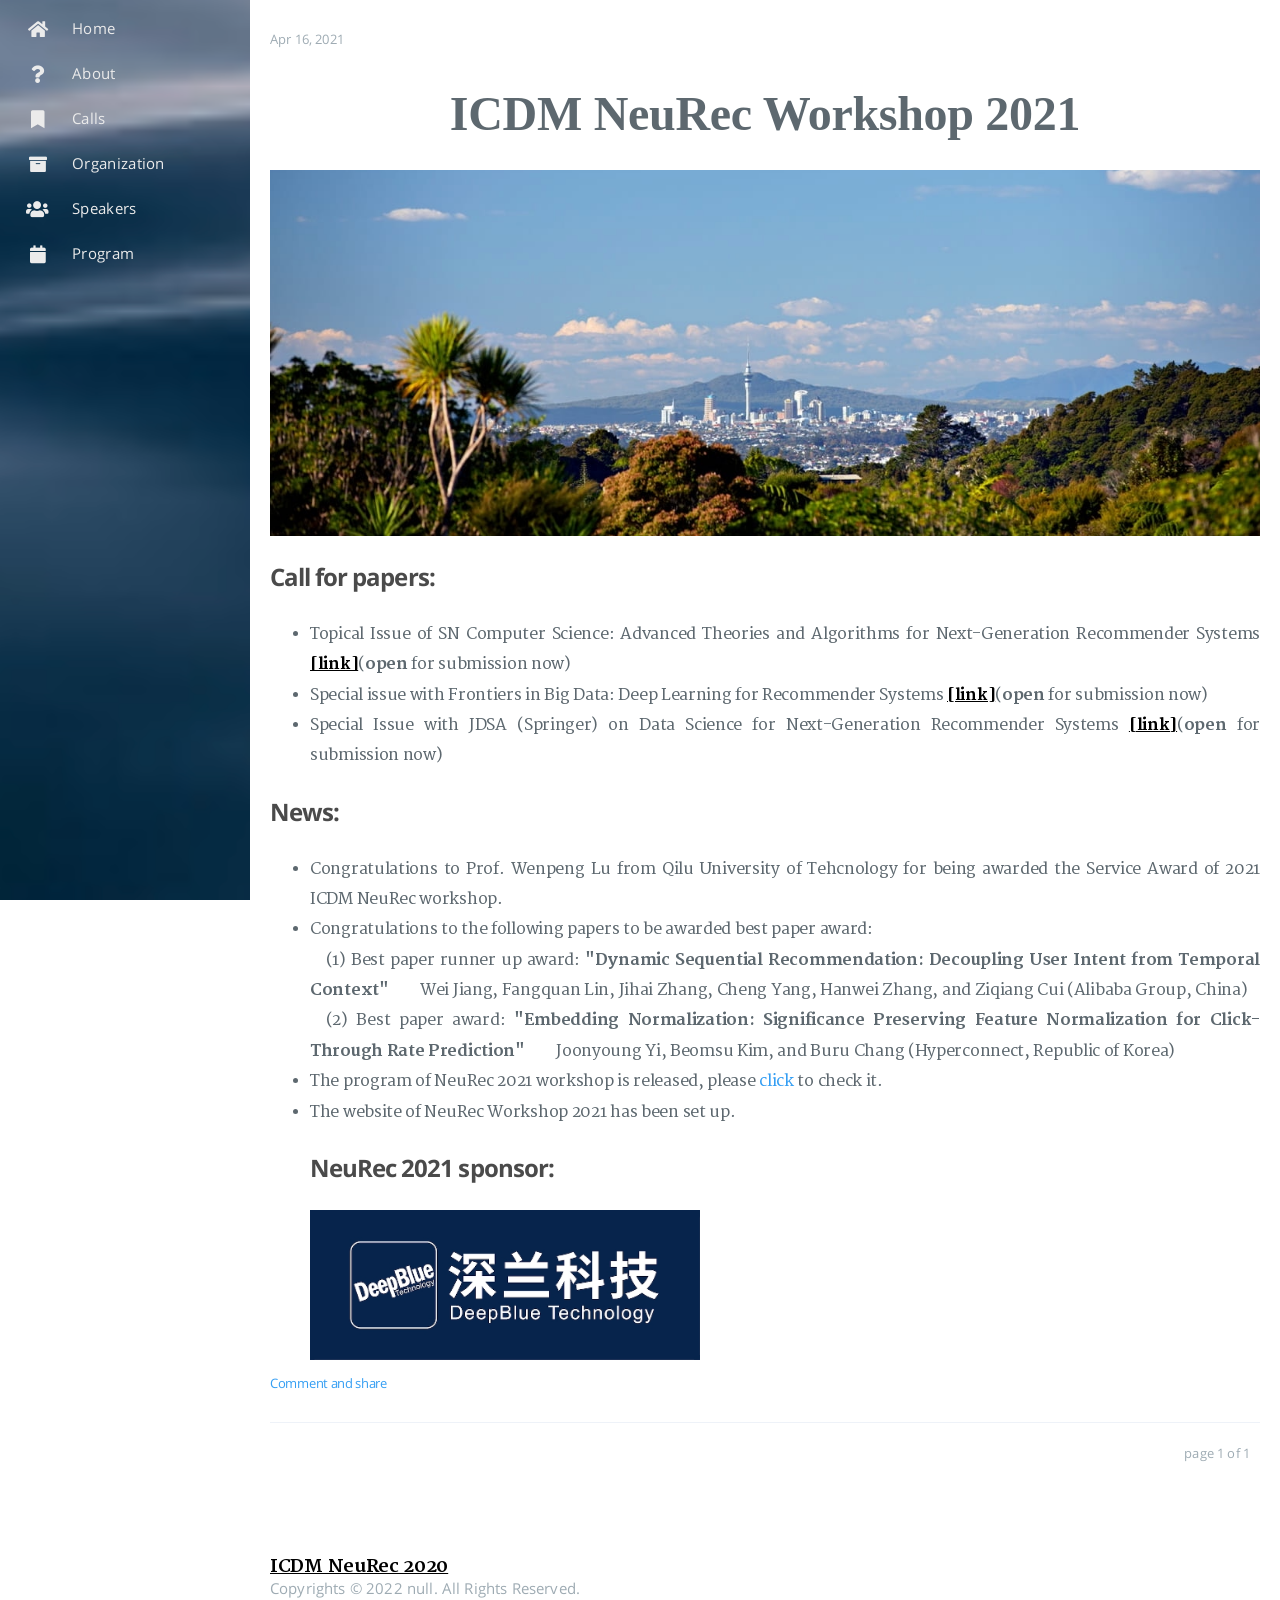
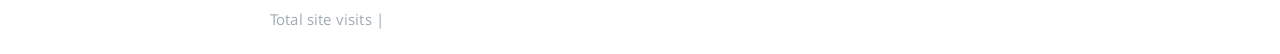
<file: index.html>
<!DOCTYPE html>
<html lang="en">
    
<head>
    <meta charset="UTF-8">
    <meta name="viewport" content="width=device-width, initial-scale=1">
    <meta name="generator" content="NeuRec-Workshop">
    <title>NeuRec-Workshop</title>
    <meta name="author" content="">
    
    
    
    <script type="application/ld+json">{"@context":"http://schema.org","@type":"Website","@id":"http://example.com","author":{"@type":"Person","name":null,"sameAs":[]},"name":"NeuRec-Workshop","description":"","url":"http://example.com"}</script>
    <meta property="og:type" content="blog">
<meta property="og:title" content="NeuRec-Workshop">
<meta property="og:url" content="http://example.com/index.html">
<meta property="og:site_name" content="NeuRec-Workshop">
<meta property="og:locale" content="en_US">
<meta name="twitter:card" content="summary">
    
    
        
    
    
    
    
    
    <!--STYLES-->
    
<link rel="stylesheet" href="/assets/css/style-vzbkboope7addrrtkdxgheldasey05swj89wi1lljdxw4etprnqzjrxhk5us.min.css">

    <!--STYLES END-->
    

    

    
</head>

    <body>
        <div id="blog">
            <!-- Define author's picture -->


    

<header id="header" data-behavior="2">
    <i id="btn-open-sidebar" class="fa fa-lg fa-bars"></i>
    <div class="header-title">
        <a
            class="header-title-link"
            href="/"
            aria-label=""
        >
            NeuRec-Workshop
        </a>
    </div>
    
        
            <a
                class="header-right-picture "
                href="#about"
                aria-label="Open the link: /#about"
            >
        
        
        </a>
    
</header>

            <!-- Define author's picture -->


<nav id="sidebar" data-behavior="2">
    <div class="sidebar-container">
        
        
            <ul class="sidebar-buttons">
            
                <li class="sidebar-button">
                    
                        <a
                            class="sidebar-button-link "
                            href="/"
                            
                            rel="noopener"
                            title="Home"
                        >
                        <i class="sidebar-button-icon fa fa-home" aria-hidden="true"></i>
                        <span class="sidebar-button-desc">Home</span>
                    </a>
            </li>
            
                <li class="sidebar-button">
                    
                        <a
                            class="sidebar-button-link "
                            href="/About"
                            
                            rel="noopener"
                            title="About"
                        >
                        <i class="sidebar-button-icon fa fa-question" aria-hidden="true"></i>
                        <span class="sidebar-button-desc">About</span>
                    </a>
            </li>
            
                <li class="sidebar-button">
                    
                        <a
                            class="sidebar-button-link "
                            href="/Calls"
                            
                            rel="noopener"
                            title="Calls"
                        >
                        <i class="sidebar-button-icon fa fa-bookmark" aria-hidden="true"></i>
                        <span class="sidebar-button-desc">Calls</span>
                    </a>
            </li>
            
                <li class="sidebar-button">
                    
                        <a
                            class="sidebar-button-link "
                            href="/Organization"
                            
                            rel="noopener"
                            title="Organization"
                        >
                        <i class="sidebar-button-icon fa fa-archive" aria-hidden="true"></i>
                        <span class="sidebar-button-desc">Organization</span>
                    </a>
            </li>
            
                <li class="sidebar-button">
                    
                        <a
                            class="sidebar-button-link "
                            href="/Speakers"
                            
                            rel="noopener"
                            title="Speakers"
                        >
                        <i class="sidebar-button-icon fa fa-users" aria-hidden="true"></i>
                        <span class="sidebar-button-desc">Speakers</span>
                    </a>
            </li>
            
                <li class="sidebar-button">
                    
                        <a
                            class="sidebar-button-link "
                            href="/Program"
                            
                            rel="noopener"
                            title="Program"
                        >
                        <i class="sidebar-button-icon fa fa-calendar" aria-hidden="true"></i>
                        <span class="sidebar-button-desc">Program</span>
                    </a>
            </li>
            
        </ul>
        
    </div>
</nav>

            
            <div id="main" data-behavior="2"
                 class="
                        hasCoverMetaIn
                        ">
                <section class="postShorten-group main-content-wrap">
    
    
    <article class="postShorten postShorten--thumbnailimg-bottom">
        <div class="postShorten-wrap">
            
            <div class="postShorten-header">
                <h1 class="postShorten-title">
                    
                        <a
                            class="link-unstyled"
                            href="/2021/04/16/NeuRec-Workshop/"
                            aria-label=":  "
                        >
                             
                        </a>
                    
                </h1>
                <div class="postShorten-meta">
    <time datetime="2021-04-16T11:02:00+08:00">
	
		    Apr 16, 2021
    	
    </time>
    
</div>

            </div>
            
                <div class="postShorten-content">
                    <p><font face="Times New Roman" size="8"><center><b>ICDM NeuRec Workshop 2021</b></center></font><br><img src="/2021/04/16/NeuRec-Workshop/auck.jpg"></p>
<h2 id="Call-for-papers"><a href="#Call-for-papers" class="headerlink" title="Call for papers:"></a><strong>Call for papers:</strong></h2><ul>
<li>Topical Issue of SN Computer Science: Advanced Theories and Algorithms for Next-Generation Recommender Systems <a target="_blank" rel="noopener" href="https://resource-cms.springernature.com/springer-cms/rest/v1/content/18491852/data/v6" style="color:black"><b><u>[link]</u></b></a>(<strong>open</strong> for submission now)</li>
<li>Special issue with Frontiers in Big Data:  Deep Learning for Recommender Systems <a target="_blank" rel="noopener" href="https://www.frontiersin.org/research-topics/15969/deep-learning-for-recommender-systems" style="color:black"><b><u>[link]</u></b></a>(<strong>open</strong> for submission now)</li>
<li>Special Issue with JDSA (Springer) on Data Science for Next-Generation Recommender Systems <a target="_blank" rel="noopener" href="https://www.springer.com/journal/41060/updates/17193470" style="color:black"><b><u>[link]</u></b></a>(<strong>open</strong> for submission now)</li>
</ul>
<h2 id="News"><a href="#News" class="headerlink" title="News:"></a><strong>News:</strong></h2><ul>
<li>Congratulations to Prof. Wenpeng Lu from Qilu University of Tehcnology for being awarded the Service Award of 2021 ICDM NeuRec workshop.  </li>
<li>Congratulations to the following papers to be awarded best paper award:<br>&emsp;(1) Best paper runner up award: <b>&quot;Dynamic Sequential Recommendation: Decoupling User Intent from Temporal Context&quot;</b>&emsp;&emsp;Wei Jiang, Fangquan Lin, Jihai Zhang, Cheng Yang, Hanwei Zhang, and Ziqiang Cui (Alibaba Group, China)<br>&emsp;(2) Best paper award: <b>&quot;Embedding Normalization: Significance Preserving Feature Normalization for Click-Through Rate Prediction&quot;</b>&emsp;&emsp;Joonyoung Yi, Beomsu Kim, and Buru Chang (Hyperconnect, Republic of Korea)</li>
<li>The program of NeuRec 2021 workshop is released, please <a target="_blank" rel="noopener" href="https://neurec21.github.io/Program/">click</a> to check it.</li>
<li>The website of NeuRec Workshop 2021 has been set up.<h2 id="NeuRec-2021-sponsor"><a href="#NeuRec-2021-sponsor" class="headerlink" title="NeuRec 2021 sponsor:"></a><strong>NeuRec 2021 sponsor:</strong></h2><a target="_blank" rel="noopener" href="https://www.deepblueai.com/"> <img src="/2021/04/16/NeuRec-Workshop/deepblue.jpg" width="300" height="300" style="zoom:50%"> </a></li>
</ul>
<style>
.demo{
position: absolute; 
bottom: -200px; 
width: 100%; 
height: 70px;/*脚部的高度*/ 
clear:both; 
}
</style>

<div class="demo">
<a target="_blank" rel="noopener" href="https://datasj.github.io/" style="color:black"><b><u><font size="4">ICDM NeuRec 2020</font></u></b></a>
</div>



                    
                        


                    
                    
                        <p>
                            <a
                                href="/2021/04/16/NeuRec-Workshop/#post-footer"
                                class="postShorten-excerpt_link link"
                                aria-label=""
                            >
                                Comment and share
                            </a>
                        </p>
                    
                </div>
            
        </div>
        
    </article>
    
    <div class="pagination-bar">
    <ul class="pagination">
        
        
        <li class="pagination-number">page 1 of 1</li>
    </ul>
</div>

</section>


                <footer id="footer" class="main-content-wrap">
    <span class="copyrights">
        Copyrights &copy; 2022 null. All Rights Reserved.</span>
        <br>
          <!-- 不蒜子统计 -->
          <span id="busuanzi_container_site_pv">
            Total site visits <span id="busuanzi_value_site_pv"></span>
          </span>
          <span class="post-meta-divider">|</span>
          <span id="busuanzi_container_site_uv" style='display:none'>
            Number of visitors <span id="busuanzi_value_site_uv"></span>
          </span>
          <script async src="//busuanzi.ibruce.info/busuanzi/2.3/busuanzi.pure.mini.js"></script>
</footer>

            </div>
            
        </div>
        


<div id="about">
    <div id="about-card">
        <div id="about-btn-close">
            <i class="fa fa-times"></i>
        </div>
        
            <h4 id="about-card-name"></h4>
        
            <div id="about-card-bio"><p>author.bio</p>
</div>
        
        
            <div id="about-card-job">
                <i class="fa fa-briefcase"></i>
                <br/>
                <p>author.job</p>

            </div>
        
        
    </div>
</div>

        
        
<div id="cover" style="background-image:url('/assets/images/blue.jpg');"></div>
        <!--SCRIPTS-->

<script src="/assets/js/script-xehufl98aeflz2ylnmqkdmmzicsbdpqvxbnkexe95dbcmdagmdur3wnlqwwa.min.js"></script>

<!--SCRIPTS END-->





    </body>
</html>
</file>
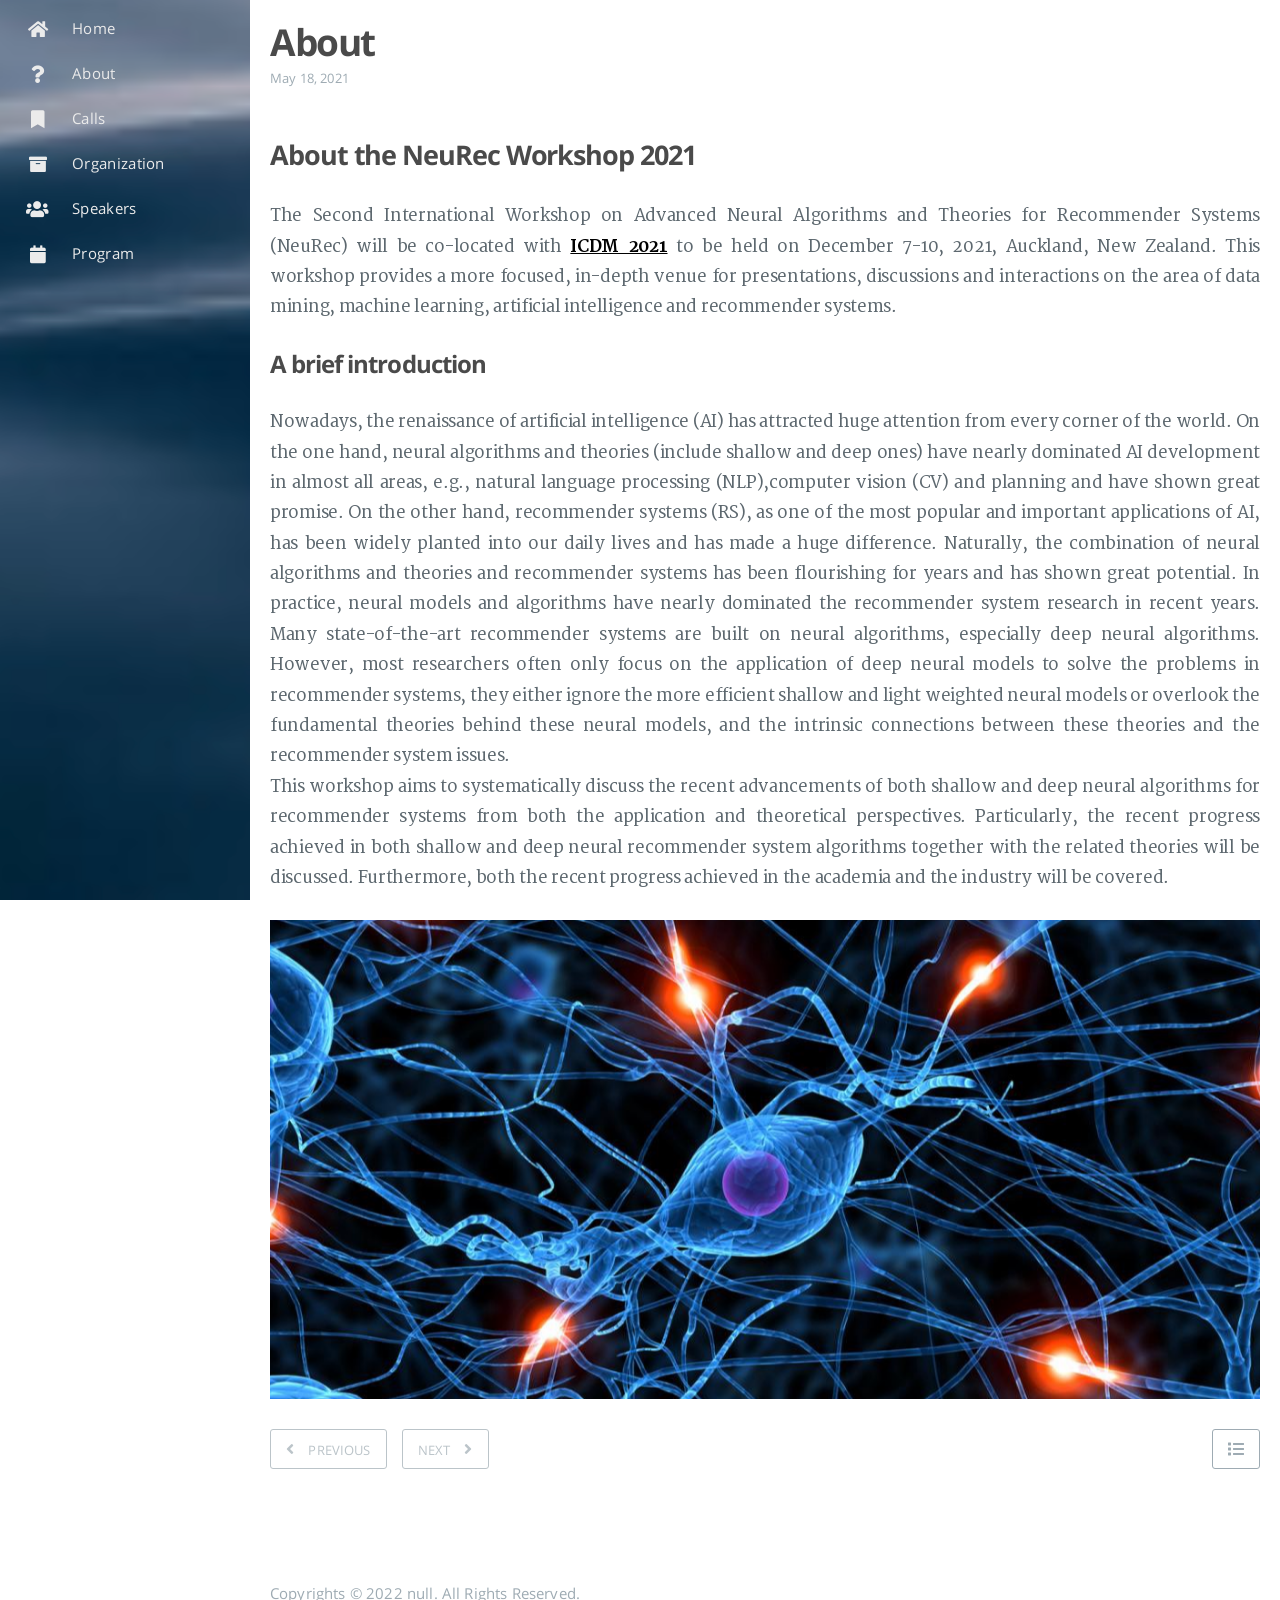
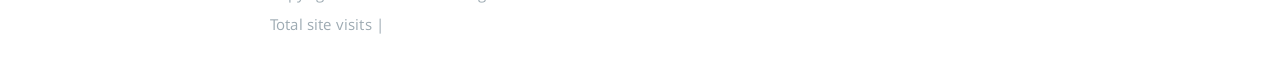
<file: About/index.html>
<!DOCTYPE html>
<html lang="en">
    
<head>
    <meta charset="UTF-8">
    <meta name="viewport" content="width=device-width, initial-scale=1">
    <meta name="generator" content="NeuRec-Workshop">
    <title>About - NeuRec-Workshop</title>
    <meta name="author" content="">
    
    
    
    <script type="application/ld+json">{"@context":"http://schema.org","@type":"Website","@id":"http://example.com","author":{"@type":"Person","name":null,"sameAs":[]},"name":"NeuRec-Workshop","description":"","url":"http://example.com"}</script>
    <meta name="description" content="About the NeuRec Workshop 2021The Second International Workshop on Advanced Neural Algorithms and Theories for Recommender Systems (NeuRec) will be co-located with ICDM 2021 to be held on December 7-1">
<meta property="og:type" content="blog">
<meta property="og:title" content="About">
<meta property="og:url" content="http://example.com/About/index.html">
<meta property="og:site_name" content="NeuRec-Workshop">
<meta property="og:description" content="About the NeuRec Workshop 2021The Second International Workshop on Advanced Neural Algorithms and Theories for Recommender Systems (NeuRec) will be co-located with ICDM 2021 to be held on December 7-1">
<meta property="og:locale" content="en_US">
<meta property="og:image" content="http://example.com/About/index/null.jpg">
<meta property="og:image" content="http://example.com/About/index/dl.jpg">
<meta property="article:published_time" content="2021-05-18T07:28:50.000Z">
<meta property="article:modified_time" content="2021-05-19T00:46:52.701Z">
<meta name="twitter:card" content="summary">
<meta name="twitter:image" content="http://example.com/About/index/null.jpg">
    
    
        
    
    
    
    
    
    <!--STYLES-->
    
<link rel="stylesheet" href="/assets/css/style-vzbkboope7addrrtkdxgheldasey05swj89wi1lljdxw4etprnqzjrxhk5us.min.css">

    <!--STYLES END-->
    

    

    
        
    
</head>

    <body>
        <div id="blog">
            <!-- Define author's picture -->


    

<header id="header" data-behavior="2">
    <i id="btn-open-sidebar" class="fa fa-lg fa-bars"></i>
    <div class="header-title">
        <a
            class="header-title-link"
            href="/"
            aria-label=""
        >
            NeuRec-Workshop
        </a>
    </div>
    
        
            <a
                class="header-right-picture "
                href="#about"
                aria-label="Open the link: /#about"
            >
        
        
        </a>
    
</header>

            <!-- Define author's picture -->


<nav id="sidebar" data-behavior="2">
    <div class="sidebar-container">
        
        
            <ul class="sidebar-buttons">
            
                <li class="sidebar-button">
                    
                        <a
                            class="sidebar-button-link "
                            href="/"
                            
                            rel="noopener"
                            title="Home"
                        >
                        <i class="sidebar-button-icon fa fa-home" aria-hidden="true"></i>
                        <span class="sidebar-button-desc">Home</span>
                    </a>
            </li>
            
                <li class="sidebar-button">
                    
                        <a
                            class="sidebar-button-link "
                            href="/About"
                            
                            rel="noopener"
                            title="About"
                        >
                        <i class="sidebar-button-icon fa fa-question" aria-hidden="true"></i>
                        <span class="sidebar-button-desc">About</span>
                    </a>
            </li>
            
                <li class="sidebar-button">
                    
                        <a
                            class="sidebar-button-link "
                            href="/Calls"
                            
                            rel="noopener"
                            title="Calls"
                        >
                        <i class="sidebar-button-icon fa fa-bookmark" aria-hidden="true"></i>
                        <span class="sidebar-button-desc">Calls</span>
                    </a>
            </li>
            
                <li class="sidebar-button">
                    
                        <a
                            class="sidebar-button-link "
                            href="/Organization"
                            
                            rel="noopener"
                            title="Organization"
                        >
                        <i class="sidebar-button-icon fa fa-archive" aria-hidden="true"></i>
                        <span class="sidebar-button-desc">Organization</span>
                    </a>
            </li>
            
                <li class="sidebar-button">
                    
                        <a
                            class="sidebar-button-link "
                            href="/Speakers"
                            
                            rel="noopener"
                            title="Speakers"
                        >
                        <i class="sidebar-button-icon fa fa-users" aria-hidden="true"></i>
                        <span class="sidebar-button-desc">Speakers</span>
                    </a>
            </li>
            
                <li class="sidebar-button">
                    
                        <a
                            class="sidebar-button-link "
                            href="/Program"
                            
                            rel="noopener"
                            title="Program"
                        >
                        <i class="sidebar-button-icon fa fa-calendar" aria-hidden="true"></i>
                        <span class="sidebar-button-desc">Program</span>
                    </a>
            </li>
            
        </ul>
        
    </div>
</nav>

            
            <div id="main" data-behavior="2"
                 class="
                        hasCoverMetaIn
                        ">
                
<article class="post">
    
    
        <div class="post-header main-content-wrap text-left">
    
        <h1 class="post-title">
            About
        </h1>
    
    
        <div class="post-meta">
    <time datetime="2021-05-18T15:28:50+08:00">
	
		    May 18, 2021
    	
    </time>
    
</div>

    
</div>

    
    <div class="post-content markdown">
        <div class="main-content-wrap">
            <h2 id="About-the-NeuRec-Workshop-2021"><a href="#About-the-NeuRec-Workshop-2021" class="headerlink" title="About the NeuRec Workshop 2021"></a><strong>About the NeuRec Workshop 2021</strong></h2><p>The Second International Workshop on Advanced Neural Algorithms and Theories for Recommender Systems (NeuRec) will be co-located with <a target="_blank" rel="noopener" href="https://icdm2021.auckland.ac.nz/" style="color:black"><b><u>ICDM 2021</u></b></a> to be held on December 7-10, 2021, Auckland, New Zealand. This workshop provides a more focused, in-depth venue for presentations, discussions and interactions on the area of data mining, machine learning, artificial intelligence and recommender systems.</p>
<h3 id="A-brief-introduction"><a href="#A-brief-introduction" class="headerlink" title="A brief introduction"></a>A brief introduction</h3><p>Nowadays, the renaissance of artificial intelligence (AI) has attracted huge attention from every corner of the world.  On the one hand,  neural algorithms and theories (include shallow and deep ones) have nearly dominated AI development in almost all areas, e.g., natural language processing (NLP),computer vision (CV) and planning and have shown great promise. On the other hand, recommender systems (RS), as one of the most popular and important applications of AI, has been widely planted into our daily lives and has made a huge difference. Naturally, the combination of neural algorithms and theories and recommender systems has been flourishing for years and has shown great potential. In practice, neural models and algorithms have nearly dominated the recommender system research in recent years.  Many state-of-the-art recommender systems are built on neural algorithms, especially deep neural algorithms. However, most researchers often only focus on the application of deep neural models to solve the problems in recommender systems, they either ignore the more efficient shallow and light weighted neural models or overlook the fundamental theories behind these neural models, and the intrinsic connections between these theories and the recommender system issues.<br>This workshop aims to systematically discuss the recent advancements of both shallow and deep neural algorithms for recommender systems from both the application and theoretical perspectives. Particularly, the recent progress achieved in both shallow and deep neural recommender system algorithms together with the related theories will be discussed. Furthermore, both the recent progress achieved in the academia and the industry will be covered.</p>
<div class="figure " style="width:1px;"><a class="fancybox" href="null.jpg" title data-caption data-fancybox="default"><img class="fig-img" src="/About/index/null.jpg" style="width:1px;height:1px;" alt></a></div><div style="clear:both;"></div>
<p><img src="/About/index/dl.jpg"></p>

            


        </div>
    </div>
    <div id="post-footer" class="post-footer main-content-wrap">
        
        
            <div class="post-actions-wrap">
    <nav>
        <ul class="post-actions post-action-nav">
            <li class="post-action">
                
                    <a
                        class="post-action-btn btn btn--disabled"
                        aria-hidden="true"
                    >
                        
                        <i class="fa fa-angle-left" aria-hidden="true"></i>
                        <span class="hide-xs hide-sm text-small icon-ml">PREVIOUS</span>
                    </a>
            </li>
            <li class="post-action">
                
                    <a
                        class="post-action-btn btn btn--disabled"
                        aria-hidden="true"
                    >
                        
                        <span class="hide-xs hide-sm text-small icon-mr">NEXT</span>
                        <i class="fa fa-angle-right" aria-hidden="true"></i>
                    </a>
            </li>
        </ul>
    </nav>
    <ul class="post-actions post-action-share">
        <li class="post-action hide-lg hide-md hide-sm">
            <a
                class="post-action-btn btn btn--default btn-open-shareoptions"
                href="#btn-open-shareoptions"
                aria-label="Share this post"
            >
                <i class="fa fa-share-alt" aria-hidden="true"></i>
            </a>
        </li>
        
        
            
        
        <li class="post-action">
            
                <a class="post-action-btn btn btn--default" href="#" aria-label="Back to top">
            
                <i class="fa fa-list" aria-hidden="true"></i>
            </a>
        </li>
    </ul>
</div>


        
        
            
        
    </div>
</article>



                <footer id="footer" class="main-content-wrap">
    <span class="copyrights">
        Copyrights &copy; 2022 null. All Rights Reserved.</span>
        <br>
          <!-- 不蒜子统计 -->
          <span id="busuanzi_container_site_pv">
            Total site visits <span id="busuanzi_value_site_pv"></span>
          </span>
          <span class="post-meta-divider">|</span>
          <span id="busuanzi_container_site_uv" style='display:none'>
            Number of visitors <span id="busuanzi_value_site_uv"></span>
          </span>
          <script async src="//busuanzi.ibruce.info/busuanzi/2.3/busuanzi.pure.mini.js"></script>
</footer>

            </div>
            
        </div>
        


<div id="about">
    <div id="about-card">
        <div id="about-btn-close">
            <i class="fa fa-times"></i>
        </div>
        
            <h4 id="about-card-name"></h4>
        
            <div id="about-card-bio"><p>author.bio</p>
</div>
        
        
            <div id="about-card-job">
                <i class="fa fa-briefcase"></i>
                <br/>
                <p>author.job</p>

            </div>
        
        
    </div>
</div>

        
        
<div id="cover" style="background-image:url('/assets/images/blue.jpg');"></div>
        <!--SCRIPTS-->

<script src="/assets/js/script-xehufl98aeflz2ylnmqkdmmzicsbdpqvxbnkexe95dbcmdagmdur3wnlqwwa.min.js"></script>

<!--SCRIPTS END-->


    




    </body>
</html>
</file>
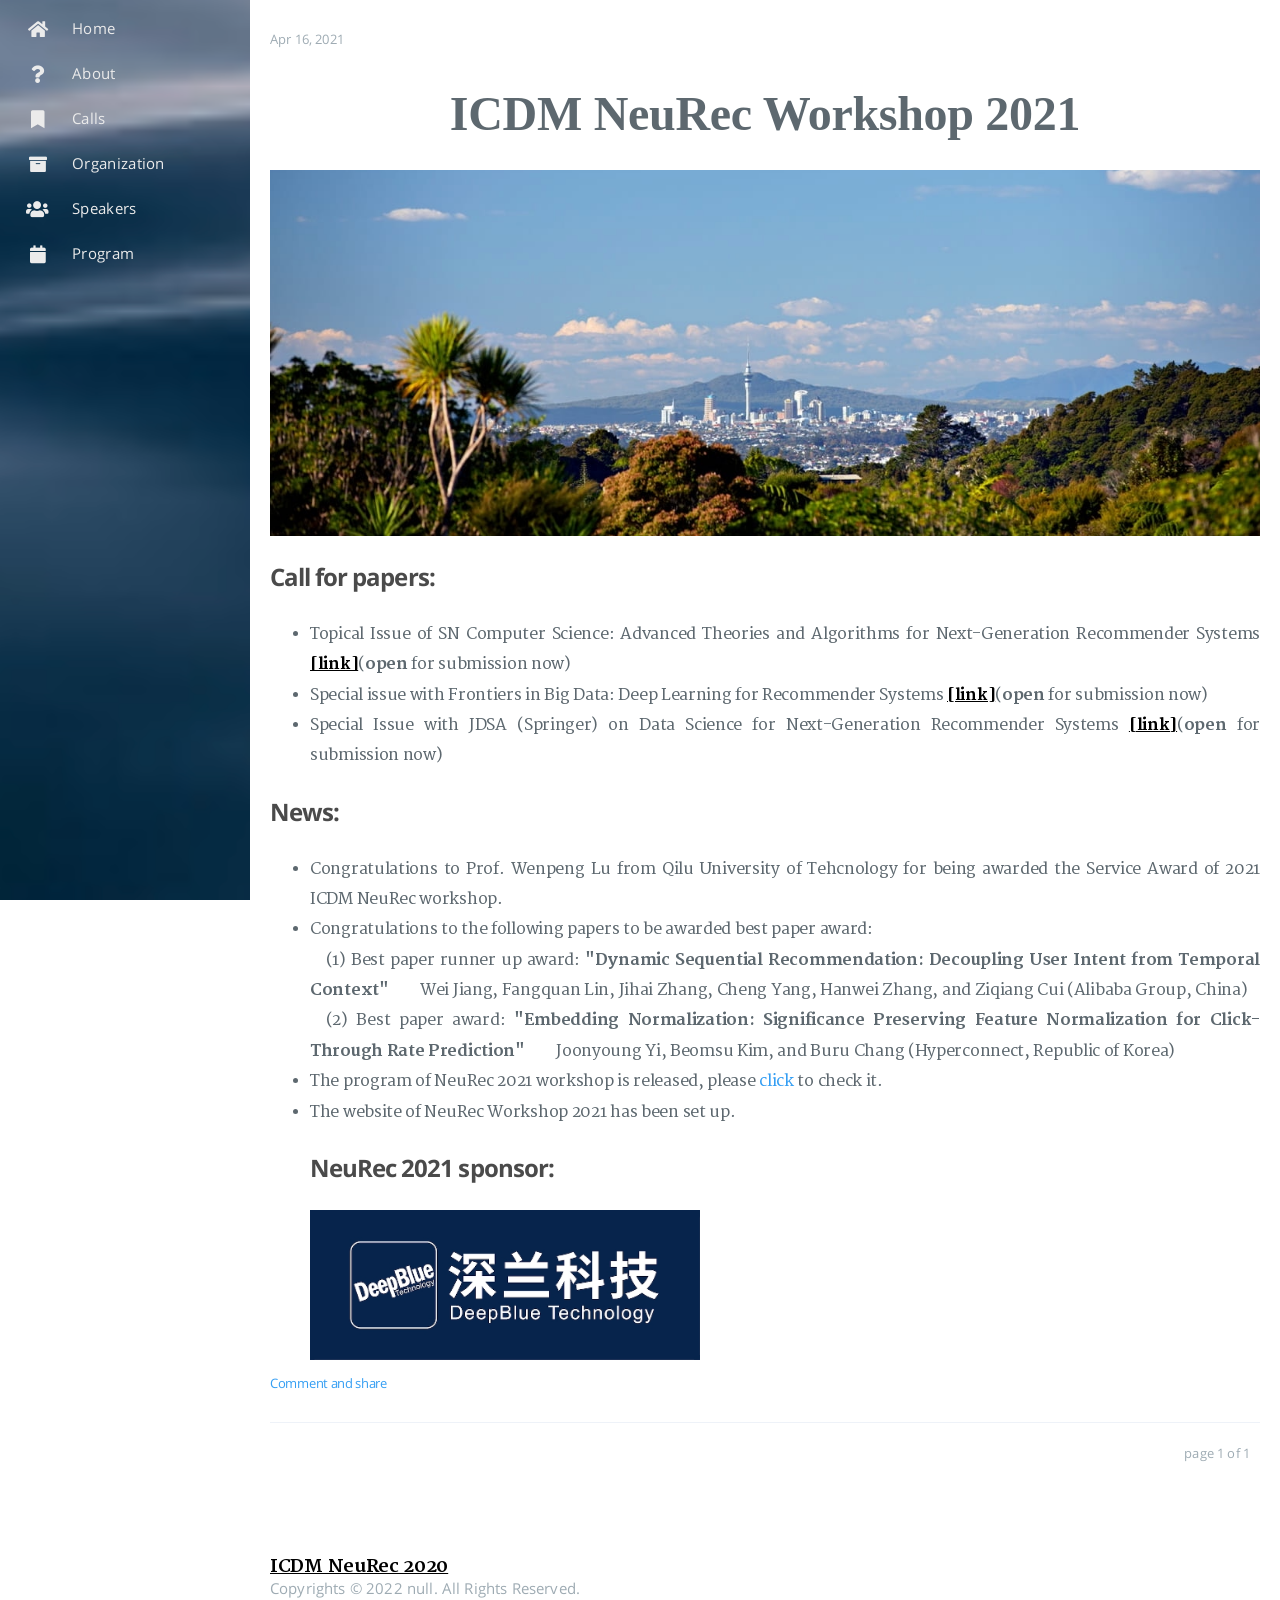
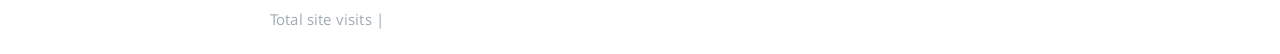
<file: archives/index.html>
<!DOCTYPE html>
<html lang="en">
    
<head>
    <meta charset="UTF-8">
    <meta name="viewport" content="width=device-width, initial-scale=1">
    <meta name="generator" content="NeuRec-Workshop">
    <title>Archives - NeuRec-Workshop</title>
    <meta name="author" content="">
    
    
    
    <script type="application/ld+json">{}</script>
    <meta property="og:type" content="blog">
<meta property="og:title" content="NeuRec-Workshop">
<meta property="og:url" content="http://example.com/archives/index.html">
<meta property="og:site_name" content="NeuRec-Workshop">
<meta property="og:locale" content="en_US">
<meta name="twitter:card" content="summary">
    
    
        
    
    
    
    
    
    <!--STYLES-->
    
<link rel="stylesheet" href="/assets/css/style-vzbkboope7addrrtkdxgheldasey05swj89wi1lljdxw4etprnqzjrxhk5us.min.css">

    <!--STYLES END-->
    

    

    
</head>

    <body>
        <div id="blog">
            <!-- Define author's picture -->


    

<header id="header" data-behavior="2">
    <i id="btn-open-sidebar" class="fa fa-lg fa-bars"></i>
    <div class="header-title">
        <a
            class="header-title-link"
            href="/"
            aria-label=""
        >
            NeuRec-Workshop
        </a>
    </div>
    
        
            <a
                class="header-right-picture "
                href="#about"
                aria-label="Open the link: /#about"
            >
        
        
        </a>
    
</header>

            <!-- Define author's picture -->


<nav id="sidebar" data-behavior="2">
    <div class="sidebar-container">
        
        
            <ul class="sidebar-buttons">
            
                <li class="sidebar-button">
                    
                        <a
                            class="sidebar-button-link "
                            href="/"
                            
                            rel="noopener"
                            title="Home"
                        >
                        <i class="sidebar-button-icon fa fa-home" aria-hidden="true"></i>
                        <span class="sidebar-button-desc">Home</span>
                    </a>
            </li>
            
                <li class="sidebar-button">
                    
                        <a
                            class="sidebar-button-link "
                            href="/About"
                            
                            rel="noopener"
                            title="About"
                        >
                        <i class="sidebar-button-icon fa fa-question" aria-hidden="true"></i>
                        <span class="sidebar-button-desc">About</span>
                    </a>
            </li>
            
                <li class="sidebar-button">
                    
                        <a
                            class="sidebar-button-link "
                            href="/Calls"
                            
                            rel="noopener"
                            title="Calls"
                        >
                        <i class="sidebar-button-icon fa fa-bookmark" aria-hidden="true"></i>
                        <span class="sidebar-button-desc">Calls</span>
                    </a>
            </li>
            
                <li class="sidebar-button">
                    
                        <a
                            class="sidebar-button-link "
                            href="/Organization"
                            
                            rel="noopener"
                            title="Organization"
                        >
                        <i class="sidebar-button-icon fa fa-archive" aria-hidden="true"></i>
                        <span class="sidebar-button-desc">Organization</span>
                    </a>
            </li>
            
                <li class="sidebar-button">
                    
                        <a
                            class="sidebar-button-link "
                            href="/Speakers"
                            
                            rel="noopener"
                            title="Speakers"
                        >
                        <i class="sidebar-button-icon fa fa-users" aria-hidden="true"></i>
                        <span class="sidebar-button-desc">Speakers</span>
                    </a>
            </li>
            
                <li class="sidebar-button">
                    
                        <a
                            class="sidebar-button-link "
                            href="/Program"
                            
                            rel="noopener"
                            title="Program"
                        >
                        <i class="sidebar-button-icon fa fa-calendar" aria-hidden="true"></i>
                        <span class="sidebar-button-desc">Program</span>
                    </a>
            </li>
            
        </ul>
        
    </div>
</nav>

            
            <div id="main" data-behavior="2"
                 class="
                        hasCoverMetaIn
                        ">
                
    <section class="postShorten-group main-content-wrap">
    
    
    <article class="postShorten postShorten--thumbnailimg-bottom">
        <div class="postShorten-wrap">
            
            <div class="postShorten-header">
                <h1 class="postShorten-title">
                    
                        <a
                            class="link-unstyled"
                            href="/2021/04/16/NeuRec-Workshop/"
                            aria-label=":  "
                        >
                             
                        </a>
                    
                </h1>
                <div class="postShorten-meta">
    <time datetime="2021-04-16T11:02:00+08:00">
	
		    Apr 16, 2021
    	
    </time>
    
</div>

            </div>
            
                <div class="postShorten-content">
                    <p><font face="Times New Roman" size="8"><center><b>ICDM NeuRec Workshop 2021</b></center></font><br><img src="/2021/04/16/NeuRec-Workshop/auck.jpg"></p>
<h2 id="Call-for-papers"><a href="#Call-for-papers" class="headerlink" title="Call for papers:"></a><strong>Call for papers:</strong></h2><ul>
<li>Topical Issue of SN Computer Science: Advanced Theories and Algorithms for Next-Generation Recommender Systems <a target="_blank" rel="noopener" href="https://resource-cms.springernature.com/springer-cms/rest/v1/content/18491852/data/v6" style="color:black"><b><u>[link]</u></b></a>(<strong>open</strong> for submission now)</li>
<li>Special issue with Frontiers in Big Data:  Deep Learning for Recommender Systems <a target="_blank" rel="noopener" href="https://www.frontiersin.org/research-topics/15969/deep-learning-for-recommender-systems" style="color:black"><b><u>[link]</u></b></a>(<strong>open</strong> for submission now)</li>
<li>Special Issue with JDSA (Springer) on Data Science for Next-Generation Recommender Systems <a target="_blank" rel="noopener" href="https://www.springer.com/journal/41060/updates/17193470" style="color:black"><b><u>[link]</u></b></a>(<strong>open</strong> for submission now)</li>
</ul>
<h2 id="News"><a href="#News" class="headerlink" title="News:"></a><strong>News:</strong></h2><ul>
<li>Congratulations to Prof. Wenpeng Lu from Qilu University of Tehcnology for being awarded the Service Award of 2021 ICDM NeuRec workshop.  </li>
<li>Congratulations to the following papers to be awarded best paper award:<br>&emsp;(1) Best paper runner up award: <b>&quot;Dynamic Sequential Recommendation: Decoupling User Intent from Temporal Context&quot;</b>&emsp;&emsp;Wei Jiang, Fangquan Lin, Jihai Zhang, Cheng Yang, Hanwei Zhang, and Ziqiang Cui (Alibaba Group, China)<br>&emsp;(2) Best paper award: <b>&quot;Embedding Normalization: Significance Preserving Feature Normalization for Click-Through Rate Prediction&quot;</b>&emsp;&emsp;Joonyoung Yi, Beomsu Kim, and Buru Chang (Hyperconnect, Republic of Korea)</li>
<li>The program of NeuRec 2021 workshop is released, please <a target="_blank" rel="noopener" href="https://neurec21.github.io/Program/">click</a> to check it.</li>
<li>The website of NeuRec Workshop 2021 has been set up.<h2 id="NeuRec-2021-sponsor"><a href="#NeuRec-2021-sponsor" class="headerlink" title="NeuRec 2021 sponsor:"></a><strong>NeuRec 2021 sponsor:</strong></h2><a target="_blank" rel="noopener" href="https://www.deepblueai.com/"> <img src="/2021/04/16/NeuRec-Workshop/deepblue.jpg" width="300" height="300" style="zoom:50%"> </a></li>
</ul>
<style>
.demo{
position: absolute; 
bottom: -200px; 
width: 100%; 
height: 70px;/*脚部的高度*/ 
clear:both; 
}
</style>

<div class="demo">
<a target="_blank" rel="noopener" href="https://datasj.github.io/" style="color:black"><b><u><font size="4">ICDM NeuRec 2020</font></u></b></a>
</div>



                    
                        


                    
                    
                        <p>
                            <a
                                href="/2021/04/16/NeuRec-Workshop/#post-footer"
                                class="postShorten-excerpt_link link"
                                aria-label=""
                            >
                                Comment and share
                            </a>
                        </p>
                    
                </div>
            
        </div>
        
    </article>
    
    <div class="pagination-bar">
    <ul class="pagination">
        
        
        <li class="pagination-number">page 1 of 1</li>
    </ul>
</div>

</section>



                <footer id="footer" class="main-content-wrap">
    <span class="copyrights">
        Copyrights &copy; 2022 null. All Rights Reserved.</span>
        <br>
          <!-- 不蒜子统计 -->
          <span id="busuanzi_container_site_pv">
            Total site visits <span id="busuanzi_value_site_pv"></span>
          </span>
          <span class="post-meta-divider">|</span>
          <span id="busuanzi_container_site_uv" style='display:none'>
            Number of visitors <span id="busuanzi_value_site_uv"></span>
          </span>
          <script async src="//busuanzi.ibruce.info/busuanzi/2.3/busuanzi.pure.mini.js"></script>
</footer>

            </div>
            
        </div>
        


<div id="about">
    <div id="about-card">
        <div id="about-btn-close">
            <i class="fa fa-times"></i>
        </div>
        
            <h4 id="about-card-name"></h4>
        
            <div id="about-card-bio"><p>author.bio</p>
</div>
        
        
            <div id="about-card-job">
                <i class="fa fa-briefcase"></i>
                <br/>
                <p>author.job</p>

            </div>
        
        
    </div>
</div>

        
        
<div id="cover" style="background-image:url('/assets/images/blue.jpg');"></div>
        <!--SCRIPTS-->

<script src="/assets/js/script-xehufl98aeflz2ylnmqkdmmzicsbdpqvxbnkexe95dbcmdagmdur3wnlqwwa.min.js"></script>

<!--SCRIPTS END-->





    </body>
</html>
</file>
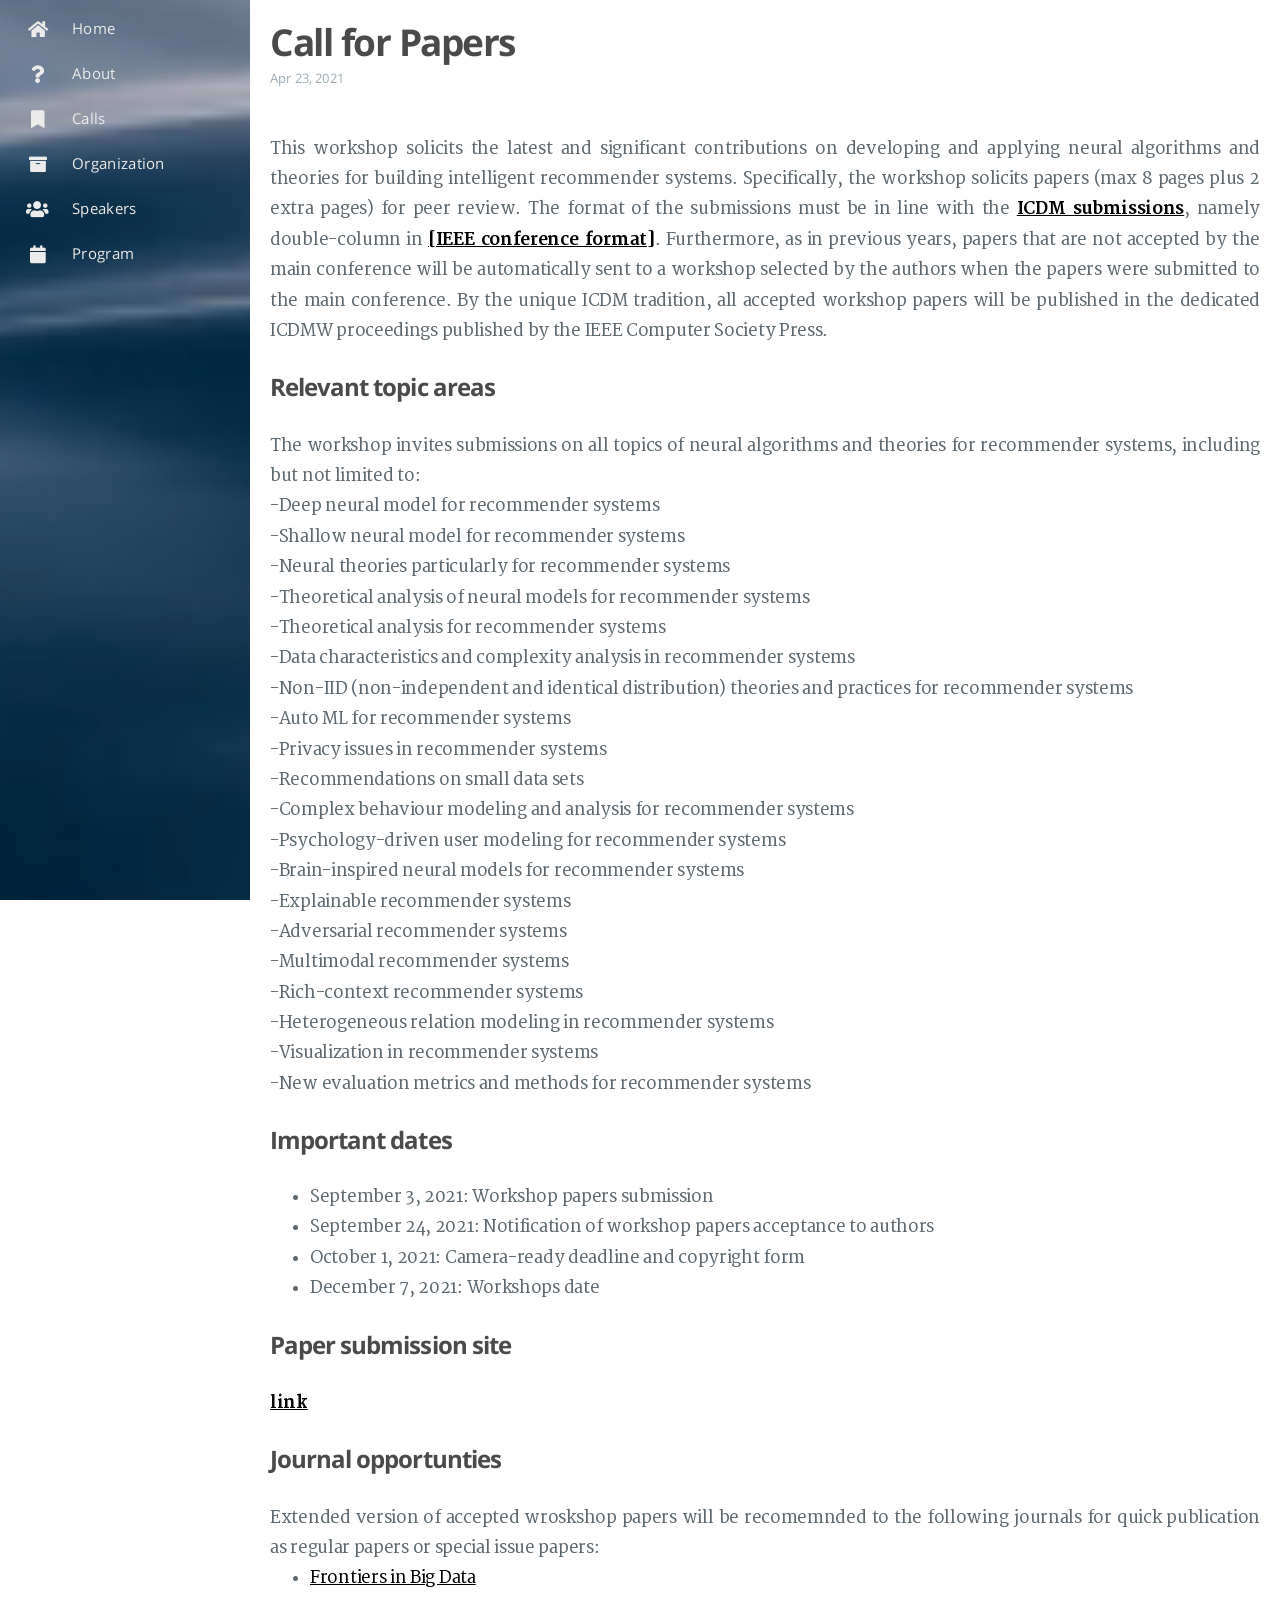
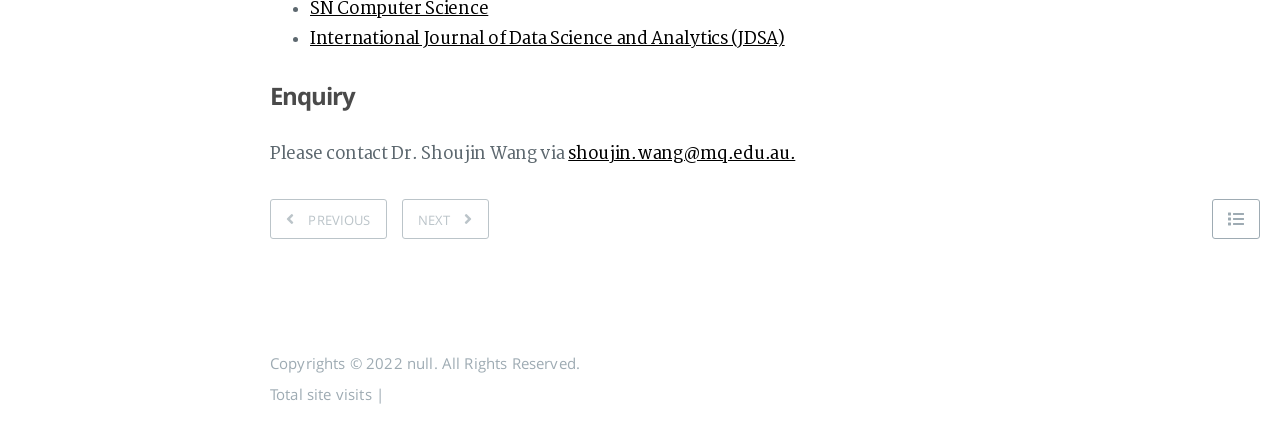
<file: Calls/index.html>
<!DOCTYPE html>
<html lang="en">
    
<head>
    <meta charset="UTF-8">
    <meta name="viewport" content="width=device-width, initial-scale=1">
    <meta name="generator" content="NeuRec-Workshop">
    <title>Call for Papers - NeuRec-Workshop</title>
    <meta name="author" content="">
    
    
    
    <script type="application/ld+json">{"@context":"http://schema.org","@type":"Website","@id":"http://example.com","author":{"@type":"Person","name":null,"sameAs":[]},"name":"NeuRec-Workshop","description":"","url":"http://example.com"}</script>
    <meta name="description" content="This workshop solicits the latest and significant contributions on developing and applying neural algorithms and theories for building intelligent recommender systems. Specifically, the workshop solic">
<meta property="og:type" content="blog">
<meta property="og:title" content="Call for Papers">
<meta property="og:url" content="http://example.com/Calls/index.html">
<meta property="og:site_name" content="NeuRec-Workshop">
<meta property="og:description" content="This workshop solicits the latest and significant contributions on developing and applying neural algorithms and theories for building intelligent recommender systems. Specifically, the workshop solic">
<meta property="og:locale" content="en_US">
<meta property="article:published_time" content="2021-04-23T01:36:43.000Z">
<meta property="article:modified_time" content="2021-05-19T00:56:58.121Z">
<meta name="twitter:card" content="summary">
    
    
        
    
    
    
    
    
    <!--STYLES-->
    
<link rel="stylesheet" href="/assets/css/style-vzbkboope7addrrtkdxgheldasey05swj89wi1lljdxw4etprnqzjrxhk5us.min.css">

    <!--STYLES END-->
    

    

    
        
    
</head>

    <body>
        <div id="blog">
            <!-- Define author's picture -->


    

<header id="header" data-behavior="2">
    <i id="btn-open-sidebar" class="fa fa-lg fa-bars"></i>
    <div class="header-title">
        <a
            class="header-title-link"
            href="/"
            aria-label=""
        >
            NeuRec-Workshop
        </a>
    </div>
    
        
            <a
                class="header-right-picture "
                href="#about"
                aria-label="Open the link: /#about"
            >
        
        
        </a>
    
</header>

            <!-- Define author's picture -->


<nav id="sidebar" data-behavior="2">
    <div class="sidebar-container">
        
        
            <ul class="sidebar-buttons">
            
                <li class="sidebar-button">
                    
                        <a
                            class="sidebar-button-link "
                            href="/"
                            
                            rel="noopener"
                            title="Home"
                        >
                        <i class="sidebar-button-icon fa fa-home" aria-hidden="true"></i>
                        <span class="sidebar-button-desc">Home</span>
                    </a>
            </li>
            
                <li class="sidebar-button">
                    
                        <a
                            class="sidebar-button-link "
                            href="/About"
                            
                            rel="noopener"
                            title="About"
                        >
                        <i class="sidebar-button-icon fa fa-question" aria-hidden="true"></i>
                        <span class="sidebar-button-desc">About</span>
                    </a>
            </li>
            
                <li class="sidebar-button">
                    
                        <a
                            class="sidebar-button-link "
                            href="/Calls"
                            
                            rel="noopener"
                            title="Calls"
                        >
                        <i class="sidebar-button-icon fa fa-bookmark" aria-hidden="true"></i>
                        <span class="sidebar-button-desc">Calls</span>
                    </a>
            </li>
            
                <li class="sidebar-button">
                    
                        <a
                            class="sidebar-button-link "
                            href="/Organization"
                            
                            rel="noopener"
                            title="Organization"
                        >
                        <i class="sidebar-button-icon fa fa-archive" aria-hidden="true"></i>
                        <span class="sidebar-button-desc">Organization</span>
                    </a>
            </li>
            
                <li class="sidebar-button">
                    
                        <a
                            class="sidebar-button-link "
                            href="/Speakers"
                            
                            rel="noopener"
                            title="Speakers"
                        >
                        <i class="sidebar-button-icon fa fa-users" aria-hidden="true"></i>
                        <span class="sidebar-button-desc">Speakers</span>
                    </a>
            </li>
            
                <li class="sidebar-button">
                    
                        <a
                            class="sidebar-button-link "
                            href="/Program"
                            
                            rel="noopener"
                            title="Program"
                        >
                        <i class="sidebar-button-icon fa fa-calendar" aria-hidden="true"></i>
                        <span class="sidebar-button-desc">Program</span>
                    </a>
            </li>
            
        </ul>
        
    </div>
</nav>

            
            <div id="main" data-behavior="2"
                 class="
                        hasCoverMetaIn
                        ">
                
<article class="post">
    
    
        <div class="post-header main-content-wrap text-left">
    
        <h1 class="post-title">
            Call for Papers
        </h1>
    
    
        <div class="post-meta">
    <time datetime="2021-04-23T09:36:43+08:00">
	
		    Apr 23, 2021
    	
    </time>
    
</div>

    
</div>

    
    <div class="post-content markdown">
        <div class="main-content-wrap">
            <p>This workshop solicits the latest and significant contributions on developing and applying neural algorithms and theories for building intelligent recommender systems. Specifically, the workshop solicits papers (max 8 pages plus 2 extra pages) for peer review. The format of the submissions must be in line with the <a target="_blank" rel="noopener" href="https://icdm2021.auckland.ac.nz/cfp/" style="color:black"><b><u>ICDM submissions</u></b></a>, namely double-column in <a target="_blank" rel="noopener" href="https://www.ieee.org/conferences/publishing/templates.html" style="color:black"><b><u>[IEEE conference format]</u></b></a>. Furthermore, as in previous years, papers that are not accepted by the main conference will be automatically sent to a workshop selected by the authors when the papers were submitted to the main conference. By the unique ICDM tradition, all accepted workshop papers will be published in the dedicated ICDMW proceedings published by the IEEE Computer Society Press.</p>
<h3 id="Relevant-topic-areas"><a href="#Relevant-topic-areas" class="headerlink" title="Relevant topic areas"></a>Relevant topic areas</h3><p>The workshop invites submissions on all topics of neural algorithms and theories for recommender systems, including but not limited to:<br>-Deep neural model for recommender systems<br>-Shallow neural model for recommender systems<br>-Neural theories particularly for recommender systems<br>-Theoretical analysis of neural models for recommender systems<br>-Theoretical analysis for recommender systems<br>-Data characteristics and complexity analysis in recommender systems<br>-Non-IID (non-independent and identical distribution) theories and practices for recommender systems<br>-Auto ML for recommender systems<br>-Privacy issues in recommender systems<br>-Recommendations on small data sets<br>-Complex behaviour modeling and analysis for recommender systems<br>-Psychology-driven user modeling for recommender systems<br>-Brain-inspired neural models for recommender systems<br>-Explainable recommender systems<br>-Adversarial recommender systems<br>-Multimodal recommender systems<br>-Rich-context recommender systems<br>-Heterogeneous relation modeling in recommender systems<br>-Visualization in recommender systems<br>-New evaluation metrics and methods for recommender systems</p>
<h3 id="Important-dates"><a href="#Important-dates" class="headerlink" title="Important dates"></a>Important dates</h3><ul>
<li>September 3, 2021: Workshop papers submission</li>
<li>September 24, 2021: Notification of workshop papers acceptance to authors</li>
<li>October 1, 2021: Camera-ready deadline and copyright form</li>
<li>December 7, 2021: Workshops date</li>
</ul>
<h3 id="Paper-submission-site"><a href="#Paper-submission-site" class="headerlink" title="Paper submission site"></a>Paper submission site</h3><p><a target="_blank" rel="noopener" href="https://wi-lab.com/cyberchair/2021/icdm21/scripts/submit.php?subarea=S01&undisplay_detail=1&wh=/cyberchair/2021/icdm21/scripts/ws_submit.php" style="color:black"><b><u>link</u></b></a></p>
<h3 id="Journal-opportunties"><a href="#Journal-opportunties" class="headerlink" title="Journal opportunties"></a>Journal opportunties</h3><p>Extended version of accepted wroskshop papers will be recomemnded to the following journals for quick publication as regular papers or special issue papers:</p>
<ul>
<li><a target="_blank" rel="noopener" href="https://www.frontiersin.org/research-topics/15969/deep-learning-for-recommender-systems" style="color:black"><u>Frontiers in Big Data</u></a></li>
<li><a target="_blank" rel="noopener" href="https://www.springer.com/journal/42979" style="color:black"><u>SN Computer Science</u></a></li>
<li><a target="_blank" rel="noopener" href="https://www.springer.com/journal/41060" style="color:black"><u>International Journal of Data Science and Analytics (JDSA)</u></a></li>
</ul>
<h3 id="Enquiry"><a href="#Enquiry" class="headerlink" title="Enquiry"></a>Enquiry</h3><p>Please contact Dr. Shoujin Wang via <a href="shoujin.wang@mq.edu.au." style="color:black"><u>shoujin.wang@mq.edu.au.</u></a></p>

            


        </div>
    </div>
    <div id="post-footer" class="post-footer main-content-wrap">
        
        
            <div class="post-actions-wrap">
    <nav>
        <ul class="post-actions post-action-nav">
            <li class="post-action">
                
                    <a
                        class="post-action-btn btn btn--disabled"
                        aria-hidden="true"
                    >
                        
                        <i class="fa fa-angle-left" aria-hidden="true"></i>
                        <span class="hide-xs hide-sm text-small icon-ml">PREVIOUS</span>
                    </a>
            </li>
            <li class="post-action">
                
                    <a
                        class="post-action-btn btn btn--disabled"
                        aria-hidden="true"
                    >
                        
                        <span class="hide-xs hide-sm text-small icon-mr">NEXT</span>
                        <i class="fa fa-angle-right" aria-hidden="true"></i>
                    </a>
            </li>
        </ul>
    </nav>
    <ul class="post-actions post-action-share">
        <li class="post-action hide-lg hide-md hide-sm">
            <a
                class="post-action-btn btn btn--default btn-open-shareoptions"
                href="#btn-open-shareoptions"
                aria-label="Share this post"
            >
                <i class="fa fa-share-alt" aria-hidden="true"></i>
            </a>
        </li>
        
        
            
        
        <li class="post-action">
            
                <a class="post-action-btn btn btn--default" href="#" aria-label="Back to top">
            
                <i class="fa fa-list" aria-hidden="true"></i>
            </a>
        </li>
    </ul>
</div>


        
        
            
        
    </div>
</article>



                <footer id="footer" class="main-content-wrap">
    <span class="copyrights">
        Copyrights &copy; 2022 null. All Rights Reserved.</span>
        <br>
          <!-- 不蒜子统计 -->
          <span id="busuanzi_container_site_pv">
            Total site visits <span id="busuanzi_value_site_pv"></span>
          </span>
          <span class="post-meta-divider">|</span>
          <span id="busuanzi_container_site_uv" style='display:none'>
            Number of visitors <span id="busuanzi_value_site_uv"></span>
          </span>
          <script async src="//busuanzi.ibruce.info/busuanzi/2.3/busuanzi.pure.mini.js"></script>
</footer>

            </div>
            
        </div>
        


<div id="about">
    <div id="about-card">
        <div id="about-btn-close">
            <i class="fa fa-times"></i>
        </div>
        
            <h4 id="about-card-name"></h4>
        
            <div id="about-card-bio"><p>author.bio</p>
</div>
        
        
            <div id="about-card-job">
                <i class="fa fa-briefcase"></i>
                <br/>
                <p>author.job</p>

            </div>
        
        
    </div>
</div>

        
        
<div id="cover" style="background-image:url('/assets/images/blue.jpg');"></div>
        <!--SCRIPTS-->

<script src="/assets/js/script-xehufl98aeflz2ylnmqkdmmzicsbdpqvxbnkexe95dbcmdagmdur3wnlqwwa.min.js"></script>

<!--SCRIPTS END-->


    




    </body>
</html>
</file>
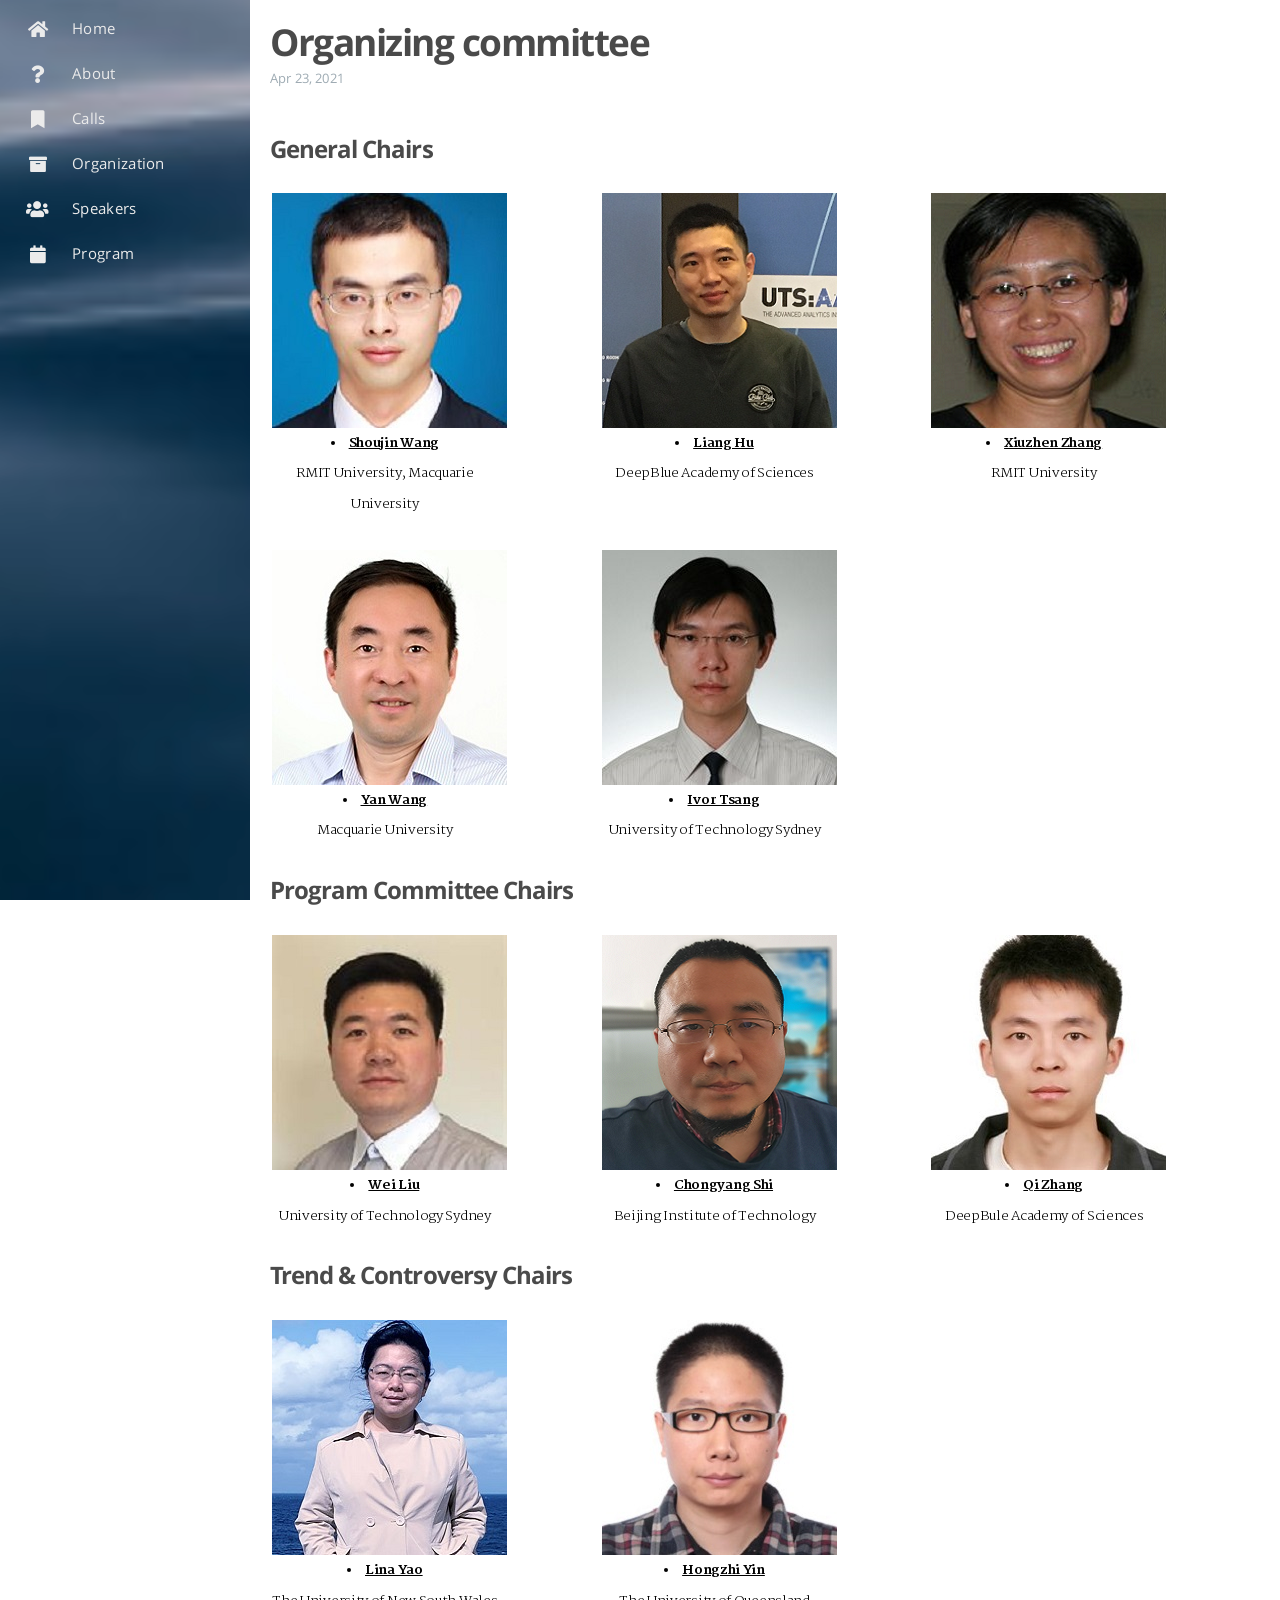
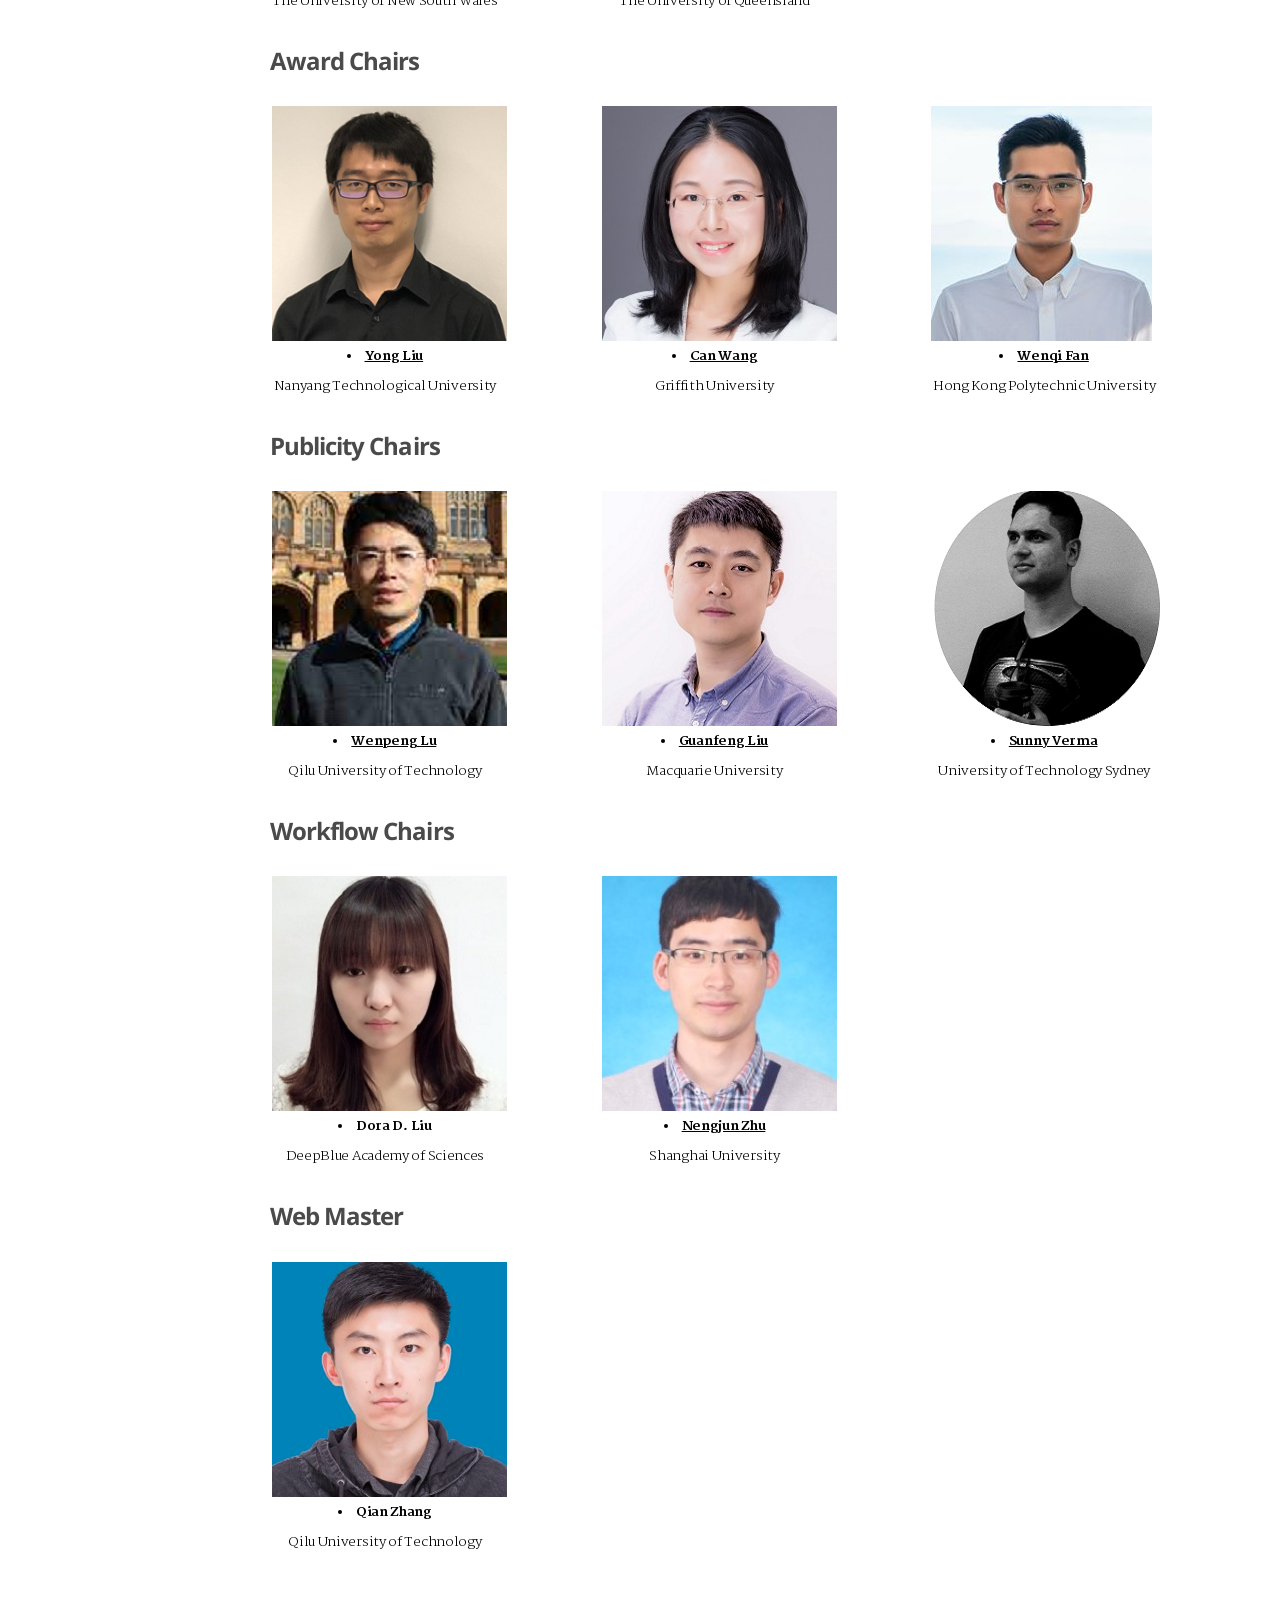
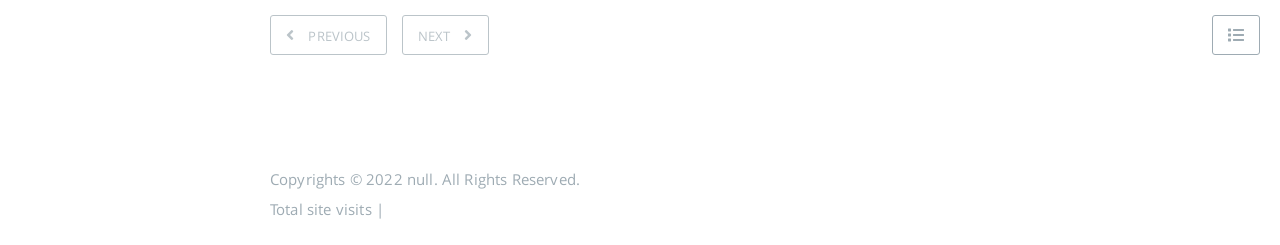
<file: Organization/index.html>
<!DOCTYPE html>
<html lang="en">
    
<head>
    <meta charset="UTF-8">
    <meta name="viewport" content="width=device-width, initial-scale=1">
    <meta name="generator" content="NeuRec-Workshop">
    <title>Organizing committee - NeuRec-Workshop</title>
    <meta name="author" content="">
    
    
    
    <script type="application/ld+json">{"@context":"http://schema.org","@type":"Website","@id":"http://example.com","author":{"@type":"Person","name":null,"sameAs":[]},"name":"NeuRec-Workshop","description":"","url":"http://example.com"}</script>
    <meta name="description" content="General ChairsShoujin Wang RMIT University, Macquarie University  Liang Hu DeepBlue Academy of Sciences  Xiuzhen Zhang RMIT University     Yan Wang Macquarie University  Ivor Tsang University of Techn">
<meta property="og:type" content="blog">
<meta property="og:title" content="Organizing committee">
<meta property="og:url" content="http://example.com/Organization/index.html">
<meta property="og:site_name" content="NeuRec-Workshop">
<meta property="og:description" content="General ChairsShoujin Wang RMIT University, Macquarie University  Liang Hu DeepBlue Academy of Sciences  Xiuzhen Zhang RMIT University     Yan Wang Macquarie University  Ivor Tsang University of Techn">
<meta property="og:locale" content="en_US">
<meta property="og:image" content="http://example.com/Organization/index/shoujinwang.jpg">
<meta property="og:image" content="http://example.com/Organization/index/lianghu.jpg">
<meta property="og:image" content="http://example.com/Organization/index/xiuzhen.jpg">
<meta property="og:image" content="http://example.com/Organization/index/null.jpg">
<meta property="og:image" content="http://example.com/Organization/index/yw.jpg">
<meta property="og:image" content="http://example.com/Organization/index/ivor.jpg">
<meta property="og:image" content="http://example.com/Organization/index/null.jpg">
<meta property="og:image" content="http://example.com/Organization/index/weiliu.jpg">
<meta property="og:image" content="http://example.com/Organization/index/chongyangshi.jpg">
<meta property="og:image" content="http://example.com/Organization/index/qizhang.jpg">
<meta property="og:image" content="http://example.com/Organization/index/null.jpg">
<meta property="og:image" content="http://example.com/Organization/index/lina.jpg">
<meta property="og:image" content="http://example.com/Organization/index/HongzhiYin.jpg">
<meta property="og:image" content="http://example.com/Organization/index/null.jpg">
<meta property="og:image" content="http://example.com/Organization/index/LiuYong.jpg">
<meta property="og:image" content="http://example.com/Organization/index/wangcan.jpg">
<meta property="og:image" content="http://example.com/Organization/index/wenqifan.jpg">
<meta property="og:image" content="http://example.com/Organization/index/null.jpg">
<meta property="og:image" content="http://example.com/Organization/index/wenpenglu.jpg">
<meta property="og:image" content="http://example.com/Organization/index/GuanfengLiu.jpg">
<meta property="og:image" content="http://example.com/Organization/index/sunny.jpg">
<meta property="og:image" content="http://example.com/Organization/index/null.jpg">
<meta property="og:image" content="http://example.com/Organization/index/dora.jpg">
<meta property="og:image" content="http://example.com/Organization/index/1111.jpg">
<meta property="og:image" content="http://example.com/Organization/index/null.jpg">
<meta property="og:image" content="http://example.com/Organization/index/zq.jpg">
<meta property="og:image" content="http://example.com/Organization/index/null.jpg">
<meta property="article:published_time" content="2021-04-23T05:17:54.000Z">
<meta property="article:modified_time" content="2021-09-05T10:46:40.018Z">
<meta name="twitter:card" content="summary">
<meta name="twitter:image" content="http://example.com/Organization/index/shoujinwang.jpg">
    
    
        
    
    
    
    
    
    <!--STYLES-->
    
<link rel="stylesheet" href="/assets/css/style-vzbkboope7addrrtkdxgheldasey05swj89wi1lljdxw4etprnqzjrxhk5us.min.css">

    <!--STYLES END-->
    

    

    
        
    
</head>

    <body>
        <div id="blog">
            <!-- Define author's picture -->


    

<header id="header" data-behavior="2">
    <i id="btn-open-sidebar" class="fa fa-lg fa-bars"></i>
    <div class="header-title">
        <a
            class="header-title-link"
            href="/"
            aria-label=""
        >
            NeuRec-Workshop
        </a>
    </div>
    
        
            <a
                class="header-right-picture "
                href="#about"
                aria-label="Open the link: /#about"
            >
        
        
        </a>
    
</header>

            <!-- Define author's picture -->


<nav id="sidebar" data-behavior="2">
    <div class="sidebar-container">
        
        
            <ul class="sidebar-buttons">
            
                <li class="sidebar-button">
                    
                        <a
                            class="sidebar-button-link "
                            href="/"
                            
                            rel="noopener"
                            title="Home"
                        >
                        <i class="sidebar-button-icon fa fa-home" aria-hidden="true"></i>
                        <span class="sidebar-button-desc">Home</span>
                    </a>
            </li>
            
                <li class="sidebar-button">
                    
                        <a
                            class="sidebar-button-link "
                            href="/About"
                            
                            rel="noopener"
                            title="About"
                        >
                        <i class="sidebar-button-icon fa fa-question" aria-hidden="true"></i>
                        <span class="sidebar-button-desc">About</span>
                    </a>
            </li>
            
                <li class="sidebar-button">
                    
                        <a
                            class="sidebar-button-link "
                            href="/Calls"
                            
                            rel="noopener"
                            title="Calls"
                        >
                        <i class="sidebar-button-icon fa fa-bookmark" aria-hidden="true"></i>
                        <span class="sidebar-button-desc">Calls</span>
                    </a>
            </li>
            
                <li class="sidebar-button">
                    
                        <a
                            class="sidebar-button-link "
                            href="/Organization"
                            
                            rel="noopener"
                            title="Organization"
                        >
                        <i class="sidebar-button-icon fa fa-archive" aria-hidden="true"></i>
                        <span class="sidebar-button-desc">Organization</span>
                    </a>
            </li>
            
                <li class="sidebar-button">
                    
                        <a
                            class="sidebar-button-link "
                            href="/Speakers"
                            
                            rel="noopener"
                            title="Speakers"
                        >
                        <i class="sidebar-button-icon fa fa-users" aria-hidden="true"></i>
                        <span class="sidebar-button-desc">Speakers</span>
                    </a>
            </li>
            
                <li class="sidebar-button">
                    
                        <a
                            class="sidebar-button-link "
                            href="/Program"
                            
                            rel="noopener"
                            title="Program"
                        >
                        <i class="sidebar-button-icon fa fa-calendar" aria-hidden="true"></i>
                        <span class="sidebar-button-desc">Program</span>
                    </a>
            </li>
            
        </ul>
        
    </div>
</nav>

            
            <div id="main" data-behavior="2"
                 class="
                        hasCoverMetaIn
                        ">
                
<article class="post">
    
    
        <div class="post-header main-content-wrap text-left">
    
        <h1 class="post-title">
            Organizing committee
        </h1>
    
    
        <div class="post-meta">
    <time datetime="2021-04-23T13:17:54+08:00">
	
		    Apr 23, 2021
    	
    </time>
    
</div>

    
</div>

    
    <div class="post-content markdown">
        <div class="main-content-wrap">
            <h3 id="General-Chairs"><a href="#General-Chairs" class="headerlink" title="General Chairs"></a>General Chairs</h3><div class="figure fig-33" style="width:;"><a class="fancybox" href="index/shoujinwang.jpg" title="<a href=https://sites.google.com/view/shoujinwanghome/ style=color:black><li><b><u>Shoujin Wang</u></b></li> RMIT University, Macquarie University</a>" data-caption="<a href=https://sites.google.com/view/shoujinwanghome/ style=color:black><li><b><u>Shoujin Wang</u></b></li> RMIT University, Macquarie University</a>" data-fancybox="default"><img class="fig-img" src="/Organization/index/shoujinwang.jpg" alt="<a href=https://sites.google.com/view/shoujinwanghome/ style=color:black><li><b><u>Shoujin Wang</u></b></li> RMIT University, Macquarie University</a>"></a><span class="caption"><a target="_blank" rel="noopener" href="https://sites.google.com/view/shoujinwanghome/" style="color:black"><li><b><u>Shoujin Wang</u></b></li> RMIT University, Macquarie University</a></span></div>

<div class="figure fig-33" style="width:;"><a class="fancybox" href="index/lianghu.jpg" title="<a href=https://sites.google.com/view/lianghu/home/ style=color:black><li><b><u>Liang Hu</u></b></li> DeepBlue Academy of Sciences</a>" data-caption="<a href=https://sites.google.com/view/lianghu/home/ style=color:black><li><b><u>Liang Hu</u></b></li> DeepBlue Academy of Sciences</a>" data-fancybox="default"><img class="fig-img" src="/Organization/index/lianghu.jpg" alt="<a href=https://sites.google.com/view/lianghu/home/ style=color:black><li><b><u>Liang Hu</u></b></li> DeepBlue Academy of Sciences</a>"></a><span class="caption"><a target="_blank" rel="noopener" href="https://sites.google.com/view/lianghu/home/" style="color:black"><li><b><u>Liang Hu</u></b></li> DeepBlue Academy of Sciences</a></span></div>

<div class="figure fig-33" style="width:;"><a class="fancybox" href="index/xiuzhen.jpg" title="<a href=http://www.xiuzhenzhang.org/ style=color:black><li><b><u>Xiuzhen Zhang</u></b></li> RMIT University</a>" data-caption="<a href=http://www.xiuzhenzhang.org/ style=color:black><li><b><u>Xiuzhen Zhang</u></b></li> RMIT University</a>" data-fancybox="default"><img class="fig-img" src="/Organization/index/xiuzhen.jpg" alt="<a href=http://www.xiuzhenzhang.org/ style=color:black><li><b><u>Xiuzhen Zhang</u></b></li> RMIT University</a>"></a><span class="caption"><a target="_blank" rel="noopener" href="http://www.xiuzhenzhang.org/" style="color:black"><li><b><u>Xiuzhen Zhang</u></b></li> RMIT University</a></span></div>

<div class="figure " style="width:1px;"><a class="fancybox" href="null.jpg" title data-caption data-fancybox="default"><img class="fig-img" src="/Organization/index/null.jpg" style="width:1px;height:1px;" alt></a></div><div style="clear:both;"></div>

<p>
<div class="figure fig-33" style="width:;"><a class="fancybox" href="index/yw.jpg" title="<a href=http://web.science.mq.edu.au/~yanwang/ style=color:black><li><b><u>Yan Wang</u></b></li> Macquarie University</a>" data-caption="<a href=http://web.science.mq.edu.au/~yanwang/ style=color:black><li><b><u>Yan Wang</u></b></li> Macquarie University</a>" data-fancybox="default"><img class="fig-img" src="/Organization/index/yw.jpg" alt="<a href=http://web.science.mq.edu.au/~yanwang/ style=color:black><li><b><u>Yan Wang</u></b></li> Macquarie University</a>"></a><span class="caption"><a target="_blank" rel="noopener" href="http://web.science.mq.edu.au/~yanwang/" style="color:black"><li><b><u>Yan Wang</u></b></li> Macquarie University</a></span></div>

<div class="figure fig-33" style="width:;"><a class="fancybox" href="index/ivor.jpg" title="<a href=https://www.uts.edu.au/staff/ivor.tsang/ style=color:black><li><b><u>Ivor Tsang</u></b></li> University of Technology Sydney</a>" data-caption="<a href=https://www.uts.edu.au/staff/ivor.tsang/ style=color:black><li><b><u>Ivor Tsang</u></b></li> University of Technology Sydney</a>" data-fancybox="default"><img class="fig-img" src="/Organization/index/ivor.jpg" alt="<a href=https://www.uts.edu.au/staff/ivor.tsang/ style=color:black><li><b><u>Ivor Tsang</u></b></li> University of Technology Sydney</a>"></a><span class="caption"><a target="_blank" rel="noopener" href="https://www.uts.edu.au/staff/ivor.tsang/" style="color:black"><li><b><u>Ivor Tsang</u></b></li> University of Technology Sydney</a></span></div>

<div class="figure " style="width:;"><a class="fancybox" href="null.jpg" title data-caption data-fancybox="default"><img class="fig-img" src="/Organization/index/null.jpg" alt></a></div><div style="clear:both;"></div>
</p>



<h3 id="Program-Committee-Chairs"><a href="#Program-Committee-Chairs" class="headerlink" title="Program Committee Chairs"></a>Program Committee Chairs</h3><p>
<div class="figure fig-33" style="width:;"><a class="fancybox" href="index/weiliu.jpg" title="<a href=https://profiles.uts.edu.au/Wei.Liu/ style=color:black><li><b><u>Wei Liu</u></b></li> University of Technology Sydney</a>" data-caption="<a href=https://profiles.uts.edu.au/Wei.Liu/ style=color:black><li><b><u>Wei Liu</u></b></li> University of Technology Sydney</a>" data-fancybox="default"><img class="fig-img" src="/Organization/index/weiliu.jpg" alt="<a href=https://profiles.uts.edu.au/Wei.Liu/ style=color:black><li><b><u>Wei Liu</u></b></li> University of Technology Sydney</a>"></a><span class="caption"><a target="_blank" rel="noopener" href="https://profiles.uts.edu.au/Wei.Liu/" style="color:black"><li><b><u>Wei Liu</u></b></li> University of Technology Sydney</a></span></div>

<div class="figure fig-33" style="width:;"><a class="fancybox" href="chongyangshi.jpg" title="<a href=https://cs.bit.edu.cn/szdw/jsml/fjs/scy/index.htm/ style=color:black><li><b><u>Chongyang Shi</u></b></li> Beijing Institute of Technology</a>" data-caption="<a href=https://cs.bit.edu.cn/szdw/jsml/fjs/scy/index.htm/ style=color:black><li><b><u>Chongyang Shi</u></b></li> Beijing Institute of Technology</a>" data-fancybox="default"><img class="fig-img" src="/Organization/index/chongyangshi.jpg" alt="<a href=https://cs.bit.edu.cn/szdw/jsml/fjs/scy/index.htm/ style=color:black><li><b><u>Chongyang Shi</u></b></li> Beijing Institute of Technology</a>"></a><span class="caption"><a target="_blank" rel="noopener" href="https://cs.bit.edu.cn/szdw/jsml/fjs/scy/index.htm/" style="color:black"><li><b><u>Chongyang Shi</u></b></li> Beijing Institute of Technology</a></span></div>

<div class="figure fig-33" style="width:;"><a class="fancybox" href="index/qizhang.jpg" title="<a href=https://sites.google.com/view/qizhang-bit-uts/home/ style=color:black><li><b><u>Qi Zhang</u></b></li> DeepBule Academy of Sciences</a>" data-caption="<a href=https://sites.google.com/view/qizhang-bit-uts/home/ style=color:black><li><b><u>Qi Zhang</u></b></li> DeepBule Academy of Sciences</a>" data-fancybox="default"><img class="fig-img" src="/Organization/index/qizhang.jpg" alt="<a href=https://sites.google.com/view/qizhang-bit-uts/home/ style=color:black><li><b><u>Qi Zhang</u></b></li> DeepBule Academy of Sciences</a>"></a><span class="caption"><a target="_blank" rel="noopener" href="https://sites.google.com/view/qizhang-bit-uts/home/" style="color:black"><li><b><u>Qi Zhang</u></b></li> DeepBule Academy of Sciences</a></span></div>
</p>

<div class="figure " style="width:1px;"><a class="fancybox" href="null.jpg" title data-caption data-fancybox="default"><img class="fig-img" src="/Organization/index/null.jpg" style="width:1px;height:1px;" alt></a></div><div style="clear:both;"></div>

<h3 id="Trend-amp-Controversy-Chairs"><a href="#Trend-amp-Controversy-Chairs" class="headerlink" title="Trend &amp; Controversy Chairs"></a>Trend &amp; Controversy Chairs</h3><p>
<div class="figure fig-33" style="width:;"><a class="fancybox" href="index/lina.jpg" title="<a href=https://www.linayao.com/my-team/ style=color:black><li><b><u>Lina Yao</u></b></li> The University of New South Wales</a>" data-caption="<a href=https://www.linayao.com/my-team/ style=color:black><li><b><u>Lina Yao</u></b></li> The University of New South Wales</a>" data-fancybox="default"><img class="fig-img" src="/Organization/index/lina.jpg" alt="<a href=https://www.linayao.com/my-team/ style=color:black><li><b><u>Lina Yao</u></b></li> The University of New South Wales</a>"></a><span class="caption"><a target="_blank" rel="noopener" href="https://www.linayao.com/my-team/" style="color:black"><li><b><u>Lina Yao</u></b></li> The University of New South Wales</a></span></div>
<div class="figure fig-33" style="width:;"><a class="fancybox" href="index/HongzhiYin.jpg" title="<a href=https://researchers.uq.edu.au/researcher/10854/ style=color:black><li><b><u>Hongzhi Yin</u></b></li> The University of Queensland</a>" data-caption="<a href=https://researchers.uq.edu.au/researcher/10854/ style=color:black><li><b><u>Hongzhi Yin</u></b></li> The University of Queensland</a>" data-fancybox="default"><img class="fig-img" src="/Organization/index/HongzhiYin.jpg" alt="<a href=https://researchers.uq.edu.au/researcher/10854/ style=color:black><li><b><u>Hongzhi Yin</u></b></li> The University of Queensland</a>"></a><span class="caption"><a target="_blank" rel="noopener" href="https://researchers.uq.edu.au/researcher/10854/" style="color:black"><li><b><u>Hongzhi Yin</u></b></li> The University of Queensland</a></span></div>
<div class="figure " style="width:;"><a class="fancybox" href="null.jpg" title data-caption data-fancybox="default"><img class="fig-img" src="/Organization/index/null.jpg" alt></a></div><div style="clear:both;"></div>
</p>

<h3 id="Award-Chairs"><a href="#Award-Chairs" class="headerlink" title="Award Chairs"></a>Award Chairs</h3><p>
<div class="figure fig-33" style="width:;"><a class="fancybox" href="index/LiuYong.jpg" title="<a href=http://www.yongliu.org/ style=color:black><li><b><u>Yong Liu</u></b></li> Nanyang Technological University</a>" data-caption="<a href=http://www.yongliu.org/ style=color:black><li><b><u>Yong Liu</u></b></li> Nanyang Technological University</a>" data-fancybox="default"><img class="fig-img" src="/Organization/index/LiuYong.jpg" alt="<a href=http://www.yongliu.org/ style=color:black><li><b><u>Yong Liu</u></b></li> Nanyang Technological University</a>"></a><span class="caption"><a target="_blank" rel="noopener" href="http://www.yongliu.org/" style="color:black"><li><b><u>Yong Liu</u></b></li> Nanyang Technological University</a></span></div>
<div class="figure fig-33" style="width:;"><a class="fancybox" href="index/wangcan.jpg" title="<a href=https://sites.google.com/site/canwangresearch/home?authuser=1/ style=color:black><li><b><u>Can Wang</u></b></li> Griffith University</a>" data-caption="<a href=https://sites.google.com/site/canwangresearch/home?authuser=1/ style=color:black><li><b><u>Can Wang</u></b></li> Griffith University</a>" data-fancybox="default"><img class="fig-img" src="/Organization/index/wangcan.jpg" alt="<a href=https://sites.google.com/site/canwangresearch/home?authuser=1/ style=color:black><li><b><u>Can Wang</u></b></li> Griffith University</a>"></a><span class="caption"><a target="_blank" rel="noopener" href="https://sites.google.com/site/canwangresearch/home?authuser=1/" style="color:black"><li><b><u>Can Wang</u></b></li> Griffith University</a></span></div>
<div class="figure fig-33" style="width:;"><a class="fancybox" href="index/wenqifan.jpg" title="<a href=https://wenqifan03.github.io/ style=color:black><li><b><u>Wenqi Fan</u></b></li> Hong Kong Polytechnic University</a>" data-caption="<a href=https://wenqifan03.github.io/ style=color:black><li><b><u>Wenqi Fan</u></b></li> Hong Kong Polytechnic University</a>" data-fancybox="default"><img class="fig-img" src="/Organization/index/wenqifan.jpg" alt="<a href=https://wenqifan03.github.io/ style=color:black><li><b><u>Wenqi Fan</u></b></li> Hong Kong Polytechnic University</a>"></a><span class="caption"><a target="_blank" rel="noopener" href="https://wenqifan03.github.io/" style="color:black"><li><b><u>Wenqi Fan</u></b></li> Hong Kong Polytechnic University</a></span></div>
</p>
<div class="figure " style="width:1px;"><a class="fancybox" href="null.jpg" title data-caption data-fancybox="default"><img class="fig-img" src="/Organization/index/null.jpg" style="width:1px;height:1px;" alt></a></div><div style="clear:both;"></div>

<h3 id="Publicity-Chairs"><a href="#Publicity-Chairs" class="headerlink" title="Publicity Chairs"></a>Publicity Chairs</h3><p>
<div class="figure fig-33" style="width:;"><a class="fancybox" href="index/wenpenglu.jpg" title="<a href=https://www.x-mol.com/university/faculty/160485/ style=color:black><li><b><u>Wenpeng Lu</u></b></li> Qilu University of Technology</a>" data-caption="<a href=https://www.x-mol.com/university/faculty/160485/ style=color:black><li><b><u>Wenpeng Lu</u></b></li> Qilu University of Technology</a>" data-fancybox="default"><img class="fig-img" src="/Organization/index/wenpenglu.jpg" alt="<a href=https://www.x-mol.com/university/faculty/160485/ style=color:black><li><b><u>Wenpeng Lu</u></b></li> Qilu University of Technology</a>"></a><span class="caption"><a target="_blank" rel="noopener" href="https://www.x-mol.com/university/faculty/160485/" style="color:black"><li><b><u>Wenpeng Lu</u></b></li> Qilu University of Technology</a></span></div>
<div class="figure fig-33" style="width:;"><a class="fancybox" href="index/GuanfengLiu.jpg" title="<a href=http://web.science.mq.edu.au/~gliu/ style=color:black><li><b><u>Guanfeng Liu</u></b></li> Macquarie University</a>" data-caption="<a href=http://web.science.mq.edu.au/~gliu/ style=color:black><li><b><u>Guanfeng Liu</u></b></li> Macquarie University</a>" data-fancybox="default"><img class="fig-img" src="/Organization/index/GuanfengLiu.jpg" alt="<a href=http://web.science.mq.edu.au/~gliu/ style=color:black><li><b><u>Guanfeng Liu</u></b></li> Macquarie University</a>"></a><span class="caption"><a target="_blank" rel="noopener" href="http://web.science.mq.edu.au/~gliu/" style="color:black"><li><b><u>Guanfeng Liu</u></b></li> Macquarie University</a></span></div>
<div class="figure fig-33" style="width:;"><a class="fancybox" href="index/sunny.jpg" title="<a href=https://profiles.uts.edu.au/Sunny.Verma/ style=color:black><li><b><u>Sunny Verma</u></b></li> University of Technology Sydney</a>" data-caption="<a href=https://profiles.uts.edu.au/Sunny.Verma/ style=color:black><li><b><u>Sunny Verma</u></b></li> University of Technology Sydney</a>" data-fancybox="default"><img class="fig-img" src="/Organization/index/sunny.jpg" alt="<a href=https://profiles.uts.edu.au/Sunny.Verma/ style=color:black><li><b><u>Sunny Verma</u></b></li> University of Technology Sydney</a>"></a><span class="caption"><a target="_blank" rel="noopener" href="https://profiles.uts.edu.au/Sunny.Verma/" style="color:black"><li><b><u>Sunny Verma</u></b></li> University of Technology Sydney</a></span></div>
</p>

<div class="figure " style="width:1px;"><a class="fancybox" href="null.jpg" title data-caption data-fancybox="default"><img class="fig-img" src="/Organization/index/null.jpg" style="width:1px;height:1px;" alt></a></div><div style="clear:both;"></div>

<h3 id="Workflow-Chairs"><a href="#Workflow-Chairs" class="headerlink" title="Workflow Chairs"></a>Workflow Chairs</h3><p>
<div class="figure fig-33" style="width:;"><a class="fancybox" href="index/dora.jpg" title="<font color=black><li><b>Dora D. Liu</b></li> DeepBlue Academy of Sciences</font>" data-caption="<font color=black><li><b>Dora D. Liu</b></li> DeepBlue Academy of Sciences</font>" data-fancybox="default"><img class="fig-img" src="/Organization/index/dora.jpg" alt="<font color=black><li><b>Dora D. Liu</b></li> DeepBlue Academy of Sciences</font>"></a><span class="caption"><font color="black"><li><b>Dora D. Liu</b></li> DeepBlue Academy of Sciences</font></span></div>
<div class="figure fig-33" style="width:;"><a class="fancybox" href="index/1111.jpg" title="<a href=https://nuoku.vip/nengjun style=color:black><li><b><u>Nengjun Zhu</u></b></li> Shanghai University</a>" data-caption="<a href=https://nuoku.vip/nengjun style=color:black><li><b><u>Nengjun Zhu</u></b></li> Shanghai University</a>" data-fancybox="default"><img class="fig-img" src="/Organization/index/1111.jpg" alt="<a href=https://nuoku.vip/nengjun style=color:black><li><b><u>Nengjun Zhu</u></b></li> Shanghai University</a>"></a><span class="caption"><a target="_blank" rel="noopener" href="https://nuoku.vip/nengjun" style="color:black"><li><b><u>Nengjun Zhu</u></b></li> Shanghai University</a></span></div>
<div class="figure " style="width:;"><a class="fancybox" href="null.jpg" title data-caption data-fancybox="default"><img class="fig-img" src="/Organization/index/null.jpg" alt></a></div><div style="clear:both;"></div>
</p>

<h3 id="Web-Master"><a href="#Web-Master" class="headerlink" title="Web Master"></a>Web Master</h3><p>
<div class="figure fig-33" style="width:;"><a class="fancybox" href="index/zq.jpg" title="<font color=black><li><b>Qian Zhang</b></li> Qilu University of Technology</font>" data-caption="<font color=black><li><b>Qian Zhang</b></li> Qilu University of Technology</font>" data-fancybox="default"><img class="fig-img" src="/Organization/index/zq.jpg" alt="<font color=black><li><b>Qian Zhang</b></li> Qilu University of Technology</font>"></a><span class="caption"><font color="black"><li><b>Qian Zhang</b></li> Qilu University of Technology</font></span></div>
<div class="figure " style="width:;"><a class="fancybox" href="null.jpg" title data-caption data-fancybox="default"><img class="fig-img" src="/Organization/index/null.jpg" alt></a></div><div style="clear:both;"></div>
</p>

            


        </div>
    </div>
    <div id="post-footer" class="post-footer main-content-wrap">
        
        
            <div class="post-actions-wrap">
    <nav>
        <ul class="post-actions post-action-nav">
            <li class="post-action">
                
                    <a
                        class="post-action-btn btn btn--disabled"
                        aria-hidden="true"
                    >
                        
                        <i class="fa fa-angle-left" aria-hidden="true"></i>
                        <span class="hide-xs hide-sm text-small icon-ml">PREVIOUS</span>
                    </a>
            </li>
            <li class="post-action">
                
                    <a
                        class="post-action-btn btn btn--disabled"
                        aria-hidden="true"
                    >
                        
                        <span class="hide-xs hide-sm text-small icon-mr">NEXT</span>
                        <i class="fa fa-angle-right" aria-hidden="true"></i>
                    </a>
            </li>
        </ul>
    </nav>
    <ul class="post-actions post-action-share">
        <li class="post-action hide-lg hide-md hide-sm">
            <a
                class="post-action-btn btn btn--default btn-open-shareoptions"
                href="#btn-open-shareoptions"
                aria-label="Share this post"
            >
                <i class="fa fa-share-alt" aria-hidden="true"></i>
            </a>
        </li>
        
        
            
        
        <li class="post-action">
            
                <a class="post-action-btn btn btn--default" href="#" aria-label="Back to top">
            
                <i class="fa fa-list" aria-hidden="true"></i>
            </a>
        </li>
    </ul>
</div>


        
        
            
        
    </div>
</article>



                <footer id="footer" class="main-content-wrap">
    <span class="copyrights">
        Copyrights &copy; 2022 null. All Rights Reserved.</span>
        <br>
          <!-- 不蒜子统计 -->
          <span id="busuanzi_container_site_pv">
            Total site visits <span id="busuanzi_value_site_pv"></span>
          </span>
          <span class="post-meta-divider">|</span>
          <span id="busuanzi_container_site_uv" style='display:none'>
            Number of visitors <span id="busuanzi_value_site_uv"></span>
          </span>
          <script async src="//busuanzi.ibruce.info/busuanzi/2.3/busuanzi.pure.mini.js"></script>
</footer>

            </div>
            
        </div>
        


<div id="about">
    <div id="about-card">
        <div id="about-btn-close">
            <i class="fa fa-times"></i>
        </div>
        
            <h4 id="about-card-name"></h4>
        
            <div id="about-card-bio"><p>author.bio</p>
</div>
        
        
            <div id="about-card-job">
                <i class="fa fa-briefcase"></i>
                <br/>
                <p>author.job</p>

            </div>
        
        
    </div>
</div>

        
        
<div id="cover" style="background-image:url('/assets/images/blue.jpg');"></div>
        <!--SCRIPTS-->

<script src="/assets/js/script-xehufl98aeflz2ylnmqkdmmzicsbdpqvxbnkexe95dbcmdagmdur3wnlqwwa.min.js"></script>

<!--SCRIPTS END-->


    




    </body>
</html>
</file>
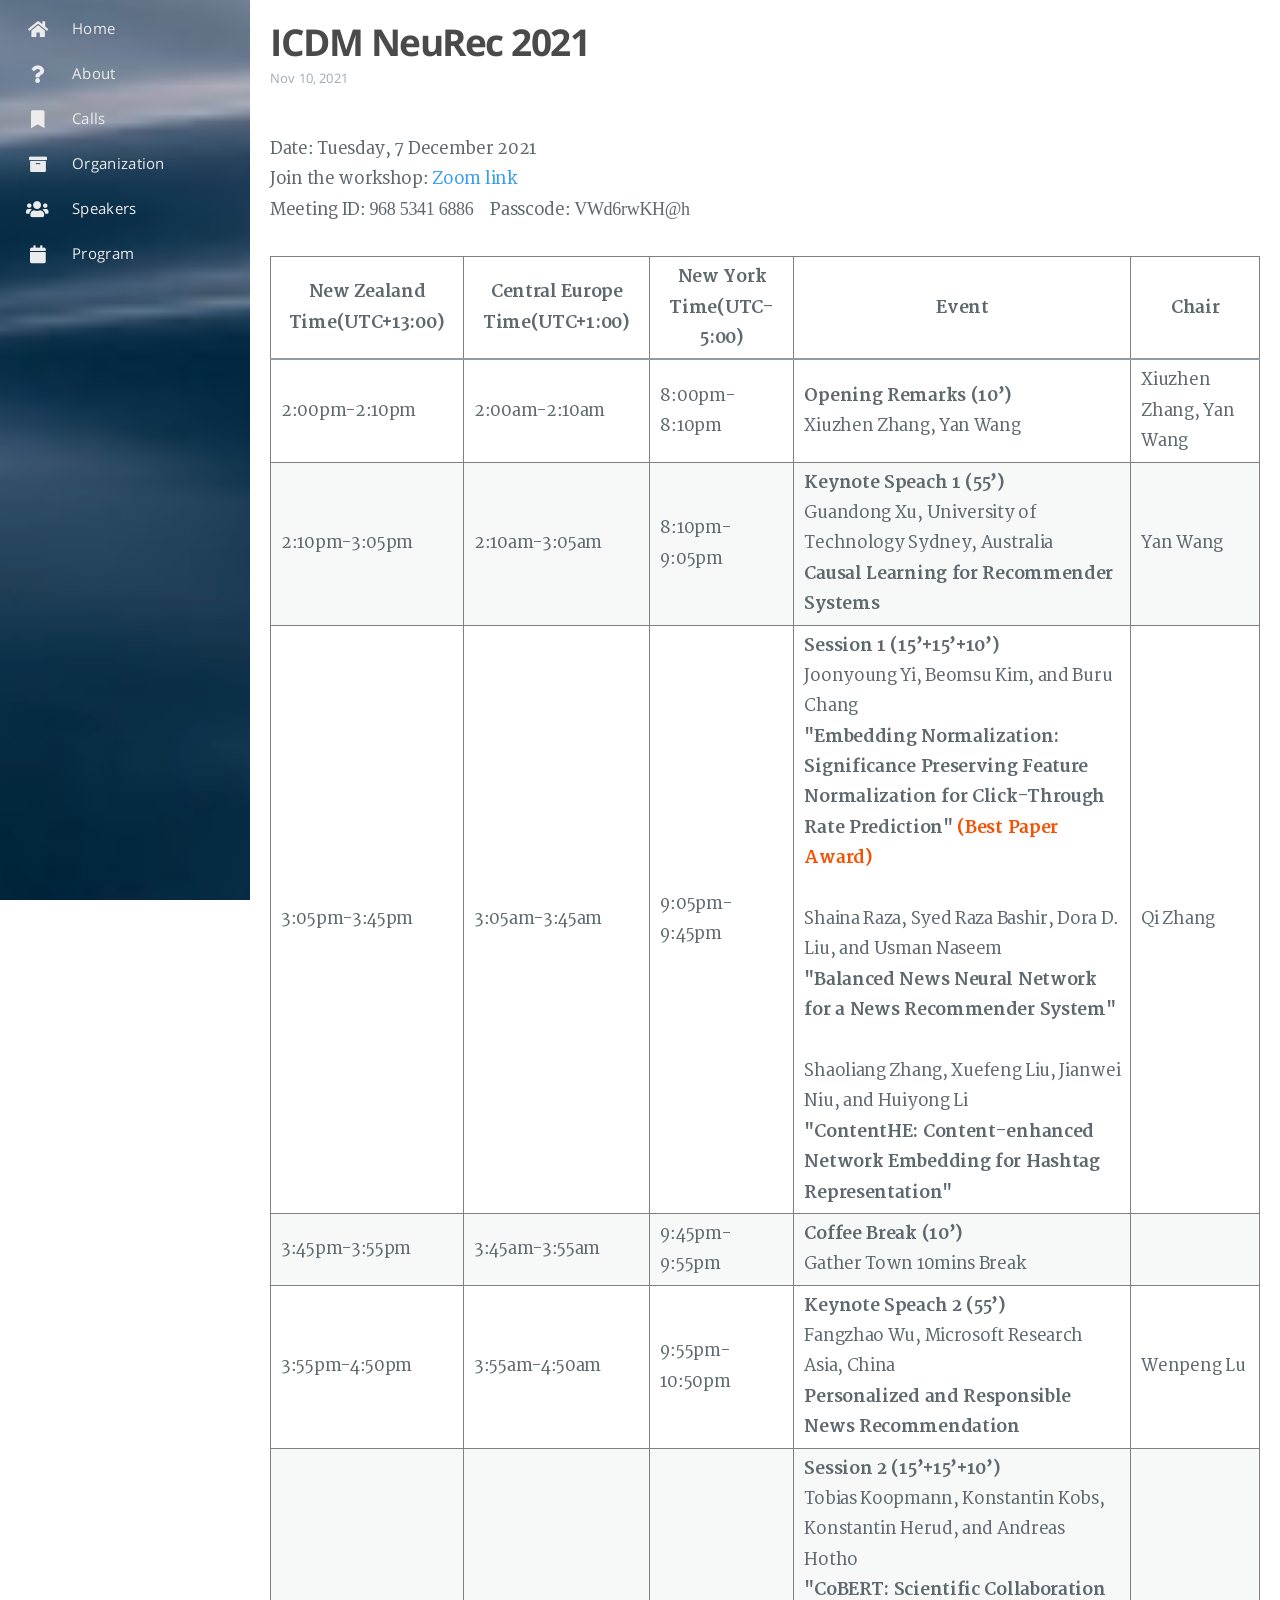
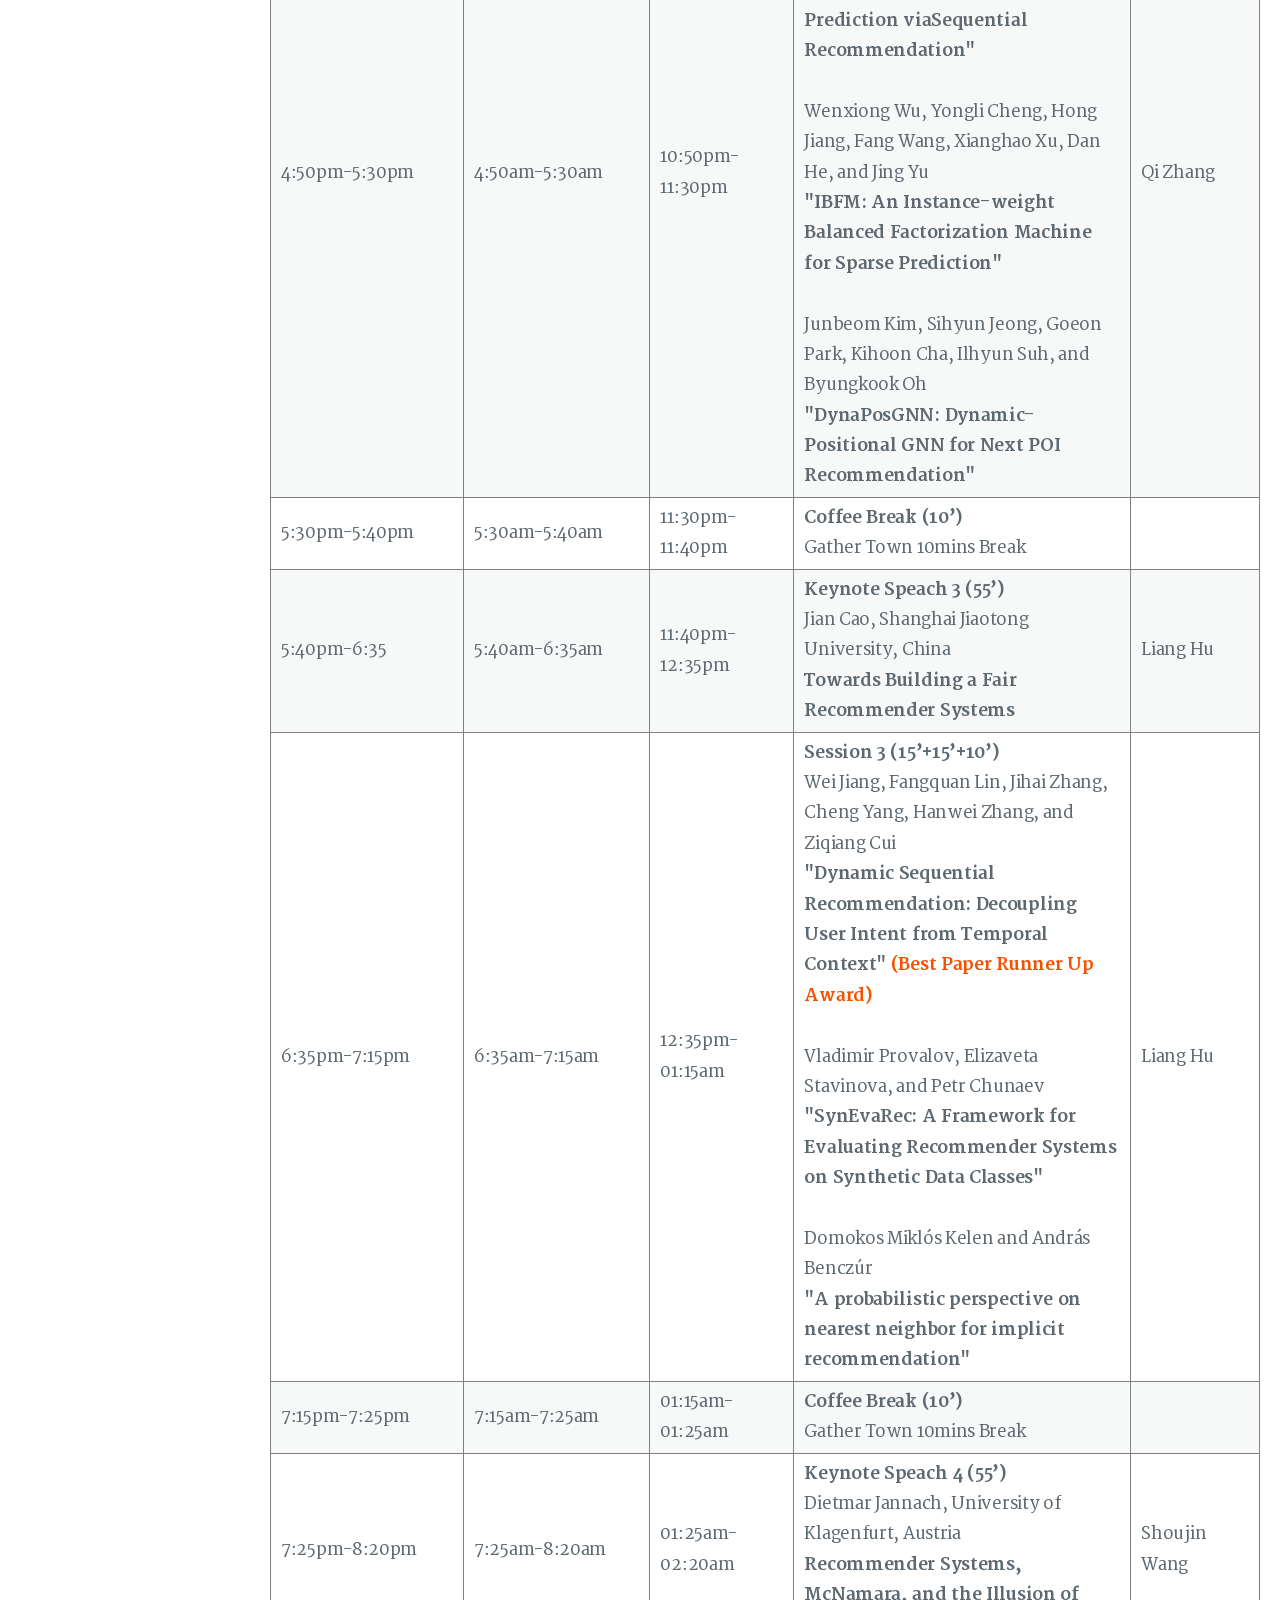
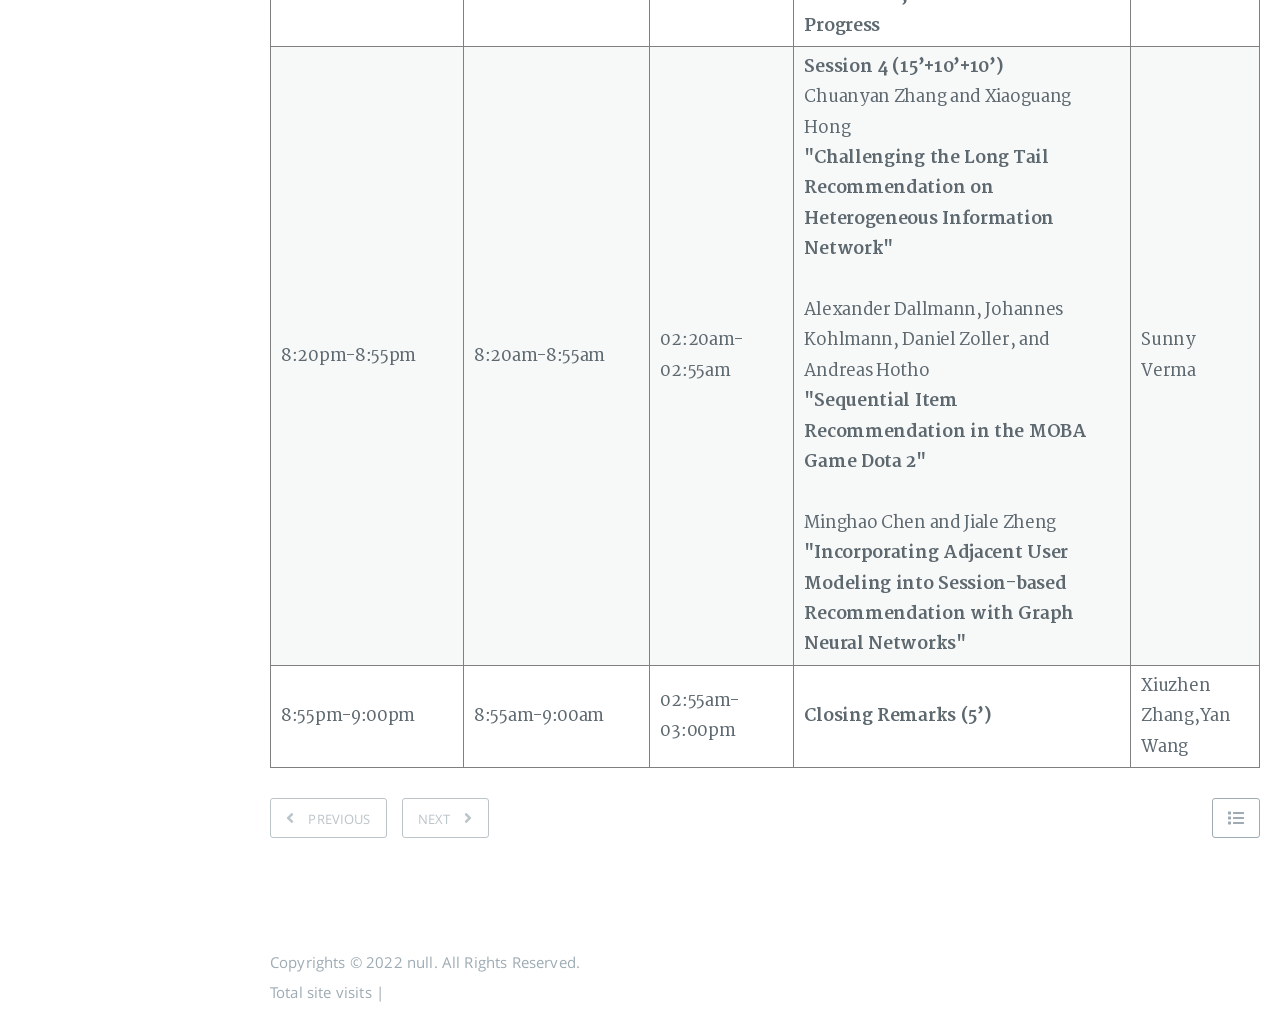
<file: Program/index.html>
<!DOCTYPE html>
<html lang="en">
    
<head>
    <meta charset="UTF-8">
    <meta name="viewport" content="width=device-width, initial-scale=1">
    <meta name="generator" content="NeuRec-Workshop">
    <title>ICDM NeuRec 2021 - NeuRec-Workshop</title>
    <meta name="author" content="">
    
    
    
    <script type="application/ld+json">{"@context":"http://schema.org","@type":"Website","@id":"http://example.com","author":{"@type":"Person","name":null,"sameAs":[]},"name":"NeuRec-Workshop","description":"","url":"http://example.com"}</script>
    <meta name="description" content="Date: Tuesday, 7 December 2021  Join the workshop: Zoom link  Meeting ID: 968 5341 6886&amp;emsp;Passcode: VWd6rwKH@h        th{text-align: center}      New Zealand Time(UTC+13:00) Central Europe Time(U">
<meta property="og:type" content="blog">
<meta property="og:title" content="ICDM NeuRec 2021">
<meta property="og:url" content="http://example.com/Program/index.html">
<meta property="og:site_name" content="NeuRec-Workshop">
<meta property="og:description" content="Date: Tuesday, 7 December 2021  Join the workshop: Zoom link  Meeting ID: 968 5341 6886&amp;emsp;Passcode: VWd6rwKH@h        th{text-align: center}      New Zealand Time(UTC+13:00) Central Europe Time(U">
<meta property="og:locale" content="en_US">
<meta property="article:published_time" content="2021-11-10T03:31:24.000Z">
<meta property="article:modified_time" content="2021-12-12T01:22:58.077Z">
<meta name="twitter:card" content="summary">
    
    
        
    
    
    
    
    
    <!--STYLES-->
    
<link rel="stylesheet" href="/assets/css/style-vzbkboope7addrrtkdxgheldasey05swj89wi1lljdxw4etprnqzjrxhk5us.min.css">

    <!--STYLES END-->
    

    

    
        
    
</head>

    <body>
        <div id="blog">
            <!-- Define author's picture -->


    

<header id="header" data-behavior="2">
    <i id="btn-open-sidebar" class="fa fa-lg fa-bars"></i>
    <div class="header-title">
        <a
            class="header-title-link"
            href="/"
            aria-label=""
        >
            NeuRec-Workshop
        </a>
    </div>
    
        
            <a
                class="header-right-picture "
                href="#about"
                aria-label="Open the link: /#about"
            >
        
        
        </a>
    
</header>

            <!-- Define author's picture -->


<nav id="sidebar" data-behavior="2">
    <div class="sidebar-container">
        
        
            <ul class="sidebar-buttons">
            
                <li class="sidebar-button">
                    
                        <a
                            class="sidebar-button-link "
                            href="/"
                            
                            rel="noopener"
                            title="Home"
                        >
                        <i class="sidebar-button-icon fa fa-home" aria-hidden="true"></i>
                        <span class="sidebar-button-desc">Home</span>
                    </a>
            </li>
            
                <li class="sidebar-button">
                    
                        <a
                            class="sidebar-button-link "
                            href="/About"
                            
                            rel="noopener"
                            title="About"
                        >
                        <i class="sidebar-button-icon fa fa-question" aria-hidden="true"></i>
                        <span class="sidebar-button-desc">About</span>
                    </a>
            </li>
            
                <li class="sidebar-button">
                    
                        <a
                            class="sidebar-button-link "
                            href="/Calls"
                            
                            rel="noopener"
                            title="Calls"
                        >
                        <i class="sidebar-button-icon fa fa-bookmark" aria-hidden="true"></i>
                        <span class="sidebar-button-desc">Calls</span>
                    </a>
            </li>
            
                <li class="sidebar-button">
                    
                        <a
                            class="sidebar-button-link "
                            href="/Organization"
                            
                            rel="noopener"
                            title="Organization"
                        >
                        <i class="sidebar-button-icon fa fa-archive" aria-hidden="true"></i>
                        <span class="sidebar-button-desc">Organization</span>
                    </a>
            </li>
            
                <li class="sidebar-button">
                    
                        <a
                            class="sidebar-button-link "
                            href="/Speakers"
                            
                            rel="noopener"
                            title="Speakers"
                        >
                        <i class="sidebar-button-icon fa fa-users" aria-hidden="true"></i>
                        <span class="sidebar-button-desc">Speakers</span>
                    </a>
            </li>
            
                <li class="sidebar-button">
                    
                        <a
                            class="sidebar-button-link "
                            href="/Program"
                            
                            rel="noopener"
                            title="Program"
                        >
                        <i class="sidebar-button-icon fa fa-calendar" aria-hidden="true"></i>
                        <span class="sidebar-button-desc">Program</span>
                    </a>
            </li>
            
        </ul>
        
    </div>
</nav>

            
            <div id="main" data-behavior="2"
                 class="
                        hasCoverMetaIn
                        ">
                
<article class="post">
    
    
        <div class="post-header main-content-wrap text-left">
    
        <h1 class="post-title">
            ICDM NeuRec 2021
        </h1>
    
    
        <div class="post-meta">
    <time datetime="2021-11-10T11:31:24+08:00">
	
		    Nov 10, 2021
    	
    </time>
    
</div>

    
</div>

    
    <div class="post-content markdown">
        <div class="main-content-wrap">
            <p>  Date: Tuesday, 7 December 2021<br>  Join the workshop:<a target="_blank" rel="noopener" href="https://zoom.us/j/96853416886?pwd=RlAxaGgvbEh1dy90Zk5zWUhuUlREQT09"> Zoom link</a><br>  Meeting ID: <font style="font-family:Times New Roman" size="4">968 5341 6886</font>&emsp;Passcode: <font style="font-family:Times New Roman" size="4">VWd6rwKH@h</font></p>
<br>

<style>
    th{text-align: center}
</style>

<table border="1">
<thead>
<tr>
<th>New Zealand Time(UTC+13:00)</th>
<th>Central Europe Time(UTC+1:00)</th>
<th>New  York  Time(UTC-5:00)</th>
<th>Event</th>
<th>Chair</th>
</tr>
</thead>
<tbody>
        <tr>
            <td>2:00pm-2:10pm</td>
            <td>2:00am-2:10am</td>
            <td>8:00pm-8:10pm</td>
            <td><b>Opening Remarks (10’)</b>&#8202;<br>Xiuzhen Zhang, Yan Wang</td>
            <td> Xiuzhen Zhang, Yan Wang</td>
        </tr>
        <tr>
            <td>2:10pm-3:05pm</td>
            <td>2:10am-3:05am</td>
            <td>8:10pm-9:05pm</td>
            <td><b>Keynote Speach 1 (55’)</b><br>Guandong Xu, University of Technology Sydney, Australia<br><b><i>Causal Learning for Recommender Systems</i></b></td>
            <td>Yan Wang</td>
        </tr>
        <tr>
            <td>3:05pm-3:45pm</td>
            <td>3:05am-3:45am</td>
            <td>9:05pm-9:45pm</td>
            <td>
            <b>Session 1 (15’+15’+10’)</b>
            <br>Joonyoung Yi, Beomsu Kim, and Buru Chang<br><b>"Embedding Normalization: Significance Preserving Feature Normalization for Click-Through Rate Prediction"<font color="#F75000">  (Best Paper Award)</font></b><br>
            <br>Shaina Raza, Syed Raza Bashir, Dora D. Liu, and Usman Naseem<br><b>"Balanced News Neural Network for a News Recommender System"</b><br>
            <br>Shaoliang Zhang, Xuefeng Liu, Jianwei Niu, and Huiyong Li<br><b>"ContentHE: Content-enhanced Network Embedding for Hashtag Representation"</b>
            </td>
            <td>  Qi Zhang </td>
        </tr>    
        <tr>
            <td>3:45pm-3:55pm</td>
            <td>3:45am-3:55am</td>
            <td>9:45pm-9:55pm</td>
            <td>
            <b>Coffee Break (10’)</b><br>
            Gather Town 10mins Break
            </td>
            <td>
            </td>
        </tr>
        <tr>
            <td>3:55pm-4:50pm</td>
            <td>3:55am-4:50am</td>
            <td>9:55pm-10:50pm</td>
            <td>
            <b>Keynote Speach 2 (55’)</b>
            <br>Fangzhao Wu, Microsoft Research Asia, China<br><b><i>Personalized and Responsible News Recommendation</i></b>
            </td>
            <td>  Wenpeng Lu </td>
        </tr>
        <tr>
            <td>4:50pm-5:30pm</td>
            <td>4:50am-5:30am</td>
            <td>10:50pm-11:30pm</td>
            <td>
            <b>Session 2 (15’+15’+10’)</b>
            <br>Tobias Koopmann, Konstantin Kobs, Konstantin Herud, and Andreas Hotho<br><b>"CoBERT: Scientific Collaboration Prediction viaSequential Recommendation"</b><br>
            <br>Wenxiong Wu, Yongli Cheng, Hong Jiang, Fang Wang, Xianghao Xu, Dan He, and Jing Yu
            <br><b>"IBFM: An Instance-weight Balanced Factorization Machine for Sparse Prediction"</b><br>
            <br>Junbeom Kim, Sihyun Jeong, Goeon Park, Kihoon Cha, Ilhyun Suh, and Byungkook Oh
            <br><b>"DynaPosGNN: Dynamic-Positional GNN for Next POI Recommendation"</b>
            </td>
            <td>  Qi Zhang </td>
        </tr>
        <tr>
            <td>5:30pm-5:40pm</td>
            <td>5:30am-5:40am</td>
            <td>11:30pm-11:40pm</td>
            <td>
            <b>Coffee Break (10’)</b><br>
            Gather Town 10mins Break
            </td>
            <td>
            </td>
        </tr>
        <tr>
            <td>5:40pm-6:35</td>
            <td>5:40am-6:35am</td>
            <td>11:40pm-12:35pm</td>
            <td>
            <b>Keynote Speach 3 (55’)</b>
            <br>Jian Cao, Shanghai Jiaotong University, China<br><b><i>Towards Building a Fair Recommender Systems</i></b>
            </td>
            <td>  Liang Hu </td>
        </tr>
        <tr>
            <td>6:35pm-7:15pm</td>
            <td>6:35am-7:15am</td>
            <td>12:35pm-01:15am</td>
            <td>
            <b>Session 3 (15’+15’+10’)</b>
            <br>Wei Jiang, Fangquan Lin, Jihai Zhang, Cheng Yang, Hanwei Zhang, and Ziqiang Cui<br><b>"Dynamic Sequential Recommendation: Decoupling User Intent from Temporal Context"<font color="#F75000"> (Best Paper Runner Up Award)</font></b><br>
            <br>Vladimir Provalov, Elizaveta Stavinova, and Petr Chunaev
            <br><b>"SynEvaRec: A Framework for Evaluating Recommender Systems on Synthetic Data Classes"</b><br>
            <br>Domokos Miklós Kelen and András Benczúr
            <br><b>"A probabilistic perspective on nearest neighbor for implicit recommendation"</b>
            </td>
            <td>  Liang Hu </td>
        </tr>
        <tr>
            <td>7:15pm-7:25pm</td>
            <td>7:15am-7:25am</td>
            <td>01:15am-01:25am</td>
            <td>
            <b>Coffee Break (10’)</b><br>
            Gather Town 10mins Break
            </td>
            <td>
            </td>
        </tr>
        <tr>
            <td>7:25pm-8:20pm</td>
            <td>7:25am-8:20am</td>
            <td>01:25am-02:20am</td>
            <td>
            <b>Keynote Speach 4 (55’)</b>
            <br>Dietmar Jannach, University of Klagenfurt, Austria<br><b><i>Recommender Systems,  McNamara, and the Illusion of Progress</i></b>
            </td>
            <td>  Shoujin Wang </td>
        </tr>
        <tr>
            <td>8:20pm-8:55pm</td>
            <td>8:20am-8:55am</td>
            <td>02:20am-02:55am</td>
            <td>
            <b>Session 4 (15’+10’+10’)</b>
            <br>Chuanyan Zhang and Xiaoguang Hong<br><b>"Challenging the Long Tail Recommendation on Heterogeneous Information Network"</b><br>
            <br>Alexander Dallmann, Johannes Kohlmann, Daniel Zoller, and Andreas Hotho
            <br><b>"Sequential Item Recommendation in the MOBA Game Dota 2"</b><br>
            <br>Minghao Chen and Jiale Zheng
            <br><b>"Incorporating Adjacent User Modeling into Session-based Recommendation with Graph Neural Networks"</b>
            </td>
            <td>  Sunny Verma </td>
        </tr>
        <tr>
            <td>8:55pm-9:00pm</td>
            <td>8:55am-9:00am</td>
            <td>02:55am-03:00pm</td>
            <td>
            <b>Closing Remarks (5’)</b><br>
            </td>
            <td>
            Xiuzhen Zhang,Yan Wang
            </td>
        </tr>                                
</tbody>
</table>


            


        </div>
    </div>
    <div id="post-footer" class="post-footer main-content-wrap">
        
        
            <div class="post-actions-wrap">
    <nav>
        <ul class="post-actions post-action-nav">
            <li class="post-action">
                
                    <a
                        class="post-action-btn btn btn--disabled"
                        aria-hidden="true"
                    >
                        
                        <i class="fa fa-angle-left" aria-hidden="true"></i>
                        <span class="hide-xs hide-sm text-small icon-ml">PREVIOUS</span>
                    </a>
            </li>
            <li class="post-action">
                
                    <a
                        class="post-action-btn btn btn--disabled"
                        aria-hidden="true"
                    >
                        
                        <span class="hide-xs hide-sm text-small icon-mr">NEXT</span>
                        <i class="fa fa-angle-right" aria-hidden="true"></i>
                    </a>
            </li>
        </ul>
    </nav>
    <ul class="post-actions post-action-share">
        <li class="post-action hide-lg hide-md hide-sm">
            <a
                class="post-action-btn btn btn--default btn-open-shareoptions"
                href="#btn-open-shareoptions"
                aria-label="Share this post"
            >
                <i class="fa fa-share-alt" aria-hidden="true"></i>
            </a>
        </li>
        
        
            
        
        <li class="post-action">
            
                <a class="post-action-btn btn btn--default" href="#" aria-label="Back to top">
            
                <i class="fa fa-list" aria-hidden="true"></i>
            </a>
        </li>
    </ul>
</div>


        
        
            
        
    </div>
</article>



                <footer id="footer" class="main-content-wrap">
    <span class="copyrights">
        Copyrights &copy; 2022 null. All Rights Reserved.</span>
        <br>
          <!-- 不蒜子统计 -->
          <span id="busuanzi_container_site_pv">
            Total site visits <span id="busuanzi_value_site_pv"></span>
          </span>
          <span class="post-meta-divider">|</span>
          <span id="busuanzi_container_site_uv" style='display:none'>
            Number of visitors <span id="busuanzi_value_site_uv"></span>
          </span>
          <script async src="//busuanzi.ibruce.info/busuanzi/2.3/busuanzi.pure.mini.js"></script>
</footer>

            </div>
            
        </div>
        


<div id="about">
    <div id="about-card">
        <div id="about-btn-close">
            <i class="fa fa-times"></i>
        </div>
        
            <h4 id="about-card-name"></h4>
        
            <div id="about-card-bio"><p>author.bio</p>
</div>
        
        
            <div id="about-card-job">
                <i class="fa fa-briefcase"></i>
                <br/>
                <p>author.job</p>

            </div>
        
        
    </div>
</div>

        
        
<div id="cover" style="background-image:url('/assets/images/blue.jpg');"></div>
        <!--SCRIPTS-->

<script src="/assets/js/script-xehufl98aeflz2ylnmqkdmmzicsbdpqvxbnkexe95dbcmdagmdur3wnlqwwa.min.js"></script>

<!--SCRIPTS END-->


    




    </body>
</html>
</file>
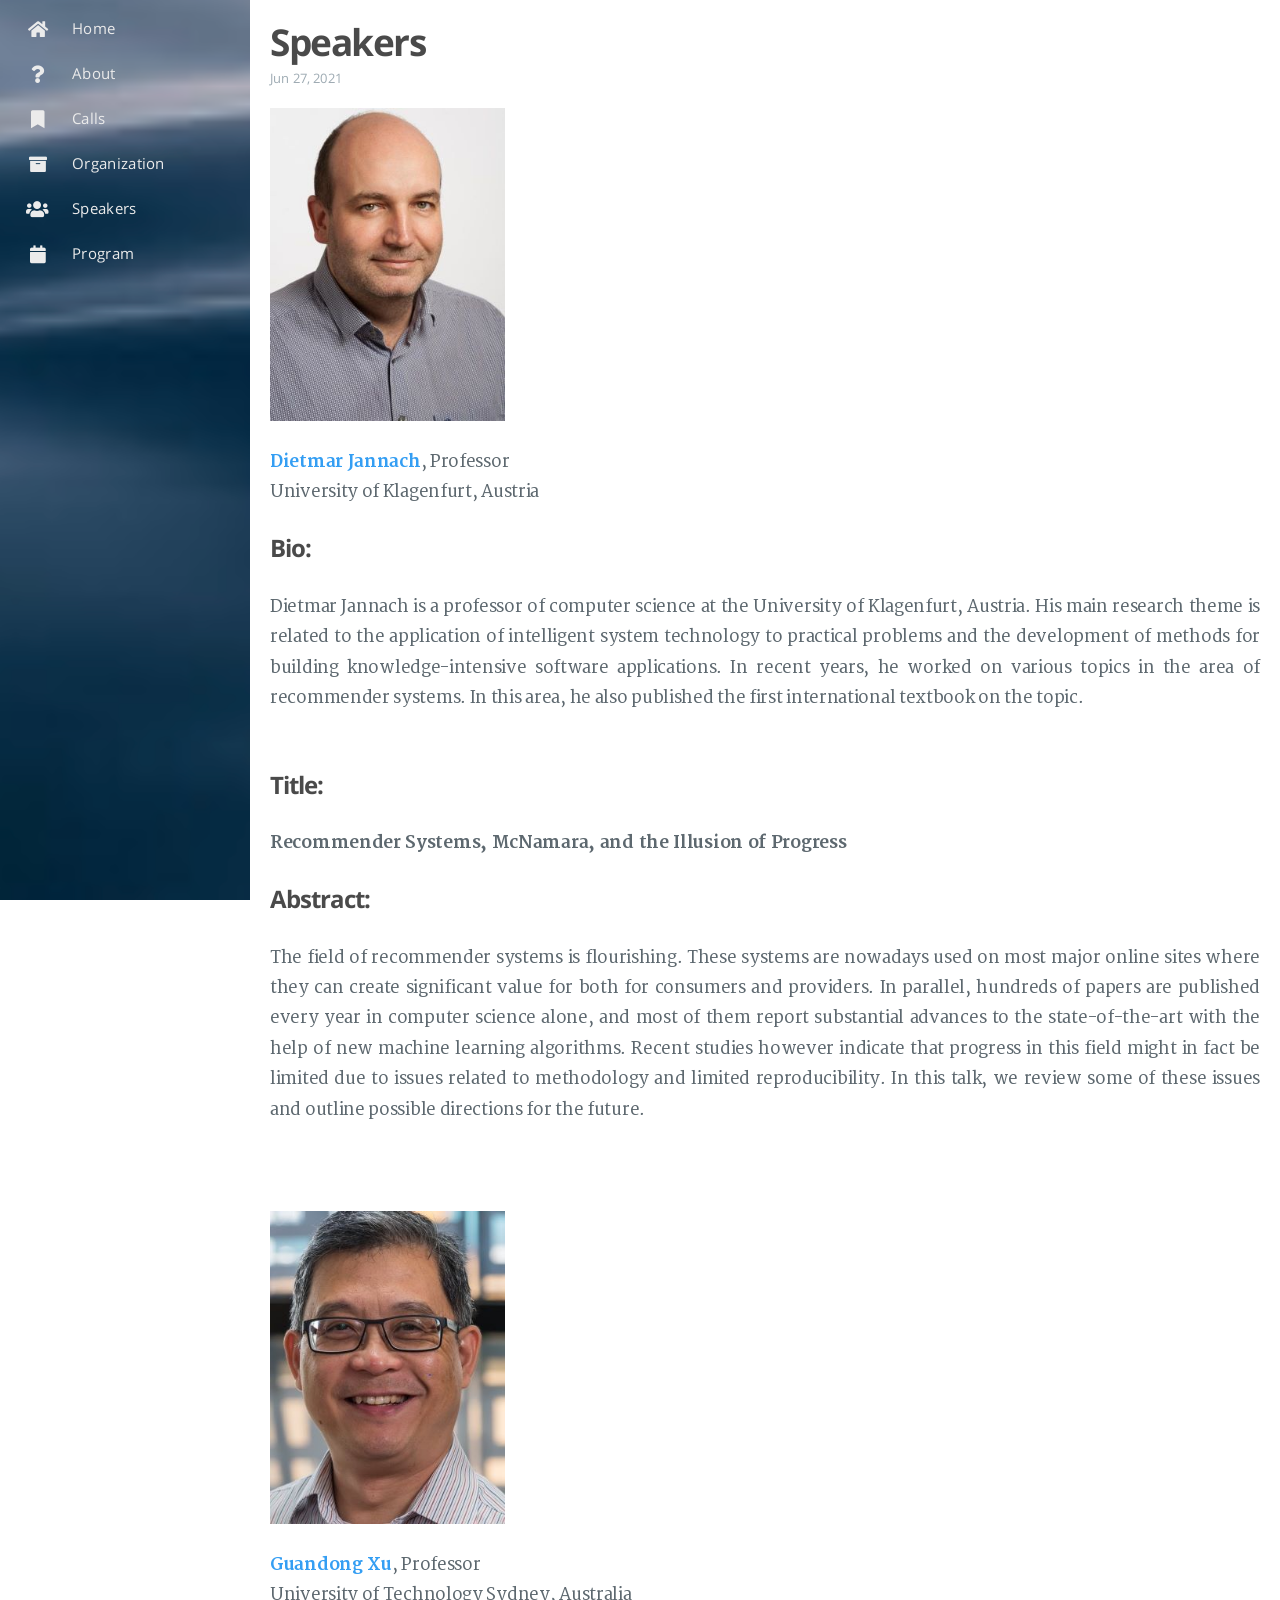
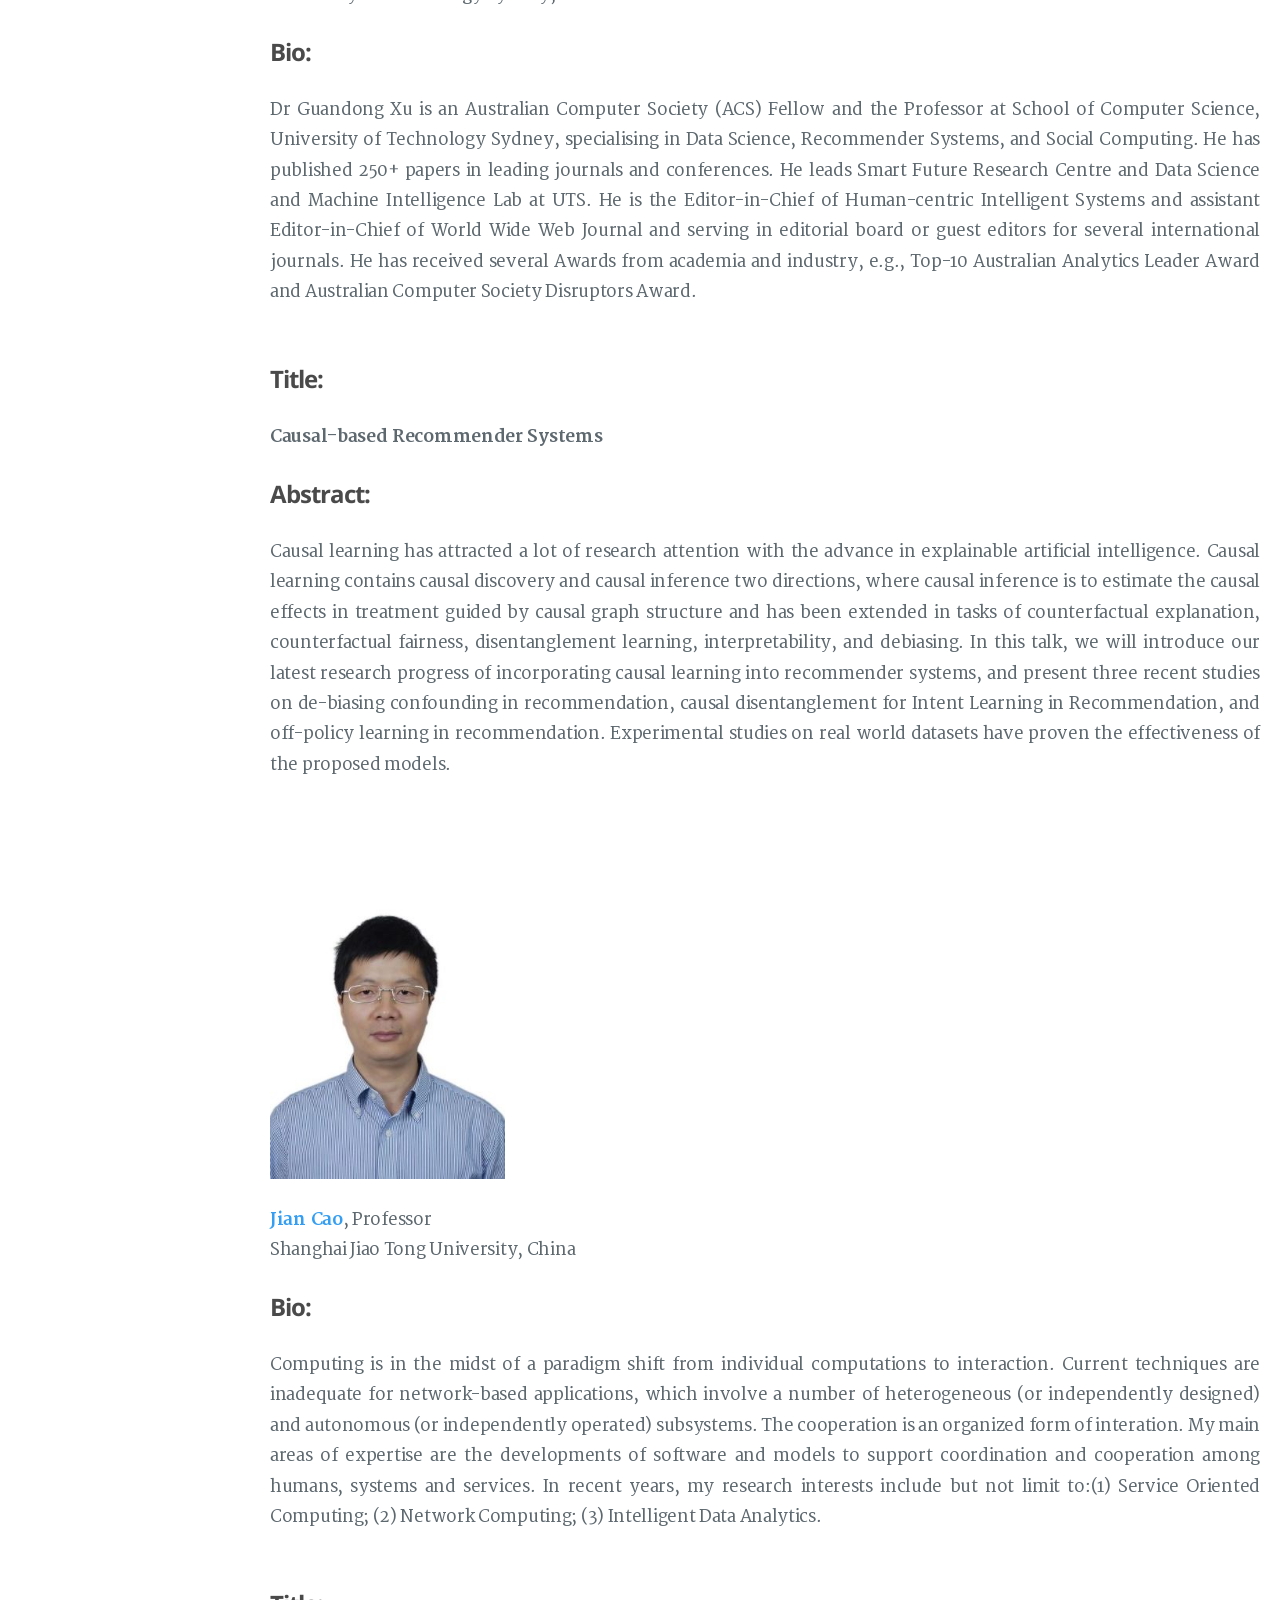
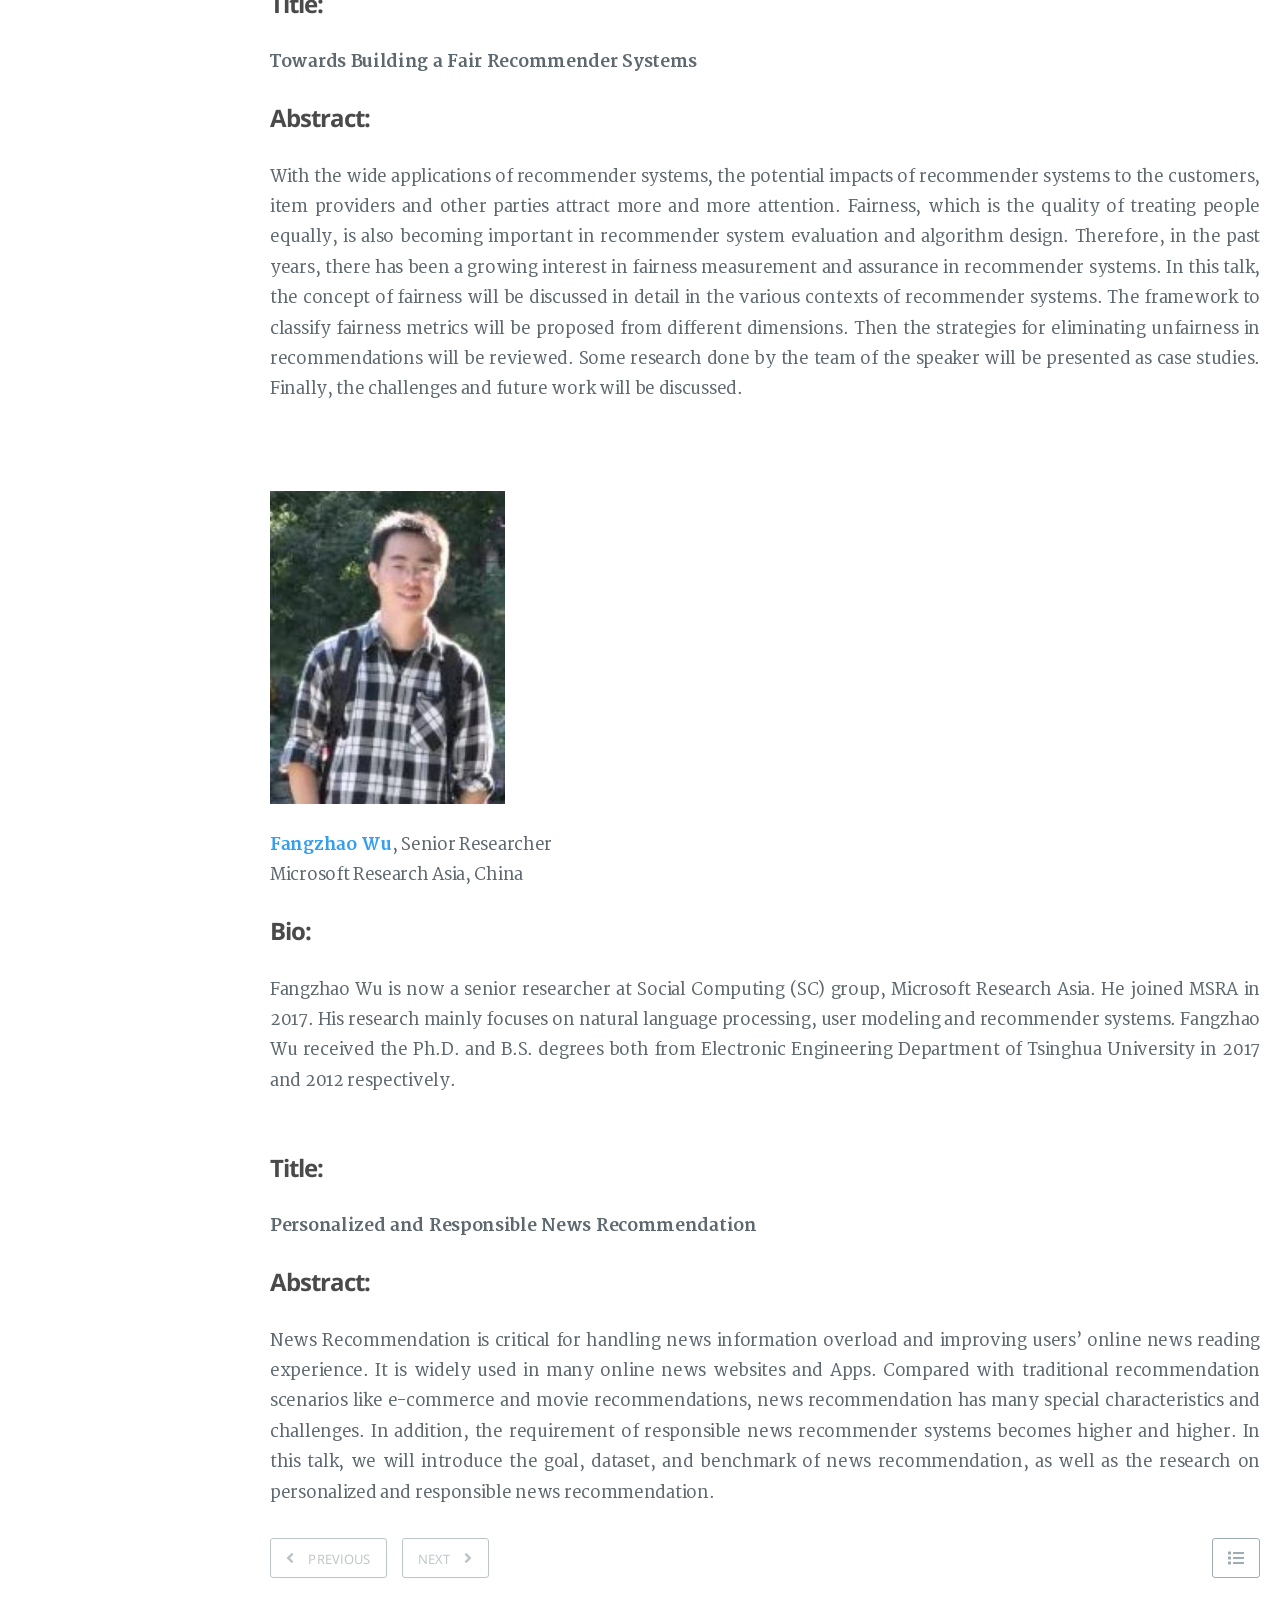
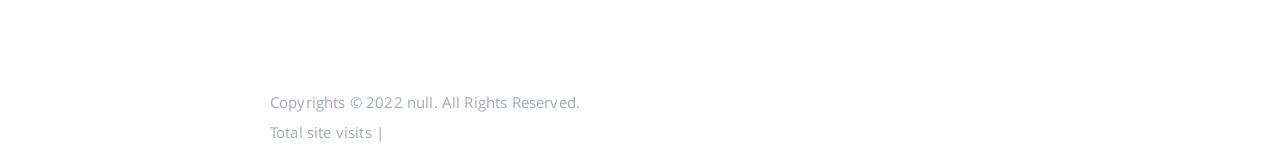
<file: Speakers/index.html>
<!DOCTYPE html>
<html lang="en">
    
<head>
    <meta charset="UTF-8">
    <meta name="viewport" content="width=device-width, initial-scale=1">
    <meta name="generator" content="NeuRec-Workshop">
    <title>Speakers - NeuRec-Workshop</title>
    <meta name="author" content="">
    
    
    
    <script type="application/ld+json">{"@context":"http://schema.org","@type":"Website","@id":"http://example.com","author":{"@type":"Person","name":null,"sameAs":[]},"name":"NeuRec-Workshop","description":"","url":"http://example.com"}</script>
    <meta name="description" content="Dietmar Jannach, ProfessorUniversity of Klagenfurt, Austria Bio:Dietmar Jannach is a professor of computer science at the University of Klagenfurt, Austria. His main research theme is related to the">
<meta property="og:type" content="blog">
<meta property="og:title" content="Speakers">
<meta property="og:url" content="http://example.com/Speakers/index.html">
<meta property="og:site_name" content="NeuRec-Workshop">
<meta property="og:description" content="Dietmar Jannach, ProfessorUniversity of Klagenfurt, Austria Bio:Dietmar Jannach is a professor of computer science at the University of Klagenfurt, Austria. His main research theme is related to the">
<meta property="og:locale" content="en_US">
<meta property="og:image" content="http://example.com/Speakers/index/Jannach.jpg">
<meta property="og:image" content="http://example.com/Speakers/index/guandongxu.jpg">
<meta property="og:image" content="http://example.com/Speakers/index/jiancao.jpg">
<meta property="og:image" content="http://example.com/Speakers/index/fangzhaowu.jpg">
<meta property="article:published_time" content="2021-06-27T07:15:10.000Z">
<meta property="article:modified_time" content="2021-11-07T08:17:20.897Z">
<meta name="twitter:card" content="summary">
<meta name="twitter:image" content="http://example.com/Speakers/index/Jannach.jpg">
    
    
        
    
    
    
    
    
    <!--STYLES-->
    
<link rel="stylesheet" href="/assets/css/style-vzbkboope7addrrtkdxgheldasey05swj89wi1lljdxw4etprnqzjrxhk5us.min.css">

    <!--STYLES END-->
    

    

    
        
    
</head>

    <body>
        <div id="blog">
            <!-- Define author's picture -->


    

<header id="header" data-behavior="2">
    <i id="btn-open-sidebar" class="fa fa-lg fa-bars"></i>
    <div class="header-title">
        <a
            class="header-title-link"
            href="/"
            aria-label=""
        >
            NeuRec-Workshop
        </a>
    </div>
    
        
            <a
                class="header-right-picture "
                href="#about"
                aria-label="Open the link: /#about"
            >
        
        
        </a>
    
</header>

            <!-- Define author's picture -->


<nav id="sidebar" data-behavior="2">
    <div class="sidebar-container">
        
        
            <ul class="sidebar-buttons">
            
                <li class="sidebar-button">
                    
                        <a
                            class="sidebar-button-link "
                            href="/"
                            
                            rel="noopener"
                            title="Home"
                        >
                        <i class="sidebar-button-icon fa fa-home" aria-hidden="true"></i>
                        <span class="sidebar-button-desc">Home</span>
                    </a>
            </li>
            
                <li class="sidebar-button">
                    
                        <a
                            class="sidebar-button-link "
                            href="/About"
                            
                            rel="noopener"
                            title="About"
                        >
                        <i class="sidebar-button-icon fa fa-question" aria-hidden="true"></i>
                        <span class="sidebar-button-desc">About</span>
                    </a>
            </li>
            
                <li class="sidebar-button">
                    
                        <a
                            class="sidebar-button-link "
                            href="/Calls"
                            
                            rel="noopener"
                            title="Calls"
                        >
                        <i class="sidebar-button-icon fa fa-bookmark" aria-hidden="true"></i>
                        <span class="sidebar-button-desc">Calls</span>
                    </a>
            </li>
            
                <li class="sidebar-button">
                    
                        <a
                            class="sidebar-button-link "
                            href="/Organization"
                            
                            rel="noopener"
                            title="Organization"
                        >
                        <i class="sidebar-button-icon fa fa-archive" aria-hidden="true"></i>
                        <span class="sidebar-button-desc">Organization</span>
                    </a>
            </li>
            
                <li class="sidebar-button">
                    
                        <a
                            class="sidebar-button-link "
                            href="/Speakers"
                            
                            rel="noopener"
                            title="Speakers"
                        >
                        <i class="sidebar-button-icon fa fa-users" aria-hidden="true"></i>
                        <span class="sidebar-button-desc">Speakers</span>
                    </a>
            </li>
            
                <li class="sidebar-button">
                    
                        <a
                            class="sidebar-button-link "
                            href="/Program"
                            
                            rel="noopener"
                            title="Program"
                        >
                        <i class="sidebar-button-icon fa fa-calendar" aria-hidden="true"></i>
                        <span class="sidebar-button-desc">Program</span>
                    </a>
            </li>
            
        </ul>
        
    </div>
</nav>

            
            <div id="main" data-behavior="2"
                 class="
                        hasCoverMetaIn
                        ">
                
<article class="post">
    
    
        <div class="post-header main-content-wrap text-left">
    
        <h1 class="post-title">
            Speakers
        </h1>
    
    
        <div class="post-meta">
    <time datetime="2021-06-27T15:15:10+08:00">
	
		    Jun 27, 2021
    	
    </time>
    
</div>

    
</div>

    
    <div class="post-content markdown">
        <div class="main-content-wrap">
            <img src="/Speakers/index/Jannach.jpg" width="500" height="313">

<p><strong><a target="_blank" rel="noopener" href="https://www.aau.at/en/aics/research-groups/infsys/team/dietmar-jannach/">Dietmar Jannach</a></strong>, Professor<br>University of Klagenfurt, Austria</p>
<h3 id="Bio"><a href="#Bio" class="headerlink" title="Bio:"></a><strong>Bio:</strong></h3><p>Dietmar Jannach is a professor of computer science at the University of Klagenfurt, Austria. His main research theme is related to the application of intelligent system technology to practical problems and the development of methods for building knowledge-intensive software applications. In recent years, he worked on various topics in the area of recommender systems. In this area, he also published the first international textbook on the topic.<br>&nbsp;</p>
<h3 id="Title"><a href="#Title" class="headerlink" title="Title:"></a><strong>Title:</strong></h3><p><strong>Recommender Systems,  McNamara, and the Illusion of Progress</strong></p>
<h3 id="Abstract"><a href="#Abstract" class="headerlink" title="Abstract:"></a><strong>Abstract:</strong></h3><p>The field of recommender systems is flourishing. These systems are nowadays used on most major online sites where they can create significant value for both for consumers and providers. In parallel, hundreds of papers are published every year in computer science alone, and most of them report substantial advances to the state-of-the-art with the help of new machine learning algorithms. Recent studies however indicate that progress in this field might in fact be limited due to issues related to methodology and limited reproducibility. In this talk, we review some of these issues and outline possible directions for the future.</p>
<p>&emsp;<br>&emsp;</p>
<img src="/Speakers/index/guandongxu.jpg" width="500" height="313">


<p><strong><a target="_blank" rel="noopener" href="https://sites.google.com/view/guandong-xu">Guandong Xu</a></strong>, Professor<br>University of Technology Sydney, Australia</p>
<h3 id="Bio-1"><a href="#Bio-1" class="headerlink" title="Bio:"></a><strong>Bio:</strong></h3><p>Dr Guandong Xu is an Australian Computer Society (ACS) Fellow and the Professor at School of Computer Science, University of Technology Sydney, specialising in Data Science, Recommender Systems, and Social Computing. He has published 250+ papers in leading journals and conferences. He leads Smart Future Research Centre and Data Science and Machine Intelligence Lab at UTS. He is the Editor-in-Chief of Human-centric Intelligent Systems and assistant Editor-in-Chief of World Wide Web Journal and serving in editorial board or guest editors for several international journals. He has received several Awards from academia and industry, e.g., Top-10 Australian Analytics Leader Award and Australian Computer Society Disruptors Award.<br>&nbsp;</p>
<h3 id="Title-1"><a href="#Title-1" class="headerlink" title="Title:"></a><strong>Title:</strong></h3><p><strong>Causal-based Recommender Systems</strong></p>
<h3 id="Abstract-1"><a href="#Abstract-1" class="headerlink" title="Abstract:"></a><strong>Abstract:</strong></h3><p>Causal learning has attracted a lot of research attention with the advance in explainable artificial intelligence. Causal learning contains causal discovery and causal inference two directions, where causal inference is to estimate the causal effects in treatment guided by causal graph structure and has been extended in tasks of counterfactual explanation, counterfactual fairness, disentanglement learning, interpretability, and debiasing. In this talk, we will introduce our latest research progress of incorporating causal learning into recommender systems, and present three recent studies on de-biasing confounding in recommendation, causal disentanglement for Intent Learning in Recommendation, and off-policy learning in recommendation. Experimental studies on real world datasets have proven the effectiveness of the proposed models.</p>
<p>&emsp;<br>&emsp;</p>
<img src="/Speakers/index/jiancao.jpg" width="500" height="313">

<p><strong><a target="_blank" rel="noopener" href="https://www.cs.sjtu.edu.cn/en/PeopleDetail.aspx?id=182">Jian Cao</a></strong>, Professor<br>Shanghai Jiao Tong University, China</p>
<h3 id="Bio-2"><a href="#Bio-2" class="headerlink" title="Bio:"></a><strong>Bio:</strong></h3><p>Computing is in the midst of a paradigm shift from individual computations to interaction. Current techniques are inadequate for network-based applications, which involve a number of heterogeneous (or independently designed) and autonomous (or independently operated) subsystems. The cooperation is an organized form of interation. My main areas of expertise are the developments of software and models to support coordination and cooperation among humans, systems and services. In recent years, my research interests include but not limit to:(1) Service Oriented Computing; (2) Network Computing; (3) Intelligent Data Analytics.<br>&nbsp;</p>
<h3 id="Title-2"><a href="#Title-2" class="headerlink" title="Title:"></a><strong>Title:</strong></h3><p><strong>Towards Building a Fair Recommender Systems</strong></p>
<h3 id="Abstract-2"><a href="#Abstract-2" class="headerlink" title="Abstract:"></a><strong>Abstract:</strong></h3><p>With the wide applications of recommender systems, the potential impacts of recommender systems to the customers, item providers and other parties attract more and more attention. Fairness, which is the quality of treating people equally, is also becoming important in recommender system evaluation and algorithm design. Therefore, in the past years, there has been a growing interest in fairness measurement and assurance in recommender systems. In this talk, the concept of fairness will be discussed in detail in the various contexts of recommender systems. The framework to classify fairness metrics will be proposed from different dimensions. Then the strategies for eliminating unfairness in recommendations will be reviewed. Some research done by the team of the speaker will be presented as case studies. Finally, the challenges and future work will be discussed.</p>
<p>&emsp;<br>&emsp;</p>
<img src="/Speakers/index/fangzhaowu.jpg" width="500" height="313">


<p><strong><a target="_blank" rel="noopener" href="https://www.microsoft.com/en-us/research/people/fangzwu/">Fangzhao Wu</a></strong>, Senior Researcher<br>Microsoft Research Asia, China</p>
<h3 id="Bio-3"><a href="#Bio-3" class="headerlink" title="Bio:"></a><strong>Bio:</strong></h3><p>Fangzhao Wu is now a senior researcher at Social Computing (SC) group, Microsoft Research Asia. He joined MSRA in 2017. His research mainly focuses on natural language processing, user modeling and recommender systems. Fangzhao Wu received the Ph.D. and B.S. degrees both from Electronic Engineering Department of Tsinghua University in 2017 and 2012 respectively.<br>&nbsp;</p>
<h3 id="Title-3"><a href="#Title-3" class="headerlink" title="Title:"></a><strong>Title:</strong></h3><p><strong>Personalized and Responsible News Recommendation</strong></p>
<h3 id="Abstract-3"><a href="#Abstract-3" class="headerlink" title="Abstract:"></a><strong>Abstract:</strong></h3><p>News Recommendation is critical for handling news information overload and improving users’ online news reading experience. It is widely used in many online news websites and Apps. Compared with traditional recommendation scenarios like e-commerce and movie recommendations, news recommendation has many special characteristics and challenges. In addition, the requirement of responsible news recommender systems becomes higher and higher. In this talk, we will introduce the goal, dataset, and benchmark of news recommendation, as well as the research on personalized and responsible news recommendation.</p>

            


        </div>
    </div>
    <div id="post-footer" class="post-footer main-content-wrap">
        
        
            <div class="post-actions-wrap">
    <nav>
        <ul class="post-actions post-action-nav">
            <li class="post-action">
                
                    <a
                        class="post-action-btn btn btn--disabled"
                        aria-hidden="true"
                    >
                        
                        <i class="fa fa-angle-left" aria-hidden="true"></i>
                        <span class="hide-xs hide-sm text-small icon-ml">PREVIOUS</span>
                    </a>
            </li>
            <li class="post-action">
                
                    <a
                        class="post-action-btn btn btn--disabled"
                        aria-hidden="true"
                    >
                        
                        <span class="hide-xs hide-sm text-small icon-mr">NEXT</span>
                        <i class="fa fa-angle-right" aria-hidden="true"></i>
                    </a>
            </li>
        </ul>
    </nav>
    <ul class="post-actions post-action-share">
        <li class="post-action hide-lg hide-md hide-sm">
            <a
                class="post-action-btn btn btn--default btn-open-shareoptions"
                href="#btn-open-shareoptions"
                aria-label="Share this post"
            >
                <i class="fa fa-share-alt" aria-hidden="true"></i>
            </a>
        </li>
        
        
            
        
        <li class="post-action">
            
                <a class="post-action-btn btn btn--default" href="#" aria-label="Back to top">
            
                <i class="fa fa-list" aria-hidden="true"></i>
            </a>
        </li>
    </ul>
</div>


        
        
            
        
    </div>
</article>



                <footer id="footer" class="main-content-wrap">
    <span class="copyrights">
        Copyrights &copy; 2022 null. All Rights Reserved.</span>
        <br>
          <!-- 不蒜子统计 -->
          <span id="busuanzi_container_site_pv">
            Total site visits <span id="busuanzi_value_site_pv"></span>
          </span>
          <span class="post-meta-divider">|</span>
          <span id="busuanzi_container_site_uv" style='display:none'>
            Number of visitors <span id="busuanzi_value_site_uv"></span>
          </span>
          <script async src="//busuanzi.ibruce.info/busuanzi/2.3/busuanzi.pure.mini.js"></script>
</footer>

            </div>
            
        </div>
        


<div id="about">
    <div id="about-card">
        <div id="about-btn-close">
            <i class="fa fa-times"></i>
        </div>
        
            <h4 id="about-card-name"></h4>
        
            <div id="about-card-bio"><p>author.bio</p>
</div>
        
        
            <div id="about-card-job">
                <i class="fa fa-briefcase"></i>
                <br/>
                <p>author.job</p>

            </div>
        
        
    </div>
</div>

        
        
<div id="cover" style="background-image:url('/assets/images/blue.jpg');"></div>
        <!--SCRIPTS-->

<script src="/assets/js/script-xehufl98aeflz2ylnmqkdmmzicsbdpqvxbnkexe95dbcmdagmdur3wnlqwwa.min.js"></script>

<!--SCRIPTS END-->


    




    </body>
</html>
</file>
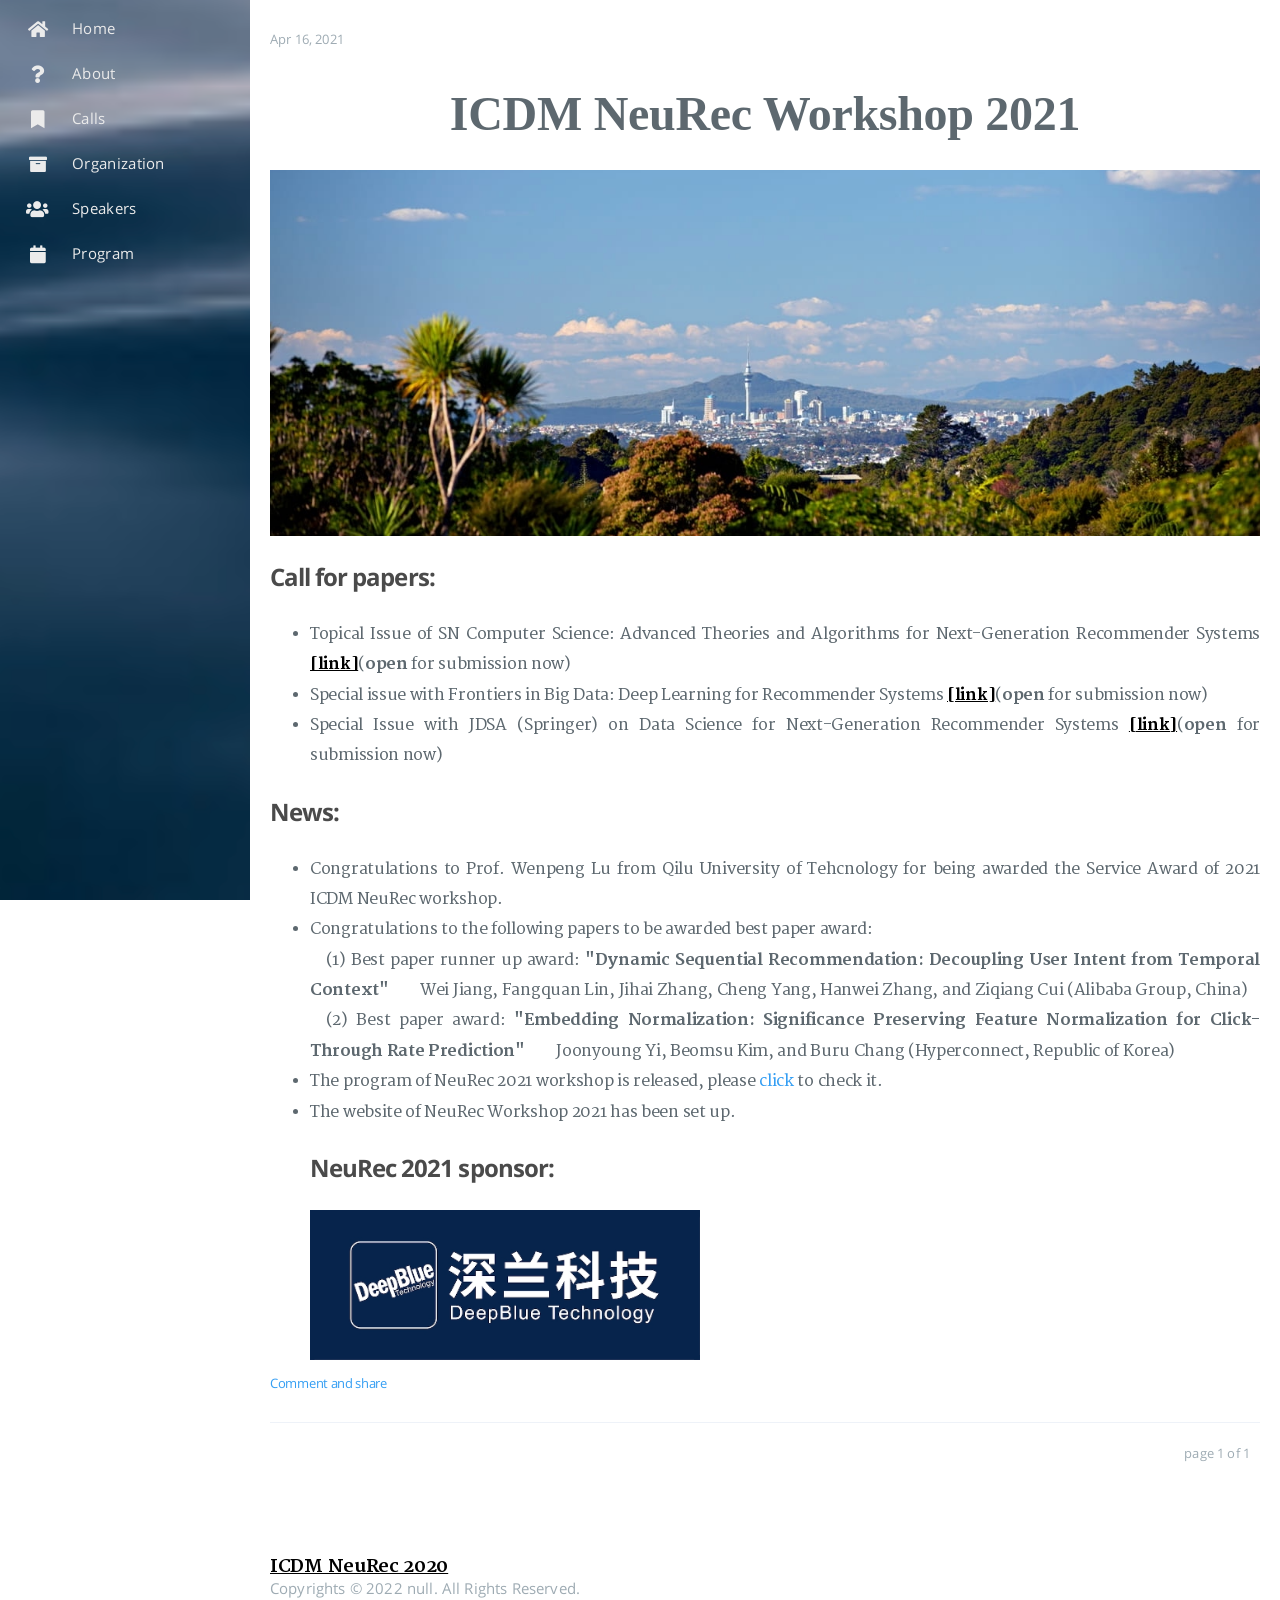
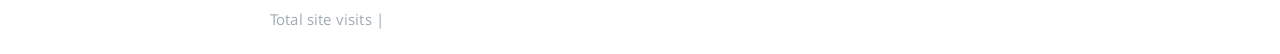
<file: archives/2021/index.html>
<!DOCTYPE html>
<html lang="en">
    
<head>
    <meta charset="UTF-8">
    <meta name="viewport" content="width=device-width, initial-scale=1">
    <meta name="generator" content="NeuRec-Workshop">
    <title>Archives: 2021 - NeuRec-Workshop</title>
    <meta name="author" content="">
    
    
    
    <script type="application/ld+json">{}</script>
    <meta property="og:type" content="blog">
<meta property="og:title" content="NeuRec-Workshop">
<meta property="og:url" content="http://example.com/archives/2021/index.html">
<meta property="og:site_name" content="NeuRec-Workshop">
<meta property="og:locale" content="en_US">
<meta name="twitter:card" content="summary">
    
    
        
    
    
    
    
    
    <!--STYLES-->
    
<link rel="stylesheet" href="/assets/css/style-vzbkboope7addrrtkdxgheldasey05swj89wi1lljdxw4etprnqzjrxhk5us.min.css">

    <!--STYLES END-->
    

    

    
</head>

    <body>
        <div id="blog">
            <!-- Define author's picture -->


    

<header id="header" data-behavior="2">
    <i id="btn-open-sidebar" class="fa fa-lg fa-bars"></i>
    <div class="header-title">
        <a
            class="header-title-link"
            href="/"
            aria-label=""
        >
            NeuRec-Workshop
        </a>
    </div>
    
        
            <a
                class="header-right-picture "
                href="#about"
                aria-label="Open the link: /#about"
            >
        
        
        </a>
    
</header>

            <!-- Define author's picture -->


<nav id="sidebar" data-behavior="2">
    <div class="sidebar-container">
        
        
            <ul class="sidebar-buttons">
            
                <li class="sidebar-button">
                    
                        <a
                            class="sidebar-button-link "
                            href="/"
                            
                            rel="noopener"
                            title="Home"
                        >
                        <i class="sidebar-button-icon fa fa-home" aria-hidden="true"></i>
                        <span class="sidebar-button-desc">Home</span>
                    </a>
            </li>
            
                <li class="sidebar-button">
                    
                        <a
                            class="sidebar-button-link "
                            href="/About"
                            
                            rel="noopener"
                            title="About"
                        >
                        <i class="sidebar-button-icon fa fa-question" aria-hidden="true"></i>
                        <span class="sidebar-button-desc">About</span>
                    </a>
            </li>
            
                <li class="sidebar-button">
                    
                        <a
                            class="sidebar-button-link "
                            href="/Calls"
                            
                            rel="noopener"
                            title="Calls"
                        >
                        <i class="sidebar-button-icon fa fa-bookmark" aria-hidden="true"></i>
                        <span class="sidebar-button-desc">Calls</span>
                    </a>
            </li>
            
                <li class="sidebar-button">
                    
                        <a
                            class="sidebar-button-link "
                            href="/Organization"
                            
                            rel="noopener"
                            title="Organization"
                        >
                        <i class="sidebar-button-icon fa fa-archive" aria-hidden="true"></i>
                        <span class="sidebar-button-desc">Organization</span>
                    </a>
            </li>
            
                <li class="sidebar-button">
                    
                        <a
                            class="sidebar-button-link "
                            href="/Speakers"
                            
                            rel="noopener"
                            title="Speakers"
                        >
                        <i class="sidebar-button-icon fa fa-users" aria-hidden="true"></i>
                        <span class="sidebar-button-desc">Speakers</span>
                    </a>
            </li>
            
                <li class="sidebar-button">
                    
                        <a
                            class="sidebar-button-link "
                            href="/Program"
                            
                            rel="noopener"
                            title="Program"
                        >
                        <i class="sidebar-button-icon fa fa-calendar" aria-hidden="true"></i>
                        <span class="sidebar-button-desc">Program</span>
                    </a>
            </li>
            
        </ul>
        
    </div>
</nav>

            
            <div id="main" data-behavior="2"
                 class="
                        hasCoverMetaIn
                        ">
                
    <section class="postShorten-group main-content-wrap">
    
    
    <article class="postShorten postShorten--thumbnailimg-bottom">
        <div class="postShorten-wrap">
            
            <div class="postShorten-header">
                <h1 class="postShorten-title">
                    
                        <a
                            class="link-unstyled"
                            href="/2021/04/16/NeuRec-Workshop/"
                            aria-label=":  "
                        >
                             
                        </a>
                    
                </h1>
                <div class="postShorten-meta">
    <time datetime="2021-04-16T11:02:00+08:00">
	
		    Apr 16, 2021
    	
    </time>
    
</div>

            </div>
            
                <div class="postShorten-content">
                    <p><font face="Times New Roman" size="8"><center><b>ICDM NeuRec Workshop 2021</b></center></font><br><img src="/2021/04/16/NeuRec-Workshop/auck.jpg"></p>
<h2 id="Call-for-papers"><a href="#Call-for-papers" class="headerlink" title="Call for papers:"></a><strong>Call for papers:</strong></h2><ul>
<li>Topical Issue of SN Computer Science: Advanced Theories and Algorithms for Next-Generation Recommender Systems <a target="_blank" rel="noopener" href="https://resource-cms.springernature.com/springer-cms/rest/v1/content/18491852/data/v6" style="color:black"><b><u>[link]</u></b></a>(<strong>open</strong> for submission now)</li>
<li>Special issue with Frontiers in Big Data:  Deep Learning for Recommender Systems <a target="_blank" rel="noopener" href="https://www.frontiersin.org/research-topics/15969/deep-learning-for-recommender-systems" style="color:black"><b><u>[link]</u></b></a>(<strong>open</strong> for submission now)</li>
<li>Special Issue with JDSA (Springer) on Data Science for Next-Generation Recommender Systems <a target="_blank" rel="noopener" href="https://www.springer.com/journal/41060/updates/17193470" style="color:black"><b><u>[link]</u></b></a>(<strong>open</strong> for submission now)</li>
</ul>
<h2 id="News"><a href="#News" class="headerlink" title="News:"></a><strong>News:</strong></h2><ul>
<li>Congratulations to Prof. Wenpeng Lu from Qilu University of Tehcnology for being awarded the Service Award of 2021 ICDM NeuRec workshop.  </li>
<li>Congratulations to the following papers to be awarded best paper award:<br>&emsp;(1) Best paper runner up award: <b>&quot;Dynamic Sequential Recommendation: Decoupling User Intent from Temporal Context&quot;</b>&emsp;&emsp;Wei Jiang, Fangquan Lin, Jihai Zhang, Cheng Yang, Hanwei Zhang, and Ziqiang Cui (Alibaba Group, China)<br>&emsp;(2) Best paper award: <b>&quot;Embedding Normalization: Significance Preserving Feature Normalization for Click-Through Rate Prediction&quot;</b>&emsp;&emsp;Joonyoung Yi, Beomsu Kim, and Buru Chang (Hyperconnect, Republic of Korea)</li>
<li>The program of NeuRec 2021 workshop is released, please <a target="_blank" rel="noopener" href="https://neurec21.github.io/Program/">click</a> to check it.</li>
<li>The website of NeuRec Workshop 2021 has been set up.<h2 id="NeuRec-2021-sponsor"><a href="#NeuRec-2021-sponsor" class="headerlink" title="NeuRec 2021 sponsor:"></a><strong>NeuRec 2021 sponsor:</strong></h2><a target="_blank" rel="noopener" href="https://www.deepblueai.com/"> <img src="/2021/04/16/NeuRec-Workshop/deepblue.jpg" width="300" height="300" style="zoom:50%"> </a></li>
</ul>
<style>
.demo{
position: absolute; 
bottom: -200px; 
width: 100%; 
height: 70px;/*脚部的高度*/ 
clear:both; 
}
</style>

<div class="demo">
<a target="_blank" rel="noopener" href="https://datasj.github.io/" style="color:black"><b><u><font size="4">ICDM NeuRec 2020</font></u></b></a>
</div>



                    
                        


                    
                    
                        <p>
                            <a
                                href="/2021/04/16/NeuRec-Workshop/#post-footer"
                                class="postShorten-excerpt_link link"
                                aria-label=""
                            >
                                Comment and share
                            </a>
                        </p>
                    
                </div>
            
        </div>
        
    </article>
    
    <div class="pagination-bar">
    <ul class="pagination">
        
        
        <li class="pagination-number">page 1 of 1</li>
    </ul>
</div>

</section>



                <footer id="footer" class="main-content-wrap">
    <span class="copyrights">
        Copyrights &copy; 2022 null. All Rights Reserved.</span>
        <br>
          <!-- 不蒜子统计 -->
          <span id="busuanzi_container_site_pv">
            Total site visits <span id="busuanzi_value_site_pv"></span>
          </span>
          <span class="post-meta-divider">|</span>
          <span id="busuanzi_container_site_uv" style='display:none'>
            Number of visitors <span id="busuanzi_value_site_uv"></span>
          </span>
          <script async src="//busuanzi.ibruce.info/busuanzi/2.3/busuanzi.pure.mini.js"></script>
</footer>

            </div>
            
        </div>
        


<div id="about">
    <div id="about-card">
        <div id="about-btn-close">
            <i class="fa fa-times"></i>
        </div>
        
            <h4 id="about-card-name"></h4>
        
            <div id="about-card-bio"><p>author.bio</p>
</div>
        
        
            <div id="about-card-job">
                <i class="fa fa-briefcase"></i>
                <br/>
                <p>author.job</p>

            </div>
        
        
    </div>
</div>

        
        
<div id="cover" style="background-image:url('/assets/images/blue.jpg');"></div>
        <!--SCRIPTS-->

<script src="/assets/js/script-xehufl98aeflz2ylnmqkdmmzicsbdpqvxbnkexe95dbcmdagmdur3wnlqwwa.min.js"></script>

<!--SCRIPTS END-->





    </body>
</html>
</file>
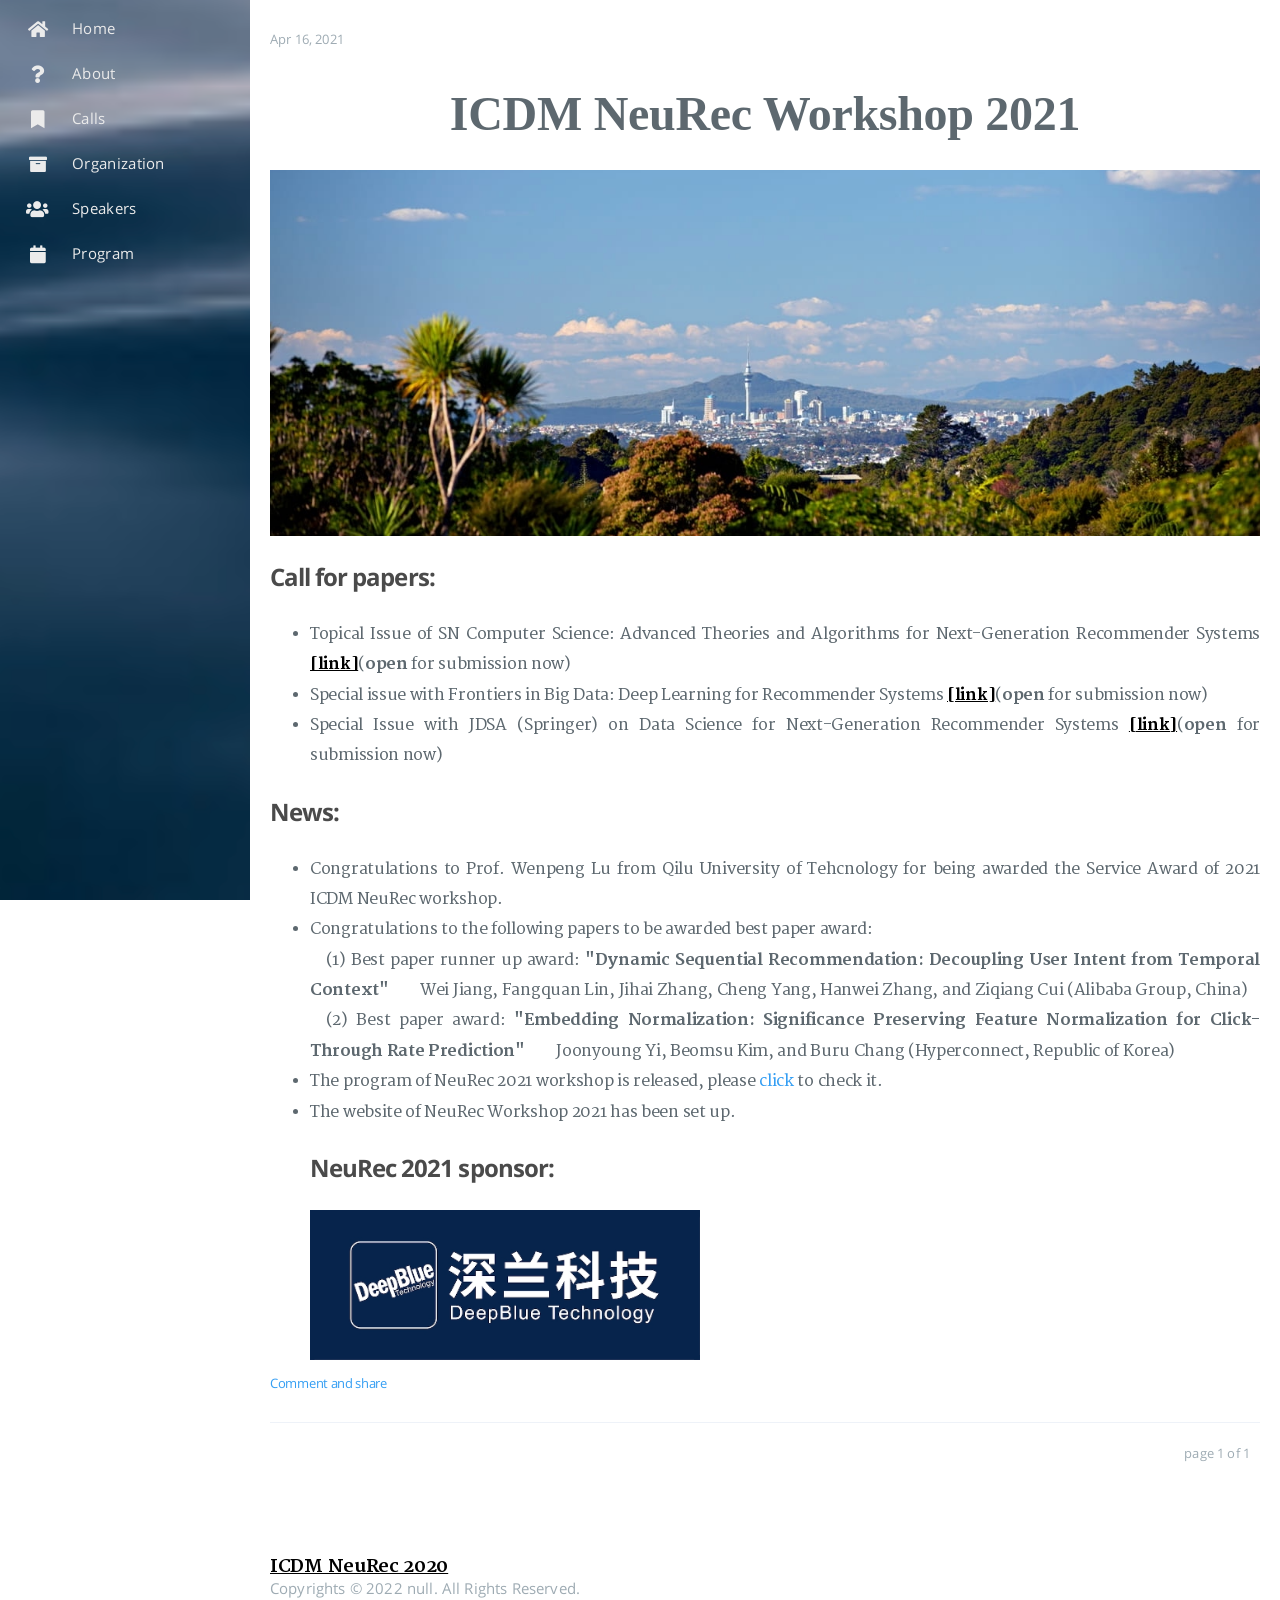
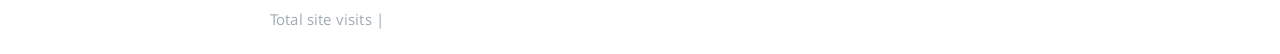
<file: archives/2021/04/index.html>
<!DOCTYPE html>
<html lang="en">
    
<head>
    <meta charset="UTF-8">
    <meta name="viewport" content="width=device-width, initial-scale=1">
    <meta name="generator" content="NeuRec-Workshop">
    <title>Archives: 2021/4 - NeuRec-Workshop</title>
    <meta name="author" content="">
    
    
    
    <script type="application/ld+json">{}</script>
    <meta property="og:type" content="blog">
<meta property="og:title" content="NeuRec-Workshop">
<meta property="og:url" content="http://example.com/archives/2021/04/index.html">
<meta property="og:site_name" content="NeuRec-Workshop">
<meta property="og:locale" content="en_US">
<meta name="twitter:card" content="summary">
    
    
        
    
    
    
    
    
    <!--STYLES-->
    
<link rel="stylesheet" href="/assets/css/style-vzbkboope7addrrtkdxgheldasey05swj89wi1lljdxw4etprnqzjrxhk5us.min.css">

    <!--STYLES END-->
    

    

    
</head>

    <body>
        <div id="blog">
            <!-- Define author's picture -->


    

<header id="header" data-behavior="2">
    <i id="btn-open-sidebar" class="fa fa-lg fa-bars"></i>
    <div class="header-title">
        <a
            class="header-title-link"
            href="/"
            aria-label=""
        >
            NeuRec-Workshop
        </a>
    </div>
    
        
            <a
                class="header-right-picture "
                href="#about"
                aria-label="Open the link: /#about"
            >
        
        
        </a>
    
</header>

            <!-- Define author's picture -->


<nav id="sidebar" data-behavior="2">
    <div class="sidebar-container">
        
        
            <ul class="sidebar-buttons">
            
                <li class="sidebar-button">
                    
                        <a
                            class="sidebar-button-link "
                            href="/"
                            
                            rel="noopener"
                            title="Home"
                        >
                        <i class="sidebar-button-icon fa fa-home" aria-hidden="true"></i>
                        <span class="sidebar-button-desc">Home</span>
                    </a>
            </li>
            
                <li class="sidebar-button">
                    
                        <a
                            class="sidebar-button-link "
                            href="/About"
                            
                            rel="noopener"
                            title="About"
                        >
                        <i class="sidebar-button-icon fa fa-question" aria-hidden="true"></i>
                        <span class="sidebar-button-desc">About</span>
                    </a>
            </li>
            
                <li class="sidebar-button">
                    
                        <a
                            class="sidebar-button-link "
                            href="/Calls"
                            
                            rel="noopener"
                            title="Calls"
                        >
                        <i class="sidebar-button-icon fa fa-bookmark" aria-hidden="true"></i>
                        <span class="sidebar-button-desc">Calls</span>
                    </a>
            </li>
            
                <li class="sidebar-button">
                    
                        <a
                            class="sidebar-button-link "
                            href="/Organization"
                            
                            rel="noopener"
                            title="Organization"
                        >
                        <i class="sidebar-button-icon fa fa-archive" aria-hidden="true"></i>
                        <span class="sidebar-button-desc">Organization</span>
                    </a>
            </li>
            
                <li class="sidebar-button">
                    
                        <a
                            class="sidebar-button-link "
                            href="/Speakers"
                            
                            rel="noopener"
                            title="Speakers"
                        >
                        <i class="sidebar-button-icon fa fa-users" aria-hidden="true"></i>
                        <span class="sidebar-button-desc">Speakers</span>
                    </a>
            </li>
            
                <li class="sidebar-button">
                    
                        <a
                            class="sidebar-button-link "
                            href="/Program"
                            
                            rel="noopener"
                            title="Program"
                        >
                        <i class="sidebar-button-icon fa fa-calendar" aria-hidden="true"></i>
                        <span class="sidebar-button-desc">Program</span>
                    </a>
            </li>
            
        </ul>
        
    </div>
</nav>

            
            <div id="main" data-behavior="2"
                 class="
                        hasCoverMetaIn
                        ">
                
    <section class="postShorten-group main-content-wrap">
    
    
    <article class="postShorten postShorten--thumbnailimg-bottom">
        <div class="postShorten-wrap">
            
            <div class="postShorten-header">
                <h1 class="postShorten-title">
                    
                        <a
                            class="link-unstyled"
                            href="/2021/04/16/NeuRec-Workshop/"
                            aria-label=":  "
                        >
                             
                        </a>
                    
                </h1>
                <div class="postShorten-meta">
    <time datetime="2021-04-16T11:02:00+08:00">
	
		    Apr 16, 2021
    	
    </time>
    
</div>

            </div>
            
                <div class="postShorten-content">
                    <p><font face="Times New Roman" size="8"><center><b>ICDM NeuRec Workshop 2021</b></center></font><br><img src="/2021/04/16/NeuRec-Workshop/auck.jpg"></p>
<h2 id="Call-for-papers"><a href="#Call-for-papers" class="headerlink" title="Call for papers:"></a><strong>Call for papers:</strong></h2><ul>
<li>Topical Issue of SN Computer Science: Advanced Theories and Algorithms for Next-Generation Recommender Systems <a target="_blank" rel="noopener" href="https://resource-cms.springernature.com/springer-cms/rest/v1/content/18491852/data/v6" style="color:black"><b><u>[link]</u></b></a>(<strong>open</strong> for submission now)</li>
<li>Special issue with Frontiers in Big Data:  Deep Learning for Recommender Systems <a target="_blank" rel="noopener" href="https://www.frontiersin.org/research-topics/15969/deep-learning-for-recommender-systems" style="color:black"><b><u>[link]</u></b></a>(<strong>open</strong> for submission now)</li>
<li>Special Issue with JDSA (Springer) on Data Science for Next-Generation Recommender Systems <a target="_blank" rel="noopener" href="https://www.springer.com/journal/41060/updates/17193470" style="color:black"><b><u>[link]</u></b></a>(<strong>open</strong> for submission now)</li>
</ul>
<h2 id="News"><a href="#News" class="headerlink" title="News:"></a><strong>News:</strong></h2><ul>
<li>Congratulations to Prof. Wenpeng Lu from Qilu University of Tehcnology for being awarded the Service Award of 2021 ICDM NeuRec workshop.  </li>
<li>Congratulations to the following papers to be awarded best paper award:<br>&emsp;(1) Best paper runner up award: <b>&quot;Dynamic Sequential Recommendation: Decoupling User Intent from Temporal Context&quot;</b>&emsp;&emsp;Wei Jiang, Fangquan Lin, Jihai Zhang, Cheng Yang, Hanwei Zhang, and Ziqiang Cui (Alibaba Group, China)<br>&emsp;(2) Best paper award: <b>&quot;Embedding Normalization: Significance Preserving Feature Normalization for Click-Through Rate Prediction&quot;</b>&emsp;&emsp;Joonyoung Yi, Beomsu Kim, and Buru Chang (Hyperconnect, Republic of Korea)</li>
<li>The program of NeuRec 2021 workshop is released, please <a target="_blank" rel="noopener" href="https://neurec21.github.io/Program/">click</a> to check it.</li>
<li>The website of NeuRec Workshop 2021 has been set up.<h2 id="NeuRec-2021-sponsor"><a href="#NeuRec-2021-sponsor" class="headerlink" title="NeuRec 2021 sponsor:"></a><strong>NeuRec 2021 sponsor:</strong></h2><a target="_blank" rel="noopener" href="https://www.deepblueai.com/"> <img src="/2021/04/16/NeuRec-Workshop/deepblue.jpg" width="300" height="300" style="zoom:50%"> </a></li>
</ul>
<style>
.demo{
position: absolute; 
bottom: -200px; 
width: 100%; 
height: 70px;/*脚部的高度*/ 
clear:both; 
}
</style>

<div class="demo">
<a target="_blank" rel="noopener" href="https://datasj.github.io/" style="color:black"><b><u><font size="4">ICDM NeuRec 2020</font></u></b></a>
</div>



                    
                        


                    
                    
                        <p>
                            <a
                                href="/2021/04/16/NeuRec-Workshop/#post-footer"
                                class="postShorten-excerpt_link link"
                                aria-label=""
                            >
                                Comment and share
                            </a>
                        </p>
                    
                </div>
            
        </div>
        
    </article>
    
    <div class="pagination-bar">
    <ul class="pagination">
        
        
        <li class="pagination-number">page 1 of 1</li>
    </ul>
</div>

</section>



                <footer id="footer" class="main-content-wrap">
    <span class="copyrights">
        Copyrights &copy; 2022 null. All Rights Reserved.</span>
        <br>
          <!-- 不蒜子统计 -->
          <span id="busuanzi_container_site_pv">
            Total site visits <span id="busuanzi_value_site_pv"></span>
          </span>
          <span class="post-meta-divider">|</span>
          <span id="busuanzi_container_site_uv" style='display:none'>
            Number of visitors <span id="busuanzi_value_site_uv"></span>
          </span>
          <script async src="//busuanzi.ibruce.info/busuanzi/2.3/busuanzi.pure.mini.js"></script>
</footer>

            </div>
            
        </div>
        


<div id="about">
    <div id="about-card">
        <div id="about-btn-close">
            <i class="fa fa-times"></i>
        </div>
        
            <h4 id="about-card-name"></h4>
        
            <div id="about-card-bio"><p>author.bio</p>
</div>
        
        
            <div id="about-card-job">
                <i class="fa fa-briefcase"></i>
                <br/>
                <p>author.job</p>

            </div>
        
        
    </div>
</div>

        
        
<div id="cover" style="background-image:url('/assets/images/blue.jpg');"></div>
        <!--SCRIPTS-->

<script src="/assets/js/script-xehufl98aeflz2ylnmqkdmmzicsbdpqvxbnkexe95dbcmdagmdur3wnlqwwa.min.js"></script>

<!--SCRIPTS END-->





    </body>
</html>
</file>
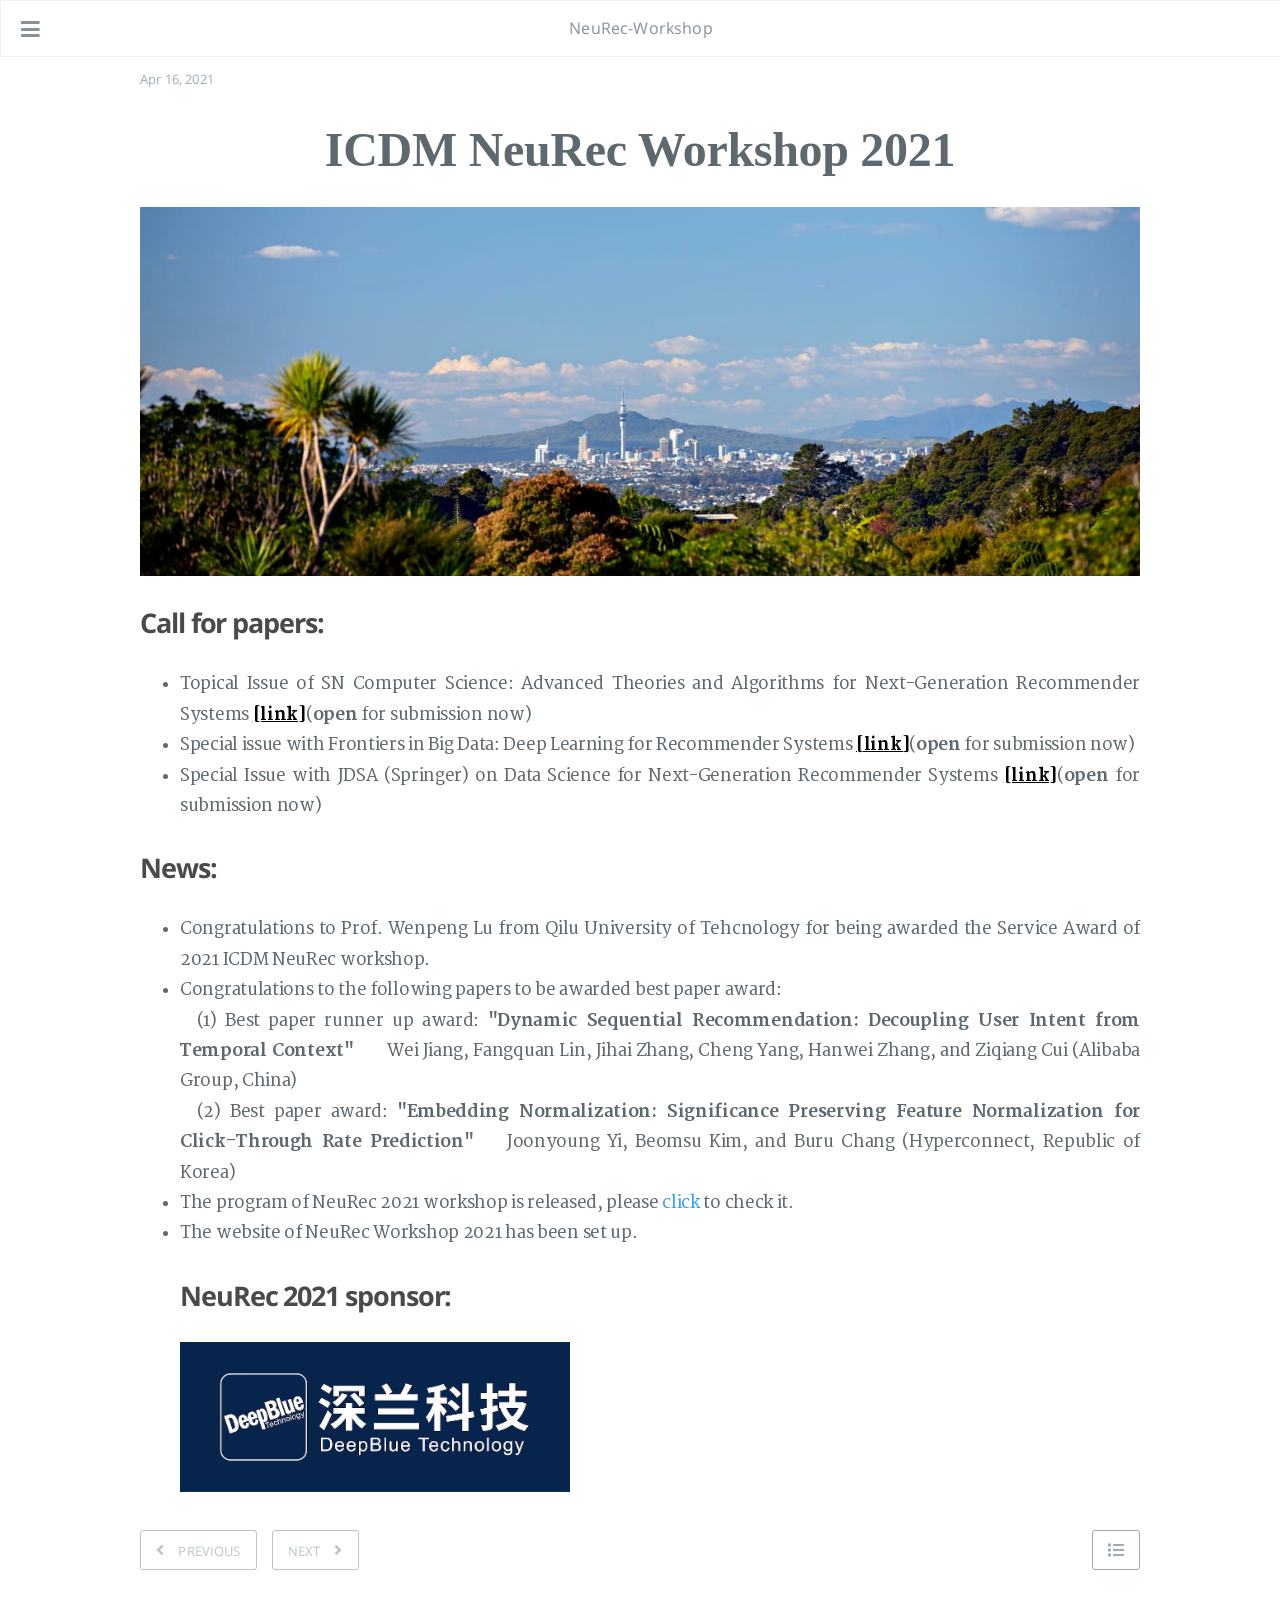
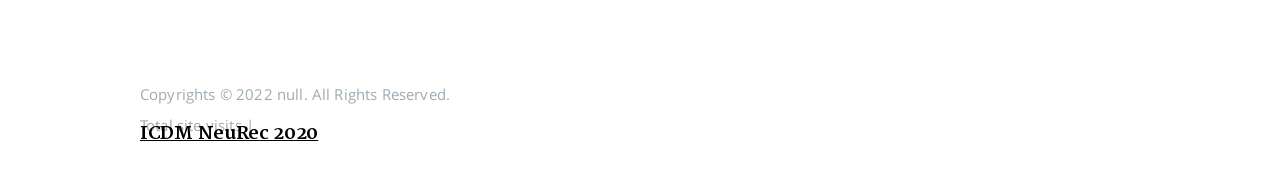
<file: 2021/04/16/NeuRec-Workshop/index.html>
<!DOCTYPE html>
<html lang="en">
    
<head>
    <meta charset="UTF-8">
    <meta name="viewport" content="width=device-width, initial-scale=1">
    <meta name="generator" content="NeuRec-Workshop">
    <title>  - NeuRec-Workshop</title>
    <meta name="author" content="">
    
    
    
    <script type="application/ld+json">{"@context":"http://schema.org","@type":"BlogPosting","author":{"@type":"Person","name":null,"sameAs":[]},"articleBody":"ICDM NeuRec Workshop 2021\nCall for papers:\nTopical Issue of SN Computer Science: Advanced Theories and Algorithms for Next-Generation Recommender Systems [link](open for submission now)\nSpecial issue with Frontiers in Big Data:  Deep Learning for Recommender Systems [link](open for submission now)\nSpecial Issue with JDSA (Springer) on Data Science for Next-Generation Recommender Systems [link](open for submission now)\n\nNews:\nCongratulations to Prof. Wenpeng Lu from Qilu University of Tehcnology for being awarded the Service Award of 2021 ICDM NeuRec workshop.  \nCongratulations to the following papers to be awarded best paper award:&emsp;(1) Best paper runner up award: &quot;Dynamic Sequential Recommendation: Decoupling User Intent from Temporal Context&quot;&emsp;&emsp;Wei Jiang, Fangquan Lin, Jihai Zhang, Cheng Yang, Hanwei Zhang, and Ziqiang Cui (Alibaba Group, China)&emsp;(2) Best paper award: &quot;Embedding Normalization: Significance Preserving Feature Normalization for Click-Through Rate Prediction&quot;&emsp;&emsp;Joonyoung Yi, Beomsu Kim, and Buru Chang (Hyperconnect, Republic of Korea)\nThe program of NeuRec 2021 workshop is released, please click to check it.\nThe website of NeuRec Workshop 2021 has been set up.NeuRec 2021 sponsor:  \n\n\n.demo{\nposition: absolute; \nbottom: -200px; \nwidth: 100%; \nheight: 70px;/*脚部的高度*/ \nclear:both; \n}\n\n\n\nICDM NeuRec 2020\n\n\n\n","dateCreated":"2021-04-16T11:02:00+08:00","dateModified":"2021-12-12T09:25:18+08:00","datePublished":"2021-04-16T11:02:00+08:00","description":"","headline":" ","image":[],"mainEntityOfPage":{"@type":"WebPage","@id":"http://example.com/2021/04/16/NeuRec-Workshop/"},"publisher":{"@type":"Organization","name":null,"sameAs":[]},"url":"http://example.com/2021/04/16/NeuRec-Workshop/"}</script>
    <meta name="description" content="ICDM NeuRec Workshop 2021 Call for papers: Topical Issue of SN Computer Science: Advanced Theories and Algorithms for Next-Generation Recommender Systems [link](open for submission now) Special issue">
<meta property="og:type" content="blog">
<meta property="og:title" content=" ">
<meta property="og:url" content="http://example.com/2021/04/16/NeuRec-Workshop/index.html">
<meta property="og:site_name" content="NeuRec-Workshop">
<meta property="og:description" content="ICDM NeuRec Workshop 2021 Call for papers: Topical Issue of SN Computer Science: Advanced Theories and Algorithms for Next-Generation Recommender Systems [link](open for submission now) Special issue">
<meta property="og:locale" content="en_US">
<meta property="og:image" content="http://example.com/2021/04/16/NeuRec-Workshop/auck.jpg">
<meta property="og:image" content="http://example.com/2021/04/16/NeuRec-Workshop/deepblue.jpg">
<meta property="article:published_time" content="2021-04-16T03:02:00.000Z">
<meta property="article:modified_time" content="2021-12-12T01:25:18.153Z">
<meta name="twitter:card" content="summary">
<meta name="twitter:image" content="http://example.com/2021/04/16/NeuRec-Workshop/auck.jpg">
    
    
        
    
    
    
    
    
    <!--STYLES-->
    
<link rel="stylesheet" href="/assets/css/style-vzbkboope7addrrtkdxgheldasey05swj89wi1lljdxw4etprnqzjrxhk5us.min.css">

    <!--STYLES END-->
    

    

    
        
    
</head>

    <body>
        <div id="blog">
            <!-- Define author's picture -->


    

<header id="header" data-behavior="5">
    <i id="btn-open-sidebar" class="fa fa-lg fa-bars"></i>
    <div class="header-title">
        <a
            class="header-title-link"
            href="/"
            aria-label=""
        >
            NeuRec-Workshop
        </a>
    </div>
    
        
            <a
                class="header-right-picture "
                href="#about"
                aria-label="Open the link: /#about"
            >
        
        
        </a>
    
</header>

            <!-- Define author's picture -->


<nav id="sidebar" data-behavior="5">
    <div class="sidebar-container">
        
        
            <ul class="sidebar-buttons">
            
                <li class="sidebar-button">
                    
                        <a
                            class="sidebar-button-link "
                            href="/"
                            
                            rel="noopener"
                            title="Home"
                        >
                        <i class="sidebar-button-icon fa fa-home" aria-hidden="true"></i>
                        <span class="sidebar-button-desc">Home</span>
                    </a>
            </li>
            
                <li class="sidebar-button">
                    
                        <a
                            class="sidebar-button-link "
                            href="/About"
                            
                            rel="noopener"
                            title="About"
                        >
                        <i class="sidebar-button-icon fa fa-question" aria-hidden="true"></i>
                        <span class="sidebar-button-desc">About</span>
                    </a>
            </li>
            
                <li class="sidebar-button">
                    
                        <a
                            class="sidebar-button-link "
                            href="/Calls"
                            
                            rel="noopener"
                            title="Calls"
                        >
                        <i class="sidebar-button-icon fa fa-bookmark" aria-hidden="true"></i>
                        <span class="sidebar-button-desc">Calls</span>
                    </a>
            </li>
            
                <li class="sidebar-button">
                    
                        <a
                            class="sidebar-button-link "
                            href="/Organization"
                            
                            rel="noopener"
                            title="Organization"
                        >
                        <i class="sidebar-button-icon fa fa-archive" aria-hidden="true"></i>
                        <span class="sidebar-button-desc">Organization</span>
                    </a>
            </li>
            
                <li class="sidebar-button">
                    
                        <a
                            class="sidebar-button-link "
                            href="/Speakers"
                            
                            rel="noopener"
                            title="Speakers"
                        >
                        <i class="sidebar-button-icon fa fa-users" aria-hidden="true"></i>
                        <span class="sidebar-button-desc">Speakers</span>
                    </a>
            </li>
            
                <li class="sidebar-button">
                    
                        <a
                            class="sidebar-button-link "
                            href="/Program"
                            
                            rel="noopener"
                            title="Program"
                        >
                        <i class="sidebar-button-icon fa fa-calendar" aria-hidden="true"></i>
                        <span class="sidebar-button-desc">Program</span>
                    </a>
            </li>
            
        </ul>
        
    </div>
</nav>

            
            <div id="main" data-behavior="5"
                 class="
                        hasCoverMetaIn
                        ">
                
<article class="post">
    
    
        <div class="post-header main-content-wrap text-left">
    
        <h1 class="post-title">
             
        </h1>
    
    
        <div class="post-meta">
    <time datetime="2021-04-16T11:02:00+08:00">
	
		    Apr 16, 2021
    	
    </time>
    
</div>

    
</div>

    
    <div class="post-content markdown">
        <div class="main-content-wrap">
            <p><font face="Times New Roman" size="8"><center><b>ICDM NeuRec Workshop 2021</b></center></font><br><img src="/2021/04/16/NeuRec-Workshop/auck.jpg"></p>
<h2 id="Call-for-papers"><a href="#Call-for-papers" class="headerlink" title="Call for papers:"></a><strong>Call for papers:</strong></h2><ul>
<li>Topical Issue of SN Computer Science: Advanced Theories and Algorithms for Next-Generation Recommender Systems <a target="_blank" rel="noopener" href="https://resource-cms.springernature.com/springer-cms/rest/v1/content/18491852/data/v6" style="color:black"><b><u>[link]</u></b></a>(<strong>open</strong> for submission now)</li>
<li>Special issue with Frontiers in Big Data:  Deep Learning for Recommender Systems <a target="_blank" rel="noopener" href="https://www.frontiersin.org/research-topics/15969/deep-learning-for-recommender-systems" style="color:black"><b><u>[link]</u></b></a>(<strong>open</strong> for submission now)</li>
<li>Special Issue with JDSA (Springer) on Data Science for Next-Generation Recommender Systems <a target="_blank" rel="noopener" href="https://www.springer.com/journal/41060/updates/17193470" style="color:black"><b><u>[link]</u></b></a>(<strong>open</strong> for submission now)</li>
</ul>
<h2 id="News"><a href="#News" class="headerlink" title="News:"></a><strong>News:</strong></h2><ul>
<li>Congratulations to Prof. Wenpeng Lu from Qilu University of Tehcnology for being awarded the Service Award of 2021 ICDM NeuRec workshop.  </li>
<li>Congratulations to the following papers to be awarded best paper award:<br>&emsp;(1) Best paper runner up award: <b>&quot;Dynamic Sequential Recommendation: Decoupling User Intent from Temporal Context&quot;</b>&emsp;&emsp;Wei Jiang, Fangquan Lin, Jihai Zhang, Cheng Yang, Hanwei Zhang, and Ziqiang Cui (Alibaba Group, China)<br>&emsp;(2) Best paper award: <b>&quot;Embedding Normalization: Significance Preserving Feature Normalization for Click-Through Rate Prediction&quot;</b>&emsp;&emsp;Joonyoung Yi, Beomsu Kim, and Buru Chang (Hyperconnect, Republic of Korea)</li>
<li>The program of NeuRec 2021 workshop is released, please <a target="_blank" rel="noopener" href="https://neurec21.github.io/Program/">click</a> to check it.</li>
<li>The website of NeuRec Workshop 2021 has been set up.<h2 id="NeuRec-2021-sponsor"><a href="#NeuRec-2021-sponsor" class="headerlink" title="NeuRec 2021 sponsor:"></a><strong>NeuRec 2021 sponsor:</strong></h2><a target="_blank" rel="noopener" href="https://www.deepblueai.com/"> <img src="/2021/04/16/NeuRec-Workshop/deepblue.jpg" width="300" height="300" style="zoom:50%"> </a></li>
</ul>
<style>
.demo{
position: absolute; 
bottom: -200px; 
width: 100%; 
height: 70px;/*脚部的高度*/ 
clear:both; 
}
</style>

<div class="demo">
<a target="_blank" rel="noopener" href="https://datasj.github.io/" style="color:black"><b><u><font size="4">ICDM NeuRec 2020</font></u></b></a>
</div>



            


        </div>
    </div>
    <div id="post-footer" class="post-footer main-content-wrap">
        
        
            <div class="post-actions-wrap">
    <nav>
        <ul class="post-actions post-action-nav">
            <li class="post-action">
                
                    <a
                        class="post-action-btn btn btn--disabled"
                        aria-hidden="true"
                    >
                        
                        <i class="fa fa-angle-left" aria-hidden="true"></i>
                        <span class="hide-xs hide-sm text-small icon-ml">PREVIOUS</span>
                    </a>
            </li>
            <li class="post-action">
                
                    <a
                        class="post-action-btn btn btn--disabled"
                        aria-hidden="true"
                    >
                        
                        <span class="hide-xs hide-sm text-small icon-mr">NEXT</span>
                        <i class="fa fa-angle-right" aria-hidden="true"></i>
                    </a>
            </li>
        </ul>
    </nav>
    <ul class="post-actions post-action-share">
        <li class="post-action hide-lg hide-md hide-sm">
            <a
                class="post-action-btn btn btn--default btn-open-shareoptions"
                href="#btn-open-shareoptions"
                aria-label="Share this post"
            >
                <i class="fa fa-share-alt" aria-hidden="true"></i>
            </a>
        </li>
        
        
            
        
        <li class="post-action">
            
                <a class="post-action-btn btn btn--default" href="#" aria-label="Back to top">
            
                <i class="fa fa-list" aria-hidden="true"></i>
            </a>
        </li>
    </ul>
</div>


        
        
            
        
    </div>
</article>



                <footer id="footer" class="main-content-wrap">
    <span class="copyrights">
        Copyrights &copy; 2022 null. All Rights Reserved.</span>
        <br>
          <!-- 不蒜子统计 -->
          <span id="busuanzi_container_site_pv">
            Total site visits <span id="busuanzi_value_site_pv"></span>
          </span>
          <span class="post-meta-divider">|</span>
          <span id="busuanzi_container_site_uv" style='display:none'>
            Number of visitors <span id="busuanzi_value_site_uv"></span>
          </span>
          <script async src="//busuanzi.ibruce.info/busuanzi/2.3/busuanzi.pure.mini.js"></script>
</footer>

            </div>
            
                <div id="bottom-bar" class="post-bottom-bar" data-behavior="5">
                    <div class="post-actions-wrap">
    <nav>
        <ul class="post-actions post-action-nav">
            <li class="post-action">
                
                    <a
                        class="post-action-btn btn btn--disabled"
                        aria-hidden="true"
                    >
                        
                        <i class="fa fa-angle-left" aria-hidden="true"></i>
                        <span class="hide-xs hide-sm text-small icon-ml">PREVIOUS</span>
                    </a>
            </li>
            <li class="post-action">
                
                    <a
                        class="post-action-btn btn btn--disabled"
                        aria-hidden="true"
                    >
                        
                        <span class="hide-xs hide-sm text-small icon-mr">NEXT</span>
                        <i class="fa fa-angle-right" aria-hidden="true"></i>
                    </a>
            </li>
        </ul>
    </nav>
    <ul class="post-actions post-action-share">
        <li class="post-action hide-lg hide-md hide-sm">
            <a
                class="post-action-btn btn btn--default btn-open-shareoptions"
                href="#btn-open-shareoptions"
                aria-label="Share this post"
            >
                <i class="fa fa-share-alt" aria-hidden="true"></i>
            </a>
        </li>
        
        
            
        
        <li class="post-action">
            
                <a class="post-action-btn btn btn--default" href="#" aria-label="Back to top">
            
                <i class="fa fa-list" aria-hidden="true"></i>
            </a>
        </li>
    </ul>
</div>


                </div>
                

            
        </div>
        


<div id="about">
    <div id="about-card">
        <div id="about-btn-close">
            <i class="fa fa-times"></i>
        </div>
        
            <h4 id="about-card-name"></h4>
        
            <div id="about-card-bio"><p>author.bio</p>
</div>
        
        
            <div id="about-card-job">
                <i class="fa fa-briefcase"></i>
                <br/>
                <p>author.job</p>

            </div>
        
        
    </div>
</div>

        
        
<div id="cover" style="background-image:url('/assets/images/blue.jpg');"></div>
        <!--SCRIPTS-->

<script src="/assets/js/script-xehufl98aeflz2ylnmqkdmmzicsbdpqvxbnkexe95dbcmdagmdur3wnlqwwa.min.js"></script>

<!--SCRIPTS END-->


    




    </body>
</html>
</file>
<file: assets/css/style-vzbkboope7addrrtkdxgheldasey05swj89wi1lljdxw4etprnqzjrxhk5us.min.css>
@charset "UTF-8";/*!
 * Font Awesome Free 5.15.2 by @fontawesome - https://fontawesome.com
 * License - https://fontawesome.com/license/free (Icons: CC BY 4.0, Fonts: SIL OFL 1.1, Code: MIT License)
 */.fa,.fab,.fad,.fal,.far,.fas{-moz-osx-font-smoothing:grayscale;-webkit-font-smoothing:antialiased;display:inline-block;font-style:normal;font-variant:normal;text-rendering:auto;line-height:1}.fa-lg{font-size:1.33333em;line-height:.75em;vertical-align:-.0667em}.fa-xs{font-size:.75em}.fa-sm{font-size:.875em}.fa-1x{font-size:1em}.fa-2x{font-size:2em}.fa-3x{font-size:3em}.fa-4x{font-size:4em}.fa-5x{font-size:5em}.fa-6x{font-size:6em}.fa-7x{font-size:7em}.fa-8x{font-size:8em}.fa-9x{font-size:9em}.fa-10x{font-size:10em}.fa-fw{text-align:center;width:1.25em}.fa-ul{list-style-type:none;margin-left:2.5em;padding-left:0}.fa-ul>li{position:relative}.fa-li{left:-2em;position:absolute;text-align:center;width:2em;line-height:inherit}.fa-border{border:solid .08em #eee;border-radius:.1em;padding:.2em .25em .15em}.fa-pull-left{float:left}.fa-pull-right{float:right}.fa.fa-pull-left,.fab.fa-pull-left,.fal.fa-pull-left,.far.fa-pull-left,.fas.fa-pull-left{margin-right:.3em}.fa.fa-pull-right,.fab.fa-pull-right,.fal.fa-pull-right,.far.fa-pull-right,.fas.fa-pull-right{margin-left:.3em}.fa-spin{-webkit-animation:fa-spin 2s infinite linear;animation:fa-spin 2s infinite linear}.fa-pulse{-webkit-animation:fa-spin 1s infinite steps(8);animation:fa-spin 1s infinite steps(8)}@-webkit-keyframes fa-spin{0%{-webkit-transform:rotate(0);transform:rotate(0)}100%{-webkit-transform:rotate(360deg);transform:rotate(360deg)}}@keyframes fa-spin{0%{-webkit-transform:rotate(0);transform:rotate(0)}100%{-webkit-transform:rotate(360deg);transform:rotate(360deg)}}.fa-rotate-90{-webkit-transform:rotate(90deg);transform:rotate(90deg)}.fa-rotate-180{-webkit-transform:rotate(180deg);transform:rotate(180deg)}.fa-rotate-270{-webkit-transform:rotate(270deg);transform:rotate(270deg)}.fa-flip-horizontal{-webkit-transform:scale(-1,1);transform:scale(-1,1)}.fa-flip-vertical{-webkit-transform:scale(1,-1);transform:scale(1,-1)}.fa-flip-both,.fa-flip-horizontal.fa-flip-vertical{-webkit-transform:scale(-1,-1);transform:scale(-1,-1)}:root .fa-flip-both,:root .fa-flip-horizontal,:root .fa-flip-vertical,:root .fa-rotate-180,:root .fa-rotate-270,:root .fa-rotate-90{-webkit-filter:none;filter:none}.fa-stack{display:inline-block;height:2em;line-height:2em;position:relative;vertical-align:middle;width:2.5em}.fa-stack-1x,.fa-stack-2x{left:0;position:absolute;text-align:center;width:100%}.fa-stack-1x{line-height:inherit}.fa-stack-2x{font-size:2em}.fa-inverse{color:#fff}.fa-500px:before{content:"\f26e"}.fa-accessible-icon:before{content:"\f368"}.fa-accusoft:before{content:"\f369"}.fa-acquisitions-incorporated:before{content:"\f6af"}.fa-ad:before{content:"\f641"}.fa-address-book:before{content:"\f2b9"}.fa-address-card:before{content:"\f2bb"}.fa-adjust:before{content:"\f042"}.fa-adn:before{content:"\f170"}.fa-adversal:before{content:"\f36a"}.fa-affiliatetheme:before{content:"\f36b"}.fa-air-freshener:before{content:"\f5d0"}.fa-airbnb:before{content:"\f834"}.fa-algolia:before{content:"\f36c"}.fa-align-center:before{content:"\f037"}.fa-align-justify:before{content:"\f039"}.fa-align-left:before{content:"\f036"}.fa-align-right:before{content:"\f038"}.fa-alipay:before{content:"\f642"}.fa-allergies:before{content:"\f461"}.fa-amazon:before{content:"\f270"}.fa-amazon-pay:before{content:"\f42c"}.fa-ambulance:before{content:"\f0f9"}.fa-american-sign-language-interpreting:before{content:"\f2a3"}.fa-amilia:before{content:"\f36d"}.fa-anchor:before{content:"\f13d"}.fa-android:before{content:"\f17b"}.fa-angellist:before{content:"\f209"}.fa-angle-double-down:before{content:"\f103"}.fa-angle-double-left:before{content:"\f100"}.fa-angle-double-right:before{content:"\f101"}.fa-angle-double-up:before{content:"\f102"}.fa-angle-down:before{content:"\f107"}.fa-angle-left:before{content:"\f104"}.fa-angle-right:before{content:"\f105"}.fa-angle-up:before{content:"\f106"}.fa-angry:before{content:"\f556"}.fa-angrycreative:before{content:"\f36e"}.fa-angular:before{content:"\f420"}.fa-ankh:before{content:"\f644"}.fa-app-store:before{content:"\f36f"}.fa-app-store-ios:before{content:"\f370"}.fa-apper:before{content:"\f371"}.fa-apple:before{content:"\f179"}.fa-apple-alt:before{content:"\f5d1"}.fa-apple-pay:before{content:"\f415"}.fa-archive:before{content:"\f187"}.fa-archway:before{content:"\f557"}.fa-arrow-alt-circle-down:before{content:"\f358"}.fa-arrow-alt-circle-left:before{content:"\f359"}.fa-arrow-alt-circle-right:before{content:"\f35a"}.fa-arrow-alt-circle-up:before{content:"\f35b"}.fa-arrow-circle-down:before{content:"\f0ab"}.fa-arrow-circle-left:before{content:"\f0a8"}.fa-arrow-circle-right:before{content:"\f0a9"}.fa-arrow-circle-up:before{content:"\f0aa"}.fa-arrow-down:before{content:"\f063"}.fa-arrow-left:before{content:"\f060"}.fa-arrow-right:before{content:"\f061"}.fa-arrow-up:before{content:"\f062"}.fa-arrows-alt:before{content:"\f0b2"}.fa-arrows-alt-h:before{content:"\f337"}.fa-arrows-alt-v:before{content:"\f338"}.fa-artstation:before{content:"\f77a"}.fa-assistive-listening-systems:before{content:"\f2a2"}.fa-asterisk:before{content:"\f069"}.fa-asymmetrik:before{content:"\f372"}.fa-at:before{content:"\f1fa"}.fa-atlas:before{content:"\f558"}.fa-atlassian:before{content:"\f77b"}.fa-atom:before{content:"\f5d2"}.fa-audible:before{content:"\f373"}.fa-audio-description:before{content:"\f29e"}.fa-autoprefixer:before{content:"\f41c"}.fa-avianex:before{content:"\f374"}.fa-aviato:before{content:"\f421"}.fa-award:before{content:"\f559"}.fa-aws:before{content:"\f375"}.fa-baby:before{content:"\f77c"}.fa-baby-carriage:before{content:"\f77d"}.fa-backspace:before{content:"\f55a"}.fa-backward:before{content:"\f04a"}.fa-bacon:before{content:"\f7e5"}.fa-bacteria:before{content:"\e059"}.fa-bacterium:before{content:"\e05a"}.fa-bahai:before{content:"\f666"}.fa-balance-scale:before{content:"\f24e"}.fa-balance-scale-left:before{content:"\f515"}.fa-balance-scale-right:before{content:"\f516"}.fa-ban:before{content:"\f05e"}.fa-band-aid:before{content:"\f462"}.fa-bandcamp:before{content:"\f2d5"}.fa-barcode:before{content:"\f02a"}.fa-bars:before{content:"\f0c9"}.fa-baseball-ball:before{content:"\f433"}.fa-basketball-ball:before{content:"\f434"}.fa-bath:before{content:"\f2cd"}.fa-battery-empty:before{content:"\f244"}.fa-battery-full:before{content:"\f240"}.fa-battery-half:before{content:"\f242"}.fa-battery-quarter:before{content:"\f243"}.fa-battery-three-quarters:before{content:"\f241"}.fa-battle-net:before{content:"\f835"}.fa-bed:before{content:"\f236"}.fa-beer:before{content:"\f0fc"}.fa-behance:before{content:"\f1b4"}.fa-behance-square:before{content:"\f1b5"}.fa-bell:before{content:"\f0f3"}.fa-bell-slash:before{content:"\f1f6"}.fa-bezier-curve:before{content:"\f55b"}.fa-bible:before{content:"\f647"}.fa-bicycle:before{content:"\f206"}.fa-biking:before{content:"\f84a"}.fa-bimobject:before{content:"\f378"}.fa-binoculars:before{content:"\f1e5"}.fa-biohazard:before{content:"\f780"}.fa-birthday-cake:before{content:"\f1fd"}.fa-bitbucket:before{content:"\f171"}.fa-bitcoin:before{content:"\f379"}.fa-bity:before{content:"\f37a"}.fa-black-tie:before{content:"\f27e"}.fa-blackberry:before{content:"\f37b"}.fa-blender:before{content:"\f517"}.fa-blender-phone:before{content:"\f6b6"}.fa-blind:before{content:"\f29d"}.fa-blog:before{content:"\f781"}.fa-blogger:before{content:"\f37c"}.fa-blogger-b:before{content:"\f37d"}.fa-bluetooth:before{content:"\f293"}.fa-bluetooth-b:before{content:"\f294"}.fa-bold:before{content:"\f032"}.fa-bolt:before{content:"\f0e7"}.fa-bomb:before{content:"\f1e2"}.fa-bone:before{content:"\f5d7"}.fa-bong:before{content:"\f55c"}.fa-book:before{content:"\f02d"}.fa-book-dead:before{content:"\f6b7"}.fa-book-medical:before{content:"\f7e6"}.fa-book-open:before{content:"\f518"}.fa-book-reader:before{content:"\f5da"}.fa-bookmark:before{content:"\f02e"}.fa-bootstrap:before{content:"\f836"}.fa-border-all:before{content:"\f84c"}.fa-border-none:before{content:"\f850"}.fa-border-style:before{content:"\f853"}.fa-bowling-ball:before{content:"\f436"}.fa-box:before{content:"\f466"}.fa-box-open:before{content:"\f49e"}.fa-box-tissue:before{content:"\e05b"}.fa-boxes:before{content:"\f468"}.fa-braille:before{content:"\f2a1"}.fa-brain:before{content:"\f5dc"}.fa-bread-slice:before{content:"\f7ec"}.fa-briefcase:before{content:"\f0b1"}.fa-briefcase-medical:before{content:"\f469"}.fa-broadcast-tower:before{content:"\f519"}.fa-broom:before{content:"\f51a"}.fa-brush:before{content:"\f55d"}.fa-btc:before{content:"\f15a"}.fa-buffer:before{content:"\f837"}.fa-bug:before{content:"\f188"}.fa-building:before{content:"\f1ad"}.fa-bullhorn:before{content:"\f0a1"}.fa-bullseye:before{content:"\f140"}.fa-burn:before{content:"\f46a"}.fa-buromobelexperte:before{content:"\f37f"}.fa-bus:before{content:"\f207"}.fa-bus-alt:before{content:"\f55e"}.fa-business-time:before{content:"\f64a"}.fa-buy-n-large:before{content:"\f8a6"}.fa-buysellads:before{content:"\f20d"}.fa-calculator:before{content:"\f1ec"}.fa-calendar:before{content:"\f133"}.fa-calendar-alt:before{content:"\f073"}.fa-calendar-check:before{content:"\f274"}.fa-calendar-day:before{content:"\f783"}.fa-calendar-minus:before{content:"\f272"}.fa-calendar-plus:before{content:"\f271"}.fa-calendar-times:before{content:"\f273"}.fa-calendar-week:before{content:"\f784"}.fa-camera:before{content:"\f030"}.fa-camera-retro:before{content:"\f083"}.fa-campground:before{content:"\f6bb"}.fa-canadian-maple-leaf:before{content:"\f785"}.fa-candy-cane:before{content:"\f786"}.fa-cannabis:before{content:"\f55f"}.fa-capsules:before{content:"\f46b"}.fa-car:before{content:"\f1b9"}.fa-car-alt:before{content:"\f5de"}.fa-car-battery:before{content:"\f5df"}.fa-car-crash:before{content:"\f5e1"}.fa-car-side:before{content:"\f5e4"}.fa-caravan:before{content:"\f8ff"}.fa-caret-down:before{content:"\f0d7"}.fa-caret-left:before{content:"\f0d9"}.fa-caret-right:before{content:"\f0da"}.fa-caret-square-down:before{content:"\f150"}.fa-caret-square-left:before{content:"\f191"}.fa-caret-square-right:before{content:"\f152"}.fa-caret-square-up:before{content:"\f151"}.fa-caret-up:before{content:"\f0d8"}.fa-carrot:before{content:"\f787"}.fa-cart-arrow-down:before{content:"\f218"}.fa-cart-plus:before{content:"\f217"}.fa-cash-register:before{content:"\f788"}.fa-cat:before{content:"\f6be"}.fa-cc-amazon-pay:before{content:"\f42d"}.fa-cc-amex:before{content:"\f1f3"}.fa-cc-apple-pay:before{content:"\f416"}.fa-cc-diners-club:before{content:"\f24c"}.fa-cc-discover:before{content:"\f1f2"}.fa-cc-jcb:before{content:"\f24b"}.fa-cc-mastercard:before{content:"\f1f1"}.fa-cc-paypal:before{content:"\f1f4"}.fa-cc-stripe:before{content:"\f1f5"}.fa-cc-visa:before{content:"\f1f0"}.fa-centercode:before{content:"\f380"}.fa-centos:before{content:"\f789"}.fa-certificate:before{content:"\f0a3"}.fa-chair:before{content:"\f6c0"}.fa-chalkboard:before{content:"\f51b"}.fa-chalkboard-teacher:before{content:"\f51c"}.fa-charging-station:before{content:"\f5e7"}.fa-chart-area:before{content:"\f1fe"}.fa-chart-bar:before{content:"\f080"}.fa-chart-line:before{content:"\f201"}.fa-chart-pie:before{content:"\f200"}.fa-check:before{content:"\f00c"}.fa-check-circle:before{content:"\f058"}.fa-check-double:before{content:"\f560"}.fa-check-square:before{content:"\f14a"}.fa-cheese:before{content:"\f7ef"}.fa-chess:before{content:"\f439"}.fa-chess-bishop:before{content:"\f43a"}.fa-chess-board:before{content:"\f43c"}.fa-chess-king:before{content:"\f43f"}.fa-chess-knight:before{content:"\f441"}.fa-chess-pawn:before{content:"\f443"}.fa-chess-queen:before{content:"\f445"}.fa-chess-rook:before{content:"\f447"}.fa-chevron-circle-down:before{content:"\f13a"}.fa-chevron-circle-left:before{content:"\f137"}.fa-chevron-circle-right:before{content:"\f138"}.fa-chevron-circle-up:before{content:"\f139"}.fa-chevron-down:before{content:"\f078"}.fa-chevron-left:before{content:"\f053"}.fa-chevron-right:before{content:"\f054"}.fa-chevron-up:before{content:"\f077"}.fa-child:before{content:"\f1ae"}.fa-chrome:before{content:"\f268"}.fa-chromecast:before{content:"\f838"}.fa-church:before{content:"\f51d"}.fa-circle:before{content:"\f111"}.fa-circle-notch:before{content:"\f1ce"}.fa-city:before{content:"\f64f"}.fa-clinic-medical:before{content:"\f7f2"}.fa-clipboard:before{content:"\f328"}.fa-clipboard-check:before{content:"\f46c"}.fa-clipboard-list:before{content:"\f46d"}.fa-clock:before{content:"\f017"}.fa-clone:before{content:"\f24d"}.fa-closed-captioning:before{content:"\f20a"}.fa-cloud:before{content:"\f0c2"}.fa-cloud-download-alt:before{content:"\f381"}.fa-cloud-meatball:before{content:"\f73b"}.fa-cloud-moon:before{content:"\f6c3"}.fa-cloud-moon-rain:before{content:"\f73c"}.fa-cloud-rain:before{content:"\f73d"}.fa-cloud-showers-heavy:before{content:"\f740"}.fa-cloud-sun:before{content:"\f6c4"}.fa-cloud-sun-rain:before{content:"\f743"}.fa-cloud-upload-alt:before{content:"\f382"}.fa-cloudflare:before{content:"\e07d"}.fa-cloudscale:before{content:"\f383"}.fa-cloudsmith:before{content:"\f384"}.fa-cloudversify:before{content:"\f385"}.fa-cocktail:before{content:"\f561"}.fa-code:before{content:"\f121"}.fa-code-branch:before{content:"\f126"}.fa-codepen:before{content:"\f1cb"}.fa-codiepie:before{content:"\f284"}.fa-coffee:before{content:"\f0f4"}.fa-cog:before{content:"\f013"}.fa-cogs:before{content:"\f085"}.fa-coins:before{content:"\f51e"}.fa-columns:before{content:"\f0db"}.fa-comment:before{content:"\f075"}.fa-comment-alt:before{content:"\f27a"}.fa-comment-dollar:before{content:"\f651"}.fa-comment-dots:before{content:"\f4ad"}.fa-comment-medical:before{content:"\f7f5"}.fa-comment-slash:before{content:"\f4b3"}.fa-comments:before{content:"\f086"}.fa-comments-dollar:before{content:"\f653"}.fa-compact-disc:before{content:"\f51f"}.fa-compass:before{content:"\f14e"}.fa-compress:before{content:"\f066"}.fa-compress-alt:before{content:"\f422"}.fa-compress-arrows-alt:before{content:"\f78c"}.fa-concierge-bell:before{content:"\f562"}.fa-confluence:before{content:"\f78d"}.fa-connectdevelop:before{content:"\f20e"}.fa-contao:before{content:"\f26d"}.fa-cookie:before{content:"\f563"}.fa-cookie-bite:before{content:"\f564"}.fa-copy:before{content:"\f0c5"}.fa-copyright:before{content:"\f1f9"}.fa-cotton-bureau:before{content:"\f89e"}.fa-couch:before{content:"\f4b8"}.fa-cpanel:before{content:"\f388"}.fa-creative-commons:before{content:"\f25e"}.fa-creative-commons-by:before{content:"\f4e7"}.fa-creative-commons-nc:before{content:"\f4e8"}.fa-creative-commons-nc-eu:before{content:"\f4e9"}.fa-creative-commons-nc-jp:before{content:"\f4ea"}.fa-creative-commons-nd:before{content:"\f4eb"}.fa-creative-commons-pd:before{content:"\f4ec"}.fa-creative-commons-pd-alt:before{content:"\f4ed"}.fa-creative-commons-remix:before{content:"\f4ee"}.fa-creative-commons-sa:before{content:"\f4ef"}.fa-creative-commons-sampling:before{content:"\f4f0"}.fa-creative-commons-sampling-plus:before{content:"\f4f1"}.fa-creative-commons-share:before{content:"\f4f2"}.fa-creative-commons-zero:before{content:"\f4f3"}.fa-credit-card:before{content:"\f09d"}.fa-critical-role:before{content:"\f6c9"}.fa-crop:before{content:"\f125"}.fa-crop-alt:before{content:"\f565"}.fa-cross:before{content:"\f654"}.fa-crosshairs:before{content:"\f05b"}.fa-crow:before{content:"\f520"}.fa-crown:before{content:"\f521"}.fa-crutch:before{content:"\f7f7"}.fa-css3:before{content:"\f13c"}.fa-css3-alt:before{content:"\f38b"}.fa-cube:before{content:"\f1b2"}.fa-cubes:before{content:"\f1b3"}.fa-cut:before{content:"\f0c4"}.fa-cuttlefish:before{content:"\f38c"}.fa-d-and-d:before{content:"\f38d"}.fa-d-and-d-beyond:before{content:"\f6ca"}.fa-dailymotion:before{content:"\e052"}.fa-dashcube:before{content:"\f210"}.fa-database:before{content:"\f1c0"}.fa-deaf:before{content:"\f2a4"}.fa-deezer:before{content:"\e077"}.fa-delicious:before{content:"\f1a5"}.fa-democrat:before{content:"\f747"}.fa-deploydog:before{content:"\f38e"}.fa-deskpro:before{content:"\f38f"}.fa-desktop:before{content:"\f108"}.fa-dev:before{content:"\f6cc"}.fa-deviantart:before{content:"\f1bd"}.fa-dharmachakra:before{content:"\f655"}.fa-dhl:before{content:"\f790"}.fa-diagnoses:before{content:"\f470"}.fa-diaspora:before{content:"\f791"}.fa-dice:before{content:"\f522"}.fa-dice-d20:before{content:"\f6cf"}.fa-dice-d6:before{content:"\f6d1"}.fa-dice-five:before{content:"\f523"}.fa-dice-four:before{content:"\f524"}.fa-dice-one:before{content:"\f525"}.fa-dice-six:before{content:"\f526"}.fa-dice-three:before{content:"\f527"}.fa-dice-two:before{content:"\f528"}.fa-digg:before{content:"\f1a6"}.fa-digital-ocean:before{content:"\f391"}.fa-digital-tachograph:before{content:"\f566"}.fa-directions:before{content:"\f5eb"}.fa-discord:before{content:"\f392"}.fa-discourse:before{content:"\f393"}.fa-disease:before{content:"\f7fa"}.fa-divide:before{content:"\f529"}.fa-dizzy:before{content:"\f567"}.fa-dna:before{content:"\f471"}.fa-dochub:before{content:"\f394"}.fa-docker:before{content:"\f395"}.fa-dog:before{content:"\f6d3"}.fa-dollar-sign:before{content:"\f155"}.fa-dolly:before{content:"\f472"}.fa-dolly-flatbed:before{content:"\f474"}.fa-donate:before{content:"\f4b9"}.fa-door-closed:before{content:"\f52a"}.fa-door-open:before{content:"\f52b"}.fa-dot-circle:before{content:"\f192"}.fa-dove:before{content:"\f4ba"}.fa-download:before{content:"\f019"}.fa-draft2digital:before{content:"\f396"}.fa-drafting-compass:before{content:"\f568"}.fa-dragon:before{content:"\f6d5"}.fa-draw-polygon:before{content:"\f5ee"}.fa-dribbble:before{content:"\f17d"}.fa-dribbble-square:before{content:"\f397"}.fa-dropbox:before{content:"\f16b"}.fa-drum:before{content:"\f569"}.fa-drum-steelpan:before{content:"\f56a"}.fa-drumstick-bite:before{content:"\f6d7"}.fa-drupal:before{content:"\f1a9"}.fa-dumbbell:before{content:"\f44b"}.fa-dumpster:before{content:"\f793"}.fa-dumpster-fire:before{content:"\f794"}.fa-dungeon:before{content:"\f6d9"}.fa-dyalog:before{content:"\f399"}.fa-earlybirds:before{content:"\f39a"}.fa-ebay:before{content:"\f4f4"}.fa-edge:before{content:"\f282"}.fa-edge-legacy:before{content:"\e078"}.fa-edit:before{content:"\f044"}.fa-egg:before{content:"\f7fb"}.fa-eject:before{content:"\f052"}.fa-elementor:before{content:"\f430"}.fa-ellipsis-h:before{content:"\f141"}.fa-ellipsis-v:before{content:"\f142"}.fa-ello:before{content:"\f5f1"}.fa-ember:before{content:"\f423"}.fa-empire:before{content:"\f1d1"}.fa-envelope:before{content:"\f0e0"}.fa-envelope-open:before{content:"\f2b6"}.fa-envelope-open-text:before{content:"\f658"}.fa-envelope-square:before{content:"\f199"}.fa-envira:before{content:"\f299"}.fa-equals:before{content:"\f52c"}.fa-eraser:before{content:"\f12d"}.fa-erlang:before{content:"\f39d"}.fa-ethereum:before{content:"\f42e"}.fa-ethernet:before{content:"\f796"}.fa-etsy:before{content:"\f2d7"}.fa-euro-sign:before{content:"\f153"}.fa-evernote:before{content:"\f839"}.fa-exchange-alt:before{content:"\f362"}.fa-exclamation:before{content:"\f12a"}.fa-exclamation-circle:before{content:"\f06a"}.fa-exclamation-triangle:before{content:"\f071"}.fa-expand:before{content:"\f065"}.fa-expand-alt:before{content:"\f424"}.fa-expand-arrows-alt:before{content:"\f31e"}.fa-expeditedssl:before{content:"\f23e"}.fa-external-link-alt:before{content:"\f35d"}.fa-external-link-square-alt:before{content:"\f360"}.fa-eye:before{content:"\f06e"}.fa-eye-dropper:before{content:"\f1fb"}.fa-eye-slash:before{content:"\f070"}.fa-facebook:before{content:"\f09a"}.fa-facebook-f:before{content:"\f39e"}.fa-facebook-messenger:before{content:"\f39f"}.fa-facebook-square:before{content:"\f082"}.fa-fan:before{content:"\f863"}.fa-fantasy-flight-games:before{content:"\f6dc"}.fa-fast-backward:before{content:"\f049"}.fa-fast-forward:before{content:"\f050"}.fa-faucet:before{content:"\e005"}.fa-fax:before{content:"\f1ac"}.fa-feather:before{content:"\f52d"}.fa-feather-alt:before{content:"\f56b"}.fa-fedex:before{content:"\f797"}.fa-fedora:before{content:"\f798"}.fa-female:before{content:"\f182"}.fa-fighter-jet:before{content:"\f0fb"}.fa-figma:before{content:"\f799"}.fa-file:before{content:"\f15b"}.fa-file-alt:before{content:"\f15c"}.fa-file-archive:before{content:"\f1c6"}.fa-file-audio:before{content:"\f1c7"}.fa-file-code:before{content:"\f1c9"}.fa-file-contract:before{content:"\f56c"}.fa-file-csv:before{content:"\f6dd"}.fa-file-download:before{content:"\f56d"}.fa-file-excel:before{content:"\f1c3"}.fa-file-export:before{content:"\f56e"}.fa-file-image:before{content:"\f1c5"}.fa-file-import:before{content:"\f56f"}.fa-file-invoice:before{content:"\f570"}.fa-file-invoice-dollar:before{content:"\f571"}.fa-file-medical:before{content:"\f477"}.fa-file-medical-alt:before{content:"\f478"}.fa-file-pdf:before{content:"\f1c1"}.fa-file-powerpoint:before{content:"\f1c4"}.fa-file-prescription:before{content:"\f572"}.fa-file-signature:before{content:"\f573"}.fa-file-upload:before{content:"\f574"}.fa-file-video:before{content:"\f1c8"}.fa-file-word:before{content:"\f1c2"}.fa-fill:before{content:"\f575"}.fa-fill-drip:before{content:"\f576"}.fa-film:before{content:"\f008"}.fa-filter:before{content:"\f0b0"}.fa-fingerprint:before{content:"\f577"}.fa-fire:before{content:"\f06d"}.fa-fire-alt:before{content:"\f7e4"}.fa-fire-extinguisher:before{content:"\f134"}.fa-firefox:before{content:"\f269"}.fa-firefox-browser:before{content:"\e007"}.fa-first-aid:before{content:"\f479"}.fa-first-order:before{content:"\f2b0"}.fa-first-order-alt:before{content:"\f50a"}.fa-firstdraft:before{content:"\f3a1"}.fa-fish:before{content:"\f578"}.fa-fist-raised:before{content:"\f6de"}.fa-flag:before{content:"\f024"}.fa-flag-checkered:before{content:"\f11e"}.fa-flag-usa:before{content:"\f74d"}.fa-flask:before{content:"\f0c3"}.fa-flickr:before{content:"\f16e"}.fa-flipboard:before{content:"\f44d"}.fa-flushed:before{content:"\f579"}.fa-fly:before{content:"\f417"}.fa-folder:before{content:"\f07b"}.fa-folder-minus:before{content:"\f65d"}.fa-folder-open:before{content:"\f07c"}.fa-folder-plus:before{content:"\f65e"}.fa-font:before{content:"\f031"}.fa-font-awesome:before{content:"\f2b4"}.fa-font-awesome-alt:before{content:"\f35c"}.fa-font-awesome-flag:before{content:"\f425"}.fa-font-awesome-logo-full:before{content:"\f4e6"}.fa-fonticons:before{content:"\f280"}.fa-fonticons-fi:before{content:"\f3a2"}.fa-football-ball:before{content:"\f44e"}.fa-fort-awesome:before{content:"\f286"}.fa-fort-awesome-alt:before{content:"\f3a3"}.fa-forumbee:before{content:"\f211"}.fa-forward:before{content:"\f04e"}.fa-foursquare:before{content:"\f180"}.fa-free-code-camp:before{content:"\f2c5"}.fa-freebsd:before{content:"\f3a4"}.fa-frog:before{content:"\f52e"}.fa-frown:before{content:"\f119"}.fa-frown-open:before{content:"\f57a"}.fa-fulcrum:before{content:"\f50b"}.fa-funnel-dollar:before{content:"\f662"}.fa-futbol:before{content:"\f1e3"}.fa-galactic-republic:before{content:"\f50c"}.fa-galactic-senate:before{content:"\f50d"}.fa-gamepad:before{content:"\f11b"}.fa-gas-pump:before{content:"\f52f"}.fa-gavel:before{content:"\f0e3"}.fa-gem:before{content:"\f3a5"}.fa-genderless:before{content:"\f22d"}.fa-get-pocket:before{content:"\f265"}.fa-gg:before{content:"\f260"}.fa-gg-circle:before{content:"\f261"}.fa-ghost:before{content:"\f6e2"}.fa-gift:before{content:"\f06b"}.fa-gifts:before{content:"\f79c"}.fa-git:before{content:"\f1d3"}.fa-git-alt:before{content:"\f841"}.fa-git-square:before{content:"\f1d2"}.fa-github:before{content:"\f09b"}.fa-github-alt:before{content:"\f113"}.fa-github-square:before{content:"\f092"}.fa-gitkraken:before{content:"\f3a6"}.fa-gitlab:before{content:"\f296"}.fa-gitter:before{content:"\f426"}.fa-glass-cheers:before{content:"\f79f"}.fa-glass-martini:before{content:"\f000"}.fa-glass-martini-alt:before{content:"\f57b"}.fa-glass-whiskey:before{content:"\f7a0"}.fa-glasses:before{content:"\f530"}.fa-glide:before{content:"\f2a5"}.fa-glide-g:before{content:"\f2a6"}.fa-globe:before{content:"\f0ac"}.fa-globe-africa:before{content:"\f57c"}.fa-globe-americas:before{content:"\f57d"}.fa-globe-asia:before{content:"\f57e"}.fa-globe-europe:before{content:"\f7a2"}.fa-gofore:before{content:"\f3a7"}.fa-golf-ball:before{content:"\f450"}.fa-goodreads:before{content:"\f3a8"}.fa-goodreads-g:before{content:"\f3a9"}.fa-google:before{content:"\f1a0"}.fa-google-drive:before{content:"\f3aa"}.fa-google-pay:before{content:"\e079"}.fa-google-play:before{content:"\f3ab"}.fa-google-plus:before{content:"\f2b3"}.fa-google-plus-g:before{content:"\f0d5"}.fa-google-plus-square:before{content:"\f0d4"}.fa-google-wallet:before{content:"\f1ee"}.fa-gopuram:before{content:"\f664"}.fa-graduation-cap:before{content:"\f19d"}.fa-gratipay:before{content:"\f184"}.fa-grav:before{content:"\f2d6"}.fa-greater-than:before{content:"\f531"}.fa-greater-than-equal:before{content:"\f532"}.fa-grimace:before{content:"\f57f"}.fa-grin:before{content:"\f580"}.fa-grin-alt:before{content:"\f581"}.fa-grin-beam:before{content:"\f582"}.fa-grin-beam-sweat:before{content:"\f583"}.fa-grin-hearts:before{content:"\f584"}.fa-grin-squint:before{content:"\f585"}.fa-grin-squint-tears:before{content:"\f586"}.fa-grin-stars:before{content:"\f587"}.fa-grin-tears:before{content:"\f588"}.fa-grin-tongue:before{content:"\f589"}.fa-grin-tongue-squint:before{content:"\f58a"}.fa-grin-tongue-wink:before{content:"\f58b"}.fa-grin-wink:before{content:"\f58c"}.fa-grip-horizontal:before{content:"\f58d"}.fa-grip-lines:before{content:"\f7a4"}.fa-grip-lines-vertical:before{content:"\f7a5"}.fa-grip-vertical:before{content:"\f58e"}.fa-gripfire:before{content:"\f3ac"}.fa-grunt:before{content:"\f3ad"}.fa-guilded:before{content:"\e07e"}.fa-guitar:before{content:"\f7a6"}.fa-gulp:before{content:"\f3ae"}.fa-h-square:before{content:"\f0fd"}.fa-hacker-news:before{content:"\f1d4"}.fa-hacker-news-square:before{content:"\f3af"}.fa-hackerrank:before{content:"\f5f7"}.fa-hamburger:before{content:"\f805"}.fa-hammer:before{content:"\f6e3"}.fa-hamsa:before{content:"\f665"}.fa-hand-holding:before{content:"\f4bd"}.fa-hand-holding-heart:before{content:"\f4be"}.fa-hand-holding-medical:before{content:"\e05c"}.fa-hand-holding-usd:before{content:"\f4c0"}.fa-hand-holding-water:before{content:"\f4c1"}.fa-hand-lizard:before{content:"\f258"}.fa-hand-middle-finger:before{content:"\f806"}.fa-hand-paper:before{content:"\f256"}.fa-hand-peace:before{content:"\f25b"}.fa-hand-point-down:before{content:"\f0a7"}.fa-hand-point-left:before{content:"\f0a5"}.fa-hand-point-right:before{content:"\f0a4"}.fa-hand-point-up:before{content:"\f0a6"}.fa-hand-pointer:before{content:"\f25a"}.fa-hand-rock:before{content:"\f255"}.fa-hand-scissors:before{content:"\f257"}.fa-hand-sparkles:before{content:"\e05d"}.fa-hand-spock:before{content:"\f259"}.fa-hands:before{content:"\f4c2"}.fa-hands-helping:before{content:"\f4c4"}.fa-hands-wash:before{content:"\e05e"}.fa-handshake:before{content:"\f2b5"}.fa-handshake-alt-slash:before{content:"\e05f"}.fa-handshake-slash:before{content:"\e060"}.fa-hanukiah:before{content:"\f6e6"}.fa-hard-hat:before{content:"\f807"}.fa-hashtag:before{content:"\f292"}.fa-hat-cowboy:before{content:"\f8c0"}.fa-hat-cowboy-side:before{content:"\f8c1"}.fa-hat-wizard:before{content:"\f6e8"}.fa-hdd:before{content:"\f0a0"}.fa-head-side-cough:before{content:"\e061"}.fa-head-side-cough-slash:before{content:"\e062"}.fa-head-side-mask:before{content:"\e063"}.fa-head-side-virus:before{content:"\e064"}.fa-heading:before{content:"\f1dc"}.fa-headphones:before{content:"\f025"}.fa-headphones-alt:before{content:"\f58f"}.fa-headset:before{content:"\f590"}.fa-heart:before{content:"\f004"}.fa-heart-broken:before{content:"\f7a9"}.fa-heartbeat:before{content:"\f21e"}.fa-helicopter:before{content:"\f533"}.fa-highlighter:before{content:"\f591"}.fa-hiking:before{content:"\f6ec"}.fa-hippo:before{content:"\f6ed"}.fa-hips:before{content:"\f452"}.fa-hire-a-helper:before{content:"\f3b0"}.fa-history:before{content:"\f1da"}.fa-hive:before{content:"\e07f"}.fa-hockey-puck:before{content:"\f453"}.fa-holly-berry:before{content:"\f7aa"}.fa-home:before{content:"\f015"}.fa-hooli:before{content:"\f427"}.fa-hornbill:before{content:"\f592"}.fa-horse:before{content:"\f6f0"}.fa-horse-head:before{content:"\f7ab"}.fa-hospital:before{content:"\f0f8"}.fa-hospital-alt:before{content:"\f47d"}.fa-hospital-symbol:before{content:"\f47e"}.fa-hospital-user:before{content:"\f80d"}.fa-hot-tub:before{content:"\f593"}.fa-hotdog:before{content:"\f80f"}.fa-hotel:before{content:"\f594"}.fa-hotjar:before{content:"\f3b1"}.fa-hourglass:before{content:"\f254"}.fa-hourglass-end:before{content:"\f253"}.fa-hourglass-half:before{content:"\f252"}.fa-hourglass-start:before{content:"\f251"}.fa-house-damage:before{content:"\f6f1"}.fa-house-user:before{content:"\e065"}.fa-houzz:before{content:"\f27c"}.fa-hryvnia:before{content:"\f6f2"}.fa-html5:before{content:"\f13b"}.fa-hubspot:before{content:"\f3b2"}.fa-i-cursor:before{content:"\f246"}.fa-ice-cream:before{content:"\f810"}.fa-icicles:before{content:"\f7ad"}.fa-icons:before{content:"\f86d"}.fa-id-badge:before{content:"\f2c1"}.fa-id-card:before{content:"\f2c2"}.fa-id-card-alt:before{content:"\f47f"}.fa-ideal:before{content:"\e013"}.fa-igloo:before{content:"\f7ae"}.fa-image:before{content:"\f03e"}.fa-images:before{content:"\f302"}.fa-imdb:before{content:"\f2d8"}.fa-inbox:before{content:"\f01c"}.fa-indent:before{content:"\f03c"}.fa-industry:before{content:"\f275"}.fa-infinity:before{content:"\f534"}.fa-info:before{content:"\f129"}.fa-info-circle:before{content:"\f05a"}.fa-innosoft:before{content:"\e080"}.fa-instagram:before{content:"\f16d"}.fa-instagram-square:before{content:"\e055"}.fa-instalod:before{content:"\e081"}.fa-intercom:before{content:"\f7af"}.fa-internet-explorer:before{content:"\f26b"}.fa-invision:before{content:"\f7b0"}.fa-ioxhost:before{content:"\f208"}.fa-italic:before{content:"\f033"}.fa-itch-io:before{content:"\f83a"}.fa-itunes:before{content:"\f3b4"}.fa-itunes-note:before{content:"\f3b5"}.fa-java:before{content:"\f4e4"}.fa-jedi:before{content:"\f669"}.fa-jedi-order:before{content:"\f50e"}.fa-jenkins:before{content:"\f3b6"}.fa-jira:before{content:"\f7b1"}.fa-joget:before{content:"\f3b7"}.fa-joint:before{content:"\f595"}.fa-joomla:before{content:"\f1aa"}.fa-journal-whills:before{content:"\f66a"}.fa-js:before{content:"\f3b8"}.fa-js-square:before{content:"\f3b9"}.fa-jsfiddle:before{content:"\f1cc"}.fa-kaaba:before{content:"\f66b"}.fa-kaggle:before{content:"\f5fa"}.fa-key:before{content:"\f084"}.fa-keybase:before{content:"\f4f5"}.fa-keyboard:before{content:"\f11c"}.fa-keycdn:before{content:"\f3ba"}.fa-khanda:before{content:"\f66d"}.fa-kickstarter:before{content:"\f3bb"}.fa-kickstarter-k:before{content:"\f3bc"}.fa-kiss:before{content:"\f596"}.fa-kiss-beam:before{content:"\f597"}.fa-kiss-wink-heart:before{content:"\f598"}.fa-kiwi-bird:before{content:"\f535"}.fa-korvue:before{content:"\f42f"}.fa-landmark:before{content:"\f66f"}.fa-language:before{content:"\f1ab"}.fa-laptop:before{content:"\f109"}.fa-laptop-code:before{content:"\f5fc"}.fa-laptop-house:before{content:"\e066"}.fa-laptop-medical:before{content:"\f812"}.fa-laravel:before{content:"\f3bd"}.fa-lastfm:before{content:"\f202"}.fa-lastfm-square:before{content:"\f203"}.fa-laugh:before{content:"\f599"}.fa-laugh-beam:before{content:"\f59a"}.fa-laugh-squint:before{content:"\f59b"}.fa-laugh-wink:before{content:"\f59c"}.fa-layer-group:before{content:"\f5fd"}.fa-leaf:before{content:"\f06c"}.fa-leanpub:before{content:"\f212"}.fa-lemon:before{content:"\f094"}.fa-less:before{content:"\f41d"}.fa-less-than:before{content:"\f536"}.fa-less-than-equal:before{content:"\f537"}.fa-level-down-alt:before{content:"\f3be"}.fa-level-up-alt:before{content:"\f3bf"}.fa-life-ring:before{content:"\f1cd"}.fa-lightbulb:before{content:"\f0eb"}.fa-line:before{content:"\f3c0"}.fa-link:before{content:"\f0c1"}.fa-linkedin:before{content:"\f08c"}.fa-linkedin-in:before{content:"\f0e1"}.fa-linode:before{content:"\f2b8"}.fa-linux:before{content:"\f17c"}.fa-lira-sign:before{content:"\f195"}.fa-list:before{content:"\f03a"}.fa-list-alt:before{content:"\f022"}.fa-list-ol:before{content:"\f0cb"}.fa-list-ul:before{content:"\f0ca"}.fa-location-arrow:before{content:"\f124"}.fa-lock:before{content:"\f023"}.fa-lock-open:before{content:"\f3c1"}.fa-long-arrow-alt-down:before{content:"\f309"}.fa-long-arrow-alt-left:before{content:"\f30a"}.fa-long-arrow-alt-right:before{content:"\f30b"}.fa-long-arrow-alt-up:before{content:"\f30c"}.fa-low-vision:before{content:"\f2a8"}.fa-luggage-cart:before{content:"\f59d"}.fa-lungs:before{content:"\f604"}.fa-lungs-virus:before{content:"\e067"}.fa-lyft:before{content:"\f3c3"}.fa-magento:before{content:"\f3c4"}.fa-magic:before{content:"\f0d0"}.fa-magnet:before{content:"\f076"}.fa-mail-bulk:before{content:"\f674"}.fa-mailchimp:before{content:"\f59e"}.fa-male:before{content:"\f183"}.fa-mandalorian:before{content:"\f50f"}.fa-map:before{content:"\f279"}.fa-map-marked:before{content:"\f59f"}.fa-map-marked-alt:before{content:"\f5a0"}.fa-map-marker:before{content:"\f041"}.fa-map-marker-alt:before{content:"\f3c5"}.fa-map-pin:before{content:"\f276"}.fa-map-signs:before{content:"\f277"}.fa-markdown:before{content:"\f60f"}.fa-marker:before{content:"\f5a1"}.fa-mars:before{content:"\f222"}.fa-mars-double:before{content:"\f227"}.fa-mars-stroke:before{content:"\f229"}.fa-mars-stroke-h:before{content:"\f22b"}.fa-mars-stroke-v:before{content:"\f22a"}.fa-mask:before{content:"\f6fa"}.fa-mastodon:before{content:"\f4f6"}.fa-maxcdn:before{content:"\f136"}.fa-mdb:before{content:"\f8ca"}.fa-medal:before{content:"\f5a2"}.fa-medapps:before{content:"\f3c6"}.fa-medium:before{content:"\f23a"}.fa-medium-m:before{content:"\f3c7"}.fa-medkit:before{content:"\f0fa"}.fa-medrt:before{content:"\f3c8"}.fa-meetup:before{content:"\f2e0"}.fa-megaport:before{content:"\f5a3"}.fa-meh:before{content:"\f11a"}.fa-meh-blank:before{content:"\f5a4"}.fa-meh-rolling-eyes:before{content:"\f5a5"}.fa-memory:before{content:"\f538"}.fa-mendeley:before{content:"\f7b3"}.fa-menorah:before{content:"\f676"}.fa-mercury:before{content:"\f223"}.fa-meteor:before{content:"\f753"}.fa-microblog:before{content:"\e01a"}.fa-microchip:before{content:"\f2db"}.fa-microphone:before{content:"\f130"}.fa-microphone-alt:before{content:"\f3c9"}.fa-microphone-alt-slash:before{content:"\f539"}.fa-microphone-slash:before{content:"\f131"}.fa-microscope:before{content:"\f610"}.fa-microsoft:before{content:"\f3ca"}.fa-minus:before{content:"\f068"}.fa-minus-circle:before{content:"\f056"}.fa-minus-square:before{content:"\f146"}.fa-mitten:before{content:"\f7b5"}.fa-mix:before{content:"\f3cb"}.fa-mixcloud:before{content:"\f289"}.fa-mixer:before{content:"\e056"}.fa-mizuni:before{content:"\f3cc"}.fa-mobile:before{content:"\f10b"}.fa-mobile-alt:before{content:"\f3cd"}.fa-modx:before{content:"\f285"}.fa-monero:before{content:"\f3d0"}.fa-money-bill:before{content:"\f0d6"}.fa-money-bill-alt:before{content:"\f3d1"}.fa-money-bill-wave:before{content:"\f53a"}.fa-money-bill-wave-alt:before{content:"\f53b"}.fa-money-check:before{content:"\f53c"}.fa-money-check-alt:before{content:"\f53d"}.fa-monument:before{content:"\f5a6"}.fa-moon:before{content:"\f186"}.fa-mortar-pestle:before{content:"\f5a7"}.fa-mosque:before{content:"\f678"}.fa-motorcycle:before{content:"\f21c"}.fa-mountain:before{content:"\f6fc"}.fa-mouse:before{content:"\f8cc"}.fa-mouse-pointer:before{content:"\f245"}.fa-mug-hot:before{content:"\f7b6"}.fa-music:before{content:"\f001"}.fa-napster:before{content:"\f3d2"}.fa-neos:before{content:"\f612"}.fa-network-wired:before{content:"\f6ff"}.fa-neuter:before{content:"\f22c"}.fa-newspaper:before{content:"\f1ea"}.fa-nimblr:before{content:"\f5a8"}.fa-node:before{content:"\f419"}.fa-node-js:before{content:"\f3d3"}.fa-not-equal:before{content:"\f53e"}.fa-notes-medical:before{content:"\f481"}.fa-npm:before{content:"\f3d4"}.fa-ns8:before{content:"\f3d5"}.fa-nutritionix:before{content:"\f3d6"}.fa-object-group:before{content:"\f247"}.fa-object-ungroup:before{content:"\f248"}.fa-octopus-deploy:before{content:"\e082"}.fa-odnoklassniki:before{content:"\f263"}.fa-odnoklassniki-square:before{content:"\f264"}.fa-oil-can:before{content:"\f613"}.fa-old-republic:before{content:"\f510"}.fa-om:before{content:"\f679"}.fa-opencart:before{content:"\f23d"}.fa-openid:before{content:"\f19b"}.fa-opera:before{content:"\f26a"}.fa-optin-monster:before{content:"\f23c"}.fa-orcid:before{content:"\f8d2"}.fa-osi:before{content:"\f41a"}.fa-otter:before{content:"\f700"}.fa-outdent:before{content:"\f03b"}.fa-page4:before{content:"\f3d7"}.fa-pagelines:before{content:"\f18c"}.fa-pager:before{content:"\f815"}.fa-paint-brush:before{content:"\f1fc"}.fa-paint-roller:before{content:"\f5aa"}.fa-palette:before{content:"\f53f"}.fa-palfed:before{content:"\f3d8"}.fa-pallet:before{content:"\f482"}.fa-paper-plane:before{content:"\f1d8"}.fa-paperclip:before{content:"\f0c6"}.fa-parachute-box:before{content:"\f4cd"}.fa-paragraph:before{content:"\f1dd"}.fa-parking:before{content:"\f540"}.fa-passport:before{content:"\f5ab"}.fa-pastafarianism:before{content:"\f67b"}.fa-paste:before{content:"\f0ea"}.fa-patreon:before{content:"\f3d9"}.fa-pause:before{content:"\f04c"}.fa-pause-circle:before{content:"\f28b"}.fa-paw:before{content:"\f1b0"}.fa-paypal:before{content:"\f1ed"}.fa-peace:before{content:"\f67c"}.fa-pen:before{content:"\f304"}.fa-pen-alt:before{content:"\f305"}.fa-pen-fancy:before{content:"\f5ac"}.fa-pen-nib:before{content:"\f5ad"}.fa-pen-square:before{content:"\f14b"}.fa-pencil-alt:before{content:"\f303"}.fa-pencil-ruler:before{content:"\f5ae"}.fa-penny-arcade:before{content:"\f704"}.fa-people-arrows:before{content:"\e068"}.fa-people-carry:before{content:"\f4ce"}.fa-pepper-hot:before{content:"\f816"}.fa-perbyte:before{content:"\e083"}.fa-percent:before{content:"\f295"}.fa-percentage:before{content:"\f541"}.fa-periscope:before{content:"\f3da"}.fa-person-booth:before{content:"\f756"}.fa-phabricator:before{content:"\f3db"}.fa-phoenix-framework:before{content:"\f3dc"}.fa-phoenix-squadron:before{content:"\f511"}.fa-phone:before{content:"\f095"}.fa-phone-alt:before{content:"\f879"}.fa-phone-slash:before{content:"\f3dd"}.fa-phone-square:before{content:"\f098"}.fa-phone-square-alt:before{content:"\f87b"}.fa-phone-volume:before{content:"\f2a0"}.fa-photo-video:before{content:"\f87c"}.fa-php:before{content:"\f457"}.fa-pied-piper:before{content:"\f2ae"}.fa-pied-piper-alt:before{content:"\f1a8"}.fa-pied-piper-hat:before{content:"\f4e5"}.fa-pied-piper-pp:before{content:"\f1a7"}.fa-pied-piper-square:before{content:"\e01e"}.fa-piggy-bank:before{content:"\f4d3"}.fa-pills:before{content:"\f484"}.fa-pinterest:before{content:"\f0d2"}.fa-pinterest-p:before{content:"\f231"}.fa-pinterest-square:before{content:"\f0d3"}.fa-pizza-slice:before{content:"\f818"}.fa-place-of-worship:before{content:"\f67f"}.fa-plane:before{content:"\f072"}.fa-plane-arrival:before{content:"\f5af"}.fa-plane-departure:before{content:"\f5b0"}.fa-plane-slash:before{content:"\e069"}.fa-play:before{content:"\f04b"}.fa-play-circle:before{content:"\f144"}.fa-playstation:before{content:"\f3df"}.fa-plug:before{content:"\f1e6"}.fa-plus:before{content:"\f067"}.fa-plus-circle:before{content:"\f055"}.fa-plus-square:before{content:"\f0fe"}.fa-podcast:before{content:"\f2ce"}.fa-poll:before{content:"\f681"}.fa-poll-h:before{content:"\f682"}.fa-poo:before{content:"\f2fe"}.fa-poo-storm:before{content:"\f75a"}.fa-poop:before{content:"\f619"}.fa-portrait:before{content:"\f3e0"}.fa-pound-sign:before{content:"\f154"}.fa-power-off:before{content:"\f011"}.fa-pray:before{content:"\f683"}.fa-praying-hands:before{content:"\f684"}.fa-prescription:before{content:"\f5b1"}.fa-prescription-bottle:before{content:"\f485"}.fa-prescription-bottle-alt:before{content:"\f486"}.fa-print:before{content:"\f02f"}.fa-procedures:before{content:"\f487"}.fa-product-hunt:before{content:"\f288"}.fa-project-diagram:before{content:"\f542"}.fa-pump-medical:before{content:"\e06a"}.fa-pump-soap:before{content:"\e06b"}.fa-pushed:before{content:"\f3e1"}.fa-puzzle-piece:before{content:"\f12e"}.fa-python:before{content:"\f3e2"}.fa-qq:before{content:"\f1d6"}.fa-qrcode:before{content:"\f029"}.fa-question:before{content:"\f128"}.fa-question-circle:before{content:"\f059"}.fa-quidditch:before{content:"\f458"}.fa-quinscape:before{content:"\f459"}.fa-quora:before{content:"\f2c4"}.fa-quote-left:before{content:"\f10d"}.fa-quote-right:before{content:"\f10e"}.fa-quran:before{content:"\f687"}.fa-r-project:before{content:"\f4f7"}.fa-radiation:before{content:"\f7b9"}.fa-radiation-alt:before{content:"\f7ba"}.fa-rainbow:before{content:"\f75b"}.fa-random:before{content:"\f074"}.fa-raspberry-pi:before{content:"\f7bb"}.fa-ravelry:before{content:"\f2d9"}.fa-react:before{content:"\f41b"}.fa-reacteurope:before{content:"\f75d"}.fa-readme:before{content:"\f4d5"}.fa-rebel:before{content:"\f1d0"}.fa-receipt:before{content:"\f543"}.fa-record-vinyl:before{content:"\f8d9"}.fa-recycle:before{content:"\f1b8"}.fa-red-river:before{content:"\f3e3"}.fa-reddit:before{content:"\f1a1"}.fa-reddit-alien:before{content:"\f281"}.fa-reddit-square:before{content:"\f1a2"}.fa-redhat:before{content:"\f7bc"}.fa-redo:before{content:"\f01e"}.fa-redo-alt:before{content:"\f2f9"}.fa-registered:before{content:"\f25d"}.fa-remove-format:before{content:"\f87d"}.fa-renren:before{content:"\f18b"}.fa-reply:before{content:"\f3e5"}.fa-reply-all:before{content:"\f122"}.fa-replyd:before{content:"\f3e6"}.fa-republican:before{content:"\f75e"}.fa-researchgate:before{content:"\f4f8"}.fa-resolving:before{content:"\f3e7"}.fa-restroom:before{content:"\f7bd"}.fa-retweet:before{content:"\f079"}.fa-rev:before{content:"\f5b2"}.fa-ribbon:before{content:"\f4d6"}.fa-ring:before{content:"\f70b"}.fa-road:before{content:"\f018"}.fa-robot:before{content:"\f544"}.fa-rocket:before{content:"\f135"}.fa-rocketchat:before{content:"\f3e8"}.fa-rockrms:before{content:"\f3e9"}.fa-route:before{content:"\f4d7"}.fa-rss:before{content:"\f09e"}.fa-rss-square:before{content:"\f143"}.fa-ruble-sign:before{content:"\f158"}.fa-ruler:before{content:"\f545"}.fa-ruler-combined:before{content:"\f546"}.fa-ruler-horizontal:before{content:"\f547"}.fa-ruler-vertical:before{content:"\f548"}.fa-running:before{content:"\f70c"}.fa-rupee-sign:before{content:"\f156"}.fa-rust:before{content:"\e07a"}.fa-sad-cry:before{content:"\f5b3"}.fa-sad-tear:before{content:"\f5b4"}.fa-safari:before{content:"\f267"}.fa-salesforce:before{content:"\f83b"}.fa-sass:before{content:"\f41e"}.fa-satellite:before{content:"\f7bf"}.fa-satellite-dish:before{content:"\f7c0"}.fa-save:before{content:"\f0c7"}.fa-schlix:before{content:"\f3ea"}.fa-school:before{content:"\f549"}.fa-screwdriver:before{content:"\f54a"}.fa-scribd:before{content:"\f28a"}.fa-scroll:before{content:"\f70e"}.fa-sd-card:before{content:"\f7c2"}.fa-search:before{content:"\f002"}.fa-search-dollar:before{content:"\f688"}.fa-search-location:before{content:"\f689"}.fa-search-minus:before{content:"\f010"}.fa-search-plus:before{content:"\f00e"}.fa-searchengin:before{content:"\f3eb"}.fa-seedling:before{content:"\f4d8"}.fa-sellcast:before{content:"\f2da"}.fa-sellsy:before{content:"\f213"}.fa-server:before{content:"\f233"}.fa-servicestack:before{content:"\f3ec"}.fa-shapes:before{content:"\f61f"}.fa-share:before{content:"\f064"}.fa-share-alt:before{content:"\f1e0"}.fa-share-alt-square:before{content:"\f1e1"}.fa-share-square:before{content:"\f14d"}.fa-shekel-sign:before{content:"\f20b"}.fa-shield-alt:before{content:"\f3ed"}.fa-shield-virus:before{content:"\e06c"}.fa-ship:before{content:"\f21a"}.fa-shipping-fast:before{content:"\f48b"}.fa-shirtsinbulk:before{content:"\f214"}.fa-shoe-prints:before{content:"\f54b"}.fa-shopify:before{content:"\e057"}.fa-shopping-bag:before{content:"\f290"}.fa-shopping-basket:before{content:"\f291"}.fa-shopping-cart:before{content:"\f07a"}.fa-shopware:before{content:"\f5b5"}.fa-shower:before{content:"\f2cc"}.fa-shuttle-van:before{content:"\f5b6"}.fa-sign:before{content:"\f4d9"}.fa-sign-in-alt:before{content:"\f2f6"}.fa-sign-language:before{content:"\f2a7"}.fa-sign-out-alt:before{content:"\f2f5"}.fa-signal:before{content:"\f012"}.fa-signature:before{content:"\f5b7"}.fa-sim-card:before{content:"\f7c4"}.fa-simplybuilt:before{content:"\f215"}.fa-sink:before{content:"\e06d"}.fa-sistrix:before{content:"\f3ee"}.fa-sitemap:before{content:"\f0e8"}.fa-sith:before{content:"\f512"}.fa-skating:before{content:"\f7c5"}.fa-sketch:before{content:"\f7c6"}.fa-skiing:before{content:"\f7c9"}.fa-skiing-nordic:before{content:"\f7ca"}.fa-skull:before{content:"\f54c"}.fa-skull-crossbones:before{content:"\f714"}.fa-skyatlas:before{content:"\f216"}.fa-skype:before{content:"\f17e"}.fa-slack:before{content:"\f198"}.fa-slack-hash:before{content:"\f3ef"}.fa-slash:before{content:"\f715"}.fa-sleigh:before{content:"\f7cc"}.fa-sliders-h:before{content:"\f1de"}.fa-slideshare:before{content:"\f1e7"}.fa-smile:before{content:"\f118"}.fa-smile-beam:before{content:"\f5b8"}.fa-smile-wink:before{content:"\f4da"}.fa-smog:before{content:"\f75f"}.fa-smoking:before{content:"\f48d"}.fa-smoking-ban:before{content:"\f54d"}.fa-sms:before{content:"\f7cd"}.fa-snapchat:before{content:"\f2ab"}.fa-snapchat-ghost:before{content:"\f2ac"}.fa-snapchat-square:before{content:"\f2ad"}.fa-snowboarding:before{content:"\f7ce"}.fa-snowflake:before{content:"\f2dc"}.fa-snowman:before{content:"\f7d0"}.fa-snowplow:before{content:"\f7d2"}.fa-soap:before{content:"\e06e"}.fa-socks:before{content:"\f696"}.fa-solar-panel:before{content:"\f5ba"}.fa-sort:before{content:"\f0dc"}.fa-sort-alpha-down:before{content:"\f15d"}.fa-sort-alpha-down-alt:before{content:"\f881"}.fa-sort-alpha-up:before{content:"\f15e"}.fa-sort-alpha-up-alt:before{content:"\f882"}.fa-sort-amount-down:before{content:"\f160"}.fa-sort-amount-down-alt:before{content:"\f884"}.fa-sort-amount-up:before{content:"\f161"}.fa-sort-amount-up-alt:before{content:"\f885"}.fa-sort-down:before{content:"\f0dd"}.fa-sort-numeric-down:before{content:"\f162"}.fa-sort-numeric-down-alt:before{content:"\f886"}.fa-sort-numeric-up:before{content:"\f163"}.fa-sort-numeric-up-alt:before{content:"\f887"}.fa-sort-up:before{content:"\f0de"}.fa-soundcloud:before{content:"\f1be"}.fa-sourcetree:before{content:"\f7d3"}.fa-spa:before{content:"\f5bb"}.fa-space-shuttle:before{content:"\f197"}.fa-speakap:before{content:"\f3f3"}.fa-speaker-deck:before{content:"\f83c"}.fa-spell-check:before{content:"\f891"}.fa-spider:before{content:"\f717"}.fa-spinner:before{content:"\f110"}.fa-splotch:before{content:"\f5bc"}.fa-spotify:before{content:"\f1bc"}.fa-spray-can:before{content:"\f5bd"}.fa-square:before{content:"\f0c8"}.fa-square-full:before{content:"\f45c"}.fa-square-root-alt:before{content:"\f698"}.fa-squarespace:before{content:"\f5be"}.fa-stack-exchange:before{content:"\f18d"}.fa-stack-overflow:before{content:"\f16c"}.fa-stackpath:before{content:"\f842"}.fa-stamp:before{content:"\f5bf"}.fa-star:before{content:"\f005"}.fa-star-and-crescent:before{content:"\f699"}.fa-star-half:before{content:"\f089"}.fa-star-half-alt:before{content:"\f5c0"}.fa-star-of-david:before{content:"\f69a"}.fa-star-of-life:before{content:"\f621"}.fa-staylinked:before{content:"\f3f5"}.fa-steam:before{content:"\f1b6"}.fa-steam-square:before{content:"\f1b7"}.fa-steam-symbol:before{content:"\f3f6"}.fa-step-backward:before{content:"\f048"}.fa-step-forward:before{content:"\f051"}.fa-stethoscope:before{content:"\f0f1"}.fa-sticker-mule:before{content:"\f3f7"}.fa-sticky-note:before{content:"\f249"}.fa-stop:before{content:"\f04d"}.fa-stop-circle:before{content:"\f28d"}.fa-stopwatch:before{content:"\f2f2"}.fa-stopwatch-20:before{content:"\e06f"}.fa-store:before{content:"\f54e"}.fa-store-alt:before{content:"\f54f"}.fa-store-alt-slash:before{content:"\e070"}.fa-store-slash:before{content:"\e071"}.fa-strava:before{content:"\f428"}.fa-stream:before{content:"\f550"}.fa-street-view:before{content:"\f21d"}.fa-strikethrough:before{content:"\f0cc"}.fa-stripe:before{content:"\f429"}.fa-stripe-s:before{content:"\f42a"}.fa-stroopwafel:before{content:"\f551"}.fa-studiovinari:before{content:"\f3f8"}.fa-stumbleupon:before{content:"\f1a4"}.fa-stumbleupon-circle:before{content:"\f1a3"}.fa-subscript:before{content:"\f12c"}.fa-subway:before{content:"\f239"}.fa-suitcase:before{content:"\f0f2"}.fa-suitcase-rolling:before{content:"\f5c1"}.fa-sun:before{content:"\f185"}.fa-superpowers:before{content:"\f2dd"}.fa-superscript:before{content:"\f12b"}.fa-supple:before{content:"\f3f9"}.fa-surprise:before{content:"\f5c2"}.fa-suse:before{content:"\f7d6"}.fa-swatchbook:before{content:"\f5c3"}.fa-swift:before{content:"\f8e1"}.fa-swimmer:before{content:"\f5c4"}.fa-swimming-pool:before{content:"\f5c5"}.fa-symfony:before{content:"\f83d"}.fa-synagogue:before{content:"\f69b"}.fa-sync:before{content:"\f021"}.fa-sync-alt:before{content:"\f2f1"}.fa-syringe:before{content:"\f48e"}.fa-table:before{content:"\f0ce"}.fa-table-tennis:before{content:"\f45d"}.fa-tablet:before{content:"\f10a"}.fa-tablet-alt:before{content:"\f3fa"}.fa-tablets:before{content:"\f490"}.fa-tachometer-alt:before{content:"\f3fd"}.fa-tag:before{content:"\f02b"}.fa-tags:before{content:"\f02c"}.fa-tape:before{content:"\f4db"}.fa-tasks:before{content:"\f0ae"}.fa-taxi:before{content:"\f1ba"}.fa-teamspeak:before{content:"\f4f9"}.fa-teeth:before{content:"\f62e"}.fa-teeth-open:before{content:"\f62f"}.fa-telegram:before{content:"\f2c6"}.fa-telegram-plane:before{content:"\f3fe"}.fa-temperature-high:before{content:"\f769"}.fa-temperature-low:before{content:"\f76b"}.fa-tencent-weibo:before{content:"\f1d5"}.fa-tenge:before{content:"\f7d7"}.fa-terminal:before{content:"\f120"}.fa-text-height:before{content:"\f034"}.fa-text-width:before{content:"\f035"}.fa-th:before{content:"\f00a"}.fa-th-large:before{content:"\f009"}.fa-th-list:before{content:"\f00b"}.fa-the-red-yeti:before{content:"\f69d"}.fa-theater-masks:before{content:"\f630"}.fa-themeco:before{content:"\f5c6"}.fa-themeisle:before{content:"\f2b2"}.fa-thermometer:before{content:"\f491"}.fa-thermometer-empty:before{content:"\f2cb"}.fa-thermometer-full:before{content:"\f2c7"}.fa-thermometer-half:before{content:"\f2c9"}.fa-thermometer-quarter:before{content:"\f2ca"}.fa-thermometer-three-quarters:before{content:"\f2c8"}.fa-think-peaks:before{content:"\f731"}.fa-thumbs-down:before{content:"\f165"}.fa-thumbs-up:before{content:"\f164"}.fa-thumbtack:before{content:"\f08d"}.fa-ticket-alt:before{content:"\f3ff"}.fa-tiktok:before{content:"\e07b"}.fa-times:before{content:"\f00d"}.fa-times-circle:before{content:"\f057"}.fa-tint:before{content:"\f043"}.fa-tint-slash:before{content:"\f5c7"}.fa-tired:before{content:"\f5c8"}.fa-toggle-off:before{content:"\f204"}.fa-toggle-on:before{content:"\f205"}.fa-toilet:before{content:"\f7d8"}.fa-toilet-paper:before{content:"\f71e"}.fa-toilet-paper-slash:before{content:"\e072"}.fa-toolbox:before{content:"\f552"}.fa-tools:before{content:"\f7d9"}.fa-tooth:before{content:"\f5c9"}.fa-torah:before{content:"\f6a0"}.fa-torii-gate:before{content:"\f6a1"}.fa-tractor:before{content:"\f722"}.fa-trade-federation:before{content:"\f513"}.fa-trademark:before{content:"\f25c"}.fa-traffic-light:before{content:"\f637"}.fa-trailer:before{content:"\e041"}.fa-train:before{content:"\f238"}.fa-tram:before{content:"\f7da"}.fa-transgender:before{content:"\f224"}.fa-transgender-alt:before{content:"\f225"}.fa-trash:before{content:"\f1f8"}.fa-trash-alt:before{content:"\f2ed"}.fa-trash-restore:before{content:"\f829"}.fa-trash-restore-alt:before{content:"\f82a"}.fa-tree:before{content:"\f1bb"}.fa-trello:before{content:"\f181"}.fa-tripadvisor:before{content:"\f262"}.fa-trophy:before{content:"\f091"}.fa-truck:before{content:"\f0d1"}.fa-truck-loading:before{content:"\f4de"}.fa-truck-monster:before{content:"\f63b"}.fa-truck-moving:before{content:"\f4df"}.fa-truck-pickup:before{content:"\f63c"}.fa-tshirt:before{content:"\f553"}.fa-tty:before{content:"\f1e4"}.fa-tumblr:before{content:"\f173"}.fa-tumblr-square:before{content:"\f174"}.fa-tv:before{content:"\f26c"}.fa-twitch:before{content:"\f1e8"}.fa-twitter:before{content:"\f099"}.fa-twitter-square:before{content:"\f081"}.fa-typo3:before{content:"\f42b"}.fa-uber:before{content:"\f402"}.fa-ubuntu:before{content:"\f7df"}.fa-uikit:before{content:"\f403"}.fa-umbraco:before{content:"\f8e8"}.fa-umbrella:before{content:"\f0e9"}.fa-umbrella-beach:before{content:"\f5ca"}.fa-uncharted:before{content:"\e084"}.fa-underline:before{content:"\f0cd"}.fa-undo:before{content:"\f0e2"}.fa-undo-alt:before{content:"\f2ea"}.fa-uniregistry:before{content:"\f404"}.fa-unity:before{content:"\e049"}.fa-universal-access:before{content:"\f29a"}.fa-university:before{content:"\f19c"}.fa-unlink:before{content:"\f127"}.fa-unlock:before{content:"\f09c"}.fa-unlock-alt:before{content:"\f13e"}.fa-unsplash:before{content:"\e07c"}.fa-untappd:before{content:"\f405"}.fa-upload:before{content:"\f093"}.fa-ups:before{content:"\f7e0"}.fa-usb:before{content:"\f287"}.fa-user:before{content:"\f007"}.fa-user-alt:before{content:"\f406"}.fa-user-alt-slash:before{content:"\f4fa"}.fa-user-astronaut:before{content:"\f4fb"}.fa-user-check:before{content:"\f4fc"}.fa-user-circle:before{content:"\f2bd"}.fa-user-clock:before{content:"\f4fd"}.fa-user-cog:before{content:"\f4fe"}.fa-user-edit:before{content:"\f4ff"}.fa-user-friends:before{content:"\f500"}.fa-user-graduate:before{content:"\f501"}.fa-user-injured:before{content:"\f728"}.fa-user-lock:before{content:"\f502"}.fa-user-md:before{content:"\f0f0"}.fa-user-minus:before{content:"\f503"}.fa-user-ninja:before{content:"\f504"}.fa-user-nurse:before{content:"\f82f"}.fa-user-plus:before{content:"\f234"}.fa-user-secret:before{content:"\f21b"}.fa-user-shield:before{content:"\f505"}.fa-user-slash:before{content:"\f506"}.fa-user-tag:before{content:"\f507"}.fa-user-tie:before{content:"\f508"}.fa-user-times:before{content:"\f235"}.fa-users:before{content:"\f0c0"}.fa-users-cog:before{content:"\f509"}.fa-users-slash:before{content:"\e073"}.fa-usps:before{content:"\f7e1"}.fa-ussunnah:before{content:"\f407"}.fa-utensil-spoon:before{content:"\f2e5"}.fa-utensils:before{content:"\f2e7"}.fa-vaadin:before{content:"\f408"}.fa-vector-square:before{content:"\f5cb"}.fa-venus:before{content:"\f221"}.fa-venus-double:before{content:"\f226"}.fa-venus-mars:before{content:"\f228"}.fa-vest:before{content:"\e085"}.fa-vest-patches:before{content:"\e086"}.fa-viacoin:before{content:"\f237"}.fa-viadeo:before{content:"\f2a9"}.fa-viadeo-square:before{content:"\f2aa"}.fa-vial:before{content:"\f492"}.fa-vials:before{content:"\f493"}.fa-viber:before{content:"\f409"}.fa-video:before{content:"\f03d"}.fa-video-slash:before{content:"\f4e2"}.fa-vihara:before{content:"\f6a7"}.fa-vimeo:before{content:"\f40a"}.fa-vimeo-square:before{content:"\f194"}.fa-vimeo-v:before{content:"\f27d"}.fa-vine:before{content:"\f1ca"}.fa-virus:before{content:"\e074"}.fa-virus-slash:before{content:"\e075"}.fa-viruses:before{content:"\e076"}.fa-vk:before{content:"\f189"}.fa-vnv:before{content:"\f40b"}.fa-voicemail:before{content:"\f897"}.fa-volleyball-ball:before{content:"\f45f"}.fa-volume-down:before{content:"\f027"}.fa-volume-mute:before{content:"\f6a9"}.fa-volume-off:before{content:"\f026"}.fa-volume-up:before{content:"\f028"}.fa-vote-yea:before{content:"\f772"}.fa-vr-cardboard:before{content:"\f729"}.fa-vuejs:before{content:"\f41f"}.fa-walking:before{content:"\f554"}.fa-wallet:before{content:"\f555"}.fa-warehouse:before{content:"\f494"}.fa-watchman-monitoring:before{content:"\e087"}.fa-water:before{content:"\f773"}.fa-wave-square:before{content:"\f83e"}.fa-waze:before{content:"\f83f"}.fa-weebly:before{content:"\f5cc"}.fa-weibo:before{content:"\f18a"}.fa-weight:before{content:"\f496"}.fa-weight-hanging:before{content:"\f5cd"}.fa-weixin:before{content:"\f1d7"}.fa-whatsapp:before{content:"\f232"}.fa-whatsapp-square:before{content:"\f40c"}.fa-wheelchair:before{content:"\f193"}.fa-whmcs:before{content:"\f40d"}.fa-wifi:before{content:"\f1eb"}.fa-wikipedia-w:before{content:"\f266"}.fa-wind:before{content:"\f72e"}.fa-window-close:before{content:"\f410"}.fa-window-maximize:before{content:"\f2d0"}.fa-window-minimize:before{content:"\f2d1"}.fa-window-restore:before{content:"\f2d2"}.fa-windows:before{content:"\f17a"}.fa-wine-bottle:before{content:"\f72f"}.fa-wine-glass:before{content:"\f4e3"}.fa-wine-glass-alt:before{content:"\f5ce"}.fa-wix:before{content:"\f5cf"}.fa-wizards-of-the-coast:before{content:"\f730"}.fa-wodu:before{content:"\e088"}.fa-wolf-pack-battalion:before{content:"\f514"}.fa-won-sign:before{content:"\f159"}.fa-wordpress:before{content:"\f19a"}.fa-wordpress-simple:before{content:"\f411"}.fa-wpbeginner:before{content:"\f297"}.fa-wpexplorer:before{content:"\f2de"}.fa-wpforms:before{content:"\f298"}.fa-wpressr:before{content:"\f3e4"}.fa-wrench:before{content:"\f0ad"}.fa-x-ray:before{content:"\f497"}.fa-xbox:before{content:"\f412"}.fa-xing:before{content:"\f168"}.fa-xing-square:before{content:"\f169"}.fa-y-combinator:before{content:"\f23b"}.fa-yahoo:before{content:"\f19e"}.fa-yammer:before{content:"\f840"}.fa-yandex:before{content:"\f413"}.fa-yandex-international:before{content:"\f414"}.fa-yarn:before{content:"\f7e3"}.fa-yelp:before{content:"\f1e9"}.fa-yen-sign:before{content:"\f157"}.fa-yin-yang:before{content:"\f6ad"}.fa-yoast:before{content:"\f2b1"}.fa-youtube:before{content:"\f167"}.fa-youtube-square:before{content:"\f431"}.fa-zhihu:before{content:"\f63f"}.sr-only{border:0;clip:rect(0,0,0,0);height:1px;margin:-1px;overflow:hidden;padding:0;position:absolute;width:1px}.sr-only-focusable:active,.sr-only-focusable:focus{clip:auto;height:auto;margin:0;overflow:visible;position:static;width:auto}@font-face{font-family:'Font Awesome 5 Brands';font-style:normal;font-weight:400;font-display:block;src:url("../fonts/fa-brands-400.eot");src:url("../fonts/fa-brands-400.eot?#iefix") format("embedded-opentype"),url("../fonts/fa-brands-400.woff2") format("woff2"),url("../fonts/fa-brands-400.woff") format("woff"),url("../fonts/fa-brands-400.ttf") format("truetype"),url("../fonts/fa-brands-400.svg#fontawesome") format("svg")}.fab{font-family:'Font Awesome 5 Brands';font-weight:400}@font-face{font-family:'Font Awesome 5 Free';font-style:normal;font-weight:400;font-display:block;src:url("../fonts/fa-regular-400.eot");src:url("../fonts/fa-regular-400.eot?#iefix") format("embedded-opentype"),url("../fonts/fa-regular-400.woff2") format("woff2"),url("../fonts/fa-regular-400.woff") format("woff"),url("../fonts/fa-regular-400.ttf") format("truetype"),url("../fonts/fa-regular-400.svg#fontawesome") format("svg")}.far{font-family:'Font Awesome 5 Free';font-weight:400}@font-face{font-family:'Font Awesome 5 Free';font-style:normal;font-weight:900;font-display:block;src:url("../fonts/fa-solid-900.eot");src:url("../fonts/fa-solid-900.eot?#iefix") format("embedded-opentype"),url("../fonts/fa-solid-900.woff2") format("woff2"),url("../fonts/fa-solid-900.woff") format("woff"),url("../fonts/fa-solid-900.ttf") format("truetype"),url("../fonts/fa-solid-900.svg#fontawesome") format("svg")}.fa,.fas{font-family:'Font Awesome 5 Free';font-weight:900}@font-face{font-family:octicons-link;src:url([data-uri]) format('woff')}.markdown-body{-ms-text-size-adjust:100%;-webkit-text-size-adjust:100%;line-height:1.5;color:#24292e;font-family:-apple-system,BlinkMacSystemFont,"Segoe UI",Helvetica,Arial,sans-serif,"Apple Color Emoji","Segoe UI Emoji","Segoe UI Symbol";font-size:16px;line-height:1.5;word-wrap:break-word}.markdown-body .pl-c{color:#6a737d}.markdown-body .pl-c1,.markdown-body .pl-s .pl-v{color:#005cc5}.markdown-body .pl-e,.markdown-body .pl-en{color:#6f42c1}.markdown-body .pl-s .pl-s1,.markdown-body .pl-smi{color:#24292e}.markdown-body .pl-ent{color:#22863a}.markdown-body .pl-k{color:#d73a49}.markdown-body .pl-pds,.markdown-body .pl-s,.markdown-body .pl-s .pl-pse .pl-s1,.markdown-body .pl-sr,.markdown-body .pl-sr .pl-cce,.markdown-body .pl-sr .pl-sra,.markdown-body .pl-sr .pl-sre{color:#032f62}.markdown-body .pl-smw,.markdown-body .pl-v{color:#e36209}.markdown-body .pl-bu{color:#b31d28}.markdown-body .pl-ii{color:#fafbfc;background-color:#b31d28}.markdown-body .pl-c2{color:#fafbfc;background-color:#d73a49}.markdown-body .pl-c2::before{content:"^M"}.markdown-body .pl-sr .pl-cce{font-weight:700;color:#22863a}.markdown-body .pl-ml{color:#735c0f}.markdown-body .pl-mh,.markdown-body .pl-mh .pl-en,.markdown-body .pl-ms{font-weight:700;color:#005cc5}.markdown-body .pl-mi{font-style:italic;color:#24292e}.markdown-body .pl-mb{font-weight:700;color:#24292e}.markdown-body .pl-md{color:#b31d28;background-color:#ffeef0}.markdown-body .pl-mi1{color:#22863a;background-color:#f0fff4}.markdown-body .pl-mc{color:#e36209;background-color:#ffebda}.markdown-body .pl-mi2{color:#f6f8fa;background-color:#005cc5}.markdown-body .pl-mdr{font-weight:700;color:#6f42c1}.markdown-body .pl-ba{color:#586069}.markdown-body .pl-sg{color:#959da5}.markdown-body .pl-corl{text-decoration:underline;color:#032f62}.markdown-body .octicon{display:inline-block;vertical-align:text-top;fill:currentColor}.markdown-body a{background-color:transparent;-webkit-text-decoration-skip:objects}.markdown-body a:active,.markdown-body a:hover{outline-width:0}.markdown-body strong{font-weight:inherit}.markdown-body strong{font-weight:bolder}.markdown-body h1{font-size:2em;margin:.67em 0}.markdown-body img{border-style:none}.markdown-body svg:not(:root){overflow:hidden}.markdown-body code,.markdown-body kbd,.markdown-body pre{font-family:monospace,monospace;font-size:1em}.markdown-body hr{-webkit-box-sizing:content-box;box-sizing:content-box;height:0;overflow:visible}.markdown-body input{font:inherit;margin:0}.markdown-body input{overflow:visible}.markdown-body [type=checkbox]{-webkit-box-sizing:border-box;box-sizing:border-box;padding:0}.markdown-body *{-webkit-box-sizing:border-box;box-sizing:border-box}.markdown-body input{font-family:inherit;font-size:inherit;line-height:inherit}.markdown-body a{color:#0366d6;text-decoration:none}.markdown-body a:hover{text-decoration:underline}.markdown-body strong{font-weight:600}.markdown-body hr{height:0;margin:15px 0;overflow:hidden;background:0 0;border:0;border-bottom:1px solid #dfe2e5}.markdown-body hr::before{display:table;content:""}.markdown-body hr::after{display:table;clear:both;content:""}.markdown-body table{border-spacing:0;border-collapse:collapse}.markdown-body td,.markdown-body th{padding:0}.markdown-body h1,.markdown-body h2,.markdown-body h3,.markdown-body h4,.markdown-body h5,.markdown-body h6{margin-top:0;margin-bottom:0}.markdown-body h1{font-size:32px;font-weight:600}.markdown-body h2{font-size:24px;font-weight:600}.markdown-body h3{font-size:20px;font-weight:600}.markdown-body h4{font-size:16px;font-weight:600}.markdown-body h5{font-size:14px;font-weight:600}.markdown-body h6{font-size:12px;font-weight:600}.markdown-body p{margin-top:0;margin-bottom:10px}.markdown-body blockquote{margin:0}.markdown-body ol,.markdown-body ul{padding-left:0;margin-top:0;margin-bottom:0}.markdown-body ol ol,.markdown-body ul ol{list-style-type:lower-roman}.markdown-body ol ol ol,.markdown-body ol ul ol,.markdown-body ul ol ol,.markdown-body ul ul ol{list-style-type:lower-alpha}.markdown-body dd{margin-left:0}.markdown-body code{font-family:SFMono-Regular,Consolas,"Liberation Mono",Menlo,Courier,monospace;font-size:12px}.markdown-body pre{margin-top:0;margin-bottom:0;font:12px SFMono-Regular,Consolas,"Liberation Mono",Menlo,Courier,monospace}.markdown-body .octicon{vertical-align:text-bottom}.markdown-body .pl-0{padding-left:0!important}.markdown-body .pl-1{padding-left:4px!important}.markdown-body .pl-2{padding-left:8px!important}.markdown-body .pl-3{padding-left:16px!important}.markdown-body .pl-4{padding-left:24px!important}.markdown-body .pl-5{padding-left:32px!important}.markdown-body .pl-6{padding-left:40px!important}.markdown-body::before{display:table;content:""}.markdown-body::after{display:table;clear:both;content:""}.markdown-body>:first-child{margin-top:0!important}.markdown-body>:last-child{margin-bottom:0!important}.markdown-body a:not([href]){color:inherit;text-decoration:none}.markdown-body .anchor{float:left;padding-right:4px;margin-left:-20px;line-height:1}.markdown-body .anchor:focus{outline:0}.markdown-body blockquote,.markdown-body dl,.markdown-body ol,.markdown-body p,.markdown-body pre,.markdown-body table,.markdown-body ul{margin-top:0;margin-bottom:16px}.markdown-body hr{height:0.25em;padding:0;margin:24px 0;background-color:#e1e4e8;border:0}.markdown-body blockquote{padding:0 1em;color:#6a737d;border-left:.25em solid #dfe2e5}.markdown-body blockquote>:first-child{margin-top:0}.markdown-body blockquote>:last-child{margin-bottom:0}.markdown-body kbd{display:inline-block;padding:3px 5px;font-size:11px;line-height:10px;color:#444d56;vertical-align:middle;background-color:#fafbfc;border:solid 1px #c6cbd1;border-bottom-color:#959da5;border-radius:3px;-webkit-box-shadow:inset 0 -1px 0 #959da5;box-shadow:inset 0 -1px 0 #959da5}.markdown-body h1,.markdown-body h2,.markdown-body h3,.markdown-body h4,.markdown-body h5,.markdown-body h6{margin-top:24px;margin-bottom:16px;font-weight:600;line-height:1.25}.markdown-body h1 .octicon-link,.markdown-body h2 .octicon-link,.markdown-body h3 .octicon-link,.markdown-body h4 .octicon-link,.markdown-body h5 .octicon-link,.markdown-body h6 .octicon-link{color:#1b1f23;vertical-align:middle;visibility:hidden}.markdown-body h1:hover .anchor,.markdown-body h2:hover .anchor,.markdown-body h3:hover .anchor,.markdown-body h4:hover .anchor,.markdown-body h5:hover .anchor,.markdown-body h6:hover .anchor{text-decoration:none}.markdown-body h1:hover .anchor .octicon-link,.markdown-body h2:hover .anchor .octicon-link,.markdown-body h3:hover .anchor .octicon-link,.markdown-body h4:hover .anchor .octicon-link,.markdown-body h5:hover .anchor .octicon-link,.markdown-body h6:hover .anchor .octicon-link{visibility:visible}.markdown-body h1{padding-bottom:0.3em;font-size:2em;border-bottom:1px solid #eaecef}.markdown-body h2{padding-bottom:0.3em;font-size:1.5em;border-bottom:1px solid #eaecef}.markdown-body h3{font-size:1.25em}.markdown-body h4{font-size:1em}.markdown-body h5{font-size:.875em}.markdown-body h6{font-size:.85em;color:#6a737d}.markdown-body ol,.markdown-body ul{padding-left:2em}.markdown-body ol ol,.markdown-body ol ul,.markdown-body ul ol,.markdown-body ul ul{margin-top:0;margin-bottom:0}.markdown-body li>p{margin-top:16px}.markdown-body li+li{margin-top:.25em}.markdown-body dl{padding:0}.markdown-body dl dt{padding:0;margin-top:16px;font-size:1em;font-style:italic;font-weight:600}.markdown-body dl dd{padding:0 16px;margin-bottom:16px}.markdown-body table{display:block;width:100%;overflow:auto}.markdown-body table th{font-weight:600}.markdown-body table td,.markdown-body table th{padding:6px 13px;border:1px solid #dfe2e5}.markdown-body table tr{background-color:#fff;border-top:1px solid #c6cbd1}.markdown-body table tr:nth-child(2n){background-color:#f6f8fa}.markdown-body img{max-width:100%;-webkit-box-sizing:content-box;box-sizing:content-box;background-color:#fff}.markdown-body code{padding:0;padding-top:0.2em;padding-bottom:0.2em;margin:0;font-size:85%;background-color:rgba(27,31,35,.05);border-radius:3px}.markdown-body code::after,.markdown-body code::before{letter-spacing:-.2em;content:"\A0"}.markdown-body pre{word-wrap:normal}.markdown-body pre>code{padding:0;margin:0;font-size:100%;word-break:normal;white-space:pre;background:0 0;border:0}.markdown-body .highlight{margin-bottom:16px}.markdown-body .highlight pre{margin-bottom:0;word-break:normal}.markdown-body .highlight pre,.markdown-body pre{padding:16px;overflow:auto;font-size:85%;line-height:1.45;background-color:#f6f8fa;border-radius:3px}.markdown-body pre code{display:inline;max-width:auto;padding:0;margin:0;overflow:visible;line-height:inherit;word-wrap:normal;background-color:transparent;border:0}.markdown-body pre code::after,.markdown-body pre code::before{content:normal}.markdown-body .full-commit .btn-outline:not(:disabled):hover{color:#005cc5;border-color:#005cc5}.markdown-body kbd{display:inline-block;padding:3px 5px;font:11px SFMono-Regular,Consolas,"Liberation Mono",Menlo,Courier,monospace;line-height:10px;color:#444d56;vertical-align:middle;background-color:#fafbfc;border:solid 1px #d1d5da;border-bottom-color:#c6cbd1;border-radius:3px;-webkit-box-shadow:inset 0 -1px 0 #c6cbd1;box-shadow:inset 0 -1px 0 #c6cbd1}.markdown-body :checked+.radio-label{position:relative;z-index:1;border-color:#0366d6}.markdown-body .task-list-item{list-style-type:none}.markdown-body .task-list-item+.task-list-item{margin-top:3px}.markdown-body .task-list-item input{margin:0 .2em .25em -1.6em;vertical-align:middle}.markdown-body hr{border-bottom-color:#eee}.gt-container{-webkit-box-sizing:border-box;box-sizing:border-box;font-size:16px}.gt-container *{-webkit-box-sizing:border-box;box-sizing:border-box}.gt-container a{color:#6190e8}.gt-container a:hover{color:#81a6ed;border-color:#81a6ed}.gt-container a.is--active{color:#333;cursor:default!important}.gt-container a.is--active:hover{color:#333}.gt-container .hide{display:none!important}.gt-container .gt-svg{display:inline-block;width:1em;height:1em;vertical-align:sub}.gt-container .gt-svg svg{width:100%;height:100%;fill:#6190e8}.gt-container .gt-ico{display:inline-block}.gt-container .gt-ico-text{margin-left:.3125em}.gt-container .gt-ico-github{width:100%;height:100%}.gt-container .gt-ico-github .gt-svg{width:100%;height:100%}.gt-container .gt-ico-github svg{fill:inherit}.gt-container .gt-spinner{position:relative}.gt-container .gt-spinner::before{content:'';-webkit-box-sizing:border-box;box-sizing:border-box;position:absolute;top:3px;width:.75em;height:0.75em;margin-top:-.1875em;margin-left:-.375em;border-radius:50%;border:1px solid #fff;border-top-color:#6190e8;-webkit-animation:gt-kf-rotate 0.6s linear infinite;animation:gt-kf-rotate 0.6s linear infinite}.gt-container .gt-loader{position:relative;border:1px solid #999;-webkit-animation:ease gt-kf-rotate 1.5s infinite;animation:ease gt-kf-rotate 1.5s infinite;display:inline-block;font-style:normal;width:1.75em;height:1.75em;line-height:1.75em;border-radius:50%}.gt-container .gt-loader:before{content:'';position:absolute;display:block;top:0;left:50%;margin-top:-.1875em;margin-left:-.1875em;width:.375em;height:0.375em;background-color:#999;border-radius:50%}.gt-container .gt-avatar{display:inline-block;width:3.125em;height:3.125em}@media (max-width:479px){.gt-container .gt-avatar{width:2em;height:2em}}.gt-container .gt-avatar img{width:100%;height:auto;border-radius:3px}.gt-container .gt-avatar-github{width:3em;height:3em;cursor:pointer}@media (max-width:479px){.gt-container .gt-avatar-github{width:1.875em;height:1.875em}}.gt-container .gt-btn{padding:.75em 1.25em;display:inline-block;line-height:1;text-decoration:none;white-space:nowrap;cursor:pointer;border:1px solid #6190e8;border-radius:5px;background-color:#6190e8;color:#fff;outline:0;font-size:.75em}.gt-container .gt-btn-text{font-weight:400}.gt-container .gt-btn-loading{position:relative;margin-left:.5em;display:inline-block;width:.75em;height:1em;vertical-align:top}.gt-container .gt-btn.is--disable{cursor:not-allowed;opacity:.5}.gt-container .gt-btn-login{margin-right:0}.gt-container .gt-btn-preview{background-color:#fff;color:#6190e8}.gt-container .gt-btn-preview:hover{background-color:#f2f2f2;border-color:#81a6ed}.gt-container .gt-btn-public:hover{background-color:#81a6ed;border-color:#81a6ed}.gt-container .gt-error{text-align:center;margin:.625em;color:#ff3860}.gt-container .gt-initing{padding:1.25em 0;text-align:center}.gt-container .gt-initing-text{margin:.625em auto;font-size:92%}.gt-container .gt-no-init{padding:1.25em 0;text-align:center}.gt-container .gt-link{border-bottom:1px dotted #6190e8}.gt-container .gt-link-counts,.gt-container .gt-link-project{text-decoration:none}.gt-container .gt-meta{margin:1.25em 0;padding:1em 0;position:relative;border-bottom:1px solid #e9e9e9;font-size:1em;position:relative;z-index:10}.gt-container .gt-meta:after,.gt-container .gt-meta:before{content:" ";display:table}.gt-container .gt-meta:after{clear:both}.gt-container .gt-counts{margin:0 .625em 0 0}.gt-container .gt-user{float:right;margin:0;font-size:92%}.gt-container .gt-user-pic{width:16px;height:16px;vertical-align:top;margin-right:.5em}.gt-container .gt-user-inner{display:inline-block;cursor:pointer}.gt-container .gt-user .gt-ico{margin:0 0 0 .3125em}.gt-container .gt-user .gt-ico svg{fill:inherit}.gt-container .gt-user .is--poping .gt-ico svg{fill:#6190e8}.gt-container .gt-version{color:#a1a1a1;margin-left:.375em}.gt-container .gt-copyright{margin:0 .9375em .5em;border-top:1px solid #e9e9e9;padding-top:0.5em}.gt-container .gt-popup{position:absolute;right:0;top:2.375em;background:#fff;display:inline-block;border:1px solid #e9e9e9;padding:.625em 0;font-size:.875em;letter-spacing:.5px}.gt-container .gt-popup .gt-action{cursor:pointer;display:block;margin:.5em 0;padding:0 1.125em;position:relative;text-decoration:none}.gt-container .gt-popup .gt-action.is--active:before{content:'';width:.25em;height:0.25em;background:#6190e8;position:absolute;left:.5em;top:.4375em}.gt-container .gt-header{position:relative;display:-webkit-box;display:-ms-flexbox;display:flex}.gt-container .gt-header-comment{-webkit-box-flex:1;-ms-flex:1;flex:1;margin-left:1.25em}@media (max-width:479px){.gt-container .gt-header-comment{margin-left:.875em}}.gt-container .gt-header-textarea{padding:.75em;display:block;-webkit-box-sizing:border-box;box-sizing:border-box;width:100%;min-height:5.125em;max-height:15em;border-radius:5px;border:1px solid rgba(0,0,0,.1);font-size:.875em;word-wrap:break-word;resize:vertical;background-color:#f6f6f6;outline:0;-webkit-transition:all .25s ease;transition:all .25s ease}.gt-container .gt-header-textarea:hover{background-color:#fbfbfb}.gt-container .gt-header-preview{padding:.75em;border-radius:5px;border:1px solid rgba(0,0,0,.1);background-color:#f6f6f6}.gt-container .gt-header-controls{position:relative;margin:.75em 0 0}.gt-container .gt-header-controls:after,.gt-container .gt-header-controls:before{content:" ";display:table}.gt-container .gt-header-controls:after{clear:both}@media (max-width:479px){.gt-container .gt-header-controls{margin:0}}.gt-container .gt-header-controls-tip{font-size:.875em;color:#6190e8;text-decoration:none;vertical-align:sub}@media (max-width:479px){.gt-container .gt-header-controls-tip{display:none}}.gt-container .gt-header-controls .gt-btn{float:right;margin-left:1.25em}@media (max-width:479px){.gt-container .gt-header-controls .gt-btn{float:none;width:100%;margin:.75em 0 0}}.gt-container:after{content:'';position:fixed;bottom:100%;left:0;right:0;top:0;opacity:0}.gt-container.gt-input-focused{position:relative}.gt-container.gt-input-focused:after{content:'';position:fixed;bottom:0;left:0;right:0;top:0;background:#000;opacity:.6;-webkit-transition:opacity .3s,bottom 0s;transition:opacity .3s,bottom 0s;z-index:9999}.gt-container.gt-input-focused .gt-header-comment{z-index:10000}.gt-container .gt-comments{padding-top:1.25em}.gt-container .gt-comments-null{text-align:center}.gt-container .gt-comments-controls{margin:1.25em 0;text-align:center}.gt-container .gt-comment{position:relative;padding:.625em 0;display:-webkit-box;display:-ms-flexbox;display:flex}.gt-container .gt-comment-content{-webkit-box-flex:1;-ms-flex:1;flex:1;margin-left:1.25em;padding:.75em 1em;background-color:#f9f9f9;overflow:auto;-webkit-transition:all ease .25s;transition:all ease .25s}.gt-container .gt-comment-content:hover{-webkit-box-shadow:0 .625em 3.75em 0 #f4f4f4;box-shadow:0 .625em 3.75em 0 #f4f4f4}@media (max-width:479px){.gt-container .gt-comment-content{margin-left:.875em;padding:.625em .75em}}.gt-container .gt-comment-header{margin-bottom:.5em;font-size:.875em;position:relative}.gt-container .gt-comment-block-1{float:right;height:1.375em;width:2em}.gt-container .gt-comment-block-2{float:right;height:1.375em;width:4em}.gt-container .gt-comment-username{font-weight:500;color:#6190e8;text-decoration:none}.gt-container .gt-comment-username:hover{text-decoration:underline}.gt-container .gt-comment-text{margin-left:.5em;color:#a1a1a1}.gt-container .gt-comment-date{margin-left:.5em;color:#a1a1a1}.gt-container .gt-comment-edit,.gt-container .gt-comment-like,.gt-container .gt-comment-reply{position:absolute;height:1.375em}.gt-container .gt-comment-edit:hover,.gt-container .gt-comment-like:hover,.gt-container .gt-comment-reply:hover{cursor:pointer}.gt-container .gt-comment-like{top:0;right:2em}.gt-container .gt-comment-edit,.gt-container .gt-comment-reply{top:0;right:0}.gt-container .gt-comment-body{color:#333!important}.gt-container .gt-comment-body .email-hidden-toggle a{display:inline-block;height:12px;padding:0 9px;font-size:12px;font-weight:600;line-height:6px;color:#444d56;text-decoration:none;vertical-align:middle;background:#dfe2e5;border-radius:1px}.gt-container .gt-comment-body .email-hidden-toggle a:hover{background-color:#c6cbd1}.gt-container .gt-comment-body .email-hidden-reply{display:none;white-space:pre-wrap}.gt-container .gt-comment-body .email-hidden-reply .email-signature-reply{padding:0 15px;margin:15px 0;color:#586069;border-left:4px solid #dfe2e5}.gt-container .gt-comment-body .email-hidden-reply.expanded{display:block}.gt-container .gt-comment-admin .gt-comment-content{background-color:#f6f9fe}@-webkit-keyframes gt-kf-rotate{0%{-webkit-transform:rotate(0);transform:rotate(0)}100%{-webkit-transform:rotate(360deg);transform:rotate(360deg)}}@keyframes gt-kf-rotate{0%{-webkit-transform:rotate(0);transform:rotate(0)}100%{-webkit-transform:rotate(360deg);transform:rotate(360deg)}}.gitment-container{font-family:sans-serif;font-size:14px;line-height:1.5;color:#333;word-wrap:break-word}.gitment-container *{box-sizing:border-box}.gitment-container :disabled{cursor:not-allowed}.gitment-container a,.gitment-container a:visited{cursor:pointer;text-decoration:none}.gitment-container a:hover{text-decoration:underline}.gitment-container .gitment-hidden{display:none}.gitment-container .gitment-spinner-icon{fill:#333;-webkit-animation:gitment-spin 1s steps(12) infinite;animation:gitment-spin 1s steps(12) infinite}@-webkit-keyframes gitment-spin{100%{-webkit-transform:rotate(360deg);transform:rotate(360deg)}}@keyframes gitment-spin{100%{-webkit-transform:rotate(360deg);transform:rotate(360deg)}}.gitment-root-container{margin:19px 0}.gitment-header-container{margin:19px 0}.gitment-comment-like-btn,.gitment-header-like-btn{cursor:pointer}.gitment-comment-like-btn{float:right}.gitment-comment-like-btn.liked{color:#f44336}.gitment-header-like-btn svg{vertical-align:middle;height:30px}.gitment-comment-like-btn svg{vertical-align:middle;height:20px}.gitment-comment-like-btn.liked svg,.gitment-header-like-btn.liked svg{fill:#F44336}a.gitment-header-issue-link,a.gitment-header-issue-link:visited{float:right;line-height:30px;color:#666}a.gitment-header-issue-link:hover{color:#666}.gitment-comments-empty,.gitment-comments-error,.gitment-comments-loading{text-align:center;margin:50px 0}.gitment-comments-list{list-style:none;padding-left:0;margin:0 0 38px}.gitment-comment,.gitment-editor-container{position:relative;min-height:60px;padding-left:60px;margin:19px 0}.gitment-comment-avatar,.gitment-editor-avatar{float:left;margin-left:-60px}.gitment-comment-avatar,.gitment-comment-avatar-img,.gitment-editor-avatar svg,.gitment-editor-avatar-img{width:44px;height:44px;border-radius:3px}.gitment-editor-avatar .gitment-github-icon{fill:#fff;background-color:#333}.gitment-comment-main,.gitment-editor-main{position:relative;border:1px solid #cfd8dc;border-radius:0}.gitment-comment-main::after,.gitment-comment-main::before,.gitment-editor-main::after,.gitment-editor-main::before{position:absolute;top:11px;left:-16px;display:block;width:0;height:0;pointer-events:none;content:"";border-color:transparent;border-style:solid solid outset}.gitment-comment-main::before,.gitment-editor-main::before{border-width:8px;border-right-color:#cfd8dc}.gitment-comment-main::after,.gitment-editor-main::after{margin-top:1px;margin-left:2px;border-width:7px;border-right-color:#fff}.gitment-comment-header{margin:12px 15px;color:#666;background-color:#fff;border-radius:3px}.gitment-editor-header{padding:0;margin:0;border-bottom:1px solid #cfd8dc}a.gitment-comment-name,a.gitment-comment-name:visited{font-weight:600;color:#666}.gitment-editor-tabs{margin-bottom:-1px;margin-left:-1px}.gitment-editor-tab{display:inline-block;padding:11px 12px;font-size:14px;line-height:20px;color:#666;text-decoration:none;background-color:transparent;border-width:0 1px;border-style:solid;border-color:transparent;border-radius:0;white-space:nowrap;cursor:pointer;user-select:none;outline:0}.gitment-editor-tab.gitment-selected{color:#333;background-color:#fff;border-color:#cfd8dc}.gitment-editor-login{float:right;margin-top:-30px;margin-right:15px}a.gitment-editor-login-link,a.gitment-editor-login-link:visited,a.gitment-footer-project-link,a.gitment-footer-project-link:visited{color:#2196f3}a.gitment-editor-logout-link,a.gitment-editor-logout-link:visited{color:#666}a.gitment-editor-logout-link:hover{color:#2196f3;text-decoration:none}.gitment-comment-body{position:relative;margin:12px 15px;overflow:hidden;border-radius:3px}.gitment-comment-body-folded{cursor:pointer}.gitment-comment-body-folded::before{display:block!important;content:"";position:absolute;width:100%;left:0;top:0;bottom:50px;pointer-events:none;background:-webkit-linear-gradient(top,rgba(255,255,255,0),rgba(255,255,255,.9));background:linear-gradient(180deg,rgba(255,255,255,0),rgba(255,255,255,.9))}.gitment-comment-body-folded::after{display:block!important;content:"Click to Expand"!important;text-align:center;color:#666;position:absolute;width:100%;height:50px;line-height:50px;left:0;bottom:0;pointer-events:none;background:rgba(255,255,255,.9)}.gitment-editor-body{margin:0}.gitment-comment-body>:first-child,.gitment-editor-preview>:first-child{margin-top:0!important}.gitment-comment-body>:last-child,.gitment-editor-preview>:last-child{margin-bottom:0!important}.gitment-editor-body textarea{display:block;width:100%;min-height:150px;max-height:500px;padding:16px;resize:vertical;max-width:100%;margin:0;font-size:14px;line-height:1.6;background-color:#fff;color:#333;vertical-align:middle;border:none;border-radius:0;outline:0;box-shadow:none;overflow:visible}.gitment-editor-body textarea:focus{background-color:#fff}.gitment-editor-preview{min-height:150px;padding:16px;background-color:transparent;width:100%;font-size:14px;line-height:1.5;word-wrap:break-word}.gitment-editor-footer{padding:0;margin-top:10px}.gitment-editor-footer::after{display:table;clear:both;content:""}a.gitment-editor-footer-tip{display:inline-block;padding-top:10px;font-size:12px;color:#666}a.gitment-editor-footer-tip:hover{color:#2196f3;text-decoration:none}.gitment-comments-pagination{list-style:none;text-align:right;border-radius:0;margin:-19px 0 19px 0}.gitment-comments-page-item{display:inline-block;cursor:pointer;border:1px solid #cfd8dc;margin-left:-1px;padding:.25rem .5rem}.gitment-comments-page-item:hover{background-color:#f5f5f5}.gitment-comments-page-item.gitment-selected{background-color:#f5f5f5}.gitment-comments-init-btn,.gitment-editor-submit{color:#fff;background-color:#00bcd4;position:relative;display:inline-block;padding:7px 13px;font-size:14px;font-weight:600;line-height:20px;white-space:nowrap;vertical-align:middle;cursor:pointer;-webkit-user-select:none;-moz-user-select:none;-ms-user-select:none;user-select:none;background-size:110% 110%;border:none;-webkit-appearance:none;-moz-appearance:none;appearance:none}.gitment-comments-init-btn:hover,.gitment-editor-submit:hover{background-color:#00acc1}.gitment-comments-init-btn:disabled,.gitment-editor-submit:disabled{color:rgba(255,255,255,.75);background-color:#4dd0e1;box-shadow:none}.gitment-editor-submit{float:right}.gitment-footer-container{margin-top:30px;margin-bottom:20px;text-align:right;font-size:12px}.gitment-markdown{-ms-text-size-adjust:100%;-webkit-text-size-adjust:100%;line-height:1.5;color:#333;font-family:-apple-system,BlinkMacSystemFont,"Segoe UI",Helvetica,Arial,sans-serif,"Apple Color Emoji","Segoe UI Emoji","Segoe UI Symbol";font-size:16px;line-height:1.5;word-wrap:break-word}.gitment-markdown .pl-c{color:#969896}.gitment-markdown .pl-c1,.gitment-markdown .pl-s .pl-v{color:#0086b3}.gitment-markdown .pl-e,.gitment-markdown .pl-en{color:#795da3}.gitment-markdown .pl-s .pl-s1,.gitment-markdown .pl-smi{color:#333}.gitment-markdown .pl-ent{color:#63a35c}.gitment-markdown .pl-k{color:#a71d5d}.gitment-markdown .pl-pds,.gitment-markdown .pl-s,.gitment-markdown .pl-s .pl-pse .pl-s1,.gitment-markdown .pl-sr,.gitment-markdown .pl-sr .pl-cce,.gitment-markdown .pl-sr .pl-sra,.gitment-markdown .pl-sr .pl-sre{color:#183691}.gitment-markdown .pl-smw,.gitment-markdown .pl-v{color:#ed6a43}.gitment-markdown .pl-bu{color:#b52a1d}.gitment-markdown .pl-ii{color:#f8f8f8;background-color:#b52a1d}.gitment-markdown .pl-c2{color:#f8f8f8;background-color:#b52a1d}.gitment-markdown .pl-c2::before{content:"^M"}.gitment-markdown .pl-sr .pl-cce{font-weight:700;color:#63a35c}.gitment-markdown .pl-ml{color:#693a17}.gitment-markdown .pl-mh,.gitment-markdown .pl-mh .pl-en,.gitment-markdown .pl-ms{font-weight:700;color:#1d3e81}.gitment-markdown .pl-mq{color:teal}.gitment-markdown .pl-mi{font-style:italic;color:#333}.gitment-markdown .pl-mb{font-weight:700;color:#333}.gitment-markdown .pl-md{color:#bd2c00;background-color:#ffecec}.gitment-markdown .pl-mi1{color:#55a532;background-color:#eaffea}.gitment-markdown .pl-mc{color:#ef9700;background-color:#ffe3b4}.gitment-markdown .pl-mi2{color:#d8d8d8;background-color:grey}.gitment-markdown .pl-mdr{font-weight:700;color:#795da3}.gitment-markdown .pl-mo{color:#1d3e81}.gitment-markdown .pl-ba{color:#595e62}.gitment-markdown .pl-sg{color:silver}.gitment-markdown .pl-corl{text-decoration:underline;color:#183691}.gitment-markdown .octicon{display:inline-block;vertical-align:text-top;fill:currentColor}.gitment-markdown a{background-color:transparent;-webkit-text-decoration-skip:objects}.gitment-markdown a:active,.gitment-markdown a:hover{outline-width:0}.gitment-markdown strong{font-weight:inherit}.gitment-markdown strong{font-weight:bolder}.gitment-markdown h1{font-size:2em;margin:.67em 0}.gitment-markdown img{border-style:none}.gitment-markdown svg:not(:root){overflow:hidden}.gitment-markdown code,.gitment-markdown kbd,.gitment-markdown pre{font-family:monospace,monospace;font-size:1em}.gitment-markdown hr{box-sizing:content-box;height:0;overflow:visible}.gitment-markdown input{font:inherit;margin:0}.gitment-markdown input{overflow:visible}.gitment-markdown [type=checkbox]{box-sizing:border-box;padding:0}.gitment-markdown *{box-sizing:border-box}.gitment-markdown input{font-family:inherit;font-size:inherit;line-height:inherit}.gitment-markdown a{color:#0366d6;text-decoration:none}.gitment-markdown a:hover{text-decoration:underline}.gitment-markdown strong{font-weight:600}.gitment-markdown hr{height:0;margin:15px 0;overflow:hidden;background:0 0;border:0;border-bottom:1px solid #dfe2e5}.gitment-markdown hr::before{display:table;content:""}.gitment-markdown hr::after{display:table;clear:both;content:""}.gitment-markdown table{border-spacing:0;border-collapse:collapse}.gitment-markdown td,.gitment-markdown th{padding:0}.gitment-markdown h1,.gitment-markdown h2,.gitment-markdown h3,.gitment-markdown h4,.gitment-markdown h5,.gitment-markdown h6{margin-top:0;margin-bottom:0}.gitment-markdown h1{font-size:32px;font-weight:600}.gitment-markdown h2{font-size:24px;font-weight:600}.gitment-markdown h3{font-size:20px;font-weight:600}.gitment-markdown h4{font-size:16px;font-weight:600}.gitment-markdown h5{font-size:14px;font-weight:600}.gitment-markdown h6{font-size:12px;font-weight:600}.gitment-markdown p{margin-top:0;margin-bottom:10px}.gitment-markdown blockquote{margin:0}.gitment-markdown ol,.gitment-markdown ul{padding-left:0;margin-top:0;margin-bottom:0}.gitment-markdown ol ol,.gitment-markdown ul ol{list-style-type:lower-roman}.gitment-markdown ol ol ol,.gitment-markdown ol ul ol,.gitment-markdown ul ol ol,.gitment-markdown ul ul ol{list-style-type:lower-alpha}.gitment-markdown dd{margin-left:0}.gitment-markdown code{font-family:SFMono-Regular,Consolas,"Liberation Mono",Menlo,Courier,monospace;font-size:12px}.gitment-markdown pre{margin-top:0;margin-bottom:0;font:12px SFMono-Regular,Consolas,"Liberation Mono",Menlo,Courier,monospace}.gitment-markdown .octicon{vertical-align:text-bottom}.gitment-markdown .pl-0{padding-left:0!important}.gitment-markdown .pl-1{padding-left:4px!important}.gitment-markdown .pl-2{padding-left:8px!important}.gitment-markdown .pl-3{padding-left:16px!important}.gitment-markdown .pl-4{padding-left:24px!important}.gitment-markdown .pl-5{padding-left:32px!important}.gitment-markdown .pl-6{padding-left:40px!important}.gitment-markdown::before{display:table;content:""}.gitment-markdown::after{display:table;clear:both;content:""}.gitment-markdown>:first-child{margin-top:0!important}.gitment-markdown>:last-child{margin-bottom:0!important}.gitment-markdown a:not([href]){color:inherit;text-decoration:none}.gitment-markdown .anchor{float:left;padding-right:4px;margin-left:-20px;line-height:1}.gitment-markdown .anchor:focus{outline:0}.gitment-markdown blockquote,.gitment-markdown dl,.gitment-markdown ol,.gitment-markdown p,.gitment-markdown pre,.gitment-markdown table,.gitment-markdown ul{margin-top:0;margin-bottom:16px}.gitment-markdown hr{height:0.25em;padding:0;margin:24px 0;background-color:#e1e4e8;border:0}.gitment-markdown blockquote{padding:0 1em;color:#6a737d;border-left:.25em solid #dfe2e5}.gitment-markdown blockquote>:first-child{margin-top:0}.gitment-markdown blockquote>:last-child{margin-bottom:0}.gitment-markdown kbd{display:inline-block;padding:3px 5px;font-size:11px;line-height:10px;color:#444d56;vertical-align:middle;background-color:#fafbfc;border:solid 1px #c6cbd1;border-bottom-color:#959da5;border-radius:0;box-shadow:inset 0 -1px 0 #959da5}.gitment-markdown h1,.gitment-markdown h2,.gitment-markdown h3,.gitment-markdown h4,.gitment-markdown h5,.gitment-markdown h6{margin-top:24px;margin-bottom:16px;font-weight:600;line-height:1.25}.gitment-markdown h1 .octicon-link,.gitment-markdown h2 .octicon-link,.gitment-markdown h3 .octicon-link,.gitment-markdown h4 .octicon-link,.gitment-markdown h5 .octicon-link,.gitment-markdown h6 .octicon-link{color:#1b1f23;vertical-align:middle;visibility:hidden}.gitment-markdown h1:hover .anchor,.gitment-markdown h2:hover .anchor,.gitment-markdown h3:hover .anchor,.gitment-markdown h4:hover .anchor,.gitment-markdown h5:hover .anchor,.gitment-markdown h6:hover .anchor{text-decoration:none}.gitment-markdown h1:hover .anchor .octicon-link,.gitment-markdown h2:hover .anchor .octicon-link,.gitment-markdown h3:hover .anchor .octicon-link,.gitment-markdown h4:hover .anchor .octicon-link,.gitment-markdown h5:hover .anchor .octicon-link,.gitment-markdown h6:hover .anchor .octicon-link{visibility:visible}.gitment-markdown h1{padding-bottom:0.3em;font-size:2em;border-bottom:1px solid #eaecef}.gitment-markdown h2{padding-bottom:0.3em;font-size:1.5em;border-bottom:1px solid #eaecef}.gitment-markdown h3{font-size:1.25em}.gitment-markdown h4{font-size:1em}.gitment-markdown h5{font-size:.875em}.gitment-markdown h6{font-size:.85em;color:#6a737d}.gitment-markdown ol,.gitment-markdown ul{padding-left:2em}.gitment-markdown ol ol,.gitment-markdown ol ul,.gitment-markdown ul ol,.gitment-markdown ul ul{margin-top:0;margin-bottom:0}.gitment-markdown li>p{margin-top:16px}.gitment-markdown li+li{margin-top:.25em}.gitment-markdown dl{padding:0}.gitment-markdown dl dt{padding:0;margin-top:16px;font-size:1em;font-style:italic;font-weight:600}.gitment-markdown dl dd{padding:0 16px;margin-bottom:16px}.gitment-markdown table{display:block;width:100%;overflow:auto}.gitment-markdown table th{font-weight:600}.gitment-markdown table td,.gitment-markdown table th{padding:6px 13px;border:1px solid #dfe2e5}.gitment-markdown table tr{background-color:#fff;border-top:1px solid #c6cbd1}.gitment-markdown table tr:nth-child(2n){background-color:#f5f5f5}.gitment-markdown img{max-width:100%;box-sizing:content-box;background-color:#fff}.gitment-markdown code{padding:0;padding-top:0.2em;padding-bottom:0.2em;margin:0;font-size:85%;background-color:rgba(27,31,35,.05);border-radius:0}.gitment-markdown code::after,.gitment-markdown code::before{letter-spacing:-.2em;content:"\00a0"}.gitment-markdown pre{word-wrap:normal}.gitment-markdown pre>code{padding:0;margin:0;font-size:100%;word-break:normal;white-space:pre;background:0 0;border:0}.gitment-markdown .highlight{margin-bottom:16px}.gitment-markdown .highlight pre{margin-bottom:0;word-break:normal}.gitment-markdown .highlight pre,.gitment-markdown pre{padding:16px;overflow:auto;font-size:85%;line-height:1.45;background-color:#f5f5f5;border-radius:0}.gitment-markdown pre code{display:inline;max-width:auto;padding:0;margin:0;overflow:visible;line-height:inherit;word-wrap:normal;background-color:transparent;border:0}.gitment-markdown pre code::after,.gitment-markdown pre code::before{content:normal}.gitment-markdown .full-commit .btn-outline:not(:disabled):hover{color:#005cc5;border-color:#005cc5}.gitment-markdown kbd{display:inline-block;padding:3px 5px;font:11px SFMono-Regular,Consolas,"Liberation Mono",Menlo,Courier,monospace;line-height:10px;color:#444d56;vertical-align:middle;background-color:#fcfcfc;border:solid 1px #c6cbd1;border-bottom-color:#959da5;border-radius:0;box-shadow:inset 0 -1px 0 #959da5}.gitment-markdown :checked+.radio-label{position:relative;z-index:1;border-color:#0366d6}.gitment-markdown .task-list-item{list-style-type:none}.gitment-markdown .task-list-item+.task-list-item{margin-top:3px}.gitment-markdown .task-list-item input{margin:0 .2em .25em -1.6em;vertical-align:middle}.gitment-markdown hr{border-bottom-color:#eee}body.compensate-for-scrollbar{overflow:hidden}.fancybox-active{height:auto}.fancybox-is-hidden{left:-9999px;margin:0;position:absolute!important;top:-9999px;visibility:hidden}.fancybox-container{-webkit-backface-visibility:hidden;height:100%;left:0;outline:0;position:fixed;-webkit-tap-highlight-color:transparent;top:0;-ms-touch-action:manipulation;touch-action:manipulation;transform:translateZ(0);width:100%;z-index:99992}.fancybox-container *{box-sizing:border-box}.fancybox-bg,.fancybox-inner,.fancybox-outer,.fancybox-stage{bottom:0;left:0;position:absolute;right:0;top:0}.fancybox-outer{-webkit-overflow-scrolling:touch;overflow-y:auto}.fancybox-bg{background:#1e1e1e;opacity:0;transition-duration:inherit;transition-property:opacity;transition-timing-function:cubic-bezier(.47,0,.74,.71)}.fancybox-is-open .fancybox-bg{opacity:.9;transition-timing-function:cubic-bezier(.22,.61,.36,1)}.fancybox-caption,.fancybox-infobar,.fancybox-navigation .fancybox-button,.fancybox-toolbar{direction:ltr;opacity:0;position:absolute;transition:opacity .25s ease,visibility 0s ease .25s;visibility:hidden;z-index:99997}.fancybox-show-caption .fancybox-caption,.fancybox-show-infobar .fancybox-infobar,.fancybox-show-nav .fancybox-navigation .fancybox-button,.fancybox-show-toolbar .fancybox-toolbar{opacity:1;transition:opacity .25s ease 0s,visibility 0s ease 0s;visibility:visible}.fancybox-infobar{color:#ccc;font-size:13px;-webkit-font-smoothing:subpixel-antialiased;height:44px;left:0;line-height:44px;min-width:44px;mix-blend-mode:difference;padding:0 10px;pointer-events:none;top:0;-webkit-touch-callout:none;-webkit-user-select:none;-moz-user-select:none;-ms-user-select:none;user-select:none}.fancybox-toolbar{right:0;top:0}.fancybox-stage{direction:ltr;overflow:visible;transform:translateZ(0);z-index:99994}.fancybox-is-open .fancybox-stage{overflow:hidden}.fancybox-slide{-webkit-backface-visibility:hidden;display:none;height:100%;left:0;outline:0;overflow:auto;-webkit-overflow-scrolling:touch;padding:44px;position:absolute;text-align:center;top:0;transition-property:transform,opacity;white-space:normal;width:100%;z-index:99994}.fancybox-slide::before{content:'';display:inline-block;font-size:0;height:100%;vertical-align:middle;width:0}.fancybox-is-sliding .fancybox-slide,.fancybox-slide--current,.fancybox-slide--next,.fancybox-slide--previous{display:block}.fancybox-slide--image{overflow:hidden;padding:44px 0}.fancybox-slide--image::before{display:none}.fancybox-slide--html{padding:6px}.fancybox-content{background:#fff;display:inline-block;margin:0;max-width:100%;overflow:auto;-webkit-overflow-scrolling:touch;padding:44px;position:relative;text-align:left;vertical-align:middle}.fancybox-slide--image .fancybox-content{animation-timing-function:cubic-bezier(.5,0,.14,1);-webkit-backface-visibility:hidden;background:0 0;background-repeat:no-repeat;background-size:100% 100%;left:0;max-width:none;overflow:visible;padding:0;position:absolute;top:0;-ms-transform-origin:top left;transform-origin:top left;transition-property:transform,opacity;-webkit-user-select:none;-moz-user-select:none;-ms-user-select:none;user-select:none;z-index:99995}.fancybox-can-zoomOut .fancybox-content{cursor:zoom-out}.fancybox-can-zoomIn .fancybox-content{cursor:zoom-in}.fancybox-can-pan .fancybox-content,.fancybox-can-swipe .fancybox-content{cursor:-webkit-grab;cursor:grab}.fancybox-is-grabbing .fancybox-content{cursor:-webkit-grabbing;cursor:grabbing}.fancybox-container [data-selectable=true]{cursor:text}.fancybox-image,.fancybox-spaceball{background:0 0;border:0;height:100%;left:0;margin:0;max-height:none;max-width:none;padding:0;position:absolute;top:0;-webkit-user-select:none;-moz-user-select:none;-ms-user-select:none;user-select:none;width:100%}.fancybox-spaceball{z-index:1}.fancybox-slide--iframe .fancybox-content,.fancybox-slide--map .fancybox-content,.fancybox-slide--pdf .fancybox-content,.fancybox-slide--video .fancybox-content{height:100%;overflow:visible;padding:0;width:100%}.fancybox-slide--video .fancybox-content{background:#000}.fancybox-slide--map .fancybox-content{background:#e5e3df}.fancybox-slide--iframe .fancybox-content{background:#fff}.fancybox-iframe,.fancybox-video{background:0 0;border:0;display:block;height:100%;margin:0;overflow:hidden;padding:0;width:100%}.fancybox-iframe{left:0;position:absolute;top:0}.fancybox-error{background:#fff;cursor:default;max-width:400px;padding:40px;width:100%}.fancybox-error p{color:#444;font-size:16px;line-height:20px;margin:0;padding:0}.fancybox-button{background:rgba(30,30,30,.6);border:0;border-radius:0;box-shadow:none;cursor:pointer;display:inline-block;height:44px;margin:0;padding:10px;position:relative;transition:color .2s;vertical-align:top;visibility:inherit;width:44px}.fancybox-button,.fancybox-button:link,.fancybox-button:visited{color:#ccc}.fancybox-button:hover{color:#fff}.fancybox-button:focus{outline:0}.fancybox-button.fancybox-focus{outline:1px dotted}.fancybox-button[disabled],.fancybox-button[disabled]:hover{color:#888;cursor:default;outline:0}.fancybox-button div{height:100%}.fancybox-button svg{display:block;height:100%;overflow:visible;position:relative;width:100%}.fancybox-button svg path{fill:currentColor;stroke-width:0}.fancybox-button--fsenter svg:nth-child(2),.fancybox-button--play svg:nth-child(2){display:none}.fancybox-button--fsexit svg:nth-child(1),.fancybox-button--pause svg:nth-child(1){display:none}.fancybox-progress{background:#ff5268;height:2px;left:0;position:absolute;right:0;top:0;-ms-transform:scaleX(0);transform:scaleX(0);-ms-transform-origin:0;transform-origin:0;transition-property:transform;transition-timing-function:linear;z-index:99998}.fancybox-close-small{background:0 0;border:0;border-radius:0;color:#ccc;cursor:pointer;opacity:.8;padding:8px;position:absolute;right:-12px;top:-44px;z-index:401}.fancybox-close-small:hover{color:#fff;opacity:1}.fancybox-slide--html .fancybox-close-small{color:currentColor;padding:10px;right:0;top:0}.fancybox-slide--image.fancybox-is-scaling .fancybox-content{overflow:hidden}.fancybox-is-scaling .fancybox-close-small,.fancybox-is-zoomable.fancybox-can-pan .fancybox-close-small{display:none}.fancybox-navigation .fancybox-button{background-clip:content-box;height:100px;opacity:0;position:absolute;top:calc(50% - 50px);width:70px}.fancybox-navigation .fancybox-button div{padding:7px}.fancybox-navigation .fancybox-button--arrow_left{left:0;left:env(safe-area-inset-left);padding:31px 26px 31px 6px}.fancybox-navigation .fancybox-button--arrow_right{padding:31px 6px 31px 26px;right:0;right:env(safe-area-inset-right)}.fancybox-caption{background:linear-gradient(to top,rgba(0,0,0,.85) 0,rgba(0,0,0,.3) 50%,rgba(0,0,0,.15) 65%,rgba(0,0,0,.075) 75.5%,rgba(0,0,0,.037) 82.85%,rgba(0,0,0,.019) 88%,rgba(0,0,0,0) 100%);bottom:0;color:#eee;font-size:14px;font-weight:400;left:0;line-height:1.5;padding:75px 44px 25px 44px;pointer-events:none;right:0;text-align:center;z-index:99996}@supports (padding:max(0px)){.fancybox-caption{padding:75px max(44px,env(safe-area-inset-right)) max(25px,env(safe-area-inset-bottom)) max(44px,env(safe-area-inset-left))}}.fancybox-caption--separate{margin-top:-50px}.fancybox-caption__body{max-height:50vh;overflow:auto;pointer-events:all}.fancybox-caption a,.fancybox-caption a:link,.fancybox-caption a:visited{color:#ccc;text-decoration:none}.fancybox-caption a:hover{color:#fff;text-decoration:underline}.fancybox-loading{animation:fancybox-rotate 1s linear infinite;background:0 0;border:4px solid #888;border-bottom-color:#fff;border-radius:50%;height:50px;left:50%;margin:-25px 0 0 -25px;opacity:.7;padding:0;position:absolute;top:50%;width:50px;z-index:99999}@keyframes fancybox-rotate{100%{transform:rotate(360deg)}}.fancybox-animated{transition-timing-function:cubic-bezier(0,0,.25,1)}.fancybox-fx-slide.fancybox-slide--previous{opacity:0;transform:translate3d(-100%,0,0)}.fancybox-fx-slide.fancybox-slide--next{opacity:0;transform:translate3d(100%,0,0)}.fancybox-fx-slide.fancybox-slide--current{opacity:1;transform:translate3d(0,0,0)}.fancybox-fx-fade.fancybox-slide--next,.fancybox-fx-fade.fancybox-slide--previous{opacity:0;transition-timing-function:cubic-bezier(.19,1,.22,1)}.fancybox-fx-fade.fancybox-slide--current{opacity:1}.fancybox-fx-zoom-in-out.fancybox-slide--previous{opacity:0;transform:scale3d(1.5,1.5,1.5)}.fancybox-fx-zoom-in-out.fancybox-slide--next{opacity:0;transform:scale3d(.5,.5,.5)}.fancybox-fx-zoom-in-out.fancybox-slide--current{opacity:1;transform:scale3d(1,1,1)}.fancybox-fx-rotate.fancybox-slide--previous{opacity:0;-ms-transform:rotate(-360deg);transform:rotate(-360deg)}.fancybox-fx-rotate.fancybox-slide--next{opacity:0;-ms-transform:rotate(360deg);transform:rotate(360deg)}.fancybox-fx-rotate.fancybox-slide--current{opacity:1;-ms-transform:rotate(0);transform:rotate(0)}.fancybox-fx-circular.fancybox-slide--previous{opacity:0;transform:scale3d(0,0,0) translate3d(-100%,0,0)}.fancybox-fx-circular.fancybox-slide--next{opacity:0;transform:scale3d(0,0,0) translate3d(100%,0,0)}.fancybox-fx-circular.fancybox-slide--current{opacity:1;transform:scale3d(1,1,1) translate3d(0,0,0)}.fancybox-fx-tube.fancybox-slide--previous{transform:translate3d(-100%,0,0) scale(.1) skew(-10deg)}.fancybox-fx-tube.fancybox-slide--next{transform:translate3d(100%,0,0) scale(.1) skew(10deg)}.fancybox-fx-tube.fancybox-slide--current{transform:translate3d(0,0,0) scale(1)}@media all and (max-height:576px){.fancybox-slide{padding-left:6px;padding-right:6px}.fancybox-slide--image{padding:6px 0}.fancybox-close-small{right:-6px}.fancybox-slide--image .fancybox-close-small{background:#4e4e4e;color:#f2f4f6;height:36px;opacity:1;padding:6px;right:0;top:0;width:36px}.fancybox-caption{padding-left:12px;padding-right:12px}@supports (padding:max(0px)){.fancybox-caption{padding-left:max(12px,env(safe-area-inset-left));padding-right:max(12px,env(safe-area-inset-right))}}}.fancybox-share{background:#f4f4f4;border-radius:3px;max-width:90%;padding:30px;text-align:center}.fancybox-share h1{color:#222;font-size:35px;font-weight:700;margin:0 0 20px 0}.fancybox-share p{margin:0;padding:0}.fancybox-share__button{border:0;border-radius:3px;display:inline-block;font-size:14px;font-weight:700;line-height:40px;margin:0 5px 10px 5px;min-width:130px;padding:0 15px;text-decoration:none;transition:all .2s;-webkit-user-select:none;-moz-user-select:none;-ms-user-select:none;user-select:none;white-space:nowrap}.fancybox-share__button:link,.fancybox-share__button:visited{color:#fff}.fancybox-share__button:hover{text-decoration:none}.fancybox-share__button--fb{background:#3b5998}.fancybox-share__button--fb:hover{background:#344e86}.fancybox-share__button--pt{background:#bd081d}.fancybox-share__button--pt:hover{background:#aa0719}.fancybox-share__button--tw{background:#1da1f2}.fancybox-share__button--tw:hover{background:#0d95e8}.fancybox-share__button svg{height:25px;margin-right:7px;position:relative;top:-1px;vertical-align:middle;width:25px}.fancybox-share__button svg path{fill:#fff}.fancybox-share__input{background:0 0;border:0;border-bottom:1px solid #d7d7d7;border-radius:0;color:#5d5b5b;font-size:14px;margin:10px 0 0 0;outline:0;padding:10px 15px;width:100%}.fancybox-thumbs{background:#ddd;bottom:0;display:none;margin:0;-webkit-overflow-scrolling:touch;-ms-overflow-style:-ms-autohiding-scrollbar;padding:2px 2px 4px 2px;position:absolute;right:0;-webkit-tap-highlight-color:transparent;top:0;width:212px;z-index:99995}.fancybox-thumbs-x{overflow-x:auto;overflow-y:hidden}.fancybox-show-thumbs .fancybox-thumbs{display:block}.fancybox-show-thumbs .fancybox-inner{right:212px}.fancybox-thumbs__list{font-size:0;height:100%;list-style:none;margin:0;overflow-x:hidden;overflow-y:auto;padding:0;position:absolute;position:relative;white-space:nowrap;width:100%}.fancybox-thumbs-x .fancybox-thumbs__list{overflow:hidden}.fancybox-thumbs-y .fancybox-thumbs__list::-webkit-scrollbar{width:7px}.fancybox-thumbs-y .fancybox-thumbs__list::-webkit-scrollbar-track{background:#fff;border-radius:10px;box-shadow:inset 0 0 6px rgba(0,0,0,.3)}.fancybox-thumbs-y .fancybox-thumbs__list::-webkit-scrollbar-thumb{background:#2a2a2a;border-radius:10px}.fancybox-thumbs__list a{-webkit-backface-visibility:hidden;backface-visibility:hidden;background-color:rgba(0,0,0,.1);background-position:center center;background-repeat:no-repeat;background-size:cover;cursor:pointer;float:left;height:75px;margin:2px;max-height:calc(100% - 8px);max-width:calc(50% - 4px);outline:0;overflow:hidden;padding:0;position:relative;-webkit-tap-highlight-color:transparent;width:100px}.fancybox-thumbs__list a::before{border:6px solid #ff5268;bottom:0;content:'';left:0;opacity:0;position:absolute;right:0;top:0;transition:all .2s cubic-bezier(.25, .46, .45, .94);z-index:99991}.fancybox-thumbs__list a:focus::before{opacity:.5}.fancybox-thumbs__list a.fancybox-thumbs-active::before{opacity:1}@media all and (max-width:576px){.fancybox-thumbs{width:110px}.fancybox-show-thumbs .fancybox-inner{right:110px}.fancybox-thumbs__list a{max-width:calc(100% - 10px)}}.fancybox-thumbs{background:#ddd;bottom:0;display:none;margin:0;-webkit-overflow-scrolling:touch;-ms-overflow-style:-ms-autohiding-scrollbar;padding:2px 2px 4px 2px;position:absolute;right:0;-webkit-tap-highlight-color:transparent;top:0;width:212px;z-index:99995}.fancybox-thumbs-x{overflow-x:auto;overflow-y:hidden}.fancybox-show-thumbs .fancybox-thumbs{display:block}.fancybox-show-thumbs .fancybox-inner{right:212px}.fancybox-thumbs__list{font-size:0;height:100%;list-style:none;margin:0;overflow-x:hidden;overflow-y:auto;padding:0;position:absolute;position:relative;white-space:nowrap;width:100%}.fancybox-thumbs-x .fancybox-thumbs__list{overflow:hidden}.fancybox-thumbs-y .fancybox-thumbs__list::-webkit-scrollbar{width:7px}.fancybox-thumbs-y .fancybox-thumbs__list::-webkit-scrollbar-track{background:#fff;border-radius:10px;box-shadow:inset 0 0 6px rgba(0,0,0,.3)}.fancybox-thumbs-y .fancybox-thumbs__list::-webkit-scrollbar-thumb{background:#2a2a2a;border-radius:10px}.fancybox-thumbs__list a{backface-visibility:hidden;background-color:rgba(0,0,0,.1);background-position:center center;background-repeat:no-repeat;background-size:cover;cursor:pointer;float:left;height:75px;margin:2px;max-height:calc(100% - 8px);max-width:calc(50% - 4px);outline:0;overflow:hidden;padding:0;position:relative;-webkit-tap-highlight-color:transparent;width:100px}.fancybox-thumbs__list a::before{border:6px solid #ff5268;bottom:0;content:'';left:0;opacity:0;position:absolute;right:0;top:0;transition:all .2s cubic-bezier(.25, .46, .45, .94);z-index:99991}.fancybox-thumbs__list a:focus::before{opacity:.5}.fancybox-thumbs__list a.fancybox-thumbs-active::before{opacity:1}@media all and (max-width:576px){.fancybox-thumbs{width:110px}.fancybox-show-thumbs .fancybox-inner{right:110px}.fancybox-thumbs__list a{max-width:calc(100% - 10px)}}@font-face{font-family:'Open Sans';font-style:normal;font-weight:400;src:local("Open Sans"),local("OpenSans"),url(../fonts/open-sans.ttf) format("truetype")}@font-face{font-family:'Open Sans';font-style:normal;font-weight:700;src:local("Open Sans Bold"),local("OpenSans-Bold"),url(../fonts/open-sans-bold.ttf) format("truetype")}@font-face{font-family:Merriweather;font-style:normal;font-weight:300;src:local("Merriweather Light"),local("Merriweather-Light"),url(../fonts/merriweather-light.ttf) format("truetype")}@font-face{font-family:Merriweather;font-style:normal;font-weight:400;src:local("Merriweather"),url(../fonts/merriweather.ttf) format("truetype")}@font-face{font-family:Merriweather;font-style:normal;font-weight:700;src:local("Merriweather Bold"),local("Merriweather-Bold"),url(../fonts/merriweather-bold.ttf) format("truetype")}@font-face{font-family:Merriweather;font-style:italic;font-weight:300;src:local("Merriweather Light Italic"),local("Merriweather-LightItalic"),url(../fonts/merriweather-light-italic.ttf) format("truetype")}@font-face{font-family:Merriweather;font-style:italic;font-weight:700;src:local("Merriweather Bold Italic"),local("Merriweather-BoldItalic"),url(../fonts/merriweather-bold-italic.ttf) format("truetype")}html{font-family:"Open Sans",sans-serif;font-size:10px;-ms-text-size-adjust:100%;-webkit-text-size-adjust:100%;text-size-adjust:100%;-webkit-tap-highlight-color:transparent;tap-highlight-color:rgba(0,0,0,0)}body{width:100%;height:100%;margin:0;padding:0;background:#fff;font-family:"Open Sans",sans-serif;font-size:1.6rem;line-height:1.9em;letter-spacing:.01em;-webkit-font-smoothing:subpixel-antialiased;font-smoothing:subpixel-antialiased}body.pushed{overflow-x:hidden}h1,h2,h3,h4,h5,h6{letter-spacing:-.04em;font-family:"Open Sans",sans-serif;font-weight:700;line-height:1.45em;color:#4a4a4a}h1,h2,h3{margin:1em 0 1em 0}h4,h5,h6{margin:1em 0 .5em 0}h1{font-size:2.8rem}h2{font-size:2.4rem}h3{font-size:2rem}h4{font-size:1.8rem}h5{font-size:1.7rem}h6{font-size:1.6rem}p{margin:0 0 1.5em 0}dl,ol,ul{margin:0 0 .5em 0}a,a:active,a:hover,a:visited{cursor:pointer;color:#349ef3;text-decoration:none}a:hover{color:#349ef3;text-decoration:underline}table{width:100%;background:0 0;border-collapse:collapse;border-spacing:0;text-align:left}table th{padding:5px 10px;font-weight:700;border-bottom:2px solid #909ba2}table td{padding:5px 10px}table tr:nth-child(2n){background:#f7f8f8}hr{margin:1.5em 0 0;outline:0;border:none;border-top:1px solid #eef2f8}dl dt{font-weight:700}dl dd{margin-left:0}pre>code{display:block;width:100%;box-sizing:border-box;padding:15px;font-family:Menlo,Consolas,monospace;border:none;margin:0;cursor:text;overflow-x:auto;line-height:1.7em;font-size:1.4rem}code{font-size:1.5rem;display:inline-block;font-family:Menlo,Consolas,monospace;font-weight:400;background-color:#f7f8f8;padding:0 10px}abbr,acronym{border-bottom:1px dotted #5d686f}blockquote{border-left:3px solid #5d686f;padding:0 15px;font-style:italic;margin:1.5em 0 0}blockquote cite:before{content:' — ';padding:0 .3em}blockquote>p:first-child{margin:0}@media only screen and (max-width:767px){code{font-size:1.4rem}h1{font-size:2.6rem}h2{font-size:2.2rem}h3{font-size:1.8rem}h4{font-size:1.6rem}h5{font-size:1.5rem}h6{font-size:1.4rem}}@media only screen and (min-width:768px) and (max-width:1023px){h1{font-size:2.65rem}h2{font-size:2.25rem}h3{font-size:1.85rem}h4{font-size:1.65rem}h5{font-size:1.55rem}h6{font-size:1.45rem}}#about{display:none;position:fixed;top:0;left:0;width:100%;height:100%;background:rgba(17,26,35,0);text-align:center;line-height:100%;overflow-y:auto;overflow-x:hidden;cursor:pointer;z-index:30}#about #about-card{position:relative;top:-1000px;display:block;background:#fff;max-width:400px;margin:15px auto;border-radius:3px;padding:30px 0;cursor:initial;-webkit-box-shadow:0 0 5px rgba(0,0,0,.5);-moz-box-shadow:0 0 5px rgba(0,0,0,.5);box-shadow:0 0 5px rgba(0,0,0,.5)}#about #about-card #about-btn-close{position:absolute;top:15px;right:15px;color:#9eabb3;cursor:pointer}#about #about-card #about-btn-close:hover{color:#738691}#about #about-card #about-card-picture{margin-bottom:15px}#about #about-card #about-card-name{margin-top:0;margin-bottom:20px}#about #about-card #about-card-bio{padding:0 30px;margin:0 0 30px 0}#about #about-card #about-card-job,#about #about-card #about-card-location{display:inline-block;vertical-align:top}#about #about-card #about-card-bio,#about #about-card #about-card-job,#about #about-card #about-card-location{font-size:1.6rem;line-height:1.9em;font-weight:400;color:#5d686f}@media only screen and (max-width:767px){#about #about-card{width:90%}#about #about-card #about-card-job,#about #about-card #about-card-location{display:block;width:calc(100% - 60px);padding:0 30px}#about #about-card #about-card-picture{width:90px;height:90px;border-radius:45px}#about #about-card #about-card-job{margin-bottom:15px}}@media only screen and (min-width:768px){#about #about-card{width:80%}#about #about-card #about-card-picture{width:110px;height:110px;border-radius:55px}#about #about-card #about-card-job,#about #about-card #about-card-location{display:inline-block;width:calc((100% / 2) - 48px)}#about #about-card #about-card-job{padding:0 15px 0 30px}#about #about-card #about-card-location{padding:0 30px 0 15px}}#blog{position:absolute;top:0;left:0;width:100%;height:100%}#bottom-bar{display:none;position:fixed;bottom:0;height:60px;background:#fff;margin:0;border-top:1px solid #eef2f8;padding:0 15px;z-index:40;transition:transform .25s ease-in-out;-webkit-transition:-webkit-transform .25s ease-in-out}@media only screen and (max-width:767px){#bottom-bar{width:calc(100% - 15px * 2);left:0}#bottom-bar[data-behavior="1"].pushed,#bottom-bar[data-behavior="2"].pushed,#bottom-bar[data-behavior="4"].pushed,#bottom-bar[data-behavior="5"].pushed{-webkit-transform:translate3d(250px,0,0);-moz-transform:translate3d(250px,0,0);transform:translate3d(250px,0,0)}#bottom-bar[data-behavior="3"].pushed,#bottom-bar[data-behavior="6"].pushed{-webkit-transform:translate3d(75px,0,0);-moz-transform:translate3d(75px,0,0);transform:translate3d(75px,0,0)}}@media only screen and (min-width:768px) and (max-width:1023px){#bottom-bar[data-behavior="1"],#bottom-bar[data-behavior="2"],#bottom-bar[data-behavior="3"]{width:calc(100% - 75px - 15px * 2);left:75px}#bottom-bar[data-behavior="1"].pushed,#bottom-bar[data-behavior="2"].pushed,#bottom-bar[data-behavior="3"].pushed{-webkit-transform:translate3d(75px,0,0);-moz-transform:translate3d(75px,0,0);transform:translate3d(75px,0,0)}#bottom-bar[data-behavior="4"],#bottom-bar[data-behavior="5"]{width:calc(100% - 15px * 2);left:0}#bottom-bar[data-behavior="4"].pushed,#bottom-bar[data-behavior="5"].pushed{-webkit-transform:translate3d(250px,0,0);-moz-transform:translate3d(250px,0,0);transform:translate3d(250px,0,0)}#bottom-bar[data-behavior="6"]{width:calc(100% - 15px * 2);left:0}#bottom-bar[data-behavior="6"].pushed{-webkit-transform:translate3d(75px,0,0);-moz-transform:translate3d(75px,0,0);transform:translate3d(75px,0,0)}}@media only screen and (min-width:1024px) and (max-width:1279px){#bottom-bar[data-behavior="1"],#bottom-bar[data-behavior="2"]{width:calc(100% - 250px - 15px * 2);left:250px}#bottom-bar[data-behavior="1"].pushed,#bottom-bar[data-behavior="2"].pushed{-webkit-transform:translate3d(250px,0,0);-moz-transform:translate3d(250px,0,0);transform:translate3d(250px,0,0)}#bottom-bar[data-behavior="3"]{width:calc(100% - 75px - 15px * 2);left:75px}#bottom-bar[data-behavior="3"].pushed{-webkit-transform:translate3d(75px,0,0);-moz-transform:translate3d(75px,0,0);transform:translate3d(75px,0,0)}#bottom-bar[data-behavior="4"],#bottom-bar[data-behavior="5"]{width:calc(100% - 15px * 2);left:0}#bottom-bar[data-behavior="4"].pushed,#bottom-bar[data-behavior="5"].pushed{-webkit-transform:translate3d(250px,0,0);-moz-transform:translate3d(250px,0,0);transform:translate3d(250px,0,0)}#bottom-bar[data-behavior="6"]{width:calc(100% - 15px * 2);left:0}#bottom-bar[data-behavior="6"].pushed{-webkit-transform:translate3d(75px,0,0);-moz-transform:translate3d(75px,0,0);transform:translate3d(75px,0,0)}}@media only screen and (min-width:1280px){#bottom-bar[data-behavior="1"]{width:calc(100% - 500px - 15px * 2);left:500px}#bottom-bar[data-behavior="1"].pushed{-webkit-transform:translate3d(500px,0,0);-moz-transform:translate3d(500px,0,0);transform:translate3d(500px,0,0)}#bottom-bar[data-behavior="2"]{width:calc(100% - 250px - 15px * 2);left:250px}#bottom-bar[data-behavior="2"].pushed{-webkit-transform:translate3d(250px,0,0);-moz-transform:translate3d(250px,0,0);transform:translate3d(250px,0,0)}#bottom-bar[data-behavior="3"]{width:calc(100% - 75px - 15px * 2);left:75px}#bottom-bar[data-behavior="3"].pushed{-webkit-transform:translate3d(75px,0,0);-moz-transform:translate3d(75px,0,0);transform:translate3d(75px,0,0)}#bottom-bar[data-behavior="4"]{width:calc(100% - 15px * 2);left:0}#bottom-bar[data-behavior="4"].pushed{-webkit-transform:translate3d(500px,0,0);-moz-transform:translate3d(500px,0,0);transform:translate3d(500px,0,0)}#bottom-bar[data-behavior="5"]{width:calc(100% - 15px * 2);left:0}#bottom-bar[data-behavior="5"].pushed{-webkit-transform:translate3d(250px,0,0);-moz-transform:translate3d(250px,0,0);transform:translate3d(250px,0,0)}#bottom-bar[data-behavior="6"]{width:calc(100% - 15px * 2);left:0}#bottom-bar[data-behavior="6"].pushed{-webkit-transform:translate3d(75px,0,0);-moz-transform:translate3d(75px,0,0);transform:translate3d(75px,0,0)}}#cover{position:fixed;width:100%;height:100%;background-repeat:no-repeat;background-size:cover;top:0;left:0;z-index:-1}#footer{color:#9eabb3;font-size:1.5rem;text-align:center;margin-top:70px;height:auto;padding:20px 20px}#header{display:block;width:100%;height:55px;background:#fff;position:fixed;top:0;border:1px solid #eef2f8;color:#88909a;z-index:20;transition:transform .25s ease-in-out;-webkit-transition:-webkit-transform .25s ease-in-out;-webkit-backface-visibility:hidden;-webkit-perspective:1000}#header #btn-open-sidebar{position:absolute;top:20px;left:20px;cursor:pointer}#header .header-right-picture{position:absolute;top:12.5px;right:20px;display:block;width:30px;height:30px;color:#88909a}#header .header-right-picture .header-picture{display:block;width:30px;height:30px;border-radius:15px}#header .header-right-icon{position:absolute;top:12.5px;right:20px;color:#88909a}#header .header-title{text-align:center;font-size:1.6rem;line-height:55px;margin:0}#header .header-title .header-title-link{color:#88909a;font-weight:400}#header .header-title .header-title-link:active,#header .header-title .header-title-link:hover{color:#6e7681;text-decoration:none}#header.header-up{-webkit-transform:translate3d(0,-55px,0);-moz-transform:translate3d(0,-55px,0);transform:translate3d(0,-55px,0)}#header[data-behavior="1"].pushed,#header[data-behavior="2"].pushed,#header[data-behavior="4"].pushed,#header[data-behavior="5"].pushed{-webkit-transform:translate3d(250px,0,0);-moz-transform:translate3d(250px,0,0);transform:translate3d(250px,0,0)}#header[data-behavior="3"].pushed,#header[data-behavior="6"].pushed{-webkit-transform:translate3d(75px,0,0);-moz-transform:translate3d(75px,0,0);transform:translate3d(75px,0,0)}@media only screen and (min-width:768px){#header[data-behavior="1"],#header[data-behavior="2"],#header[data-behavior="3"]{display:none}}@media only screen and (min-width:1280px){#header[data-behavior="1"].pushed,#header[data-behavior="4"].pushed{-webkit-transform:translate3d(500px,0,0);-moz-transform:translate3d(500px,0,0);transform:translate3d(500px,0,0)}#header[data-behavior="2"].pushed,#header[data-behavior="5"].pushed{-webkit-transform:translate3d(250px,0,0);-moz-transform:translate3d(250px,0,0);transform:translate3d(250px,0,0)}}@media print{#header{display:none}}#main{display:block;min-height:100%;background:#fff;transition:transform .25s ease-in-out;-webkit-transition:-webkit-transform .25s ease-in-out}#main.hasCover.hasCoverCaption,#main.hasCover.hasCoverMetaOut{padding-top:50px!important}#main.hasCover.hasCoverMetaIn,#main.hasCover.hasCoverMetaOut.hasCoverCaption{padding-top:0!important}@media only screen and (max-width:767px){#main{padding-top:70px;display:block;width:100%}#main[data-behavior="1"].pushed,#main[data-behavior="2"].pushed,#main[data-behavior="4"].pushed,#main[data-behavior="5"].pushed{-webkit-transform:translate3d(250px,0,0);-moz-transform:translate3d(250px,0,0);transform:translate3d(250px,0,0)}#main[data-behavior="3"].pushed,#main[data-behavior="6"].pushed{-webkit-transform:translate3d(75px,0,0);-moz-transform:translate3d(75px,0,0);transform:translate3d(75px,0,0)}}@media only screen and (min-width:768px) and (max-width:1023px){#main[data-behavior="1"],#main[data-behavior="2"],#main[data-behavior="3"]{padding-top:15px;float:right;width:calc(100% - 75px)}#main[data-behavior="4"],#main[data-behavior="5"]{padding-top:70px;display:block;width:100%}#main[data-behavior="4"].pushed,#main[data-behavior="5"].pushed{-webkit-transform:translate3d(250px,0,0);-moz-transform:translate3d(250px,0,0);transform:translate3d(250px,0,0)}#main[data-behavior="6"]{padding-top:70px;display:block;width:100%}#main[data-behavior="6"].pushed{-webkit-transform:translate3d(75px,0,0);-moz-transform:translate3d(75px,0,0);transform:translate3d(75px,0,0)}}@media only screen and (min-width:1024px) and (max-width:1279px){#main[data-behavior="1"],#main[data-behavior="2"]{padding-top:15px;float:right;width:calc(100% - 250px)}#main[data-behavior="3"]{padding-top:15px;float:right;width:calc(100% - 75px)}#main[data-behavior="4"],#main[data-behavior="5"]{padding-top:70px;display:block;width:100%}#main[data-behavior="4"].pushed,#main[data-behavior="5"].pushed{-webkit-transform:translate3d(250px,0,0);-moz-transform:translate3d(250px,0,0);transform:translate3d(250px,0,0)}#main[data-behavior="6"]{padding-top:70px;display:block;width:100%}#main[data-behavior="6"].pushed{-webkit-transform:translate3d(75px,0,0);-moz-transform:translate3d(75px,0,0);transform:translate3d(75px,0,0)}}@media only screen and (min-width:1280px){#main[data-behavior="1"]{padding-top:15px;float:right;width:calc(100% - 500px)}#main[data-behavior="2"]{padding-top:15px;float:right;width:calc(100% - 250px)}#main[data-behavior="3"]{padding-top:15px;float:right;width:calc(100% - 75px)}#main[data-behavior="4"]{padding-top:70px;display:block;width:100%}#main[data-behavior="4"].pushed{-webkit-transform:translate3d(500px,0,0);-moz-transform:translate3d(500px,0,0);transform:translate3d(500px,0,0)}#main[data-behavior="5"]{padding-top:70px;display:block;width:100%}#main[data-behavior="5"].pushed{-webkit-transform:translate3d(250px,0,0);-moz-transform:translate3d(250px,0,0);transform:translate3d(250px,0,0)}#main[data-behavior="6"]{padding-top:70px;display:block;width:100%}#main[data-behavior="6"].pushed{-webkit-transform:translate3d(75px,0,0);-moz-transform:translate3d(75px,0,0);transform:translate3d(75px,0,0)}}#sidebar{font-family:"Open Sans",sans-serif;height:100%;position:fixed;top:0;background:rgba(17,26,35,0);overflow:auto;z-index:20;transition:transform .25s ease-in-out;-webkit-transition:-webkit-transform .25s ease-in-out;-webkit-font-smoothing:antialiased;font-smoothing:antialiased}#sidebar .sidebar-container{overflow:auto}#sidebar .sidebar-profile{color:#ebebeb;text-align:center;padding-top:18px;margin-bottom:15px}#sidebar .sidebar-profile .sidebar-profile-picture{display:block;margin:0 auto}#sidebar .sidebar-profile .sidebar-profile-name{font-size:1.1em;color:#ebebeb}#sidebar ul.sidebar-buttons{padding:0;margin:0 0 20px 0}#sidebar ul.sidebar-buttons li.sidebar-button{display:block;width:100%;height:45px;line-height:45px}#sidebar ul.sidebar-buttons li.sidebar-button .sidebar-button-link{color:#ebebeb;display:block;height:100%}#sidebar ul.sidebar-buttons li.sidebar-button .sidebar-button-link:active,#sidebar ul.sidebar-buttons li.sidebar-button .sidebar-button-link:hover{text-decoration:none;color:#fff}#sidebar ul.sidebar-buttons:first-child{margin-top:5px}@media only screen and (max-width:767px){#sidebar[data-behavior="1"],#sidebar[data-behavior="2"],#sidebar[data-behavior="4"],#sidebar[data-behavior="5"]{left:-250px;width:250px}#sidebar[data-behavior="1"] .sidebar-profile,#sidebar[data-behavior="2"] .sidebar-profile,#sidebar[data-behavior="4"] .sidebar-profile,#sidebar[data-behavior="5"] .sidebar-profile{height:130px;padding-top:40px;padding-bottom:7.5px}#sidebar[data-behavior="1"] .sidebar-profile .sidebar-profile-picture,#sidebar[data-behavior="2"] .sidebar-profile .sidebar-profile-picture,#sidebar[data-behavior="4"] .sidebar-profile .sidebar-profile-picture,#sidebar[data-behavior="5"] .sidebar-profile .sidebar-profile-picture{width:90px;height:90px;border-radius:90px;margin-bottom:5px}#sidebar[data-behavior="1"] .sidebar-profile .sidebar-profile-name,#sidebar[data-behavior="2"] .sidebar-profile .sidebar-profile-name,#sidebar[data-behavior="4"] .sidebar-profile .sidebar-profile-name,#sidebar[data-behavior="5"] .sidebar-profile .sidebar-profile-name{font-size:1.6rem}#sidebar[data-behavior="1"] ul.sidebar-buttons li.sidebar-button,#sidebar[data-behavior="2"] ul.sidebar-buttons li.sidebar-button,#sidebar[data-behavior="4"] ul.sidebar-buttons li.sidebar-button,#sidebar[data-behavior="5"] ul.sidebar-buttons li.sidebar-button{text-align:left}#sidebar[data-behavior="1"] ul.sidebar-buttons li.sidebar-button .sidebar-button-link,#sidebar[data-behavior="2"] ul.sidebar-buttons li.sidebar-button .sidebar-button-link,#sidebar[data-behavior="4"] ul.sidebar-buttons li.sidebar-button .sidebar-button-link,#sidebar[data-behavior="5"] ul.sidebar-buttons li.sidebar-button .sidebar-button-link{text-align:left;width:auto;padding-left:23px;padding-top:0}#sidebar[data-behavior="1"] ul.sidebar-buttons li.sidebar-button .sidebar-button-link .sidebar-button-icon,#sidebar[data-behavior="2"] ul.sidebar-buttons li.sidebar-button .sidebar-button-link .sidebar-button-icon,#sidebar[data-behavior="4"] ul.sidebar-buttons li.sidebar-button .sidebar-button-link .sidebar-button-icon,#sidebar[data-behavior="5"] ul.sidebar-buttons li.sidebar-button .sidebar-button-link .sidebar-button-icon{font-size:1.8rem;display:inline-block;text-align:center;width:30px;height:30px;line-height:30px;padding-top:0;vertical-align:middle;margin-right:15px}#sidebar[data-behavior="1"] ul.sidebar-buttons li.sidebar-button .sidebar-button-link .sidebar-button-desc,#sidebar[data-behavior="2"] ul.sidebar-buttons li.sidebar-button .sidebar-button-link .sidebar-button-desc,#sidebar[data-behavior="4"] ul.sidebar-buttons li.sidebar-button .sidebar-button-link .sidebar-button-desc,#sidebar[data-behavior="5"] ul.sidebar-buttons li.sidebar-button .sidebar-button-link .sidebar-button-desc{display:inline-block;width:auto;height:35px;line-height:35px;font-size:1.5rem;letter-spacing:.3px;vertical-align:middle}#sidebar[data-behavior="1"].pushed,#sidebar[data-behavior="2"].pushed,#sidebar[data-behavior="4"].pushed,#sidebar[data-behavior="5"].pushed{-webkit-transform:translate3d(250px,0,0);-moz-transform:translate3d(250px,0,0);transform:translate3d(250px,0,0)}#sidebar[data-behavior="3"],#sidebar[data-behavior="6"]{left:-75px;width:75px}#sidebar[data-behavior="3"] .sidebar-profile .sidebar-profile-picture,#sidebar[data-behavior="6"] .sidebar-profile .sidebar-profile-picture{width:30px;height:30px;line-height:30px;vertical-align:middle;border-radius:30px}#sidebar[data-behavior="3"] .sidebar-profile .sidebar-profile-name,#sidebar[data-behavior="6"] .sidebar-profile .sidebar-profile-name{display:none}#sidebar[data-behavior="3"] ul.sidebar-buttons li.sidebar-button,#sidebar[data-behavior="6"] ul.sidebar-buttons li.sidebar-button{text-align:center}#sidebar[data-behavior="3"] ul.sidebar-buttons li.sidebar-button .sidebar-button-link,#sidebar[data-behavior="6"] ul.sidebar-buttons li.sidebar-button .sidebar-button-link{text-align:center;width:100%}#sidebar[data-behavior="3"] ul.sidebar-buttons li.sidebar-button .sidebar-button-link .sidebar-button-icon,#sidebar[data-behavior="6"] ul.sidebar-buttons li.sidebar-button .sidebar-button-link .sidebar-button-icon{font-size:1.8rem;display:inline-block;text-align:center;width:30px;height:30px;line-height:30px;padding-top:0;vertical-align:middle}#sidebar[data-behavior="3"] ul.sidebar-buttons li.sidebar-button .sidebar-button-link .sidebar-button-desc,#sidebar[data-behavior="6"] ul.sidebar-buttons li.sidebar-button .sidebar-button-link .sidebar-button-desc{display:none}#sidebar[data-behavior="3"].pushed,#sidebar[data-behavior="6"].pushed{-webkit-transform:translate3d(75px,0,0);-moz-transform:translate3d(75px,0,0);transform:translate3d(75px,0,0)}}@media only screen and (min-width:768px) and (max-width:1023px){#sidebar[data-behavior="1"],#sidebar[data-behavior="2"],#sidebar[data-behavior="3"]{width:75px}#sidebar[data-behavior="1"] .sidebar-profile .sidebar-profile-picture,#sidebar[data-behavior="2"] .sidebar-profile .sidebar-profile-picture,#sidebar[data-behavior="3"] .sidebar-profile .sidebar-profile-picture{width:30px;height:30px;line-height:30px;vertical-align:middle;border-radius:30px}#sidebar[data-behavior="1"] .sidebar-profile .sidebar-profile-name,#sidebar[data-behavior="2"] .sidebar-profile .sidebar-profile-name,#sidebar[data-behavior="3"] .sidebar-profile .sidebar-profile-name{display:none}#sidebar[data-behavior="1"] ul.sidebar-buttons li.sidebar-button,#sidebar[data-behavior="2"] ul.sidebar-buttons li.sidebar-button,#sidebar[data-behavior="3"] ul.sidebar-buttons li.sidebar-button{text-align:center}#sidebar[data-behavior="1"] ul.sidebar-buttons li.sidebar-button .sidebar-button-link,#sidebar[data-behavior="2"] ul.sidebar-buttons li.sidebar-button .sidebar-button-link,#sidebar[data-behavior="3"] ul.sidebar-buttons li.sidebar-button .sidebar-button-link{text-align:center;width:100%}#sidebar[data-behavior="1"] ul.sidebar-buttons li.sidebar-button .sidebar-button-link .sidebar-button-icon,#sidebar[data-behavior="2"] ul.sidebar-buttons li.sidebar-button .sidebar-button-link .sidebar-button-icon,#sidebar[data-behavior="3"] ul.sidebar-buttons li.sidebar-button .sidebar-button-link .sidebar-button-icon{font-size:1.8rem;display:inline-block;text-align:center;width:30px;height:30px;line-height:30px;padding-top:0;vertical-align:middle}#sidebar[data-behavior="1"] ul.sidebar-buttons li.sidebar-button .sidebar-button-link .sidebar-button-desc,#sidebar[data-behavior="2"] ul.sidebar-buttons li.sidebar-button .sidebar-button-link .sidebar-button-desc,#sidebar[data-behavior="3"] ul.sidebar-buttons li.sidebar-button .sidebar-button-link .sidebar-button-desc{display:none}#sidebar[data-behavior="1"].pushed,#sidebar[data-behavior="2"].pushed,#sidebar[data-behavior="3"].pushed{-webkit-transform:translate3d(75px,0,0);-moz-transform:translate3d(75px,0,0);transform:translate3d(75px,0,0)}#sidebar[data-behavior="4"],#sidebar[data-behavior="5"]{left:-250px;width:250px}#sidebar[data-behavior="4"] .sidebar-profile,#sidebar[data-behavior="5"] .sidebar-profile{height:130px;padding-top:40px;padding-bottom:7.5px}#sidebar[data-behavior="4"] .sidebar-profile .sidebar-profile-picture,#sidebar[data-behavior="5"] .sidebar-profile .sidebar-profile-picture{width:90px;height:90px;border-radius:90px;margin-bottom:5px}#sidebar[data-behavior="4"] .sidebar-profile .sidebar-profile-name,#sidebar[data-behavior="5"] .sidebar-profile .sidebar-profile-name{font-size:1.6rem}#sidebar[data-behavior="4"] ul.sidebar-buttons li.sidebar-button,#sidebar[data-behavior="5"] ul.sidebar-buttons li.sidebar-button{text-align:left}#sidebar[data-behavior="4"] ul.sidebar-buttons li.sidebar-button .sidebar-button-link,#sidebar[data-behavior="5"] ul.sidebar-buttons li.sidebar-button .sidebar-button-link{text-align:left;width:auto;padding-left:23px;padding-top:0}#sidebar[data-behavior="4"] ul.sidebar-buttons li.sidebar-button .sidebar-button-link .sidebar-button-icon,#sidebar[data-behavior="5"] ul.sidebar-buttons li.sidebar-button .sidebar-button-link .sidebar-button-icon{font-size:1.8rem;display:inline-block;text-align:center;width:30px;height:30px;line-height:30px;padding-top:0;vertical-align:middle;margin-right:15px}#sidebar[data-behavior="4"] ul.sidebar-buttons li.sidebar-button .sidebar-button-link .sidebar-button-desc,#sidebar[data-behavior="5"] ul.sidebar-buttons li.sidebar-button .sidebar-button-link .sidebar-button-desc{display:inline-block;width:auto;height:35px;line-height:35px;font-size:1.5rem;letter-spacing:.3px;vertical-align:middle}#sidebar[data-behavior="4"].pushed,#sidebar[data-behavior="5"].pushed{-webkit-transform:translate3d(250px,0,0);-moz-transform:translate3d(250px,0,0);transform:translate3d(250px,0,0)}#sidebar[data-behavior="6"]{left:-75px;width:75px}#sidebar[data-behavior="6"] .sidebar-profile .sidebar-profile-picture{width:30px;height:30px;line-height:30px;vertical-align:middle;border-radius:30px}#sidebar[data-behavior="6"] .sidebar-profile .sidebar-profile-name{display:none}#sidebar[data-behavior="6"] ul.sidebar-buttons li.sidebar-button{text-align:center}#sidebar[data-behavior="6"] ul.sidebar-buttons li.sidebar-button .sidebar-button-link{text-align:center;width:100%}#sidebar[data-behavior="6"] ul.sidebar-buttons li.sidebar-button .sidebar-button-link .sidebar-button-icon{font-size:1.8rem;display:inline-block;text-align:center;width:30px;height:30px;line-height:30px;padding-top:0;vertical-align:middle}#sidebar[data-behavior="6"] ul.sidebar-buttons li.sidebar-button .sidebar-button-link .sidebar-button-desc{display:none}#sidebar[data-behavior="6"].pushed{-webkit-transform:translate3d(75px,0,0);-moz-transform:translate3d(75px,0,0);transform:translate3d(75px,0,0)}}@media only screen and (min-width:1024px) and (max-width:1279px){#sidebar[data-behavior="1"],#sidebar[data-behavior="2"]{width:250px}#sidebar[data-behavior="1"] .sidebar-profile,#sidebar[data-behavior="2"] .sidebar-profile{height:130px;padding-top:40px;padding-bottom:7.5px}#sidebar[data-behavior="1"] .sidebar-profile .sidebar-profile-picture,#sidebar[data-behavior="2"] .sidebar-profile .sidebar-profile-picture{width:90px;height:90px;border-radius:90px;margin-bottom:5px}#sidebar[data-behavior="1"] .sidebar-profile .sidebar-profile-name,#sidebar[data-behavior="2"] .sidebar-profile .sidebar-profile-name{font-size:1.6rem}#sidebar[data-behavior="1"] ul.sidebar-buttons li.sidebar-button,#sidebar[data-behavior="2"] ul.sidebar-buttons li.sidebar-button{text-align:left}#sidebar[data-behavior="1"] ul.sidebar-buttons li.sidebar-button .sidebar-button-link,#sidebar[data-behavior="2"] ul.sidebar-buttons li.sidebar-button .sidebar-button-link{text-align:left;width:auto;padding-left:23px;padding-top:0}#sidebar[data-behavior="1"] ul.sidebar-buttons li.sidebar-button .sidebar-button-link .sidebar-button-icon,#sidebar[data-behavior="2"] ul.sidebar-buttons li.sidebar-button .sidebar-button-link .sidebar-button-icon{font-size:1.8rem;display:inline-block;text-align:center;width:30px;height:30px;line-height:30px;padding-top:0;vertical-align:middle;margin-right:15px}#sidebar[data-behavior="1"] ul.sidebar-buttons li.sidebar-button .sidebar-button-link .sidebar-button-desc,#sidebar[data-behavior="2"] ul.sidebar-buttons li.sidebar-button .sidebar-button-link .sidebar-button-desc{display:inline-block;width:auto;height:35px;line-height:35px;font-size:1.5rem;letter-spacing:.3px;vertical-align:middle}#sidebar[data-behavior="1"].pushed,#sidebar[data-behavior="2"].pushed{-webkit-transform:translate3d(250px,0,0);-moz-transform:translate3d(250px,0,0);transform:translate3d(250px,0,0)}#sidebar[data-behavior="3"]{width:75px}#sidebar[data-behavior="3"] .sidebar-profile .sidebar-profile-picture{width:30px;height:30px;line-height:30px;vertical-align:middle;border-radius:30px}#sidebar[data-behavior="3"] .sidebar-profile .sidebar-profile-name{display:none}#sidebar[data-behavior="3"] ul.sidebar-buttons li.sidebar-button{text-align:center}#sidebar[data-behavior="3"] ul.sidebar-buttons li.sidebar-button .sidebar-button-link{text-align:center;width:100%}#sidebar[data-behavior="3"] ul.sidebar-buttons li.sidebar-button .sidebar-button-link .sidebar-button-icon{font-size:1.8rem;display:inline-block;text-align:center;width:30px;height:30px;line-height:30px;padding-top:0;vertical-align:middle}#sidebar[data-behavior="3"] ul.sidebar-buttons li.sidebar-button .sidebar-button-link .sidebar-button-desc{display:none}#sidebar[data-behavior="3"].pushed{-webkit-transform:translate3d(75px,0,0);-moz-transform:translate3d(75px,0,0);transform:translate3d(75px,0,0)}#sidebar[data-behavior="4"],#sidebar[data-behavior="5"]{left:-250px;width:250px}#sidebar[data-behavior="4"] .sidebar-profile,#sidebar[data-behavior="5"] .sidebar-profile{height:130px;padding-top:40px;padding-bottom:7.5px}#sidebar[data-behavior="4"] .sidebar-profile .sidebar-profile-picture,#sidebar[data-behavior="5"] .sidebar-profile .sidebar-profile-picture{width:90px;height:90px;border-radius:90px;margin-bottom:5px}#sidebar[data-behavior="4"] .sidebar-profile .sidebar-profile-name,#sidebar[data-behavior="5"] .sidebar-profile .sidebar-profile-name{font-size:1.6rem}#sidebar[data-behavior="4"] ul.sidebar-buttons li.sidebar-button,#sidebar[data-behavior="5"] ul.sidebar-buttons li.sidebar-button{text-align:left}#sidebar[data-behavior="4"] ul.sidebar-buttons li.sidebar-button .sidebar-button-link,#sidebar[data-behavior="5"] ul.sidebar-buttons li.sidebar-button .sidebar-button-link{text-align:left;width:auto;padding-left:23px;padding-top:0}#sidebar[data-behavior="4"] ul.sidebar-buttons li.sidebar-button .sidebar-button-link .sidebar-button-icon,#sidebar[data-behavior="5"] ul.sidebar-buttons li.sidebar-button .sidebar-button-link .sidebar-button-icon{font-size:1.8rem;display:inline-block;text-align:center;width:30px;height:30px;line-height:30px;padding-top:0;vertical-align:middle;margin-right:15px}#sidebar[data-behavior="4"] ul.sidebar-buttons li.sidebar-button .sidebar-button-link .sidebar-button-desc,#sidebar[data-behavior="5"] ul.sidebar-buttons li.sidebar-button .sidebar-button-link .sidebar-button-desc{display:inline-block;width:auto;height:35px;line-height:35px;font-size:1.5rem;letter-spacing:.3px;vertical-align:middle}#sidebar[data-behavior="4"].pushed,#sidebar[data-behavior="5"].pushed{-webkit-transform:translate3d(250px,0,0);-moz-transform:translate3d(250px,0,0);transform:translate3d(250px,0,0)}#sidebar[data-behavior="6"]{left:-75px;width:75px}#sidebar[data-behavior="6"] .sidebar-profile .sidebar-profile-picture{width:30px;height:30px;line-height:30px;vertical-align:middle;border-radius:30px}#sidebar[data-behavior="6"] .sidebar-profile .sidebar-profile-name{display:none}#sidebar[data-behavior="6"] ul.sidebar-buttons li.sidebar-button{text-align:center}#sidebar[data-behavior="6"] ul.sidebar-buttons li.sidebar-button .sidebar-button-link{text-align:center;width:100%}#sidebar[data-behavior="6"] ul.sidebar-buttons li.sidebar-button .sidebar-button-link .sidebar-button-icon{font-size:1.8rem;display:inline-block;text-align:center;width:30px;height:30px;line-height:30px;padding-top:0;vertical-align:middle}#sidebar[data-behavior="6"] ul.sidebar-buttons li.sidebar-button .sidebar-button-link .sidebar-button-desc{display:none}#sidebar[data-behavior="6"].pushed{-webkit-transform:translate3d(75px,0,0);-moz-transform:translate3d(75px,0,0);transform:translate3d(75px,0,0)}}@media only screen and (min-width:1280px){#sidebar[data-behavior="1"]{width:500px;display:-webkit-flex;display:-webkit-box;display:-moz-box;display:-ms-flexbox;display:flex;flex-direction:column;justify-content:center}#sidebar[data-behavior="1"] .sidebar-container{position:relative;padding:0 80px}#sidebar[data-behavior="1"] .sidebar-profile{padding-top:0;padding-bottom:7.5px}#sidebar[data-behavior="1"] .sidebar-profile .sidebar-profile-picture{width:90px;height:90px;border-radius:90px;margin-bottom:5px}#sidebar[data-behavior="1"] .sidebar-profile .sidebar-profile-bio,#sidebar[data-behavior="1"] .sidebar-profile .sidebar-profile-job,#sidebar[data-behavior="1"] .sidebar-profile .sidebar-profile-location{font-weight:400;font-size:1.6rem;color:#ebebeb}#sidebar[data-behavior="1"] .sidebar-profile .sidebar-profile-job,#sidebar[data-behavior="1"] .sidebar-profile .sidebar-profile-location{margin-top:0;width:49%;display:inline-block}#sidebar[data-behavior="1"] ul.sidebar-buttons{width:49%;vertical-align:top;display:inline-block}#sidebar[data-behavior="1"] ul.sidebar-buttons li.sidebar-button{text-align:left;box-sizing:border-box}#sidebar[data-behavior="1"] ul.sidebar-buttons li.sidebar-button .sidebar-button-link{text-align:left;width:auto;padding-top:0;white-space:nowrap}#sidebar[data-behavior="1"] ul.sidebar-buttons li.sidebar-button .sidebar-button-link .sidebar-button-icon{font-size:1.8rem;float:left;text-align:center;width:30px;height:35px;line-height:35px;padding-top:0;vertical-align:middle;margin-right:15px}#sidebar[data-behavior="1"] ul.sidebar-buttons li.sidebar-button .sidebar-button-link .sidebar-button-desc{display:block;width:auto;height:35px;line-height:35px;font-size:1.5rem;letter-spacing:.3px;vertical-align:middle;overflow:hidden;white-space:nowrap;text-overflow:ellipsis}#sidebar[data-behavior="1"] ul.sidebar-buttons li.sidebar-button:nth-child(odd){padding-right:20px}#sidebar[data-behavior="1"].pushed{-webkit-transform:translate3d(500px,0,0);-moz-transform:translate3d(500px,0,0);transform:translate3d(500px,0,0)}#sidebar[data-behavior="2"]{width:250px}#sidebar[data-behavior="2"] .sidebar-profile{height:130px;padding-top:40px;padding-bottom:7.5px}#sidebar[data-behavior="2"] .sidebar-profile .sidebar-profile-picture{width:90px;height:90px;border-radius:90px;margin-bottom:5px}#sidebar[data-behavior="2"] .sidebar-profile .sidebar-profile-name{font-size:1.6rem}#sidebar[data-behavior="2"] ul.sidebar-buttons li.sidebar-button{text-align:left}#sidebar[data-behavior="2"] ul.sidebar-buttons li.sidebar-button .sidebar-button-link{text-align:left;width:auto;padding-left:23px;padding-top:0}#sidebar[data-behavior="2"] ul.sidebar-buttons li.sidebar-button .sidebar-button-link .sidebar-button-icon{font-size:1.8rem;display:inline-block;text-align:center;width:30px;height:30px;line-height:30px;padding-top:0;vertical-align:middle;margin-right:15px}#sidebar[data-behavior="2"] ul.sidebar-buttons li.sidebar-button .sidebar-button-link .sidebar-button-desc{display:inline-block;width:auto;height:35px;line-height:35px;font-size:1.5rem;letter-spacing:.3px;vertical-align:middle}#sidebar[data-behavior="2"].pushed{-webkit-transform:translate3d(250px,0,0);-moz-transform:translate3d(250px,0,0);transform:translate3d(250px,0,0)}#sidebar[data-behavior="3"]{width:75px}#sidebar[data-behavior="3"] .sidebar-profile .sidebar-profile-picture{width:30px;height:30px;line-height:30px;vertical-align:middle;border-radius:30px}#sidebar[data-behavior="3"] .sidebar-profile .sidebar-profile-name{display:none}#sidebar[data-behavior="3"] ul.sidebar-buttons li.sidebar-button{text-align:center}#sidebar[data-behavior="3"] ul.sidebar-buttons li.sidebar-button .sidebar-button-link{text-align:center;width:100%}#sidebar[data-behavior="3"] ul.sidebar-buttons li.sidebar-button .sidebar-button-link .sidebar-button-icon{font-size:1.8rem;display:inline-block;text-align:center;width:30px;height:30px;line-height:30px;padding-top:0;vertical-align:middle}#sidebar[data-behavior="3"] ul.sidebar-buttons li.sidebar-button .sidebar-button-link .sidebar-button-desc{display:none}#sidebar[data-behavior="3"].pushed{-webkit-transform:translate3d(75px,0,0);-moz-transform:translate3d(75px,0,0);transform:translate3d(75px,0,0)}#sidebar[data-behavior="4"]{left:-500px;width:500px;display:-webkit-flex;display:-webkit-box;display:-moz-box;display:-ms-flexbox;display:flex;flex-direction:column;justify-content:center}#sidebar[data-behavior="4"] .sidebar-container{position:relative;padding:0 80px}#sidebar[data-behavior="4"] .sidebar-profile{padding-top:0;padding-bottom:7.5px}#sidebar[data-behavior="4"] .sidebar-profile .sidebar-profile-picture{width:90px;height:90px;border-radius:90px;margin-bottom:5px}#sidebar[data-behavior="4"] .sidebar-profile .sidebar-profile-bio,#sidebar[data-behavior="4"] .sidebar-profile .sidebar-profile-job,#sidebar[data-behavior="4"] .sidebar-profile .sidebar-profile-location{font-weight:400;font-size:1.6rem;color:#ebebeb}#sidebar[data-behavior="4"] .sidebar-profile .sidebar-profile-job,#sidebar[data-behavior="4"] .sidebar-profile .sidebar-profile-location{margin-top:0;width:49%;display:inline-block}#sidebar[data-behavior="4"] ul.sidebar-buttons{width:49%;vertical-align:top;display:inline-block}#sidebar[data-behavior="4"] ul.sidebar-buttons li.sidebar-button{text-align:left;box-sizing:border-box}#sidebar[data-behavior="4"] ul.sidebar-buttons li.sidebar-button .sidebar-button-link{text-align:left;width:auto;padding-top:0;white-space:nowrap}#sidebar[data-behavior="4"] ul.sidebar-buttons li.sidebar-button .sidebar-button-link .sidebar-button-icon{font-size:1.8rem;float:left;text-align:center;width:30px;height:35px;line-height:35px;padding-top:0;vertical-align:middle;margin-right:15px}#sidebar[data-behavior="4"] ul.sidebar-buttons li.sidebar-button .sidebar-button-link .sidebar-button-desc{display:block;width:auto;height:35px;line-height:35px;font-size:1.5rem;letter-spacing:.3px;vertical-align:middle;overflow:hidden;white-space:nowrap;text-overflow:ellipsis}#sidebar[data-behavior="4"] ul.sidebar-buttons li.sidebar-button:nth-child(odd){padding-right:20px}#sidebar[data-behavior="4"].pushed{-webkit-transform:translate3d(500px,0,0);-moz-transform:translate3d(500px,0,0);transform:translate3d(500px,0,0)}#sidebar[data-behavior="5"]{left:-250px;width:250px}#sidebar[data-behavior="5"] .sidebar-profile{height:130px;padding-top:40px;padding-bottom:7.5px}#sidebar[data-behavior="5"] .sidebar-profile .sidebar-profile-picture{width:90px;height:90px;border-radius:90px;margin-bottom:5px}#sidebar[data-behavior="5"] .sidebar-profile .sidebar-profile-name{font-size:1.6rem}#sidebar[data-behavior="5"] ul.sidebar-buttons li.sidebar-button{text-align:left}#sidebar[data-behavior="5"] ul.sidebar-buttons li.sidebar-button .sidebar-button-link{text-align:left;width:auto;padding-left:23px;padding-top:0}#sidebar[data-behavior="5"] ul.sidebar-buttons li.sidebar-button .sidebar-button-link .sidebar-button-icon{font-size:1.8rem;display:inline-block;text-align:center;width:30px;height:30px;line-height:30px;padding-top:0;vertical-align:middle;margin-right:15px}#sidebar[data-behavior="5"] ul.sidebar-buttons li.sidebar-button .sidebar-button-link .sidebar-button-desc{display:inline-block;width:auto;height:35px;line-height:35px;font-size:1.5rem;letter-spacing:.3px;vertical-align:middle}#sidebar[data-behavior="5"].pushed{-webkit-transform:translate3d(250px,0,0);-moz-transform:translate3d(250px,0,0);transform:translate3d(250px,0,0)}#sidebar[data-behavior="6"]{left:-75px;width:75px}#sidebar[data-behavior="6"] .sidebar-profile .sidebar-profile-picture{width:30px;height:30px;line-height:30px;vertical-align:middle;border-radius:30px}#sidebar[data-behavior="6"] .sidebar-profile .sidebar-profile-name{display:none}#sidebar[data-behavior="6"] ul.sidebar-buttons li.sidebar-button{text-align:center}#sidebar[data-behavior="6"] ul.sidebar-buttons li.sidebar-button .sidebar-button-link{text-align:center;width:100%}#sidebar[data-behavior="6"] ul.sidebar-buttons li.sidebar-button .sidebar-button-link .sidebar-button-icon{font-size:1.8rem;display:inline-block;text-align:center;width:30px;height:30px;line-height:30px;padding-top:0;vertical-align:middle}#sidebar[data-behavior="6"] ul.sidebar-buttons li.sidebar-button .sidebar-button-link .sidebar-button-desc{display:none}#sidebar[data-behavior="6"].pushed{-webkit-transform:translate3d(75px,0,0);-moz-transform:translate3d(75px,0,0);transform:translate3d(75px,0,0)}#sidebar[data-behavior="2"] .sidebar-profile-bio,#sidebar[data-behavior="3"] .sidebar-profile-bio,#sidebar[data-behavior="5"] .sidebar-profile-bio,#sidebar[data-behavior="6"] .sidebar-profile-bio{display:none}}@media only screen and (max-width:1279px){#sidebar .sidebar-profile-bio{display:none}}@media print{#sidebar{display:none}}.alert{position:relative;text-align:left;padding:10px 15px;min-height:30px;margin:1em 0 0;border:none;border-left:3px solid;word-break:break-word}.alert p{margin:1.5em 0 0}.alert p:first-child{margin:0}.alert:not(.no-icon){padding-left:55px}.alert:not(.no-icon):before{position:absolute;top:10px;left:15px;font-family:'Font Awesome 5 Free';font-weight:600;font-size:2rem}.alert.info{border-color:#349ef3;background-color:#e6f3fe}.alert.info:not(.no-icon):before{content:"\f05a";color:#349ef3}.alert.success{border-color:#4dc657;background-color:#effaf0;content:"\f058"}.alert.success:not(.no-icon):before{content:"\f058";color:#4dc657}.alert.warning{border-color:#f5aa0a;background-color:#fdf1d8}.alert.warning:not(.no-icon):before{content:"\f071";color:#f5aa0a}.alert.danger{border-color:#f5311d;background-color:#feecea}.alert.danger:not(.no-icon):before{content:"\f05e";color:#f5311d}.archive-result{display:none}.archive .archive-title{color:#5d686f}.archive .archive-title:hover{text-decoration:underline}.archive .archive-posts{list-style:none}.archive .archive-posts .archive-post .archive-post-title{margin-left:10px;color:#5d686f}.archive .archive-posts .archive-post .archive-post-title:hover{text-decoration:underline}.archive .archive-posts .archive-post .archive-post-date{color:#9eabb3}.archive .archive-posts .archive-post::before{font-family:'Font Awesome 5 Free';font-weight:600;content:'\f0da';font-size:1.3rem}.boxes{margin-top:20px}.boxes .box:nth-child(n+2){margin-top:20px}.box{border-bottom:1px solid #eef2f8}.btn{width:auto;height:auto;background:#fff;border-radius:3px;padding:8px 15px;margin:0;letter-spacing:.01em;font-size:1.6rem;cursor:pointer}.btn:active,.btn:focus,.btn:hover{text-decoration:none}.btn--disabled,.btn--disabled:hover{color:#bbc4c9!important;border:1px solid #bbc4c9;cursor:not-allowed;text-decoration:none}.btn--default{color:#9eabb3!important;border:1px solid #9eabb3}.btn--default:hover{color:#738691!important;border:1px solid #738691}.btn--success{color:#4dc657!important;border:1px solid #4dc657}.btn--success:hover{color:#309639!important;border:1px solid #309639}.btn--primary{color:#349ef3!important;border:1px solid #349ef3}.btn--primary:hover{color:#0c78ce!important;border:1px solid #0c78ce}.btn--danger{color:#f5311d!important;border:1px solid #f5311d}.btn--danger:hover{color:#bd1908!important;border:1px solid #bd1908}.btn--medium{font-size:1.5rem;padding:8px 15px}.btn--small{font-size:1.3rem;padding:8px 15px}.caption{display:block;font-family:Merriweather,serif;font-size:1.3rem;color:#81929d;text-align:center;font-style:italic;padding-right:100px;padding-left:0px}.codeblock,figure.highlight{margin:10px 0;line-height:1.3em;padding-top:15px;padding-bottom:15px;overflow:hidden}.codeblock table,figure.highlight table{display:block;width:100%}.codeblock .code,.codeblock .gutter,.codeblock .tag,.codeblock pre,figure.highlight .code,figure.highlight .gutter,figure.highlight .tag,figure.highlight pre{background-color:inherit;font-family:Menlo,Consolas,monospace;border:none;padding:0;margin:0;cursor:text}.codeblock .code,.codeblock .gutter,figure.highlight .code,figure.highlight .gutter{vertical-align:top}.codeblock.plain .gutter,figure.highlight.plain .gutter{display:none}.codeblock figcaption,figure.highlight figcaption{font-size:1.3rem;padding:0 15px 20px;margin:0}.codeblock figcaption a,figure.highlight figcaption a{float:right}.codeblock .gutter,figure.highlight .gutter{border-right:1px solid;padding:.3em 15px}.codeblock .code,figure.highlight .code{padding:.3em 15px .3em 1em;width:100%}.codeblock .code pre,figure.highlight .code pre{max-width:calc(750px - 50px);overflow-x:auto;overflow-y:hidden}.codeblock .line,figure.highlight .line{height:1.3em;font-size:1.4rem}.codeblock--tabbed figure.highlight,.codeblock--tabbed pre>code{margin-bottom:0;padding-bottom:0}.codeblock--tabbed figcaption a,.codeblock--tabbed figcaption span{float:left!important}.codeblock--tabbed figcaption .tabs{float:right}.codeblock--tabbed figcaption .tabs .tab{cursor:pointer;display:inline-block;margin:0 5px;padding:0 7px}.codeblock--tabbed figcaption .tabs .tab:last-child{margin-right:0}.gist .line,.gist .line-number{font-family:Menlo,Consolas,monospace;font-size:1em;margin:0 0 5px 0}.fancybox-caption-wrap{padding:0;background:0 0}.fancybox-caption-wrap .fancybox-caption{text-align:center;border:none}.fancybox-thumbs{top:auto;width:auto;bottom:0;left:0;right:0;height:95px;padding:10px 10px 5px 10px;box-sizing:border-box;opacity:1;background:0 0}.fancybox-show-thumbs .fancybox-inner{right:0;bottom:95px}.figure.clear{clear:both}.figure.center{width:calc(100% - 4px);margin:2px auto}.figure.center .fig-img{margin:2px auto}.figure.fig-20,.figure.fig-25,.figure.fig-33,.figure.fig-50,.figure.fig-75,.figure.left{float:left;margin:2px}.figure.right{float:right;margin:2px}.figure .fig-video{width:100%;height:auto}.figure.fig-20{width:calc(20% - 4px)}.figure.fig-25{width:calc(25% - 4px)}.figure.fig-33{width:calc(33.3% - 4px)}.figure.fig-50{width:calc(50% - 4px)}.figure.fig-75{width:calc(75% - 4px)}.figure.fig-100{width:calc(100% - 4px);margin:2px}.figure.figure--fullWidth{width:100%}.figure.figure--fullWidth .figure-img{margin:0 auto}@media only screen and (max-width:767px){.fig-20 .caption,.fig-25 .caption,.fig-33 .caption{display:none}}.form-control{background:0 0;width:100%;border:none;outline:0;color:#5d686f;font-weight:300}.form-control:focus,.form-control:hover{outline:0}.input--large{height:auto;padding:10px 0;font-size:18px;line-height:21px}.input--xlarge{height:auto;padding:10px 0;font-size:25px;line-height:30px}.hide{display:none}@media only screen and (max-width:479px){.hide-xs{display:none}}@media only screen and (min-width:480px) and (max-width:767px){.hide-sm{display:none}}@media only screen and (min-width:768px) and (max-width:1023px){.hide-md{display:none}}@media only screen and (min-width:1024px){.hide-lg{display:none}}.highlight-text{display:inline;padding:3px}.highlight-text.red{background-color:#ffe6e6}.highlight-text.green{background-color:#cdffcd}.highlight-text.blue{background-color:#e6e6ff}.highlight-text.purple{background-color:#ffe6ff}.highlight-text.orange{background-color:#ffedcc}.highlight-text.yellow{background-color:#ffc}.highlight-text.cyan{background-color:#cff}.highlight-text.primary{background-color:#ddeffd}.highlight-text.success{background-color:#d4f1d7}.highlight-text.warning{background-color:#fdeece}.highlight-text.danger{background-color:#fee3e0}.icon-mt{margin-top:10px}.icon-mr{margin-right:10px}.icon-mb{margin-bottom:10px}.icon-ml{margin-left:10px}.image-gallery{display:block;position:relative;height:auto;overflow:hidden;margin-bottom:30px}.image-gallery .image-gallery-metabar{position:absolute;bottom:0;width:calc(100% - (1.5em) * 2);font-family:"Open Sans";font-style:italic;background:rgba(0,0,0,.75);font-size:1.3rem;color:#fff;padding:.5em 1.5em;z-index:1}.image-gallery .image-gallery-photos .photo-box{float:left;position:relative;overflow:hidden;display:none}.image-gallery .image-gallery-photos .photo-box:first-child{display:block;width:100%;padding-bottom:56.25%}.image-gallery .image-gallery-photos .photo-box .photo-box-inner{position:absolute;overflow:hidden}.image-gallery .image-gallery-photos .photo-box .photo-box-inner .photo{width:100%;cursor:-webkit-zoom-in;cursor:-moz-zoom-in}.image-gallery .image-gallery-photos--thumbnail .photo-box{display:block;width:50%;padding-bottom:30%}.image-gallery .image-gallery-photos--thumbnail .photo-box:first-child{width:100%;padding-bottom:40%;margin-bottom:2px}.image-gallery .image-gallery-photos--thumbnail .photo-box:nth-child(2){margin-right:2px;width:calc(50% - 2px)}.image-gallery .image-gallery-photos--thumbnail .photo-box:nth-child(n+4){display:none}a.link-unstyled,a.link-unstyled:active,a.link-unstyled:hover{cursor:pointer!important;color:inherit!important;text-decoration:none!important}a.link-unstyled a.link,a.link-unstyled a.link:active,a.link-unstyled a.link:hover{text-decoration:underline!important}a.fancybox{cursor:zoom-in!important}.main-content-wrap{display:block;max-width:1000px;margin:0 auto;padding-right:20px;padding-left:20px;text-align: justify!important;}@media only screen and (min-width:1024px){.markdown h1{font-size:3rem}.markdown h2{font-size:2.7rem}.markdown h3{font-size:2.4rem}.markdown h4{font-size:2.1rem}.markdown h5{font-size:1.9rem}.markdown h6{font-size:1.7rem}}@media only screen and (max-width:767px){.markdown h1{font-size:2.65rem}.markdown h2{font-size:2.35rem}.markdown h3{font-size:2.05rem}.markdown h4{font-size:1.75rem}.markdown h5{font-size:1.55rem}.markdown h6{font-size:1.35rem}}@media only screen and (min-width:768px) and (max-width:1023px){.markdown h1{font-size:2.8rem}.markdown h2{font-size:2.5rem}.markdown h3{font-size:2.2rem}.markdown h4{font-size:1.9rem}.markdown h5{font-size:1.7rem}.markdown h6{font-size:1.5rem}}.media-body,.media-left{display:table-cell;vertical-align:top}.media-left{float:left;padding-right:15px}.media-body{width:100%}.media-heading{margin:0 0 -5px}.media-meta{color:#9eabb3}.media-content{color:#5d686f}.modal-container{position:fixed;top:0;left:0;width:100%;height:100%;box-sizing:border-box;z-index:1010}.modal{width:100%;height:100%;max-width:750px;box-sizing:border-box;position:relative;margin:0 auto;padding:0;overflow:hidden}.modal-header{position:relative;padding:10px 15px 0;background:#fff;border-bottom:1px solid #eef2f8}.modal-body{position:relative;padding:0 15px;overflow-y:auto;background:#fff}.modal-footer{height:50px;padding:0 15px;background:#fff;border-top:1px solid #eef2f8}.modal .close-button{position:absolute;top:9px;right:15px;color:#5d686f;cursor:pointer}.overlay{display:none;background:rgba(0,0,0,.5);width:100%;height:100%;position:fixed;top:0;left:0;z-index:1009;overflow:hidden}@media only screen and (min-width:768px){.modal-container{padding:50px 0;left:50%;transform:translateX(-50%)}.modal{border-radius:5px}}.pagination-bar{height:auto;width:100%;height:60px}.pagination-bar .pagination{position:relative;height:60px;line-height:60px;display:block;list-style:none;padding:0 10px;width:auto}.pagination-bar .pagination .pagination-next,.pagination-bar .pagination .pagination-prev{float:left;margin-right:10px}.pagination-bar .pagination .pagination-number{float:right;font-size:1.3rem;color:#9eabb3}.post{position:relative;width:100%;display:inline-block;vertical-align:top}.post .post-header .post-title{margin:0;word-break:initial;overflow:hidden}.post .post-header .post-title:hover{text-decoration:none}.post .post-meta{line-height:1.5em;font-family:"Open Sans",sans-serif;font-size:1.3rem;font-weight:400;color:#9eabb3}.post .post-meta a{color:#9eabb3}.post .post-content{text-rendering:optimizelegibility;letter-spacing:-.3px;font-family:Merriweather,serif;color:#5d686f;margin-top:20px;font-weight:400;overflow:hidden;-webkit-hypens:auto;-moz-hypens:auto;hypens:auto}.post .post-content img{display:block;width:auto;max-width:100%}.post .post-content :not(blockquote):not(li):not(.alert)>p{margin:1.5em 0 0 0}.post .post-content li p{margin:0}.post .post-footer{margin-top:20px}.post .post-footer-tags{padding-bottom:10px;margin-bottom:10px;border-bottom:1px solid #eef2f8}@media only screen and (min-width:768px) and (max-width:1023px){.post .post-header .post-title{font-size:3.3rem}}@media only screen and (min-width:1024px){.post .post-header .post-title{font-size:3.7rem}}@media only screen and (min-width:768px){.post-content{font-size:1.7rem}}.post-actions-wrap{height:60px;padding:0;line-height:60px;clear:both}.post-actions-wrap ul.post-actions{float:left;padding-left:0;margin-top:0;list-style:none}.post-actions-wrap ul.post-actions li.post-action{width:auto;text-align:center}.post-actions-wrap ul.post-action-nav{width:35%;z-index:42}.post-actions-wrap ul.post-action-nav li.post-action{float:left;min-width:45px}.post-actions-wrap ul.post-action-nav li.post-action:last-child .post-action-btn{margin-left:15px}.post-actions-wrap ul.post-action-share{width:65%;z-index:41}.post-actions-wrap ul.post-action-share li.post-action{float:right}.post-actions-wrap ul.post-action-share li.post-action:nth-child(n+3) .post-action-btn{margin-right:15px}@media only screen and (max-width:767px){.post-actions-wrap ul.post-action-nav{width:25%}.post-actions-wrap ul.post-action-share{width:75%}}@media only screen and (max-width:479px){.post-actions-wrap ul.post-action-nav{width:35%}.post-actions-wrap ul.post-action-share{width:65%}}@media print{.post-actions-wrap{display:none}}.pullquote{text-align:left;font-style:italic;margin:1.5em 0 0}.pullquote.figure.fig-20,.pullquote.figure.fig-25,.pullquote.figure.fig-33,.pullquote.figure.fig-50,.pullquote.figure.fig-75,.pullquote.left{width:45%;float:left;margin:1.5em 35px 1.5em 0}.pullquote.right{width:45%;float:right;margin:1.5em 0 1.5em 35px}.pullquote.blur{background-color:#eef0f1}.post-header .post-title{margin:0;word-break:initial;overflow:hidden}.post-header .post-title:hover{text-decoration:none}.post-header-cover{display:table;position:relative;top:0;left:0;background-size:cover;background-position:center;background-repeat:no-repeat;width:100%;padding:calc(55px + 30px) 0 30px 0;height:100%;z-index:15;transition:transform .25s ease-in-out;-webkit-transition:-webkit-transform .25s ease-in-out;-webkit-backface-visibility:hidden;-webkit-perspective:1000}.post-header-cover .post-header{display:table-cell;vertical-align:middle}.post-header-cover .post-header .post-title{max-width:750px;margin:0 auto;color:#fff;text-shadow:0 2px 0 rgba(0,0,0,.9);margin-bottom:20px}.post-header-cover .post-header .post-title:hover{text-decoration:none}.post-header-cover .post-header .post-meta{max-width:750px;font-family:"Open Sans",sans-serif;font-size:1.6rem;color:#fff!important;font-weight:400;letter-spacing:.05em;text-shadow:0 1px 0 rgba(0,0,0,.9);margin:0 auto}.post-header-cover .post-header .post-meta a{color:#fff}.post-header-cover.post-header-cover--partial{height:60%}.post-header-cover-caption{margin:5px 0 50px 0}@media only screen and (max-width:479px){.post-header-cover .post-header .post-title{font-size:2.8rem}}@media only screen and (min-width:480px) and (max-width:767px){.post-header-cover .post-header .post-title{font-size:3.3rem}}@media only screen and (max-width:767px){.post-header-cover{width:100%;left:0}.post-header-cover[data-behavior="1"].pushed,.post-header-cover[data-behavior="2"].pushed,.post-header-cover[data-behavior="4"].pushed,.post-header-cover[data-behavior="5"].pushed{-webkit-transform:translate3d(250px,0,0);-moz-transform:translate3d(250px,0,0);transform:translate3d(250px,0,0)}.post-header-cover[data-behavior="3"].pushed,.post-header-cover[data-behavior="6"].pushed{-webkit-transform:translate3d(75px,0,0);-moz-transform:translate3d(75px,0,0);transform:translate3d(75px,0,0)}}@media only screen and (min-width:768px) and (max-width:1023px){.post-header-cover .post-header .post-title{font-size:5.8rem;line-height:1.3em}.post-header-cover[data-behavior="1"],.post-header-cover[data-behavior="2"],.post-header-cover[data-behavior="3"]{width:calc(100% - 75px);left:75px}.post-header-cover[data-behavior="4"],.post-header-cover[data-behavior="5"]{width:100%;left:0}.post-header-cover[data-behavior="4"].pushed,.post-header-cover[data-behavior="5"].pushed{-webkit-transform:translate3d(250px,0,0);-moz-transform:translate3d(250px,0,0);transform:translate3d(250px,0,0)}.post-header-cover[data-behavior="6"]{width:100%;left:0}.post-header-cover[data-behavior="6"].pushed{-webkit-transform:translate3d(75px,0,0);-moz-transform:translate3d(75px,0,0);transform:translate3d(75px,0,0)}}@media only screen and (min-width:1024px) and (max-width:1279px){.post-header-cover .post-header .post-title{font-size:6.5rem;line-height:1.3em}.post-header-cover[data-behavior="1"],.post-header-cover[data-behavior="2"]{width:calc(100% - 250px);left:250px}.post-header-cover[data-behavior="3"]{width:calc(100% - 75px);left:75px}.post-header-cover[data-behavior="4"],.post-header-cover[data-behavior="5"]{width:100%;left:0}.post-header-cover[data-behavior="4"].pushed,.post-header-cover[data-behavior="5"].pushed{-webkit-transform:translate3d(250px,0,0);-moz-transform:translate3d(250px,0,0);transform:translate3d(250px,0,0)}.post-header-cover[data-behavior="6"]{width:100%;left:0}.post-header-cover[data-behavior="6"].pushed{-webkit-transform:translate3d(75px,0,0);-moz-transform:translate3d(75px,0,0);transform:translate3d(75px,0,0)}}@media only screen and (min-width:1280px){.post-header-cover .post-header .post-title{font-size:6.5rem;line-height:1.3em}.post-header-cover[data-behavior="1"]{width:calc(100% - 500px);left:500px}.post-header-cover[data-behavior="2"]{width:calc(100% - 250px);left:250px}.post-header-cover[data-behavior="3"]{width:calc(100% - 75px);left:75px}.post-header-cover[data-behavior="4"]{width:100%;left:0}.post-header-cover[data-behavior="4"].pushed{-webkit-transform:translate3d(500px,0,0);-moz-transform:translate3d(500px,0,0);transform:translate3d(500px,0,0)}.post-header-cover[data-behavior="5"]{width:100%;left:0}.post-header-cover[data-behavior="5"].pushed{-webkit-transform:translate3d(250px,0,0);-moz-transform:translate3d(250px,0,0);transform:translate3d(250px,0,0)}.post-header-cover[data-behavior="6"]{width:100%;left:0}.post-header-cover[data-behavior="6"].pushed{-webkit-transform:translate3d(75px,0,0);-moz-transform:translate3d(75px,0,0);transform:translate3d(75px,0,0)}}.postShorten-group .postShorten{margin-top:15px;border-bottom:1px solid #eef2f8}.postShorten{position:relative;width:100%;display:inline-block;vertical-align:top}.postShorten .postShorten-thumbnailimg{overflow:hidden}.postShorten .postShorten-header .postShorten-title{margin:0;word-break:initial;overflow:hidden}.postShorten .postShorten-header .postShorten-title:hover{text-decoration:none}.postShorten .postShorten-meta{line-height:1.5em}.postShorten .postShorten-meta a{color:#9eabb3}.postShorten .postShorten-meta,.postShorten .postShorten-readingtime{color:#9eabb3}.postShorten .postShorten-excerpt_link{margin-top:-15px}.postShorten .postShorten-excerpt_link,.postShorten .postShorten-meta,.postShorten .postShorten-readingtime{font-family:"Open Sans",sans-serif;font-size:1.3rem;font-weight:400}.postShorten .postShorten-content,.postShorten .postShorten-excerpt{text-rendering:optimizelegibility;letter-spacing:-.3px;font-family:Merriweather,serif;color:#5d686f;font-weight:400;overflow:hidden;-webkit-hypens:auto;-moz-hypens:auto;hypens:auto}.postShorten .postShorten-content img,.postShorten .postShorten-excerpt img{display:block;width:auto;max-width:100%}.postShorten .postShorten-excerpt{margin-top:15px}.postShorten .postShorten-content{margin-top:25px}@media only screen and (max-width:479px){.postShorten .postShorten-thumbnailimg{display:none}.postShorten .postShorten-thumbnailimg img{display:none}}@media only screen and (min-width:480px){.postShorten.postShorten--thumbnailimg-right .postShorten-thumbnailimg{float:right;margin:5px 0 30px 15px}.postShorten.postShorten--thumbnailimg-right .postShorten-thumbnailimg img{display:block;width:140px;height:140px;object-fit:cover;overflow:hidden}.postShorten.postShorten--thumbnailimg-right .postShorten-wrap{float:left;width:calc(100% - 140px - 20px)}.postShorten.postShorten--thumbnailimg-left .postShorten-thumbnailimg{float:left;margin:5px 15px 30px 0}.postShorten.postShorten--thumbnailimg-left .postShorten-thumbnailimg img{display:block;width:140px;height:140px;object-fit:cover;overflow:hidden}.postShorten.postShorten--thumbnailimg-left .postShorten-wrap{float:right;width:calc(100% - 140px - 20px)}.postShorten.postShorten--thumbnailimg-top .postShorten-thumbnailimg{margin-top:5px}.postShorten.postShorten--thumbnailimg-bottom .postShorten-wrap{display:block;width:100%}.postShorten.postShorten--thumbnailimg-bottom .postShorten-excerpt>p:last-of-type{margin-bottom:0}.postShorten.postShorten--thumbnailimg-bottom .postShorten-thumbnailimg{display:block;width:100%;overflow:hidden;margin:15px 0 15px 0}.postShorten.postShorten--thumbnailimg-bottom .postShorten-thumbnailimg img{width:100%;height:auto;max-height:250px;object-fit:cover}}.share-options-bar{position:fixed;bottom:-100%;background:#fff;height:100%;clear:both;box-sizing:border-box;border-top:1px solid #eef2f8;transition:transform .25s ease-in-out;z-index:50;-webkit-transition:-webkit-transform .25s ease-in-out;display:-webkit-flex;display:-webkit-box;display:-moz-box;display:-ms-flexbox;display:flex;flex-direction:column;justify-content:center;align-items:center}.share-options-bar.opened{-webkit-transform:translate3d(0,-100%,0);-moz-transform:translate3d(0,-100%,0);transform:translate3d(0,-100%,0)}.share-options-bar .share-options{padding:0;margin:0;list-style:none}.share-options-bar .share-options .share-option:first-child .share-option-btn{padding:20px 0 10px 0}.share-options-bar .share-options .share-option:last-child .share-option-btn{padding:10px 0 20px 0}.share-options-bar .share-options .share-option .share-option-btn{color:#6e7681;display:block;width:100%;padding:10px 0 10px 0}.share-options-bar .share-options .share-option .share-option-btn .fa,.share-options-bar .share-options .share-option .share-option-btn .fab{margin-right:15px}#btn-close-shareoptions{position:absolute;top:15px;right:15px;font-size:20px;color:#5d686f;cursor:pointer}@media only screen and (max-width:767px){.share-options-bar{width:100%}}@media only screen and (min-width:768px) and (max-width:1023px){.share-options-bar[data-behavior="1"],.share-options-bar[data-behavior="2"],.share-options-bar[data-behavior="3"]{width:calc(100% - 75px);left:75px}.share-options-bar[data-behavior="4"],.share-options-bar[data-behavior="5"],.share-options-bar[data-behavior="6"]{width:100%}}@media only screen and (min-width:1024px){.share-options-bar[data-behavior="1"],.share-options-bar[data-behavior="2"]{width:calc(100% - 250px);left:250px}.share-options-bar[data-behavior="3"]{width:calc(100% - 75px);left:75px}.share-options-bar[data-behavior="4"],.share-options-bar[data-behavior="5"],.share-options-bar[data-behavior="6"]{width:100%}}@media print{.share-options-bar{display:none}}.tag,a.tag{display:inline-block;background:#fff;width:auto;height:auto;border-radius:3px;letter-spacing:.01em;cursor:pointer;margin:0;margin-right:4px;margin-bottom:7px}.tag--default,a.tag--default{color:#9eabb3!important;border:1px solid #9eabb3}.tag--default:hover,a.tag--default:hover{color:#738691!important;border:1px solid #738691;text-decoration:none}.tag--success,a.tag--success{color:#4dc657!important;border:1px solid #4dc657}.tag--success:hover,a.tag--success:hover{color:#309639!important;border:1px solid #309639;text-decoration:none}.tag--primary,a.tag--primary{color:#349ef3!important;border:1px solid #349ef3}.tag--primary:hover,a.tag--primary:hover{color:#0c78ce!important;border:1px solid #0c78ce;text-decoration:none}.tag--danger,a.tag--danger{color:#f5311d!important;border:1px solid #f5311d}.tag--danger:hover,a.tag--danger:hover{color:#bd1908!important;border:1px solid #bd1908;text-decoration:none}.tag--default,a.tag--default{font-size:1.3rem;padding:4.5px 15px}.tag--small,a.tag--small{font-size:1.3rem;padding:2px 10px}.text-left{text-align:left!important}.text-right{text-align:right!important}.text-center{text-align:center!important}.text-justify{text-align:justify!important}.text-nowrap{white-space:nowrap!important}.text-lowercase{text-transform:lowercase!important}.text-uppercase{text-transform:uppercase!important}.text-capitalize{text-transform:capitalize!important}.text-xsmall{font-size:1rem!important}.text-small{font-size:1.3rem!important}.text-medium{font-size:1.5rem!important}.text-base{font-size:1.6rem!important}.text-large{font-size:1.7rem!important}.text-xlarge{font-size:1.8rem!important}.text-strong{font-weight:700!important}.text-regular{font-weight:400!important}.text-light{font-weight:300!important}.text-italic{font-style:italic!important}.text-underline{text-decoration:underline!important}.text-underline-hover:hover{text-decoration:underline!important}.text-color-base{color:#5d686f!important}.text-color-light{color:#9eabb3!important}.text-color-link{color:#349ef3!important}.font-merryweather{font-family:Merriweather,serif}.tooltip,[data-tooltip]{position:relative;cursor:pointer}.tooltip:before,[data-tooltip]:before{z-index:1000;border:6px solid transparent;background:0 0;content:""}.tooltip:after,[data-tooltip]:after{z-index:1000;padding:8px;min-width:180px;background-color:rgba(0,0,20,.93);color:#fff;content:attr(data-tooltip);font-size:.93em;line-height:1.9em;border-radius:5px}.tooltip:after,.tooltip:before,[data-tooltip]:after,[data-tooltip]:before{position:absolute;visibility:hidden;opacity:0;-webkit-transition:opacity .2s ease-in-out,visibility .2s ease-in-out,-webkit-transform .2s cubic-bezier(.71, 1.7, .77, 1.24);-moz-transition:opacity .2s ease-in-out,visibility .2s ease-in-out,-moz-transform .2s cubic-bezier(.71, 1.7, .77, 1.24);transition:opacity .2s ease-in-out,visibility .2s ease-in-out,transform .2s cubic-bezier(.71, 1.7, .77, 1.24);-webkit-transform:translate3d(0,0,0);-moz-transform:translate3d(0,0,0);-ms-transform:translate3d(0,0,0);transform:translate3d(0,0,0);pointer-events:none}.tooltip:focus:after,.tooltip:focus:before,.tooltip:hover:after,.tooltip:hover:before,[data-tooltip]:focus:after,[data-tooltip]:focus:before,[data-tooltip]:hover:after,[data-tooltip]:hover:before{visibility:visible;opacity:1;-webkit-transform:translateY(-12px);-moz-transform:translateY(-12px);-ms-transform:translateY(-12px);-o-transform:translateY(-12px);transform:translateY(-12px)}.tooltip--top:before,.tooltip:before,[data-tooltip]:before{margin-bottom:-12px;border-top-color:rgba(0,0,20,.93)}.tooltip--top:after,.tooltip:after,[data-tooltip]:after{margin-left:-91px}.tooltip--top:after,.tooltip--top:before,.tooltip:after,.tooltip:before,[data-tooltip]:after,[data-tooltip]:before{bottom:100%;left:calc(50% - (15px / 2))}.tooltip--top:focus:after,.tooltip--top:focus:before,.tooltip--top:hover:after,.tooltip--top:hover:before,.tooltip:focus:after,.tooltip:focus:before,.tooltip:hover:after,.tooltip:hover:before,[data-tooltip]:focus:after,[data-tooltip]:focus:before,[data-tooltip]:hover:after,[data-tooltip]:hover:before{-webkit-transform:translateY(-12px);-moz-transform:translateY(-12px);-ms-transform:translateY(-12px);-o-transform:translateY(-12px);transform:translateY(-12px)}.tooltip--left:before{margin-left:0;margin-right:-12px;margin-bottom:0;border-top-color:transparent;border-left-color:rgba(0,0,20,.93)}.tooltip--left:after{margin-left:0;margin-bottom:-15px}.tooltip--left:after,.tooltip--left:before{right:100%;bottom:calc(50% - (15px / 2));left:auto}.tooltip--left:focus:after,.tooltip--left:focus:before,.tooltip--left:hover:after,.tooltip--left:hover:before{-webkit-transform:translateX(-12px);-moz-transform:translateX(-12px);-ms-transform:translateX(-12px);-o-transform:translateX(-12px);transform:translateX(-12px)}.tooltip--bottom:before{margin-top:-12px;margin-bottom:0;border-top-color:transparent;border-bottom-color:rgba(0,0,20,.93)}.tooltip--bottom:after,.tooltip--bottom:before{top:100%;bottom:auto;left:calc(50% - (15px / 2))}.tooltip--bottom:focus:after,.tooltip--bottom:focus:before,.tooltip--bottom:hover:after,.tooltip--bottom:hover:before{-webkit-transform:translateY(12px);-moz-transform:translateY(12px);-ms-transform:translateY(12px);-o-transform:translateY(12px);transform:translateY(12px)}.tooltip--right:before{margin-bottom:0;margin-left:-12px;border-top-color:transparent;border-right-color:rgba(0,0,20,.93)}.tooltip--right:after{margin-left:0;margin-bottom:-15px}.tooltip--right:after,.tooltip--right:before{bottom:calc(50% - (15px / 2));left:100%;right:auto}.tooltip--right:focus:after,.tooltip--right:focus:before,.tooltip--right:hover:after,.tooltip--right:hover:before{-webkit-transform:translateX(12px);-moz-transform:translateX(12px);-ms-transform:translateX(12px);-o-transform:translateX(12px);transform:translateX(12px)}.video-container{position:relative;height:0;overflow:hidden;padding-bottom:56.25%;margin:0 0 1.75em 0}.video-container embed,.video-container iframe,.video-container object{position:absolute;top:0;left:0;width:100%;height:100%;margin-top:0}#algolia-search-modal{display:none}#algolia-search-modal .search-icon{position:absolute;top:15px;left:15px;color:#5d686f}#algolia-search-modal .media-content{font-size:.95em}#algolia-search-modal .search-input{box-sizing:border-box;padding:0 130px 0 25px;margin:0}#algolia-search-modal .modal-header{padding-bottom:8px}#algolia-search-modal .modal-body{padding-top:15px;height:calc(100% - 100px - 15px)}#algolia-search-modal .media:nth-child(n+2){padding-top:15px}#algolia-search-modal hr{margin-top:0}#algolia-search-modal .results-count{line-height:50px;color:#5d686f}#algolia-search-modal .searchby-algolia{position:absolute;top:15px;right:45px}#algolia-search-modal .searchby-algolia-text{display:inline-block;vertical-align:top;line-height:20px;height:20px}#algolia-search-modal .searchby-algolia-logo{display:inline-block;vertical-align:top;height:20px}#algolia-search-modal .no-result{display:none;position:relative;top:50%;transform:translateY(-50%)}pre>code{background:#f7f8f8;color:#333}code{background-color:#f7f8f8}.codeblock--tabbed figcaption .tab.active{background:#349ef3;color:#fff}.codeblock,figure.highlight{background:#f7f8f8;color:#333}.codeblock figcaption,figure.highlight figcaption{background:#f7f8f8;color:#999}.codeblock .gutter,figure.highlight .gutter{background:#f7f8f8;border-right-color:#e6e6e6}.codeblock .gutter .line,figure.highlight .gutter .line{color:#aaa}.codeblock .comment,figure.highlight .comment{color:#969896}.codeblock .string,figure.highlight .string{color:#183691}.codeblock .keyword,figure.highlight .keyword{color:#a71d5d}.codeblock.apacheconf .code .attribute,.codeblock.apacheconf .code .cbracket,.codeblock.apacheconf .code .common,.codeblock.apacheconf .code .keyword,.codeblock.apacheconf .code .nomarkup,.codeblock.apacheconf .code .variable,figure.highlight.apacheconf .code .attribute,figure.highlight.apacheconf .code .cbracket,figure.highlight.apacheconf .code .common,figure.highlight.apacheconf .code .keyword,figure.highlight.apacheconf .code .nomarkup,figure.highlight.apacheconf .code .variable{color:#0086b3}.codeblock.apacheconf .code .sqbracket,figure.highlight.apacheconf .code .sqbracket{color:#df5000}.codeblock.apacheconf .code .section,.codeblock.apacheconf .code .tag,figure.highlight.apacheconf .code .section,figure.highlight.apacheconf .code .tag{color:#63a35c}.codeblock.bash .code .shebang,figure.highlight.bash .code .shebang{color:#969896}.codeblock.bash .code .built_in,.codeblock.bash .code .literal,figure.highlight.bash .code .built_in,figure.highlight.bash .code .literal{color:#0086b3}.codeblock.bash .code .variable,figure.highlight.bash .code .variable{color:#333}.codeblock.bash .code .title,figure.highlight.bash .code .title{color:#795da3}.codeblock.coffeescript .code .title,figure.highlight.coffeescript .code .title{color:#795da3}.codeblock.coffeescript .code .built_in,.codeblock.coffeescript .code .literal,.codeblock.coffeescript .code .number,figure.highlight.coffeescript .code .built_in,figure.highlight.coffeescript .code .literal,figure.highlight.coffeescript .code .number{color:#0086b3}.codeblock.coffeescript .code .attribute,.codeblock.coffeescript .code .reserved,figure.highlight.coffeescript .code .attribute,figure.highlight.coffeescript .code .reserved{color:#1d3e81}.codeblock.coffeescript .code .attribute,.codeblock.coffeescript .code .regexp,.codeblock.coffeescript .code .subst,figure.highlight.coffeescript .code .attribute,figure.highlight.coffeescript .code .regexp,figure.highlight.coffeescript .code .subst{color:#df5000}.codeblock.c .code .preprocessor,.codeblock.cpp .code .preprocessor,figure.highlight.c .code .preprocessor,figure.highlight.cpp .code .preprocessor{color:#df5000}.codeblock.c .code .meta-keyword,.codeblock.cpp .code .meta-keyword,figure.highlight.c .code .meta-keyword,figure.highlight.cpp .code .meta-keyword{color:#a71d5d}.codeblock.c .code .title,.codeblock.cpp .code .title,figure.highlight.c .code .title,figure.highlight.cpp .code .title{color:#795da3}.codeblock.c .code .built_in,.codeblock.c .code .number,.codeblock.cpp .code .built_in,.codeblock.cpp .code .number,figure.highlight.c .code .built_in,figure.highlight.c .code .number,figure.highlight.cpp .code .built_in,figure.highlight.cpp .code .number{color:#0086b3}.codeblock.clj .code .builtin-name,figure.highlight.clj .code .builtin-name{color:#df5000}.codeblock.clj .code .name,figure.highlight.clj .code .name{color:#795da3}.codeblock.clj .code .number,figure.highlight.clj .code .number{color:#0086b3}.codeblock.cs .code .preprocessor,.codeblock.cs .code .preprocessor .keyword,figure.highlight.cs .code .preprocessor,figure.highlight.cs .code .preprocessor .keyword{color:#333}.codeblock.cs .code .title,figure.highlight.cs .code .title{color:#795da3}.codeblock.cs .code .built_in,.codeblock.cs .code .number,figure.highlight.cs .code .built_in,figure.highlight.cs .code .number{color:#0086b3}.codeblock.cs .code .doctag,.codeblock.cs .code .xmlDocTag,figure.highlight.cs .code .doctag,figure.highlight.cs .code .xmlDocTag{color:#63a35c}.codeblock.css .code .at_rule,.codeblock.css .code .important,.codeblock.css .code .meta,figure.highlight.css .code .at_rule,figure.highlight.css .code .important,figure.highlight.css .code .meta{color:#a71d5d}.codeblock.css .code .attribute,.codeblock.css .code .function,.codeblock.css .code .hexcolor,.codeblock.css .code .number,figure.highlight.css .code .attribute,figure.highlight.css .code .function,figure.highlight.css .code .hexcolor,figure.highlight.css .code .number{color:#0086b3}.codeblock.css .code .attr_selector,.codeblock.css .code .value,figure.highlight.css .code .attr_selector,figure.highlight.css .code .value{color:#333}.codeblock.css .code .class,.codeblock.css .code .id,.codeblock.css .code .pseudo,.codeblock.css .code .selector-pseudo,figure.highlight.css .code .class,figure.highlight.css .code .id,figure.highlight.css .code .pseudo,figure.highlight.css .code .selector-pseudo{color:#795da3}.codeblock.css .code .selector-tag,.codeblock.css .code .tag,figure.highlight.css .code .selector-tag,figure.highlight.css .code .tag{color:#63a35c}.codeblock.diff .code .chunk,.codeblock.diff .code .meta,figure.highlight.diff .code .chunk,figure.highlight.diff .code .meta{color:#795da3;font-weight:700}.codeblock.diff .code .addition,figure.highlight.diff .code .addition{color:#55a532;background-color:#eaffea}.codeblock.diff .code .deletion,figure.highlight.diff .code .deletion{color:#bd2c00;background-color:#ffecec}.codeblock.http .code .attr,.codeblock.http .code .attribute,figure.highlight.http .code .attr,figure.highlight.http .code .attribute{color:#183691}.codeblock.http .code .literal,figure.highlight.http .code .literal{color:#0086b3}.codeblock.http .code .request,figure.highlight.http .code .request{color:#a71d5d}.codeblock.ini .code .section,.codeblock.ini .code .title,figure.highlight.ini .code .section,figure.highlight.ini .code .title{color:#795da3}.codeblock.ini .code .attr,.codeblock.ini .code .setting,figure.highlight.ini .code .attr,figure.highlight.ini .code .setting{color:#a71d5d}.codeblock.ini .code .keyword,.codeblock.ini .code .value,figure.highlight.ini .code .keyword,figure.highlight.ini .code .value{color:#333}.codeblock.java .code .title,figure.highlight.java .code .title{color:#795da3}.codeblock.java .code .javadoc,figure.highlight.java .code .javadoc{color:#969896}.codeblock.java .code .annotation,.codeblock.java .code .javadoctag,.codeblock.java .code .meta,figure.highlight.java .code .annotation,figure.highlight.java .code .javadoctag,figure.highlight.java .code .meta{color:#a71d5d}.codeblock.java .code .number,figure.highlight.java .code .number{color:#0086b3}.codeblock.java .code .params,figure.highlight.java .code .params{color:#1d3e81}.codeblock.js .code .built_in,.codeblock.js .code .title,figure.highlight.js .code .built_in,figure.highlight.js .code .title{color:#795da3}.codeblock.js .code .javadoc,figure.highlight.js .code .javadoc{color:#969896}.codeblock.js .code .javadoctag,.codeblock.js .code .tag,figure.highlight.js .code .javadoctag,figure.highlight.js .code .tag{color:#a71d5d}.codeblock.js .code .tag .title,figure.highlight.js .code .tag .title{color:#333}.codeblock.js .code .regexp,figure.highlight.js .code .regexp{color:#df5000}.codeblock.js .code .literal,.codeblock.js .code .number,figure.highlight.js .code .literal,figure.highlight.js .code .number{color:#0086b3}.codeblock.json .code .attribute,figure.highlight.json .code .attribute{color:#183691}.codeblock.json .code .literal,.codeblock.json .code .number,figure.highlight.json .code .literal,figure.highlight.json .code .number{color:#0086b3}.codeblock.mak .code .constant,figure.highlight.mak .code .constant{color:#333}.codeblock.mak .code .title,figure.highlight.mak .code .title{color:#795da3}.codeblock.mak .code .keyword,.codeblock.mak .code .meta-keyword,figure.highlight.mak .code .keyword,figure.highlight.mak .code .meta-keyword{color:#0086b3}.codeblock.md .code .blockquote,.codeblock.md .code .emphasis,.codeblock.md .code .link_label,.codeblock.md .code .quote,.codeblock.md .code .section,.codeblock.md .code .strong,.codeblock.md .code .value,figure.highlight.md .code .blockquote,figure.highlight.md .code .emphasis,figure.highlight.md .code .link_label,figure.highlight.md .code .quote,figure.highlight.md .code .section,figure.highlight.md .code .strong,figure.highlight.md .code .value{color:#183691}.codeblock.md .code .code,.codeblock.md .code .link_reference,.codeblock.md .code .symbol,figure.highlight.md .code .code,figure.highlight.md .code .link_reference,figure.highlight.md .code .symbol{color:#0086b3}.codeblock.md .code .link,.codeblock.md .code .link_url,figure.highlight.md .code .link,figure.highlight.md .code .link_url{text-decoration:underline}.codeblock.nginx .code .attribute,.codeblock.nginx .code .title,figure.highlight.nginx .code .attribute,figure.highlight.nginx .code .title{color:#a71d5d}.codeblock.nginx .code .built_in,.codeblock.nginx .code .literal,figure.highlight.nginx .code .built_in,figure.highlight.nginx .code .literal{color:#0086b3}.codeblock.nginx .code .regexp,figure.highlight.nginx .code .regexp{color:#183691}.codeblock.nginx .code .variable,figure.highlight.nginx .code .variable{color:#333}.codeblock.objectivec .code .meta,.codeblock.objectivec .code .preprocessor,figure.highlight.objectivec .code .meta,figure.highlight.objectivec .code .preprocessor{color:#a71d5d}.codeblock.objectivec .code .meta .title,.codeblock.objectivec .code .preprocessor .title,figure.highlight.objectivec .code .meta .title,figure.highlight.objectivec .code .preprocessor .title{color:#df5000}.codeblock.objectivec .code .meta-string,figure.highlight.objectivec .code .meta-string{color:#183691}.codeblock.objectivec .code .title,figure.highlight.objectivec .code .title{color:#795da3}.codeblock.objectivec .code .built_in,.codeblock.objectivec .code .literal,.codeblock.objectivec .code .number,figure.highlight.objectivec .code .built_in,figure.highlight.objectivec .code .literal,figure.highlight.objectivec .code .number{color:#0086b3}.codeblock.perl .code .sub,figure.highlight.perl .code .sub{color:#795da3}.codeblock.perl .code .title,figure.highlight.perl .code .title{color:#795da3}.codeblock.perl .code .regexp,figure.highlight.perl .code .regexp{color:#df5000}.codeblock.php .code .doctag,.codeblock.php .code .phpdoc,figure.highlight.php .code .doctag,figure.highlight.php .code .phpdoc{color:#a71d5d}.codeblock.php .code .regexp,figure.highlight.php .code .regexp{color:#df5000}.codeblock.php .code .literal,.codeblock.php .code .number,figure.highlight.php .code .literal,figure.highlight.php .code .number{color:#0086b3}.codeblock.php .code .title,figure.highlight.php .code .title{color:#795da3}.codeblock.python .code .decorator,.codeblock.python .code .meta,.codeblock.python .code .title,figure.highlight.python .code .decorator,figure.highlight.python .code .meta,figure.highlight.python .code .title{color:#795da3}.codeblock.python .code .number,figure.highlight.python .code .number{color:#0086b3}.codeblock.ruby .code .parent,.codeblock.ruby .code .title,figure.highlight.ruby .code .parent,figure.highlight.ruby .code .title{color:#795da3}.codeblock.ruby .code .constant,.codeblock.ruby .code .number,.codeblock.ruby .code .prompt,.codeblock.ruby .code .subst .keyword,.codeblock.ruby .code .symbol,figure.highlight.ruby .code .constant,figure.highlight.ruby .code .number,figure.highlight.ruby .code .prompt,figure.highlight.ruby .code .subst .keyword,figure.highlight.ruby .code .symbol{color:#0086b3}.codeblock.sql .built_in,figure.highlight.sql .built_in{color:#a71d5d}.codeblock.sql .number,figure.highlight.sql .number{color:#0086b3}.codeblock.html .tag,.codeblock.xml .tag,figure.highlight.html .tag,figure.highlight.xml .tag{color:#333}.codeblock.html .value,.codeblock.xml .value,figure.highlight.html .value,figure.highlight.xml .value{color:#183691}.codeblock.html .attr,.codeblock.html .attribute,.codeblock.xml .attr,.codeblock.xml .attribute,figure.highlight.html .attr,figure.highlight.html .attribute,figure.highlight.xml .attr,figure.highlight.xml .attribute{color:#795da3}.codeblock.html .name,.codeblock.html .title,.codeblock.xml .name,.codeblock.xml .title,figure.highlight.html .name,figure.highlight.html .title,figure.highlight.xml .name,figure.highlight.xml .title{color:#63a35c}.codeblock.puppet .title,figure.highlight.puppet .title{color:#795da3}.codeblock.puppet .function,figure.highlight.puppet .function{color:#0086b3}.codeblock.puppet .name,figure.highlight.puppet .name{color:#a71d5d}.codeblock.puppet .attr,figure.highlight.puppet .attr{color:#0086b3}.codeblock.less .at_rule,.codeblock.less .tag,figure.highlight.less .at_rule,figure.highlight.less .tag{color:#a71d5d}.codeblock.less .attribute,.codeblock.less .function,.codeblock.less .hexcolor,.codeblock.less .number,figure.highlight.less .attribute,figure.highlight.less .function,figure.highlight.less .hexcolor,figure.highlight.less .number{color:#0086b3}.codeblock.less .built_in,figure.highlight.less .built_in{color:#df5000}.codeblock.less .class,.codeblock.less .id,.codeblock.less .pseudo,.codeblock.less .selector-class,.codeblock.less .selector-id,.codeblock.less .selector-tag,figure.highlight.less .class,figure.highlight.less .id,figure.highlight.less .pseudo,figure.highlight.less .selector-class,figure.highlight.less .selector-id,figure.highlight.less .selector-tag{color:#795da3}.codeblock.lisp .code .name,figure.highlight.lisp .code .name{color:#df5000}.codeblock.lisp .code .number,figure.highlight.lisp .code .number{color:#0086b3}.codeblock.scss .at_rule,.codeblock.scss .important,.codeblock.scss .tag,figure.highlight.scss .at_rule,figure.highlight.scss .important,figure.highlight.scss .tag{color:#a71d5d}.codeblock.scss .attribute,.codeblock.scss .function,.codeblock.scss .hexcolor,.codeblock.scss .number,figure.highlight.scss .attribute,figure.highlight.scss .function,figure.highlight.scss .hexcolor,figure.highlight.scss .number{color:#0086b3}.codeblock.scss .variable,figure.highlight.scss .variable{color:#333}.codeblock.scss .built_in,figure.highlight.scss .built_in{color:#df5000}.codeblock.scss .class,.codeblock.scss .id,.codeblock.scss .preprocessor,.codeblock.scss .pseudo,.codeblock.scss .selector-class,.codeblock.scss .selector-id,figure.highlight.scss .class,figure.highlight.scss .id,figure.highlight.scss .preprocessor,figure.highlight.scss .pseudo,figure.highlight.scss .selector-class,figure.highlight.scss .selector-id{color:#795da3}.codeblock.scss .selector-tag,.codeblock.scss .tag,figure.highlight.scss .selector-tag,figure.highlight.scss .tag{color:#63a35c}.codeblock.stylus .at_rule,figure.highlight.stylus .at_rule{color:#a71d5d}.codeblock.stylus .selector-tag,.codeblock.stylus .tag,figure.highlight.stylus .selector-tag,figure.highlight.stylus .tag{color:#63a35c}.codeblock.stylus .attribute,.codeblock.stylus .hexcolor,.codeblock.stylus .number,.codeblock.stylus .params,figure.highlight.stylus .attribute,figure.highlight.stylus .hexcolor,figure.highlight.stylus .number,figure.highlight.stylus .params{color:#0086b3}.codeblock.stylus .class,.codeblock.stylus .id,.codeblock.stylus .pseudo,.codeblock.stylus .selector-class,.codeblock.stylus .selector-id,.codeblock.stylus .selector-pseudo,.codeblock.stylus .title,figure.highlight.stylus .class,figure.highlight.stylus .id,figure.highlight.stylus .pseudo,figure.highlight.stylus .selector-class,figure.highlight.stylus .selector-id,figure.highlight.stylus .selector-pseudo,figure.highlight.stylus .title{color:#795da3}.codeblock.go .typename,figure.highlight.go .typename{color:#a71d5d}.codeblock.go .built_in,.codeblock.go .constant,figure.highlight.go .built_in,figure.highlight.go .constant{color:#0086b3}.codeblock.swift .preprocessor,figure.highlight.swift .preprocessor{color:#a71d5d}.codeblock.swift .title,figure.highlight.swift .title{color:#795da3}.codeblock.swift .built_in,.codeblock.swift .number,.codeblock.swift .type,figure.highlight.swift .built_in,figure.highlight.swift .number,figure.highlight.swift .type{color:#0086b3}.codeblock.yml .line .attr,figure.highlight.yml .line .attr{color:#63a35c}.codeblock.yml .line,.codeblock.yml .literal,.codeblock.yml .meta,.codeblock.yml .string,.codeblock.yml .type,figure.highlight.yml .line,figure.highlight.yml .literal,figure.highlight.yml .meta,figure.highlight.yml .string,figure.highlight.yml .type{color:#183691}.codeblock.yml .number,figure.highlight.yml .number{color:#0086b3}
</file>
